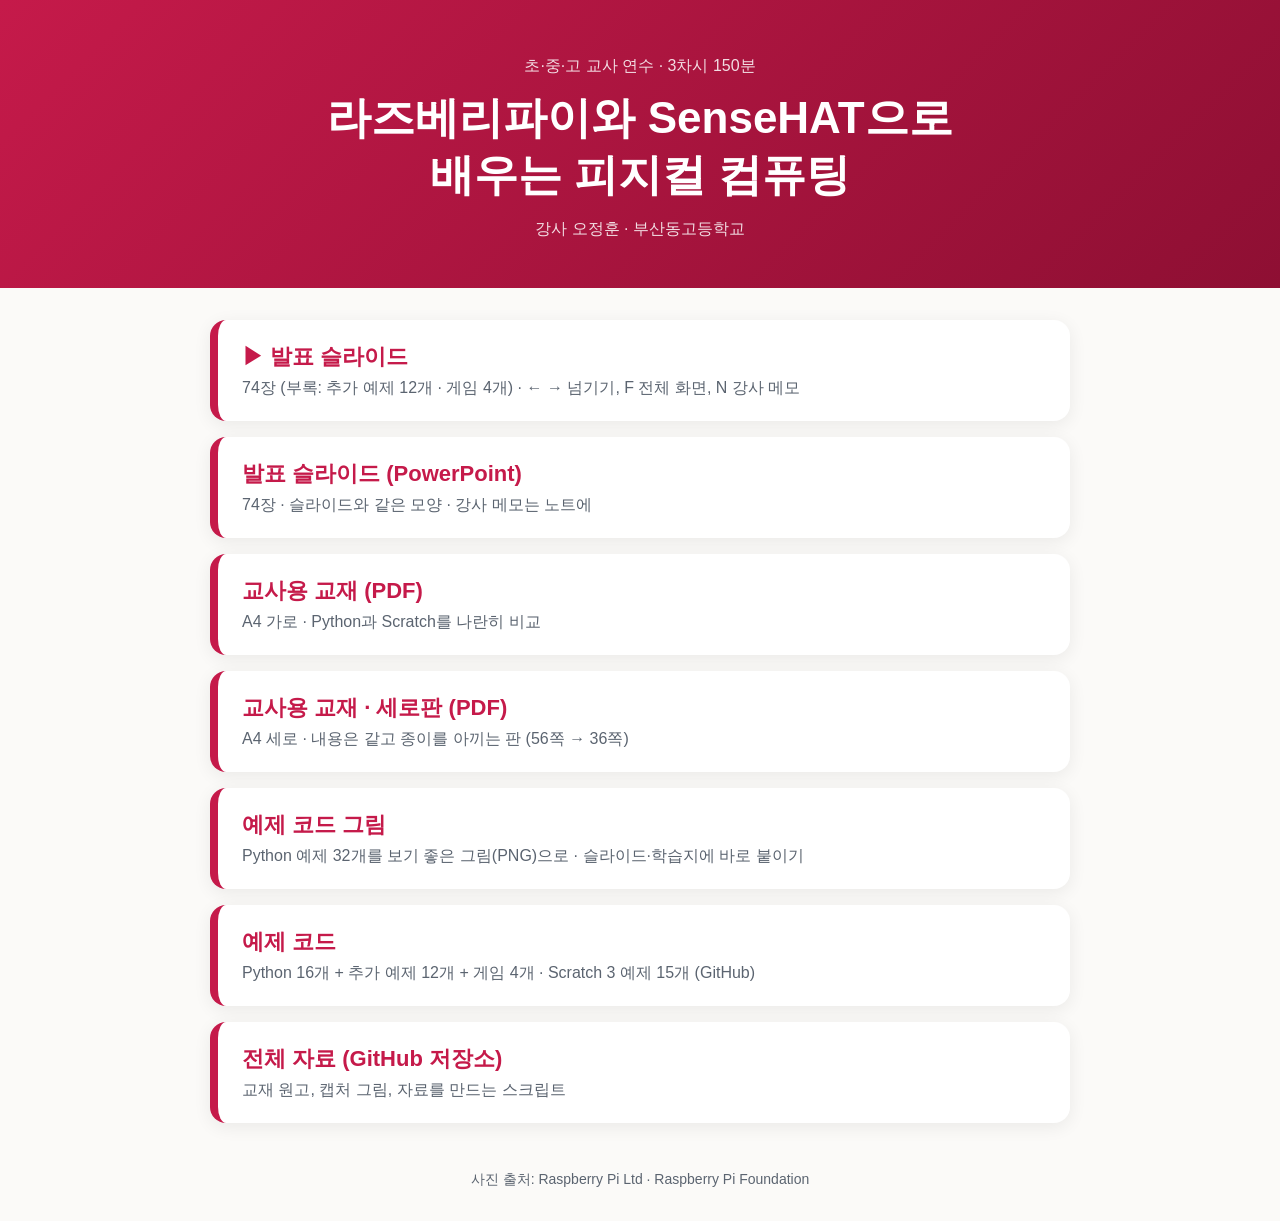
<file: index.html>
<!doctype html>
<html lang="ko">
<head>
<meta charset="utf-8">
<meta name="viewport" content="width=device-width, initial-scale=1">
<title>라즈베리파이와 SenseHAT으로 배우는 피지컬 컴퓨팅</title>
<style>
  body { margin: 0; font-family: 'NanumSquare', 'NanumGothic', 'Malgun Gothic', 'Apple SD Gothic Neo', sans-serif; background: #fbfaf8; color: #1f2328; }
  header { background: linear-gradient(135deg, #c51a4a, #8e0f33); color: #fff; padding: 56px 24px 48px; text-align: center; }
  header p { margin: 0; opacity: .85; }
  h1 { margin: 12px 0 16px; font-size: clamp(28px, 5vw, 44px); line-height: 1.3; }
  main { max-width: 860px; margin: 0 auto; padding: 32px 16px 48px; display: grid; gap: 16px; }
  a.card { display: block; background: #fff; border-radius: 16px; padding: 22px 24px; text-decoration: none; color: inherit;
    box-shadow: 0 4px 18px rgba(0,0,0,.07); border-left: 8px solid #c51a4a; }
  a.card:hover { box-shadow: 0 6px 24px rgba(0,0,0,.14); }
  a.card b { font-size: 22px; color: #c51a4a; }
  a.card span { display: block; margin-top: 6px; color: #5b6470; }
  footer { text-align: center; color: #5b6470; font-size: 14px; padding-bottom: 32px; }
</style>
</head>
<body>
<header>
  <p>초·중·고 교사 연수 · 3차시 150분</p>
  <h1>라즈베리파이와 SenseHAT으로<br>배우는 피지컬 컴퓨팅</h1>
  <p>강사 오정훈 · 부산동고등학교</p>
</header>
<main>
  <a class="card" href="slides/"><b>▶ 발표 슬라이드</b><span>74장 (부록: 추가 예제 12개 · 게임 4개) · ← → 넘기기, F 전체 화면, N 강사 메모</span></a>
  <a class="card" href="slides/발표슬라이드.pptx" download><b>발표 슬라이드 (PowerPoint)</b><span>74장 · 슬라이드와 같은 모양 · 강사 메모는 노트에</span></a>
  <a class="card" href="pdf/연수교재.pdf"><b>교사용 교재 (PDF)</b><span>A4 가로 · Python과 Scratch를 나란히 비교</span></a>
  <a class="card" href="pdf/연수교재_세로.pdf"><b>교사용 교재 · 세로판 (PDF)</b><span>A4 세로 · 내용은 같고 종이를 아끼는 판 (56쪽 → 36쪽)</span></a>
  <a class="card" href="code/carbon/"><b>예제 코드 그림</b><span>Python 예제 32개를 보기 좋은 그림(PNG)으로 · 슬라이드·학습지에 바로 붙이기</span></a>
  <a class="card" href="https://github.com/hermits-diner/sensehat-workshop/tree/main/code"><b>예제 코드</b><span>Python 16개 + 추가 예제 12개 + 게임 4개 · Scratch 3 예제 15개 (GitHub)</span></a>
  <a class="card" href="https://github.com/hermits-diner/sensehat-workshop"><b>전체 자료 (GitHub 저장소)</b><span>교재 원고, 캡처 그림, 자료를 만드는 스크립트</span></a>
</main>
<footer>사진 출처: Raspberry Pi Ltd · Raspberry Pi Foundation</footer>
</body>
</html>
</file>
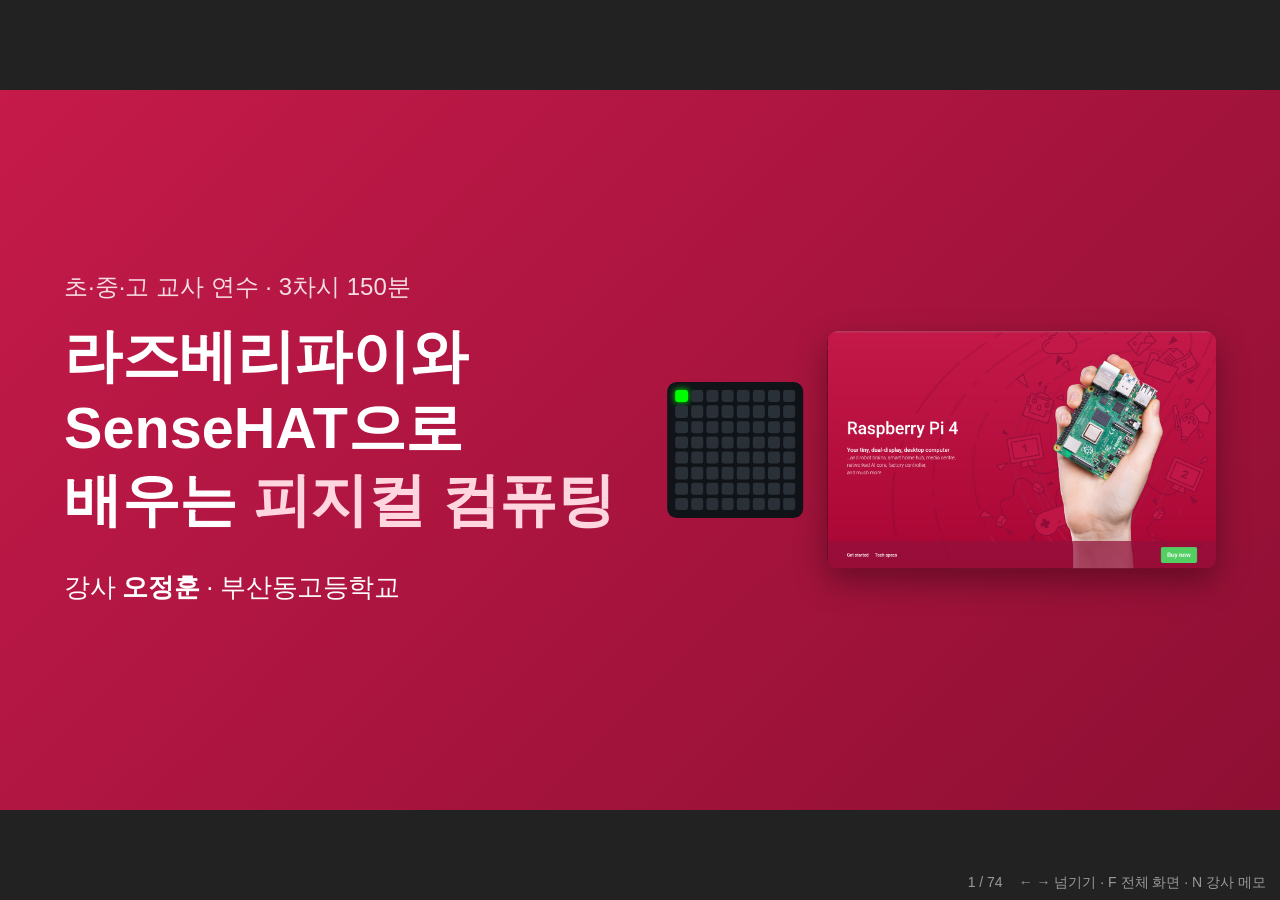
<file: slides/index.html>
<!doctype html>
<html lang="ko"><head><meta charset="utf-8"><meta name="viewport" content="width=device-width, initial-scale=1">
<title>라즈베리파이와 SenseHAT으로 배우는 피지컬 컴퓨팅</title>
<style>/* 슬라이드: 1600×900 무대를 화면 크기에 맞춰 확대·축소 */
:root { --red: #c51a4a; --green: #6cc04a; --ink: #1f2328; --muted: #5b6470; --bg: #fbfaf8; }
* { box-sizing: border-box; }
html, body { margin: 0; height: 100%; background: #222; overflow: hidden;
  font-family: 'NanumSquare', 'NanumGothic', 'Malgun Gothic', 'Apple SD Gothic Neo', sans-serif; color: var(--ink); }
#stage { position: absolute; left: 50%; top: 50%; width: 1600px; height: 900px; transform-origin: 0 0; }
.slide { position: absolute; inset: 0; background: var(--bg); display: none; flex-direction: column; padding: 0 70px 40px; }
.slide.active { display: flex; }
.slide header { height: 118px; display: flex; align-items: center; border-bottom: 5px solid var(--red); margin-bottom: 30px; }
.slide header h2 { margin: 0; font-size: 52px; font-weight: 800; letter-spacing: -1px; }
.slide header::before { content: ""; width: 22px; height: 22px; border-radius: 50%; background: var(--red); margin-right: 20px; flex: none; }
.body { flex: 1; display: flex; flex-direction: column; justify-content: center; gap: 22px; min-height: 0; font-size: 30px; line-height: 1.45; }
.center { text-align: center; }
.big { font-size: 36px; margin: 0; }
.big small { font-size: 26px; color: var(--muted); }
b { color: var(--red); }
code { font-family: 'NanumGothicCoding', 'D2Coding', Consolas, monospace; background: #eef0f3; padding: 0 8px; border-radius: 6px; font-size: .92em; }
ul { margin: 0; padding-left: 1.1em; }
li { margin: 10px 0; }
li::marker { color: var(--red); }
.note { margin: 0; font-size: 27px; color: #444; background: #fff6df; border-left: 8px solid #f0ad00; padding: 12px 20px; border-radius: 8px; }
.note.warn { background: #fdecef; border-color: var(--red); }
.src { font-size: 22px; color: var(--muted); }

/* 레이아웃 */
.two { display: grid; grid-template-columns: 1fr 1fr; gap: 50px; align-items: center; min-height: 0; }
.two.wide-left { grid-template-columns: 1.4fr 1fr; }
.cards3 { display: grid; grid-template-columns: repeat(3, 1fr); gap: 36px; }
.card { background: #fff; border-radius: 22px; padding: 26px; box-shadow: 0 6px 24px rgba(0,0,0,.08); text-align: center; display: flex; flex-direction: column; align-items: center; gap: 12px; }
.card h3 { margin: 0; font-size: 36px; }
.card p { margin: 0; font-size: 26px; color: var(--muted); }
.card .num { background: var(--red); color: #fff; border-radius: 999px; padding: 4px 22px; font-size: 24px; font-weight: bold; }
.card figure img { max-height: 190px; }
.gallery3 { display: grid; grid-template-columns: repeat(3, 1fr); gap: 26px; }

/* 그림 */
figure { margin: 0; display: flex; flex-direction: column; align-items: center; min-height: 0; }
figure img { max-width: 100%; max-height: 560px; border-radius: 12px; box-shadow: 0 6px 22px rgba(0,0,0,.15); background: #fff; }
.gallery3 figure img { max-height: 470px; }
figcaption { font-size: 22px; color: var(--muted); margin-top: 10px; text-align: center; }
.diagram { width: 100%; height: auto; font-family: inherit; }

/* 표 */
table { border-collapse: collapse; font-size: 28px; }
th, td { padding: 10px 18px; border-bottom: 2px solid #e4e1dc; text-align: left; }
th { color: var(--muted); font-weight: bold; white-space: nowrap; }
tr.hl td, tr.hl th { background: #fdecef; }
.settings { margin-top: 18px; }
.summary { margin: 0 auto; font-size: 32px; }
.summary th { color: #fff; background: var(--red); }

/* 흐름 화살표 */
.flow { display: flex; align-items: stretch; margin-top: 18px; }
.flow span { background: #fff; border: 3px solid var(--red); color: var(--red); font-weight: bold; padding: 8px 12px; font-size: 23px; white-space: nowrap; text-align: center; border-radius: 10px; }
.flow span + span { margin-left: 28px; position: relative; }
.flow span + span::before { content: "→"; position: absolute; left: -24px; top: 50%; transform: translateY(-50%); color: var(--muted); }
.flow span small { font-size: 18px; font-weight: normal; }
.flow.small span { font-size: 24px; }

/* 코드 */
pre.code { margin: 0; background: #1e2430; color: #e8eaed; padding: 22px 26px; border-radius: 14px; font-size: 28px; line-height: 1.5;
  font-family: 'DejaVu Sans Mono', Consolas, 'NanumGothicCoding', monospace; white-space: pre; overflow: hidden; }
pre.code code { background: none; padding: 0; font-size: inherit; color: inherit; font-family: inherit; }
pre.term { background: #000; color: #9ef09e; }
.center-code { align-self: center; }
.k { color: #ff9ac1; font-weight: bold; } .s { color: #ffd479; } .n { color: #9fd3ff; } .f { color: #8ef0c0; } .c { color: #8b949e; }

/* Python · Scratch · LED 비교 */
.cmp { display: grid; grid-template-columns: 1.35fr 1fr .6fr; gap: 26px; align-items: start; min-height: 0; }
.cmp .col { min-width: 0; }
.cmp .tag { font-size: 22px; font-weight: bold; letter-spacing: 1px; margin-bottom: 10px; }
.cmp .py .tag { color: #306998; } .cmp .sc .tag { color: #cc7a00; } .cmp .out .tag { color: #2e7d32; }
.cmp pre.code { font-size: 25px; padding: 18px 20px; }
.sbwrap { background: #fff; border: 2px solid #eee4cf; border-radius: 14px; padding: 14px; max-height: 470px; overflow: hidden; }
pre.blocks { margin: 0; white-space: pre; font-size: 20px; }
.nosb { color: var(--muted); font-size: 26px; text-align: center; padding: 40px 0; }
.concept { font-size: 32px; } .concept span { background: var(--green); color: #fff; font-weight: bold; padding: 4px 16px; border-radius: 8px; margin-right: 10px; font-size: 26px; }
.try { margin: 0; font-size: 28px; color: #444; }

/* LED */
.ledrow { display: flex; align-items: center; gap: 10px; flex-wrap: wrap; justify-content: center; }
.ledrow .arrow { color: var(--muted); font-size: 30px; }
.ledbox { display: flex; flex-direction: column; align-items: center; gap: 6px; }
.ledbox span { font-size: 20px; color: var(--muted); }
.led { display: grid; grid-template-columns: repeat(8, 1fr); gap: 4px; width: 190px; padding: 10px; background: #101418; border-radius: 12px; }
.led i { aspect-ratio: 1; border-radius: 3px; background: var(--c); box-shadow: 0 0 8px var(--c); }
.led i.off { background: #2a3038; box-shadow: none; }
.cmp .ledrow { flex-direction: column; }
.cmp .ledrow .arrow { transform: rotate(90deg); }
.cmp .led { width: 150px; }
.card .led { width: 170px; }

/* 좌표 */
.coord { display: grid; grid-template-columns: 60px 1fr; grid-template-rows: 40px 1fr; font-size: 26px; }
.coord .xlab { grid-column: 2; font-family: 'NanumGothicCoding', monospace; color: var(--muted); letter-spacing: 12px; padding-left: 14px; }
.coord .ylab { grid-row: 2; color: var(--muted); }
.cgrid { display: grid; grid-template-columns: repeat(8, 58px); gap: 6px; background: #101418; padding: 14px; border-radius: 14px; width: max-content; }
.cgrid i { width: 58px; height: 58px; border-radius: 6px; background: #2a3038; color: #fff; font-style: normal; font-size: 18px; display: flex; align-items: center; justify-content: center; }
.cgrid i.g { background: #38d34a; box-shadow: 0 0 14px #38d34a; } .cgrid i.r { background: #ff3b3b; box-shadow: 0 0 14px #ff3b3b; }
.rainbow-wrap .led { width: 330px; margin: 0 auto; }

/* QR */
.qrs { display: flex; gap: 60px; justify-content: center; }
.qr { display: flex; flex-direction: column; align-items: center; gap: 14px; }
.qrcode { background: #fff; padding: 14px; border-radius: 12px; box-shadow: 0 4px 16px rgba(0,0,0,.1); }
.qrlabel { text-align: center; font-size: 26px; } .qrlabel small { color: var(--muted); font-size: 21px; }
.url { font-size: 48px; margin: 0; font-weight: 800; }

/* 표지 · 구분 */
.cover-slide, .div-slide { padding: 0; }
.cover { flex: 1; display: grid; grid-template-columns: 1.1fr 1fr; align-items: center; background: linear-gradient(135deg, #c51a4a, #8e0f33); color: #fff; padding: 0 80px; }
.cover h1 { font-size: 72px; line-height: 1.25; margin: 20px 0 40px; font-weight: 800; }
.cover h1 em { font-style: normal; color: #ffd6e0; }
.cover .kicker { font-size: 30px; opacity: .85; margin: 0; }
.cover .who { font-size: 32px; } .cover .who b { color: #fff; }
.cover-art { display: flex; align-items: center; gap: 30px; }
.cover-art .led { width: 170px; }
.cover-art figure img { max-height: 520px; box-shadow: 0 16px 40px rgba(0,0,0,.35); }
.slide.cover-slide .body, .slide.div-slide .body { padding: 0; font-size: inherit; }
.divider { flex: 1; display: flex; flex-direction: column; justify-content: center; padding: 0 120px; background: var(--red); color: #fff; }
.divider p { font-size: 40px; margin: 0; opacity: .85; }
.divider h1 { font-size: 84px; margin: 10px 0 0; line-height: 1.2; }
.who { font-size: 28px; }

/* 강사 메모 · 하단 막대 */
.notes { display: none; position: absolute; left: 70px; right: 70px; bottom: 16px; background: #fff8e6; border: 2px solid #f0ad00; padding: 10px 18px; border-radius: 10px; font-size: 22px; }
body.show-notes .notes { display: block; }
.errors pre.code { font-size: 21px; text-align: left; align-self: stretch; }
#bar { position: fixed; right: 14px; bottom: 8px; color: #999; font-size: 14px; font-family: sans-serif; display: flex; gap: 16px; }
body:fullscreen #bar .keys { display: none; }
@media print { #bar { display: none; } }

/* 부록: 추가 예제 */
.minis { display: grid; grid-template-columns: repeat(6, 1fr); gap: 18px; }
.mini { background: #fff; border-radius: 16px; padding: 12px 8px; box-shadow: 0 4px 16px rgba(0,0,0,.07); display: flex; flex-direction: column; align-items: center; gap: 8px; }
.mini .num { background: var(--red); color: #fff; border-radius: 999px; padding: 2px 14px; font-size: 20px; font-weight: bold; }
.mini h4 { margin: 0; font-size: 21px; text-align: center; line-height: 1.3; }
.mini .ledrow { flex-wrap: nowrap; gap: 4px; }
.mini .ledrow .arrow { font-size: 16px; }
.mini .led { width: 86px; padding: 5px; gap: 2px; border-radius: 8px; }
.mini .led i { box-shadow: none; }
.cmp.only-py { grid-template-columns: 1.7fr .6fr; }
.cmp.only-py pre.code { max-height: 610px; }
.cmp .tag small { font-weight: normal; color: var(--muted); letter-spacing: 0; }
</style>
<script src="lib/scratchblocks.min.js"></script><script src="lib/qrcode.min.js"></script>
</head><body>
<div id="stage"><section class="slide cover-slide" data-n="1"><div class="body">
<div class="cover">
  <div class="cover-text">
    <p class="kicker">초·중·고 교사 연수 · 3차시 150분</p>
    <h1>라즈베리파이와 SenseHAT으로<br>배우는 <em>피지컬 컴퓨팅</em></h1>
    <p class="who">강사 <b>오정훈</b> · 부산동고등학교</p>
  </div>
  <div class="cover-art"><div class="ledrow"><div class="ledbox"><div class="led"><i style="--c:rgb(0,252,0)"></i><i style="--c:rgb(0,0,0)" class=off></i><i style="--c:rgb(0,0,0)" class=off></i><i style="--c:rgb(0,0,0)" class=off></i><i style="--c:rgb(0,0,0)" class=off></i><i style="--c:rgb(0,0,0)" class=off></i><i style="--c:rgb(0,0,0)" class=off></i><i style="--c:rgb(0,0,0)" class=off></i><i style="--c:rgb(0,0,0)" class=off></i><i style="--c:rgb(0,0,0)" class=off></i><i style="--c:rgb(0,0,0)" class=off></i><i style="--c:rgb(0,0,0)" class=off></i><i style="--c:rgb(0,0,0)" class=off></i><i style="--c:rgb(0,0,0)" class=off></i><i style="--c:rgb(0,0,0)" class=off></i><i style="--c:rgb(0,0,0)" class=off></i><i style="--c:rgb(0,0,0)" class=off></i><i style="--c:rgb(0,0,0)" class=off></i><i style="--c:rgb(0,0,0)" class=off></i><i style="--c:rgb(0,0,0)" class=off></i><i style="--c:rgb(0,0,0)" class=off></i><i style="--c:rgb(0,0,0)" class=off></i><i style="--c:rgb(0,0,0)" class=off></i><i style="--c:rgb(0,0,0)" class=off></i><i style="--c:rgb(0,0,0)" class=off></i><i style="--c:rgb(0,0,0)" class=off></i><i style="--c:rgb(0,0,0)" class=off></i><i style="--c:rgb(0,0,0)" class=off></i><i style="--c:rgb(0,0,0)" class=off></i><i style="--c:rgb(0,0,0)" class=off></i><i style="--c:rgb(0,0,0)" class=off></i><i style="--c:rgb(0,0,0)" class=off></i><i style="--c:rgb(0,0,0)" class=off></i><i style="--c:rgb(0,0,0)" class=off></i><i style="--c:rgb(0,0,0)" class=off></i><i style="--c:rgb(0,0,0)" class=off></i><i style="--c:rgb(0,0,0)" class=off></i><i style="--c:rgb(0,0,0)" class=off></i><i style="--c:rgb(0,0,0)" class=off></i><i style="--c:rgb(0,0,0)" class=off></i><i style="--c:rgb(0,0,0)" class=off></i><i style="--c:rgb(0,0,0)" class=off></i><i style="--c:rgb(0,0,0)" class=off></i><i style="--c:rgb(0,0,0)" class=off></i><i style="--c:rgb(0,0,0)" class=off></i><i style="--c:rgb(0,0,0)" class=off></i><i style="--c:rgb(0,0,0)" class=off></i><i style="--c:rgb(0,0,0)" class=off></i><i style="--c:rgb(0,0,0)" class=off></i><i style="--c:rgb(0,0,0)" class=off></i><i style="--c:rgb(0,0,0)" class=off></i><i style="--c:rgb(0,0,0)" class=off></i><i style="--c:rgb(0,0,0)" class=off></i><i style="--c:rgb(0,0,0)" class=off></i><i style="--c:rgb(0,0,0)" class=off></i><i style="--c:rgb(0,0,0)" class=off></i><i style="--c:rgb(0,0,0)" class=off></i><i style="--c:rgb(0,0,0)" class=off></i><i style="--c:rgb(0,0,0)" class=off></i><i style="--c:rgb(0,0,0)" class=off></i><i style="--c:rgb(0,0,0)" class=off></i><i style="--c:rgb(0,0,0)" class=off></i><i style="--c:rgb(0,0,0)" class=off></i><i style="--c:rgb(0,0,0)" class=off></i></div></div></div><figure class="cover-img"><img src="images/web_pi4_product.png" alt=""></figure></div>
</div></div></section><section class="slide " data-n="2"><header><h2>오늘의 여정</h2></header><div class="body">
<div class="cards3">
  <div class="card"><div class="num">1차시</div><h3>시작하기</h3><figure class=""><img src="images/imager_01_device.png" alt=""></figure><p>OS 설치 · 한글 설정 · 첫 코드</p></div>
  <div class="card"><div class="num">2차시</div><h3>파이썬 기초 12단계</h3><div class="ledrow"><div class="ledbox"><div class="led"><i style="--c:rgb(248,0,0)"></i><i style="--c:rgb(248,0,0)"></i><i style="--c:rgb(248,0,0)"></i><i style="--c:rgb(248,0,0)"></i><i style="--c:rgb(248,0,0)"></i><i style="--c:rgb(248,0,0)"></i><i style="--c:rgb(248,0,0)"></i><i style="--c:rgb(248,0,0)"></i><i style="--c:rgb(0,0,0)" class=off></i><i style="--c:rgb(0,0,0)" class=off></i><i style="--c:rgb(0,0,0)" class=off></i><i style="--c:rgb(0,0,0)" class=off></i><i style="--c:rgb(0,0,0)" class=off></i><i style="--c:rgb(0,0,0)" class=off></i><i style="--c:rgb(0,0,0)" class=off></i><i style="--c:rgb(0,0,0)" class=off></i><i style="--c:rgb(0,0,0)" class=off></i><i style="--c:rgb(0,0,0)" class=off></i><i style="--c:rgb(0,0,0)" class=off></i><i style="--c:rgb(0,0,0)" class=off></i><i style="--c:rgb(0,0,0)" class=off></i><i style="--c:rgb(0,0,0)" class=off></i><i style="--c:rgb(0,0,0)" class=off></i><i style="--c:rgb(0,0,0)" class=off></i><i style="--c:rgb(0,0,0)" class=off></i><i style="--c:rgb(0,0,0)" class=off></i><i style="--c:rgb(0,0,0)" class=off></i><i style="--c:rgb(0,0,0)" class=off></i><i style="--c:rgb(0,0,0)" class=off></i><i style="--c:rgb(0,0,0)" class=off></i><i style="--c:rgb(0,0,0)" class=off></i><i style="--c:rgb(0,0,0)" class=off></i><i style="--c:rgb(0,0,0)" class=off></i><i style="--c:rgb(0,0,0)" class=off></i><i style="--c:rgb(0,0,0)" class=off></i><i style="--c:rgb(0,0,0)" class=off></i><i style="--c:rgb(0,0,0)" class=off></i><i style="--c:rgb(0,0,0)" class=off></i><i style="--c:rgb(0,0,0)" class=off></i><i style="--c:rgb(0,0,0)" class=off></i><i style="--c:rgb(0,0,0)" class=off></i><i style="--c:rgb(0,0,0)" class=off></i><i style="--c:rgb(0,0,0)" class=off></i><i style="--c:rgb(0,0,0)" class=off></i><i style="--c:rgb(0,0,0)" class=off></i><i style="--c:rgb(0,0,0)" class=off></i><i style="--c:rgb(0,0,0)" class=off></i><i style="--c:rgb(0,0,0)" class=off></i><i style="--c:rgb(0,0,0)" class=off></i><i style="--c:rgb(0,0,0)" class=off></i><i style="--c:rgb(0,0,0)" class=off></i><i style="--c:rgb(0,0,0)" class=off></i><i style="--c:rgb(0,0,0)" class=off></i><i style="--c:rgb(0,0,0)" class=off></i><i style="--c:rgb(0,0,0)" class=off></i><i style="--c:rgb(0,0,0)" class=off></i><i style="--c:rgb(0,0,0)" class=off></i><i style="--c:rgb(0,0,0)" class=off></i><i style="--c:rgb(0,0,0)" class=off></i><i style="--c:rgb(0,0,0)" class=off></i><i style="--c:rgb(0,0,0)" class=off></i><i style="--c:rgb(0,0,0)" class=off></i><i style="--c:rgb(0,0,0)" class=off></i><i style="--c:rgb(0,0,0)" class=off></i></div></div></div><p>한 단계 = 새 개념 1개</p></div>
  <div class="card"><div class="num">3차시</div><h3>미니 프로젝트</h3><div class="ledrow"><div class="ledbox"><div class="led"><i style="--c:rgb(0,0,0)" class=off></i><i style="--c:rgb(0,0,0)" class=off></i><i style="--c:rgb(0,0,0)" class=off></i><i style="--c:rgb(0,0,0)" class=off></i><i style="--c:rgb(0,0,0)" class=off></i><i style="--c:rgb(0,0,0)" class=off></i><i style="--c:rgb(0,0,0)" class=off></i><i style="--c:rgb(0,0,0)" class=off></i><i style="--c:rgb(0,0,0)" class=off></i><i style="--c:rgb(0,0,0)" class=off></i><i style="--c:rgb(0,0,0)" class=off></i><i style="--c:rgb(0,0,0)" class=off></i><i style="--c:rgb(248,252,248)"></i><i style="--c:rgb(0,0,0)" class=off></i><i style="--c:rgb(0,0,0)" class=off></i><i style="--c:rgb(0,0,0)" class=off></i><i style="--c:rgb(0,0,0)" class=off></i><i style="--c:rgb(0,0,0)" class=off></i><i style="--c:rgb(0,0,0)" class=off></i><i style="--c:rgb(248,252,248)"></i><i style="--c:rgb(248,252,248)"></i><i style="--c:rgb(0,0,0)" class=off></i><i style="--c:rgb(0,0,0)" class=off></i><i style="--c:rgb(0,0,0)" class=off></i><i style="--c:rgb(0,0,0)" class=off></i><i style="--c:rgb(0,0,0)" class=off></i><i style="--c:rgb(248,252,248)"></i><i style="--c:rgb(0,0,0)" class=off></i><i style="--c:rgb(248,252,248)"></i><i style="--c:rgb(0,0,0)" class=off></i><i style="--c:rgb(0,0,0)" class=off></i><i style="--c:rgb(0,0,0)" class=off></i><i style="--c:rgb(0,0,0)" class=off></i><i style="--c:rgb(248,252,248)"></i><i style="--c:rgb(0,0,0)" class=off></i><i style="--c:rgb(0,0,0)" class=off></i><i style="--c:rgb(248,252,248)"></i><i style="--c:rgb(0,0,0)" class=off></i><i style="--c:rgb(0,0,0)" class=off></i><i style="--c:rgb(0,0,0)" class=off></i><i style="--c:rgb(0,0,0)" class=off></i><i style="--c:rgb(248,252,248)"></i><i style="--c:rgb(248,252,248)"></i><i style="--c:rgb(248,252,248)"></i><i style="--c:rgb(248,252,248)"></i><i style="--c:rgb(248,252,248)"></i><i style="--c:rgb(0,0,0)" class=off></i><i style="--c:rgb(0,0,0)" class=off></i><i style="--c:rgb(0,0,0)" class=off></i><i style="--c:rgb(0,0,0)" class=off></i><i style="--c:rgb(0,0,0)" class=off></i><i style="--c:rgb(0,0,0)" class=off></i><i style="--c:rgb(248,252,248)"></i><i style="--c:rgb(0,0,0)" class=off></i><i style="--c:rgb(0,0,0)" class=off></i><i style="--c:rgb(0,0,0)" class=off></i><i style="--c:rgb(0,0,0)" class=off></i><i style="--c:rgb(0,0,0)" class=off></i><i style="--c:rgb(0,0,0)" class=off></i><i style="--c:rgb(0,0,0)" class=off></i><i style="--c:rgb(248,252,248)"></i><i style="--c:rgb(0,0,0)" class=off></i><i style="--c:rgb(0,0,0)" class=off></i><i style="--c:rgb(0,0,0)" class=off></i></div></div></div><p>기울기 · 컬러 · 주사위 + 수업 적용</p></div>
</div>
<p class="big center">코드를 몰라도 괜찮습니다. <b>한 번에 한 가지씩!</b></p></div><aside class="notes">강사: 오늘은 코드를 거의 몰라도 괜찮습니다. 한 번에 한 가지씩만 배웁니다.</aside></section><section class="slide " data-n="3"><header><h2>지금 바로! SD카드 굽기 시작</h2></header><div class="body">
<div class="two">
  <div>
    <p class="big">설치할 OS: <b>Raspberry Pi OS Full (64-bit)</b><br><small>Scratch 3 · Thonny · SenseHAT 라이브러리 포함</small></p>
    <div class="flow"><span>장치</span><span>운영 체제</span><span>저장소</span><span>사용자 지정</span><span>기록</span></div>
    <table class="settings">
      <tr><th>호스트 이름</th><td><code>raspberrypi</code> (그대로)</td></tr>
      <tr><th>지역화</th><td>수도 도시 <b>Seoul</b> → 시간대·키보드 자동</td></tr>
      <tr><th>사용자</th><td><code>pi</code> / <code>11111111</code></td></tr>
      <tr><th>Wi‑Fi</th><td><code>SWAI_5G</code> / <code>swai2024</code></td></tr>
    </table>
  </div>
  <div><figure class=""><img src="images/imager_01_device.png" alt="Raspberry Pi Imager 2.0"><figcaption>Raspberry Pi Imager 2.0</figcaption></figure></div>
</div></div><aside class="notes">강사: 굽는 데 10분 넘게 걸리니, 시작 버튼만 누르고 앞을 봐 주세요. 이미지 파일은 USB 메모리로 나눠 드립니다.</aside></section><section class="slide " data-n="4"><header><h2>Imager 따라 하기 ① 장치 · 운영 체제</h2></header><div class="body">
<div class="gallery3">
  <figure class=""><img src="images/imager_01_device.png" alt="① Raspberry Pi 4"><figcaption>① Raspberry Pi 4</figcaption></figure>
  <figure class=""><img src="images/imager_02_os_list.png" alt="② Raspberry Pi OS (other)"><figcaption>② Raspberry Pi OS (other)</figcaption></figure>
  <figure class=""><img src="images/imager_03_os_full.png" alt="③ Full (64-bit)"><figcaption>③ Full (64-bit)</figcaption></figure>
</div>
<p class="note">USB로 받은 파일을 쓸 때는 목록 맨 아래 <b>사용자 정의 이미지 사용</b></p></div></section><section class="slide " data-n="5"><header><h2>Imager 따라 하기 ② 저장소 · 이름 · 지역</h2></header><div class="body">
<div class="gallery3">
  <figure class=""><img src="images/imager_04_storage.png" alt="④ 내 SD카드"><figcaption>④ 내 SD카드</figcaption></figure>
  <figure class=""><img src="images/imager_05_hostname.png" alt="⑤ raspberrypi"><figcaption>⑤ raspberrypi</figcaption></figure>
  <figure class=""><img src="images/imager_06_locale.png" alt="⑥ 수도 도시 Seoul"><figcaption>⑥ 수도 도시 Seoul</figcaption></figure>
</div>
<p class="note warn">⚠ 저장소는 반드시 <b>SD카드</b>! 다른 USB 저장장치를 고르면 지워집니다.</p></div></section><section class="slide " data-n="6"><header><h2>Imager 따라 하기 ③ 사용자 · Wi‑Fi</h2></header><div class="body">
<div class="gallery3">
  <figure class=""><img src="images/imager_07_user.png" alt="⑦ pi / 11111111"><figcaption>⑦ pi / 11111111</figcaption></figure>
  <figure class=""><img src="images/imager_08_wifi.png" alt="⑧ SWAI_5G / swai2024"><figcaption>⑧ SWAI_5G / swai2024</figcaption></figure>
  <figure class=""><img src="images/imager_09_ssh.png" alt="⑨ SSH는 켜지 않음"><figcaption>⑨ SSH는 켜지 않음</figcaption></figure>
</div>
<p class="note">Wi‑Fi 칸에 지금 연결된 이름이 미리 채워져 있으면 지우고 <code>SWAI_5G</code> 입력</p></div></section><section class="slide " data-n="7"><header><h2>Imager 따라 하기 ④ 기록</h2></header><div class="body">
<div class="two">
  <div><figure class=""><img src="images/imager_10_connect.png" alt="⑩ 라즈베리 파이 커넥트: 켜지 않음"><figcaption>⑩ 라즈베리 파이 커넥트: 켜지 않음</figcaption></figure></div>
  <div><figure class=""><img src="images/imager_11_write.png" alt="⑪ 요약 확인 → 기록"><figcaption>⑪ 요약 확인 → 기록</figcaption></figure></div>
</div>
<p class="note warn">⚠ 기록하면 SD카드의 내용이 <b>모두 지워집니다</b></p></div></section><section class="slide " data-n="8"><header><h2>참고 영상 · OS 설치 (Imager 2.0)</h2></header><div class="body">
<div class="qrs">
  <div class="qr"><div class="qrcode" data-url="https://www.youtube.com/watch?v=RV0saVGXQ5k"></div><div class="qrlabel">How to Install Raspberry Pi OS<br>Using Imager 2.0<br><small>Gadgets Pod · 2025.11</small></div></div>
  <div class="qr"><div class="qrcode" data-url="https://www.youtube.com/watch?v=MepM1juFYzA"></div><div class="qrlabel">Raspberry Pi Imager 2.0:<br>Set Up in Minutes<br><small>Gary Explains · 2025.11</small></div></div>
</div>
<p class="note">Imager는 2025년 10월 2.0으로 크게 바뀌었습니다. 예전(1.x) 영상은 화면이 다릅니다.</p></div></section><section class="slide " data-n="9"><header><h2>피지컬 컴퓨팅이란?</h2></header><div class="body">
<svg class="diagram" viewBox="0 0 1400 330">
  <defs><marker id="ar" markerWidth="10" markerHeight="10" refX="8" refY="5" orient="auto"><path d="M0,0 L10,5 L0,10 z" fill="#c51a4a"/></marker></defs>
  <g font-size="34" text-anchor="middle">
    <rect x="20" y="60" width="360" height="200" rx="24" fill="#e8f4ff" stroke="#306998" stroke-width="4"/>
    <text x="200" y="135" font-weight="bold" fill="#306998">입력</text><text x="200" y="190">센서 · 버튼</text><text x="200" y="235" font-size="26" fill="#555">온도 · 기울기 · 조이스틱</text>
    <rect x="520" y="60" width="360" height="200" rx="24" fill="#fdecef" stroke="#c51a4a" stroke-width="4"/>
    <text x="700" y="135" font-weight="bold" fill="#c51a4a">처리</text><text x="700" y="190">라즈베리파이</text><text x="700" y="235" font-size="26" fill="#555">우리가 짠 프로그램</text>
    <rect x="1020" y="60" width="360" height="200" rx="24" fill="#eefbe8" stroke="#3c8d1f" stroke-width="4"/>
    <text x="1200" y="135" font-weight="bold" fill="#3c8d1f">출력</text><text x="1200" y="190">LED · 화면 · 소리</text><text x="1200" y="235" font-size="26" fill="#555">8×8 컬러 LED</text>
  </g>
  <path d="M390 160 H505" stroke="#c51a4a" stroke-width="8" marker-end="url(#ar)"/>
  <path d="M890 160 H1005" stroke="#c51a4a" stroke-width="8" marker-end="url(#ar)"/>
</svg>
<p class="big center">컴퓨터가 <b>세상을 느끼고</b> <b>반응</b>하는 것 → 생활 속 예: 자동문 · 스마트 가로등 · 체온계</p></div></section><section class="slide " data-n="10"><header><h2>공식 홈페이지</h2></header><div class="body">
<div class="two">
  <div>
    <p class="url">raspberrypi<b>.com</b></p><p>라즈베리파이 회사<br>제품 · OS 다운로드 · 설명서</p>
    <p class="url">raspberrypi<b>.org</b></p><p>라즈베리파이 재단<br><b>무료</b> 수업 자료 · 교사 연수 · 코드 클럽</p>
  </div>
  <div><figure class=""><img src="images/web_raspberrypi_com.png" alt="출처: raspberrypi.com"><figcaption>출처: raspberrypi.com</figcaption></figure></div>
</div></div></section><section class="slide " data-n="11"><header><h2>영국 교실의 컴퓨팅 수업</h2></header><div class="body">
<div class="two">
  <div><figure class=""><img src="images/web_rpf_teach_hero.png" alt="출처: raspberrypi.org/teach"><figcaption>출처: raspberrypi.org/teach</figcaption></figure></div>
  <div><figure class=""><img src="images/web_rpf_teach_classroom.png" alt="출처: raspberrypi.org/teach"><figcaption>출처: raspberrypi.org/teach</figcaption></figure></div>
</div>
<p class="big center">영국은 초등학생부터 컴퓨팅을 배우고, 재단은 수업 자료와 교사 연수를 <b>무료</b>로 제공합니다</p></div></section><section class="slide " data-n="12"><header><h2>라즈베리파이의 역사</h2></header><div class="body">
<svg class="diagram" viewBox="0 0 1420 330"><line x1="40" y1="150" x2="1380" y2="150" stroke="#bbb" stroke-width="8"/><g transform="translate(90,0)"><circle cy="150" r="16" fill="#6cc04a"/><text y="225" text-anchor="middle" font-size="34" font-weight="bold">2009</text><text y="265" text-anchor="middle" font-size="26">재단 설립</text><text y="300" text-anchor="middle" font-size="22" fill="#666">영국 케임브리지</text></g><g transform="translate(295,0)"><circle cy="150" r="16" fill="#6cc04a"/><text y="95" text-anchor="middle" font-size="34" font-weight="bold">2012</text><text y="55" text-anchor="middle" font-size="26">Pi 1</text><text y="20" text-anchor="middle" font-size="22" fill="#666">35달러</text></g><g transform="translate(500,0)"><circle cy="150" r="16" fill="#6cc04a"/><text y="225" text-anchor="middle" font-size="34" font-weight="bold">2015</text><text y="265" text-anchor="middle" font-size="26">Pi Zero · Astro Pi</text><text y="300" text-anchor="middle" font-size="22" fill="#666">우주정거장에!</text></g><g transform="translate(705,0)"><circle cy="150" r="16" fill="#6cc04a"/><text y="95" text-anchor="middle" font-size="34" font-weight="bold">2016</text><text y="55" text-anchor="middle" font-size="26">Pi 3</text><text y="20" text-anchor="middle" font-size="22" fill="#666">Wi‑Fi 내장</text></g><g transform="translate(910,0)"><circle cy="150" r="24" fill="#c51a4a"/><text y="225" text-anchor="middle" font-size="34" font-weight="bold">2019</text><text y="265" text-anchor="middle" font-size="26">Pi 4</text><text y="300" text-anchor="middle" font-size="22" fill="#666">오늘 쓰는 보드</text></g><g transform="translate(1115,0)"><circle cy="150" r="16" fill="#6cc04a"/><text y="95" text-anchor="middle" font-size="34" font-weight="bold">2021</text><text y="55" text-anchor="middle" font-size="26">Pico</text><text y="20" text-anchor="middle" font-size="22" fill="#666">마이크로컨트롤러</text></g><g transform="translate(1320,0)"><circle cy="150" r="16" fill="#6cc04a"/><text y="225" text-anchor="middle" font-size="34" font-weight="bold">2023</text><text y="265" text-anchor="middle" font-size="26">Pi 5</text><text y="300" text-anchor="middle" font-size="22" fill="#666">최신</text></g></svg>
<p class="big center">"학생들이 <b>싸고 쉽게</b> 프로그래밍을 배울 컴퓨터" → 전 세계 <b>수천만 대</b></p></div><aside class="notes">강사: 2009년 케임브리지 대학의 에벤 업튼 등이 재단을 세웠습니다. 2015년에는 SenseHAT을 단 Astro Pi가 우주정거장에 갔습니다.</aside></section><section class="slide " data-n="13"><header><h2>Raspberry Pi 4B 제원</h2></header><div class="body">
<div class="two">
  <div><figure class=""><img src="images/web_pi4_product.png" alt="출처: raspberrypi.com"><figcaption>출처: raspberrypi.com</figcaption></figure></div>
  <div><table class="spec">
    <tr><th>CPU</th><td>4코어 ARM Cortex‑A72 · 1.8GHz</td></tr>
    <tr><th>메모리</th><td><b>8GB</b></td></tr>
    <tr><th>무선</th><td>Wi‑Fi 2.4/5GHz · 블루투스 5.0</td></tr>
    <tr><th>USB</th><td>USB 3.0 ×2 · USB 2.0 ×2</td></tr>
    <tr><th>화면</th><td>HDMI ×2 (4K)</td></tr>
    <tr><th>저장</th><td>microSD 카드</td></tr>
    <tr><th>전원</th><td>USB‑C 5V 3A</td></tr>
    <tr class="hl"><th>GPIO</th><td><b>40핀</b> → SenseHAT을 꽂는 곳</td></tr>
  </table></div>
</div></div></section><section class="slide " data-n="14"><header><h2>가격: 35달러 컴퓨터가 비싸진 이유</h2></header><div class="body">
<div class="two wide-left">
  <svg class="diagram" viewBox="0 0 1260 440"><line x1="80" y1="360" x2="1240" y2="360" stroke="#999" stroke-width="3"/><g transform="translate(140,0)"><rect x="0" y="293.5" width="120" height="66.5" fill="#9bb7d4"/><text x="60" y="283.5" text-anchor="middle" font-size="30">$35</text><rect x="140" y="293.5" width="120" height="66.5" fill="#c51a4a"/><text x="200" y="283.5" text-anchor="middle" font-size="30" font-weight="bold">$35</text><text x="130" y="405" text-anchor="middle" font-size="32" font-weight="bold">1GB</text></g><g transform="translate(540,0)"><rect x="0" y="255.5" width="120" height="104.5" fill="#9bb7d4"/><text x="60" y="245.5" text-anchor="middle" font-size="30">$55</text><rect x="140" y="170.0" width="120" height="190.0" fill="#c51a4a"/><text x="200" y="160.0" text-anchor="middle" font-size="30" font-weight="bold">$100</text><text x="130" y="405" text-anchor="middle" font-size="32" font-weight="bold">4GB</text></g><g transform="translate(940,0)"><rect x="0" y="217.5" width="120" height="142.5" fill="#9bb7d4"/><text x="60" y="207.5" text-anchor="middle" font-size="30">$75</text><rect x="140" y="46.5" width="120" height="313.5" fill="#c51a4a"/><text x="200" y="36.5" text-anchor="middle" font-size="30" font-weight="bold">$165</text><text x="130" y="405" text-anchor="middle" font-size="32" font-weight="bold">8GB</text></g>
    <rect x="880" y="10" width="28" height="28" fill="#9bb7d4"/><text x="918" y="34" font-size="26">출시 가격</text>
    <rect x="880" y="50" width="28" height="28" fill="#c51a4a"/><text x="918" y="74" font-size="26">2026년 4월 이후</text></svg>
  <div><ul><li><b>AI 데이터센터</b>가 고성능 메모리를 대량으로 씀</li><li>메모리 공장이 그쪽 생산으로 몰림</li><li>LPDDR4 메모리 값 1년 새 <b>약 7배</b></li><li>메모리가 큰 모델일수록 많이 오름</li></ul>
  <p class="src">라즈베리파이 공식 발표 (2025.12 · 2026.2 · 2026.4)</p></div>
</div></div><aside class="notes">강사: AI 발전이 교실 컴퓨터 값에도 영향을 줍니다. 학생들과 반도체 수요와 공급 이야기를 나눠 보세요.</aside></section><section class="slide " data-n="15"><header><h2>소개 영상</h2></header><div class="body">
<div class="qrs">
  <div class="qr"><div class="qrcode" data-url="https://www.youtube.com/watch?v=uXUjwk2-qx4"></div><div class="qrlabel">What is a Raspberry Pi?<br><small>공식 채널 · 영어</small></div></div>
  <div class="qr"><div class="qrcode" data-url="https://www.youtube.com/watch?v=5Oz78pxED80"></div><div class="qrlabel">What is a Raspberry Pi 4<br><small>공식 채널 · 영어</small></div></div>
  <div class="qr"><div class="qrcode" data-url="https://www.youtube.com/watch?v=rFtrC11zcsc"></div><div class="qrlabel">라즈베리 파이 소개 및 설치 방법<br><small>다두이노 · 한국어</small></div></div>
</div></div><aside class="notes">강사: 시간이 되면 2~3분 정도 보여 줍니다.</aside></section><section class="slide " data-n="16"><header><h2>Argon One V2 케이스</h2></header><div class="body">
<div class="two">
  <svg class="diagram" viewBox="0 0 700 460">
    <rect x="60" y="80" width="580" height="300" rx="30" fill="#d9dde2" stroke="#8a929b" stroke-width="5"/>
    <rect x="150" y="120" width="400" height="90" rx="12" fill="#3a3f45"/><text x="350" y="175" text-anchor="middle" font-size="28" fill="#fff">자석 덮개 → GPIO 40핀</text>
    <text x="350" y="275" text-anchor="middle" font-size="30" fill="#333">알루미늄 케이스 + 냉각 팬</text>
    <rect x="60" y="380" width="580" height="46" fill="#8a929b"/><text x="350" y="413" text-anchor="middle" font-size="26" fill="#fff">뒤쪽: 모든 단자 (전원 · HDMI ×2 · USB · LAN)</text>
    <circle cx="610" cy="355" r="14" fill="#c51a4a"/><text x="560" y="345" text-anchor="end" font-size="24">전원 버튼</text>
  </svg>
  <div><ul><li>단자가 <b>뒤쪽</b>으로 모여 있음</li><li>HDMI는 <b>일반 크기</b> (micro‑HDMI 케이블 필요 없음)</li><li>위쪽 <b>자석 덮개</b>를 열고 SenseHAT 장착</li><li>전원 버튼: 짧게 = 켜기, 길게 = 끄기</li><li>SenseHAT이 <b>거꾸로</b> 꽂힘 → 코드에서 화면 180° 회전</li></ul></div>
</div></div></section><section class="slide " data-n="17"><header><h2>SenseHAT 한눈에 보기</h2></header><div class="body">
<div class="two">
  <div><figure class=""><img src="images/web_sensehat_product.png" alt="출처: raspberrypi.com"><figcaption>출처: raspberrypi.com</figcaption></figure></div>
  <div><table class="spec">
    <tr><th>8×8 RGB LED</th><td>64개 점으로 글자·그림</td></tr>
    <tr><th>조이스틱</th><td>상하좌우 + 누르기</td></tr>
    <tr><th>온도·습도</th><td>℃, %</td></tr>
    <tr><th>기압</th><td>hPa</td></tr>
    <tr><th>움직임</th><td>기울기 · 흔들림 · 방향</td></tr>
    <tr class="hl"><th>컬러 (V2)</th><td>물체의 색</td></tr>
  </table></div>
</div></div><aside class="notes">강사: 원래 우주정거장에 간 보드입니다(Astro Pi).</aside></section><section class="slide " data-n="18"><header><h2>LED 좌표</h2></header><div class="body">
<div class="two">
  <div class="coord"><div class="xlab">x →&nbsp;&nbsp;0 1 2 3 4 5 6 7</div><div class="ylab">y ↓</div><div class="cgrid"><i class="g">0,0</i><i class=""></i><i class=""></i><i class=""></i><i class=""></i><i class=""></i><i class=""></i><i class=""></i><i class=""></i><i class=""></i><i class=""></i><i class=""></i><i class=""></i><i class=""></i><i class=""></i><i class=""></i><i class=""></i><i class=""></i><i class=""></i><i class=""></i><i class=""></i><i class=""></i><i class=""></i><i class=""></i><i class=""></i><i class=""></i><i class=""></i><i class=""></i><i class=""></i><i class=""></i><i class=""></i><i class=""></i><i class=""></i><i class=""></i><i class=""></i><i class=""></i><i class=""></i><i class=""></i><i class=""></i><i class=""></i><i class=""></i><i class=""></i><i class=""></i><i class=""></i><i class=""></i><i class=""></i><i class=""></i><i class=""></i><i class=""></i><i class=""></i><i class=""></i><i class=""></i><i class=""></i><i class=""></i><i class=""></i><i class=""></i><i class=""></i><i class=""></i><i class=""></i><i class=""></i><i class=""></i><i class=""></i><i class=""></i><i class="r">7,7</i></div></div>
  <div><ul><li>왼쪽 위가 <b>(0, 0)</b></li><li>오른쪽 아래가 <b>(7, 7)</b></li><li>x는 오른쪽으로, y는 <b>아래로</b> 커짐</li><li><code>set_pixel(x, y, 색)</code>으로 점 하나 켜기</li></ul></div>
</div></div></section><section class="slide " data-n="19"><header><h2>첫 부팅</h2></header><div class="body">
<div class="two">
  <div class="rainbow-wrap"><div class="led rainbow"></div><p class="center">부팅할 때 잠깐 켜지는 <b>무지개</b></p></div>
  <div><ul><li>SD카드 꽂고 전원 연결</li><li>SenseHAT에 <b>무지개 LED</b> → 정상</li><li>바탕화면이 나오면 <b>Wi‑Fi</b> 확인</li><li>무지개가 안 켜지면 전원을 끄고 핀 확인</li></ul></div>
</div></div></section><section class="slide " data-n="20"><header><h2>한글 설정 ① 글꼴과 입력기 설치</h2></header><div class="body">
<div class="two">
  <div><pre class="code term"><code>sudo apt update
sudo apt install -y fonts-nanum fcitx5-hangul</code></pre>
  <ul><li>비밀번호 <code>11111111</code> (화면에 안 보이는 게 정상)</li><li>틀리면 “다시 시도하십시오” → 다시 입력</li></ul></div>
  <div><figure class=""><img src="images/terminal_install.png" alt="터미널 화면"><figcaption>터미널 화면</figcaption></figure></div>
</div></div></section><section class="slide " data-n="21"><header><h2>한글 설정 ② 화면 언어를 한국어로</h2></header><div class="body">
<div class="two">
  <div><figure class=""><img src="images/locale_01_localisation.png" alt="Preferences → Control Centre → Localisation"><figcaption>Preferences → Control Centre → Localisation</figcaption></figure></div>
  <div><figure class=""><img src="images/locale_02_set_locale.png" alt="Set Locale: ko (Korean) · KR · UTF-8"><figcaption>Set Locale: ko (Korean) · KR · UTF-8</figcaption></figure></div>
</div>
<pre class="code term center-code"><code>sudo reboot</code></pre>
<p class="note">Imager의 Seoul 설정은 시간대·키보드만 바꿉니다. 화면 언어는 여기서!</p></div></section><section class="slide " data-n="22"><header><h2>한글 설정 ③ 입력기에 한글 추가</h2></header><div class="body">
<div class="two">
  <div><ul><li>키보드 아이콘 <b>오른쪽 클릭</b> → 설정</li><li><b>입력기 검색</b>에 <code>한글</code> → 선택</li><li>가운데 <b>◀</b> 로 추가 → <b>적용</b></li><li><b>한/영 키</b>로 전환 확인</li></ul></div>
  <div><figure class=""><img src="images/fcitx5_config.png" alt="Fcitx 구성: 현재 입력기에 한글"><figcaption>Fcitx 구성: 현재 입력기에 한글</figcaption></figure></div>
</div></div></section><section class="slide " data-n="23"><header><h2>첫 코드 — Hello!</h2></header><div class="body"><div class="cmp">
  <div class="col py"><div class="tag">Python</div><pre class="code"><code>from sense_hat import SenseHat
sense = SenseHat()
sense.set_rotation(180)
sense.clear()
sense.show_message(&quot;Hello&quot;)</code></pre></div>
  <div class="col sc"><div class="tag">Scratch</div><div class="sbwrap"><pre class="blocks">when green flag clicked
set rotation to (180 v) degrees :: extension
clear display :: extension
display text [Hello] :: extension</pre></div></div>
  <div class="col out"><div class="tag">LED 결과</div><div class="ledrow"><div class="ledbox"><div class="led"><i style="--c:rgb(0,0,0)" class=off></i><i style="--c:rgb(0,0,0)" class=off></i><i style="--c:rgb(0,0,0)" class=off></i><i style="--c:rgb(0,0,0)" class=off></i><i style="--c:rgb(0,0,0)" class=off></i><i style="--c:rgb(0,0,0)" class=off></i><i style="--c:rgb(0,0,0)" class=off></i><i style="--c:rgb(0,0,0)" class=off></i><i style="--c:rgb(0,0,0)" class=off></i><i style="--c:rgb(248,252,248)"></i><i style="--c:rgb(0,0,0)" class=off></i><i style="--c:rgb(0,0,0)" class=off></i><i style="--c:rgb(0,0,0)" class=off></i><i style="--c:rgb(248,252,248)"></i><i style="--c:rgb(0,0,0)" class=off></i><i style="--c:rgb(0,0,0)" class=off></i><i style="--c:rgb(0,0,0)" class=off></i><i style="--c:rgb(248,252,248)"></i><i style="--c:rgb(0,0,0)" class=off></i><i style="--c:rgb(0,0,0)" class=off></i><i style="--c:rgb(0,0,0)" class=off></i><i style="--c:rgb(248,252,248)"></i><i style="--c:rgb(0,0,0)" class=off></i><i style="--c:rgb(0,0,0)" class=off></i><i style="--c:rgb(0,0,0)" class=off></i><i style="--c:rgb(248,252,248)"></i><i style="--c:rgb(0,0,0)" class=off></i><i style="--c:rgb(0,0,0)" class=off></i><i style="--c:rgb(0,0,0)" class=off></i><i style="--c:rgb(248,252,248)"></i><i style="--c:rgb(0,0,0)" class=off></i><i style="--c:rgb(0,0,0)" class=off></i><i style="--c:rgb(0,0,0)" class=off></i><i style="--c:rgb(248,252,248)"></i><i style="--c:rgb(248,252,248)"></i><i style="--c:rgb(248,252,248)"></i><i style="--c:rgb(248,252,248)"></i><i style="--c:rgb(248,252,248)"></i><i style="--c:rgb(0,0,0)" class=off></i><i style="--c:rgb(0,0,0)" class=off></i><i style="--c:rgb(0,0,0)" class=off></i><i style="--c:rgb(248,252,248)"></i><i style="--c:rgb(0,0,0)" class=off></i><i style="--c:rgb(0,0,0)" class=off></i><i style="--c:rgb(0,0,0)" class=off></i><i style="--c:rgb(248,252,248)"></i><i style="--c:rgb(0,0,0)" class=off></i><i style="--c:rgb(0,0,0)" class=off></i><i style="--c:rgb(0,0,0)" class=off></i><i style="--c:rgb(248,252,248)"></i><i style="--c:rgb(0,0,0)" class=off></i><i style="--c:rgb(0,0,0)" class=off></i><i style="--c:rgb(0,0,0)" class=off></i><i style="--c:rgb(248,252,248)"></i><i style="--c:rgb(0,0,0)" class=off></i><i style="--c:rgb(0,0,0)" class=off></i><i style="--c:rgb(0,0,0)" class=off></i><i style="--c:rgb(248,252,248)"></i><i style="--c:rgb(0,0,0)" class=off></i><i style="--c:rgb(0,0,0)" class=off></i><i style="--c:rgb(0,0,0)" class=off></i><i style="--c:rgb(248,252,248)"></i><i style="--c:rgb(0,0,0)" class=off></i><i style="--c:rgb(0,0,0)" class=off></i></div></div></div></div>
</div><p class="note warn">⚠ LED에는 <b>영문·숫자</b>만 나옵니다. 한글은 깨져요.</p></div><aside class="notes">강사: 메뉴 → 프로그래밍 → Thonny, Scratch는 확장 기능에서 Raspberry Pi Sense HAT 추가</aside></section><section class="slide div-slide" data-n="24"><div class="body"><div class="divider"><p>2차시</p><h1>SenseHAT으로 배우는<br>파이썬 기초 12단계</h1></div></div></section><section class="slide " data-n="25"><header><h2>규칙과 첫 네 줄</h2></header><div class="body">
<div class="two">
  <div><p class="big">한 단계 = <b>새 개념 1개</b></p><div class="flow small"><span>입력</span><span>▶ 실행</span><span>바꿔 보기</span></div>
  <pre class="code"><code>from sense_hat import SenseHat
sense = SenseHat()
sense.set_rotation(180)
sense.clear()</code></pre><p class="note">이 네 줄은 <b>모든 코드의 맨 위</b>에 (이후 슬라이드에서는 생략)</p></div>
  <div><div class="sbwrap"><pre class="blocks">when green flag clicked
set rotation to (180 v) degrees :: extension
clear display :: extension</pre></div><p class="note">Scratch도 초록 깃발 아래에 항상 먼저</p></div>
</div></div><aside class="notes">강사: set_rotation(180)은 Argon 케이스에서 SenseHAT이 거꾸로 꽂히기 때문입니다.</aside></section><section class="slide " data-n="26"><header><h2>s01 · 글자 흘리기 — 명령</h2></header><div class="body"><div class="cmp">
  <div class="col py"><div class="tag">Python</div><pre class="code"><code>sense.show_message(&quot;Hi&quot;)</code></pre></div>
  <div class="col sc"><div class="tag">Scratch</div><div class="sbwrap"><pre class="blocks">when green flag clicked
display text [Hi] :: extension</pre></div></div>
  <div class="col out"><div class="tag">LED 결과</div><div class="ledrow"><div class="ledbox"><div class="led"><i style="--c:rgb(0,0,0)" class=off></i><i style="--c:rgb(0,0,0)" class=off></i><i style="--c:rgb(0,0,0)" class=off></i><i style="--c:rgb(0,0,0)" class=off></i><i style="--c:rgb(0,0,0)" class=off></i><i style="--c:rgb(0,0,0)" class=off></i><i style="--c:rgb(0,0,0)" class=off></i><i style="--c:rgb(0,0,0)" class=off></i><i style="--c:rgb(0,0,0)" class=off></i><i style="--c:rgb(248,252,248)"></i><i style="--c:rgb(0,0,0)" class=off></i><i style="--c:rgb(0,0,0)" class=off></i><i style="--c:rgb(0,0,0)" class=off></i><i style="--c:rgb(248,252,248)"></i><i style="--c:rgb(0,0,0)" class=off></i><i style="--c:rgb(0,0,0)" class=off></i><i style="--c:rgb(0,0,0)" class=off></i><i style="--c:rgb(248,252,248)"></i><i style="--c:rgb(0,0,0)" class=off></i><i style="--c:rgb(0,0,0)" class=off></i><i style="--c:rgb(0,0,0)" class=off></i><i style="--c:rgb(248,252,248)"></i><i style="--c:rgb(0,0,0)" class=off></i><i style="--c:rgb(0,0,0)" class=off></i><i style="--c:rgb(0,0,0)" class=off></i><i style="--c:rgb(248,252,248)"></i><i style="--c:rgb(0,0,0)" class=off></i><i style="--c:rgb(0,0,0)" class=off></i><i style="--c:rgb(0,0,0)" class=off></i><i style="--c:rgb(248,252,248)"></i><i style="--c:rgb(0,0,0)" class=off></i><i style="--c:rgb(0,0,0)" class=off></i><i style="--c:rgb(0,0,0)" class=off></i><i style="--c:rgb(248,252,248)"></i><i style="--c:rgb(248,252,248)"></i><i style="--c:rgb(248,252,248)"></i><i style="--c:rgb(248,252,248)"></i><i style="--c:rgb(248,252,248)"></i><i style="--c:rgb(0,0,0)" class=off></i><i style="--c:rgb(0,0,0)" class=off></i><i style="--c:rgb(0,0,0)" class=off></i><i style="--c:rgb(248,252,248)"></i><i style="--c:rgb(0,0,0)" class=off></i><i style="--c:rgb(0,0,0)" class=off></i><i style="--c:rgb(0,0,0)" class=off></i><i style="--c:rgb(248,252,248)"></i><i style="--c:rgb(0,0,0)" class=off></i><i style="--c:rgb(0,0,0)" class=off></i><i style="--c:rgb(0,0,0)" class=off></i><i style="--c:rgb(248,252,248)"></i><i style="--c:rgb(0,0,0)" class=off></i><i style="--c:rgb(0,0,0)" class=off></i><i style="--c:rgb(0,0,0)" class=off></i><i style="--c:rgb(248,252,248)"></i><i style="--c:rgb(0,0,0)" class=off></i><i style="--c:rgb(0,0,0)" class=off></i><i style="--c:rgb(0,0,0)" class=off></i><i style="--c:rgb(248,252,248)"></i><i style="--c:rgb(0,0,0)" class=off></i><i style="--c:rgb(0,0,0)" class=off></i><i style="--c:rgb(0,0,0)" class=off></i><i style="--c:rgb(248,252,248)"></i><i style="--c:rgb(0,0,0)" class=off></i><i style="--c:rgb(0,0,0)" class=off></i></div></div></div></div>
</div><div class="concept"><span>새 개념</span> 명령은 <code>sense.명령(...)</code></div><p class="try">▶ 바꿔 보기: <code>&quot;Hi&quot;</code> 대신 내 이름(영문)</p></div></section><section class="slide " data-n="27"><header><h2>s02 · 변수 — 이름표 붙인 상자</h2></header><div class="body"><div class="cmp">
  <div class="col py"><div class="tag">Python</div><pre class="code"><code>name = &quot;Kim&quot;
sense.show_message(name)</code></pre></div>
  <div class="col sc"><div class="tag">Scratch</div><div class="sbwrap"><pre class="blocks">when green flag clicked
set [name v] to [Kim]
display text (name) :: extension</pre></div></div>
  <div class="col out"><div class="tag">LED 결과</div><div class="ledrow"><div class="ledbox"><div class="led"><i style="--c:rgb(0,0,0)" class=off></i><i style="--c:rgb(0,0,0)" class=off></i><i style="--c:rgb(0,0,0)" class=off></i><i style="--c:rgb(0,0,0)" class=off></i><i style="--c:rgb(0,0,0)" class=off></i><i style="--c:rgb(0,0,0)" class=off></i><i style="--c:rgb(0,0,0)" class=off></i><i style="--c:rgb(0,0,0)" class=off></i><i style="--c:rgb(0,0,0)" class=off></i><i style="--c:rgb(248,252,248)"></i><i style="--c:rgb(0,0,0)" class=off></i><i style="--c:rgb(0,0,0)" class=off></i><i style="--c:rgb(0,0,0)" class=off></i><i style="--c:rgb(248,252,248)"></i><i style="--c:rgb(0,0,0)" class=off></i><i style="--c:rgb(0,0,0)" class=off></i><i style="--c:rgb(0,0,0)" class=off></i><i style="--c:rgb(248,252,248)"></i><i style="--c:rgb(0,0,0)" class=off></i><i style="--c:rgb(0,0,0)" class=off></i><i style="--c:rgb(248,252,248)"></i><i style="--c:rgb(0,0,0)" class=off></i><i style="--c:rgb(0,0,0)" class=off></i><i style="--c:rgb(0,0,0)" class=off></i><i style="--c:rgb(0,0,0)" class=off></i><i style="--c:rgb(248,252,248)"></i><i style="--c:rgb(0,0,0)" class=off></i><i style="--c:rgb(248,252,248)"></i><i style="--c:rgb(0,0,0)" class=off></i><i style="--c:rgb(0,0,0)" class=off></i><i style="--c:rgb(0,0,0)" class=off></i><i style="--c:rgb(0,0,0)" class=off></i><i style="--c:rgb(0,0,0)" class=off></i><i style="--c:rgb(248,252,248)"></i><i style="--c:rgb(248,252,248)"></i><i style="--c:rgb(0,0,0)" class=off></i><i style="--c:rgb(0,0,0)" class=off></i><i style="--c:rgb(0,0,0)" class=off></i><i style="--c:rgb(0,0,0)" class=off></i><i style="--c:rgb(0,0,0)" class=off></i><i style="--c:rgb(0,0,0)" class=off></i><i style="--c:rgb(248,252,248)"></i><i style="--c:rgb(0,0,0)" class=off></i><i style="--c:rgb(248,252,248)"></i><i style="--c:rgb(0,0,0)" class=off></i><i style="--c:rgb(0,0,0)" class=off></i><i style="--c:rgb(0,0,0)" class=off></i><i style="--c:rgb(0,0,0)" class=off></i><i style="--c:rgb(0,0,0)" class=off></i><i style="--c:rgb(248,252,248)"></i><i style="--c:rgb(0,0,0)" class=off></i><i style="--c:rgb(0,0,0)" class=off></i><i style="--c:rgb(248,252,248)"></i><i style="--c:rgb(0,0,0)" class=off></i><i style="--c:rgb(0,0,0)" class=off></i><i style="--c:rgb(0,0,0)" class=off></i><i style="--c:rgb(0,0,0)" class=off></i><i style="--c:rgb(248,252,248)"></i><i style="--c:rgb(0,0,0)" class=off></i><i style="--c:rgb(0,0,0)" class=off></i><i style="--c:rgb(0,0,0)" class=off></i><i style="--c:rgb(248,252,248)"></i><i style="--c:rgb(0,0,0)" class=off></i><i style="--c:rgb(0,0,0)" class=off></i></div></div></div></div>
</div><div class="concept"><span>새 개념</span> 변수 = 이름표 붙인 상자</div><p class="try">▶ 바꿔 보기: <code>name</code>에 다른 이름 넣기</p></div></section><section class="slide " data-n="28"><header><h2>s03 · 색 — 빨강·초록·파랑 섞기</h2></header><div class="body"><div class="cmp">
  <div class="col py"><div class="tag">Python</div><pre class="code"><code>sense.show_message(&quot;Hi&quot;, text_colour=(255, 0, 0))</code></pre></div>
  <div class="col sc"><div class="tag">Scratch</div><div class="sbwrap"><pre class="blocks">when green flag clicked
set colour to [#ff0000] :: extension
display text [Hi] :: extension</pre></div></div>
  <div class="col out"><div class="tag">LED 결과</div><div class="ledrow"><div class="ledbox"><div class="led"><i style="--c:rgb(0,0,0)" class=off></i><i style="--c:rgb(0,0,0)" class=off></i><i style="--c:rgb(0,0,0)" class=off></i><i style="--c:rgb(0,0,0)" class=off></i><i style="--c:rgb(0,0,0)" class=off></i><i style="--c:rgb(0,0,0)" class=off></i><i style="--c:rgb(0,0,0)" class=off></i><i style="--c:rgb(0,0,0)" class=off></i><i style="--c:rgb(0,0,0)" class=off></i><i style="--c:rgb(248,0,0)"></i><i style="--c:rgb(0,0,0)" class=off></i><i style="--c:rgb(0,0,0)" class=off></i><i style="--c:rgb(0,0,0)" class=off></i><i style="--c:rgb(248,0,0)"></i><i style="--c:rgb(0,0,0)" class=off></i><i style="--c:rgb(0,0,0)" class=off></i><i style="--c:rgb(0,0,0)" class=off></i><i style="--c:rgb(248,0,0)"></i><i style="--c:rgb(0,0,0)" class=off></i><i style="--c:rgb(0,0,0)" class=off></i><i style="--c:rgb(0,0,0)" class=off></i><i style="--c:rgb(248,0,0)"></i><i style="--c:rgb(0,0,0)" class=off></i><i style="--c:rgb(0,0,0)" class=off></i><i style="--c:rgb(0,0,0)" class=off></i><i style="--c:rgb(248,0,0)"></i><i style="--c:rgb(0,0,0)" class=off></i><i style="--c:rgb(0,0,0)" class=off></i><i style="--c:rgb(0,0,0)" class=off></i><i style="--c:rgb(248,0,0)"></i><i style="--c:rgb(0,0,0)" class=off></i><i style="--c:rgb(0,0,0)" class=off></i><i style="--c:rgb(0,0,0)" class=off></i><i style="--c:rgb(248,0,0)"></i><i style="--c:rgb(248,0,0)"></i><i style="--c:rgb(248,0,0)"></i><i style="--c:rgb(248,0,0)"></i><i style="--c:rgb(248,0,0)"></i><i style="--c:rgb(0,0,0)" class=off></i><i style="--c:rgb(0,0,0)" class=off></i><i style="--c:rgb(0,0,0)" class=off></i><i style="--c:rgb(248,0,0)"></i><i style="--c:rgb(0,0,0)" class=off></i><i style="--c:rgb(0,0,0)" class=off></i><i style="--c:rgb(0,0,0)" class=off></i><i style="--c:rgb(248,0,0)"></i><i style="--c:rgb(0,0,0)" class=off></i><i style="--c:rgb(0,0,0)" class=off></i><i style="--c:rgb(0,0,0)" class=off></i><i style="--c:rgb(248,0,0)"></i><i style="--c:rgb(0,0,0)" class=off></i><i style="--c:rgb(0,0,0)" class=off></i><i style="--c:rgb(0,0,0)" class=off></i><i style="--c:rgb(248,0,0)"></i><i style="--c:rgb(0,0,0)" class=off></i><i style="--c:rgb(0,0,0)" class=off></i><i style="--c:rgb(0,0,0)" class=off></i><i style="--c:rgb(248,0,0)"></i><i style="--c:rgb(0,0,0)" class=off></i><i style="--c:rgb(0,0,0)" class=off></i><i style="--c:rgb(0,0,0)" class=off></i><i style="--c:rgb(248,0,0)"></i><i style="--c:rgb(0,0,0)" class=off></i><i style="--c:rgb(0,0,0)" class=off></i></div></div></div></div>
</div><div class="concept"><span>새 개념</span> (빨강, 초록, 파랑) 0~255</div><p class="try">▶ 바꿔 보기: 보라색 만들기</p></div></section><section class="slide " data-n="29"><header><h2>s04 · 좌표 — 점 하나 켜기</h2></header><div class="body"><div class="cmp">
  <div class="col py"><div class="tag">Python</div><pre class="code"><code>sense.set_pixel(0, 0, (0, 255, 0))</code></pre></div>
  <div class="col sc"><div class="tag">Scratch</div><div class="sbwrap"><pre class="blocks">when green flag clicked
set pixel x (0 v) y (0 v) to [#00ff00] :: extension</pre></div></div>
  <div class="col out"><div class="tag">LED 결과</div><div class="ledrow"><div class="ledbox"><div class="led"><i style="--c:rgb(0,252,0)"></i><i style="--c:rgb(0,0,0)" class=off></i><i style="--c:rgb(0,0,0)" class=off></i><i style="--c:rgb(0,0,0)" class=off></i><i style="--c:rgb(0,0,0)" class=off></i><i style="--c:rgb(0,0,0)" class=off></i><i style="--c:rgb(0,0,0)" class=off></i><i style="--c:rgb(0,0,0)" class=off></i><i style="--c:rgb(0,0,0)" class=off></i><i style="--c:rgb(0,0,0)" class=off></i><i style="--c:rgb(0,0,0)" class=off></i><i style="--c:rgb(0,0,0)" class=off></i><i style="--c:rgb(0,0,0)" class=off></i><i style="--c:rgb(0,0,0)" class=off></i><i style="--c:rgb(0,0,0)" class=off></i><i style="--c:rgb(0,0,0)" class=off></i><i style="--c:rgb(0,0,0)" class=off></i><i style="--c:rgb(0,0,0)" class=off></i><i style="--c:rgb(0,0,0)" class=off></i><i style="--c:rgb(0,0,0)" class=off></i><i style="--c:rgb(0,0,0)" class=off></i><i style="--c:rgb(0,0,0)" class=off></i><i style="--c:rgb(0,0,0)" class=off></i><i style="--c:rgb(0,0,0)" class=off></i><i style="--c:rgb(0,0,0)" class=off></i><i style="--c:rgb(0,0,0)" class=off></i><i style="--c:rgb(0,0,0)" class=off></i><i style="--c:rgb(0,0,0)" class=off></i><i style="--c:rgb(0,0,0)" class=off></i><i style="--c:rgb(0,0,0)" class=off></i><i style="--c:rgb(0,0,0)" class=off></i><i style="--c:rgb(0,0,0)" class=off></i><i style="--c:rgb(0,0,0)" class=off></i><i style="--c:rgb(0,0,0)" class=off></i><i style="--c:rgb(0,0,0)" class=off></i><i style="--c:rgb(0,0,0)" class=off></i><i style="--c:rgb(0,0,0)" class=off></i><i style="--c:rgb(0,0,0)" class=off></i><i style="--c:rgb(0,0,0)" class=off></i><i style="--c:rgb(0,0,0)" class=off></i><i style="--c:rgb(0,0,0)" class=off></i><i style="--c:rgb(0,0,0)" class=off></i><i style="--c:rgb(0,0,0)" class=off></i><i style="--c:rgb(0,0,0)" class=off></i><i style="--c:rgb(0,0,0)" class=off></i><i style="--c:rgb(0,0,0)" class=off></i><i style="--c:rgb(0,0,0)" class=off></i><i style="--c:rgb(0,0,0)" class=off></i><i style="--c:rgb(0,0,0)" class=off></i><i style="--c:rgb(0,0,0)" class=off></i><i style="--c:rgb(0,0,0)" class=off></i><i style="--c:rgb(0,0,0)" class=off></i><i style="--c:rgb(0,0,0)" class=off></i><i style="--c:rgb(0,0,0)" class=off></i><i style="--c:rgb(0,0,0)" class=off></i><i style="--c:rgb(0,0,0)" class=off></i><i style="--c:rgb(0,0,0)" class=off></i><i style="--c:rgb(0,0,0)" class=off></i><i style="--c:rgb(0,0,0)" class=off></i><i style="--c:rgb(0,0,0)" class=off></i><i style="--c:rgb(0,0,0)" class=off></i><i style="--c:rgb(0,0,0)" class=off></i><i style="--c:rgb(0,0,0)" class=off></i><i style="--c:rgb(0,0,0)" class=off></i></div></div></div></div>
</div><div class="concept"><span>새 개념</span> <code>set_pixel(x, y, 색)</code></div><p class="try">▶ 바꿔 보기: 네 모서리에 점 찍기</p></div></section><section class="slide " data-n="30"><header><h2>s05 · 순서와 기다리기</h2></header><div class="body"><div class="cmp">
  <div class="col py"><div class="tag">Python</div><pre class="code"><code>from time import sleep
sense.show_letter(&quot;A&quot;)
sleep(1)
sense.show_letter(&quot;B&quot;)
sleep(1)
sense.clear()</code></pre></div>
  <div class="col sc"><div class="tag">Scratch</div><div class="sbwrap"><pre class="blocks">when green flag clicked
display character [A] :: extension
wait (1) seconds
display character [B] :: extension
wait (1) seconds
clear display :: extension</pre></div></div>
  <div class="col out"><div class="tag">LED 결과</div><div class="ledrow"><div class="ledbox"><div class="led"><i style="--c:rgb(0,0,0)" class=off></i><i style="--c:rgb(0,0,0)" class=off></i><i style="--c:rgb(0,0,0)" class=off></i><i style="--c:rgb(0,0,0)" class=off></i><i style="--c:rgb(0,0,0)" class=off></i><i style="--c:rgb(0,0,0)" class=off></i><i style="--c:rgb(0,0,0)" class=off></i><i style="--c:rgb(0,0,0)" class=off></i><i style="--c:rgb(0,0,0)" class=off></i><i style="--c:rgb(0,0,0)" class=off></i><i style="--c:rgb(248,252,248)"></i><i style="--c:rgb(248,252,248)"></i><i style="--c:rgb(248,252,248)"></i><i style="--c:rgb(0,0,0)" class=off></i><i style="--c:rgb(0,0,0)" class=off></i><i style="--c:rgb(0,0,0)" class=off></i><i style="--c:rgb(0,0,0)" class=off></i><i style="--c:rgb(248,252,248)"></i><i style="--c:rgb(0,0,0)" class=off></i><i style="--c:rgb(0,0,0)" class=off></i><i style="--c:rgb(0,0,0)" class=off></i><i style="--c:rgb(248,252,248)"></i><i style="--c:rgb(0,0,0)" class=off></i><i style="--c:rgb(0,0,0)" class=off></i><i style="--c:rgb(0,0,0)" class=off></i><i style="--c:rgb(248,252,248)"></i><i style="--c:rgb(0,0,0)" class=off></i><i style="--c:rgb(0,0,0)" class=off></i><i style="--c:rgb(0,0,0)" class=off></i><i style="--c:rgb(248,252,248)"></i><i style="--c:rgb(0,0,0)" class=off></i><i style="--c:rgb(0,0,0)" class=off></i><i style="--c:rgb(0,0,0)" class=off></i><i style="--c:rgb(248,252,248)"></i><i style="--c:rgb(248,252,248)"></i><i style="--c:rgb(248,252,248)"></i><i style="--c:rgb(248,252,248)"></i><i style="--c:rgb(248,252,248)"></i><i style="--c:rgb(0,0,0)" class=off></i><i style="--c:rgb(0,0,0)" class=off></i><i style="--c:rgb(0,0,0)" class=off></i><i style="--c:rgb(248,252,248)"></i><i style="--c:rgb(0,0,0)" class=off></i><i style="--c:rgb(0,0,0)" class=off></i><i style="--c:rgb(0,0,0)" class=off></i><i style="--c:rgb(248,252,248)"></i><i style="--c:rgb(0,0,0)" class=off></i><i style="--c:rgb(0,0,0)" class=off></i><i style="--c:rgb(0,0,0)" class=off></i><i style="--c:rgb(248,252,248)"></i><i style="--c:rgb(0,0,0)" class=off></i><i style="--c:rgb(0,0,0)" class=off></i><i style="--c:rgb(0,0,0)" class=off></i><i style="--c:rgb(248,252,248)"></i><i style="--c:rgb(0,0,0)" class=off></i><i style="--c:rgb(0,0,0)" class=off></i><i style="--c:rgb(0,0,0)" class=off></i><i style="--c:rgb(248,252,248)"></i><i style="--c:rgb(0,0,0)" class=off></i><i style="--c:rgb(0,0,0)" class=off></i><i style="--c:rgb(0,0,0)" class=off></i><i style="--c:rgb(248,252,248)"></i><i style="--c:rgb(0,0,0)" class=off></i><i style="--c:rgb(0,0,0)" class=off></i></div><span>1초</span></div><b class="arrow">→</b><div class="ledbox"><div class="led"><i style="--c:rgb(0,0,0)" class=off></i><i style="--c:rgb(0,0,0)" class=off></i><i style="--c:rgb(0,0,0)" class=off></i><i style="--c:rgb(0,0,0)" class=off></i><i style="--c:rgb(0,0,0)" class=off></i><i style="--c:rgb(0,0,0)" class=off></i><i style="--c:rgb(0,0,0)" class=off></i><i style="--c:rgb(0,0,0)" class=off></i><i style="--c:rgb(0,0,0)" class=off></i><i style="--c:rgb(248,252,248)"></i><i style="--c:rgb(248,252,248)"></i><i style="--c:rgb(248,252,248)"></i><i style="--c:rgb(248,252,248)"></i><i style="--c:rgb(0,0,0)" class=off></i><i style="--c:rgb(0,0,0)" class=off></i><i style="--c:rgb(0,0,0)" class=off></i><i style="--c:rgb(0,0,0)" class=off></i><i style="--c:rgb(248,252,248)"></i><i style="--c:rgb(0,0,0)" class=off></i><i style="--c:rgb(0,0,0)" class=off></i><i style="--c:rgb(0,0,0)" class=off></i><i style="--c:rgb(248,252,248)"></i><i style="--c:rgb(0,0,0)" class=off></i><i style="--c:rgb(0,0,0)" class=off></i><i style="--c:rgb(0,0,0)" class=off></i><i style="--c:rgb(248,252,248)"></i><i style="--c:rgb(0,0,0)" class=off></i><i style="--c:rgb(0,0,0)" class=off></i><i style="--c:rgb(0,0,0)" class=off></i><i style="--c:rgb(248,252,248)"></i><i style="--c:rgb(0,0,0)" class=off></i><i style="--c:rgb(0,0,0)" class=off></i><i style="--c:rgb(0,0,0)" class=off></i><i style="--c:rgb(248,252,248)"></i><i style="--c:rgb(248,252,248)"></i><i style="--c:rgb(248,252,248)"></i><i style="--c:rgb(248,252,248)"></i><i style="--c:rgb(0,0,0)" class=off></i><i style="--c:rgb(0,0,0)" class=off></i><i style="--c:rgb(0,0,0)" class=off></i><i style="--c:rgb(0,0,0)" class=off></i><i style="--c:rgb(248,252,248)"></i><i style="--c:rgb(0,0,0)" class=off></i><i style="--c:rgb(0,0,0)" class=off></i><i style="--c:rgb(0,0,0)" class=off></i><i style="--c:rgb(248,252,248)"></i><i style="--c:rgb(0,0,0)" class=off></i><i style="--c:rgb(0,0,0)" class=off></i><i style="--c:rgb(0,0,0)" class=off></i><i style="--c:rgb(248,252,248)"></i><i style="--c:rgb(0,0,0)" class=off></i><i style="--c:rgb(0,0,0)" class=off></i><i style="--c:rgb(0,0,0)" class=off></i><i style="--c:rgb(248,252,248)"></i><i style="--c:rgb(0,0,0)" class=off></i><i style="--c:rgb(0,0,0)" class=off></i><i style="--c:rgb(0,0,0)" class=off></i><i style="--c:rgb(248,252,248)"></i><i style="--c:rgb(248,252,248)"></i><i style="--c:rgb(248,252,248)"></i><i style="--c:rgb(248,252,248)"></i><i style="--c:rgb(0,0,0)" class=off></i><i style="--c:rgb(0,0,0)" class=off></i><i style="--c:rgb(0,0,0)" class=off></i></div><span>1초 뒤</span></div></div></div>
</div><div class="concept"><span>새 개념</span> 위에서 아래로 한 줄씩, <code>sleep</code>은 기다리기</div><p class="try">▶ 바꿔 보기: 3, 2, 1 카운트다운</p></div></section><section class="slide " data-n="31"><header><h2>s06 · 반복(for) — 같은 일을 여러 번</h2></header><div class="body"><div class="cmp">
  <div class="col py"><div class="tag">Python</div><pre class="code"><code>from time import sleep
for x in range(8):
    sense.set_pixel(x, 0, (255, 0, 0))
    sleep(0.2)</code></pre></div>
  <div class="col sc"><div class="tag">Scratch</div><div class="sbwrap"><pre class="blocks">when green flag clicked
set [x v] to [0]
repeat (8)
  set pixel x (x) y (0 v) to [#ff0000] :: extension
  wait (0.2) seconds
  change [x v] by (1)
end</pre></div></div>
  <div class="col out"><div class="tag">LED 결과</div><div class="ledrow"><div class="ledbox"><div class="led"><i style="--c:rgb(248,0,0)"></i><i style="--c:rgb(248,0,0)"></i><i style="--c:rgb(248,0,0)"></i><i style="--c:rgb(248,0,0)"></i><i style="--c:rgb(248,0,0)"></i><i style="--c:rgb(248,0,0)"></i><i style="--c:rgb(248,0,0)"></i><i style="--c:rgb(248,0,0)"></i><i style="--c:rgb(0,0,0)" class=off></i><i style="--c:rgb(0,0,0)" class=off></i><i style="--c:rgb(0,0,0)" class=off></i><i style="--c:rgb(0,0,0)" class=off></i><i style="--c:rgb(0,0,0)" class=off></i><i style="--c:rgb(0,0,0)" class=off></i><i style="--c:rgb(0,0,0)" class=off></i><i style="--c:rgb(0,0,0)" class=off></i><i style="--c:rgb(0,0,0)" class=off></i><i style="--c:rgb(0,0,0)" class=off></i><i style="--c:rgb(0,0,0)" class=off></i><i style="--c:rgb(0,0,0)" class=off></i><i style="--c:rgb(0,0,0)" class=off></i><i style="--c:rgb(0,0,0)" class=off></i><i style="--c:rgb(0,0,0)" class=off></i><i style="--c:rgb(0,0,0)" class=off></i><i style="--c:rgb(0,0,0)" class=off></i><i style="--c:rgb(0,0,0)" class=off></i><i style="--c:rgb(0,0,0)" class=off></i><i style="--c:rgb(0,0,0)" class=off></i><i style="--c:rgb(0,0,0)" class=off></i><i style="--c:rgb(0,0,0)" class=off></i><i style="--c:rgb(0,0,0)" class=off></i><i style="--c:rgb(0,0,0)" class=off></i><i style="--c:rgb(0,0,0)" class=off></i><i style="--c:rgb(0,0,0)" class=off></i><i style="--c:rgb(0,0,0)" class=off></i><i style="--c:rgb(0,0,0)" class=off></i><i style="--c:rgb(0,0,0)" class=off></i><i style="--c:rgb(0,0,0)" class=off></i><i style="--c:rgb(0,0,0)" class=off></i><i style="--c:rgb(0,0,0)" class=off></i><i style="--c:rgb(0,0,0)" class=off></i><i style="--c:rgb(0,0,0)" class=off></i><i style="--c:rgb(0,0,0)" class=off></i><i style="--c:rgb(0,0,0)" class=off></i><i style="--c:rgb(0,0,0)" class=off></i><i style="--c:rgb(0,0,0)" class=off></i><i style="--c:rgb(0,0,0)" class=off></i><i style="--c:rgb(0,0,0)" class=off></i><i style="--c:rgb(0,0,0)" class=off></i><i style="--c:rgb(0,0,0)" class=off></i><i style="--c:rgb(0,0,0)" class=off></i><i style="--c:rgb(0,0,0)" class=off></i><i style="--c:rgb(0,0,0)" class=off></i><i style="--c:rgb(0,0,0)" class=off></i><i style="--c:rgb(0,0,0)" class=off></i><i style="--c:rgb(0,0,0)" class=off></i><i style="--c:rgb(0,0,0)" class=off></i><i style="--c:rgb(0,0,0)" class=off></i><i style="--c:rgb(0,0,0)" class=off></i><i style="--c:rgb(0,0,0)" class=off></i><i style="--c:rgb(0,0,0)" class=off></i><i style="--c:rgb(0,0,0)" class=off></i><i style="--c:rgb(0,0,0)" class=off></i><i style="--c:rgb(0,0,0)" class=off></i></div></div></div></div>
</div><div class="concept"><span>새 개념</span> 들여쓰기 4칸 = 반복할 부분</div><p class="try">▶ 바꿔 보기: 맨 아래 줄(<code>y = 7</code>)을 켜기</p></div></section><section class="slide " data-n="32"><header><h2>s07 · 리스트 — 여러 개를 한 줄로</h2></header><div class="body"><div class="cmp">
  <div class="col py"><div class="tag">Python</div><pre class="code"><code>from time import sleep
colors = [(255, 0, 0), (255, 255, 0), (0, 255, 0)]
for c in colors:
    sense.clear(c)
    sleep(1)</code></pre></div>
  <div class="col sc"><div class="tag">Scratch</div><div class="sbwrap"><pre class="blocks">when green flag clicked
delete all of [colors v]
add [#ff0000] to [colors v]
add [#ffff00] to [colors v]
add [#00ff00] to [colors v]
set [i v] to [1]
repeat (length of [colors v])
  set background to (item (i) of [colors v]) :: extension
  wait (1) seconds
  change [i v] by (1)
end</pre></div></div>
  <div class="col out"><div class="tag">LED 결과</div><div class="ledrow"><div class="ledbox"><div class="led"><i style="--c:rgb(248,0,0)"></i><i style="--c:rgb(248,0,0)"></i><i style="--c:rgb(248,0,0)"></i><i style="--c:rgb(248,0,0)"></i><i style="--c:rgb(248,0,0)"></i><i style="--c:rgb(248,0,0)"></i><i style="--c:rgb(248,0,0)"></i><i style="--c:rgb(248,0,0)"></i><i style="--c:rgb(248,0,0)"></i><i style="--c:rgb(248,0,0)"></i><i style="--c:rgb(248,0,0)"></i><i style="--c:rgb(248,0,0)"></i><i style="--c:rgb(248,0,0)"></i><i style="--c:rgb(248,0,0)"></i><i style="--c:rgb(248,0,0)"></i><i style="--c:rgb(248,0,0)"></i><i style="--c:rgb(248,0,0)"></i><i style="--c:rgb(248,0,0)"></i><i style="--c:rgb(248,0,0)"></i><i style="--c:rgb(248,0,0)"></i><i style="--c:rgb(248,0,0)"></i><i style="--c:rgb(248,0,0)"></i><i style="--c:rgb(248,0,0)"></i><i style="--c:rgb(248,0,0)"></i><i style="--c:rgb(248,0,0)"></i><i style="--c:rgb(248,0,0)"></i><i style="--c:rgb(248,0,0)"></i><i style="--c:rgb(248,0,0)"></i><i style="--c:rgb(248,0,0)"></i><i style="--c:rgb(248,0,0)"></i><i style="--c:rgb(248,0,0)"></i><i style="--c:rgb(248,0,0)"></i><i style="--c:rgb(248,0,0)"></i><i style="--c:rgb(248,0,0)"></i><i style="--c:rgb(248,0,0)"></i><i style="--c:rgb(248,0,0)"></i><i style="--c:rgb(248,0,0)"></i><i style="--c:rgb(248,0,0)"></i><i style="--c:rgb(248,0,0)"></i><i style="--c:rgb(248,0,0)"></i><i style="--c:rgb(248,0,0)"></i><i style="--c:rgb(248,0,0)"></i><i style="--c:rgb(248,0,0)"></i><i style="--c:rgb(248,0,0)"></i><i style="--c:rgb(248,0,0)"></i><i style="--c:rgb(248,0,0)"></i><i style="--c:rgb(248,0,0)"></i><i style="--c:rgb(248,0,0)"></i><i style="--c:rgb(248,0,0)"></i><i style="--c:rgb(248,0,0)"></i><i style="--c:rgb(248,0,0)"></i><i style="--c:rgb(248,0,0)"></i><i style="--c:rgb(248,0,0)"></i><i style="--c:rgb(248,0,0)"></i><i style="--c:rgb(248,0,0)"></i><i style="--c:rgb(248,0,0)"></i><i style="--c:rgb(248,0,0)"></i><i style="--c:rgb(248,0,0)"></i><i style="--c:rgb(248,0,0)"></i><i style="--c:rgb(248,0,0)"></i><i style="--c:rgb(248,0,0)"></i><i style="--c:rgb(248,0,0)"></i><i style="--c:rgb(248,0,0)"></i><i style="--c:rgb(248,0,0)"></i></div><span>1초</span></div><b class="arrow">→</b><div class="ledbox"><div class="led"><i style="--c:rgb(248,252,0)"></i><i style="--c:rgb(248,252,0)"></i><i style="--c:rgb(248,252,0)"></i><i style="--c:rgb(248,252,0)"></i><i style="--c:rgb(248,252,0)"></i><i style="--c:rgb(248,252,0)"></i><i style="--c:rgb(248,252,0)"></i><i style="--c:rgb(248,252,0)"></i><i style="--c:rgb(248,252,0)"></i><i style="--c:rgb(248,252,0)"></i><i style="--c:rgb(248,252,0)"></i><i style="--c:rgb(248,252,0)"></i><i style="--c:rgb(248,252,0)"></i><i style="--c:rgb(248,252,0)"></i><i style="--c:rgb(248,252,0)"></i><i style="--c:rgb(248,252,0)"></i><i style="--c:rgb(248,252,0)"></i><i style="--c:rgb(248,252,0)"></i><i style="--c:rgb(248,252,0)"></i><i style="--c:rgb(248,252,0)"></i><i style="--c:rgb(248,252,0)"></i><i style="--c:rgb(248,252,0)"></i><i style="--c:rgb(248,252,0)"></i><i style="--c:rgb(248,252,0)"></i><i style="--c:rgb(248,252,0)"></i><i style="--c:rgb(248,252,0)"></i><i style="--c:rgb(248,252,0)"></i><i style="--c:rgb(248,252,0)"></i><i style="--c:rgb(248,252,0)"></i><i style="--c:rgb(248,252,0)"></i><i style="--c:rgb(248,252,0)"></i><i style="--c:rgb(248,252,0)"></i><i style="--c:rgb(248,252,0)"></i><i style="--c:rgb(248,252,0)"></i><i style="--c:rgb(248,252,0)"></i><i style="--c:rgb(248,252,0)"></i><i style="--c:rgb(248,252,0)"></i><i style="--c:rgb(248,252,0)"></i><i style="--c:rgb(248,252,0)"></i><i style="--c:rgb(248,252,0)"></i><i style="--c:rgb(248,252,0)"></i><i style="--c:rgb(248,252,0)"></i><i style="--c:rgb(248,252,0)"></i><i style="--c:rgb(248,252,0)"></i><i style="--c:rgb(248,252,0)"></i><i style="--c:rgb(248,252,0)"></i><i style="--c:rgb(248,252,0)"></i><i style="--c:rgb(248,252,0)"></i><i style="--c:rgb(248,252,0)"></i><i style="--c:rgb(248,252,0)"></i><i style="--c:rgb(248,252,0)"></i><i style="--c:rgb(248,252,0)"></i><i style="--c:rgb(248,252,0)"></i><i style="--c:rgb(248,252,0)"></i><i style="--c:rgb(248,252,0)"></i><i style="--c:rgb(248,252,0)"></i><i style="--c:rgb(248,252,0)"></i><i style="--c:rgb(248,252,0)"></i><i style="--c:rgb(248,252,0)"></i><i style="--c:rgb(248,252,0)"></i><i style="--c:rgb(248,252,0)"></i><i style="--c:rgb(248,252,0)"></i><i style="--c:rgb(248,252,0)"></i><i style="--c:rgb(248,252,0)"></i></div><span></span></div><b class="arrow">→</b><div class="ledbox"><div class="led"><i style="--c:rgb(0,252,0)"></i><i style="--c:rgb(0,252,0)"></i><i style="--c:rgb(0,252,0)"></i><i style="--c:rgb(0,252,0)"></i><i style="--c:rgb(0,252,0)"></i><i style="--c:rgb(0,252,0)"></i><i style="--c:rgb(0,252,0)"></i><i style="--c:rgb(0,252,0)"></i><i style="--c:rgb(0,252,0)"></i><i style="--c:rgb(0,252,0)"></i><i style="--c:rgb(0,252,0)"></i><i style="--c:rgb(0,252,0)"></i><i style="--c:rgb(0,252,0)"></i><i style="--c:rgb(0,252,0)"></i><i style="--c:rgb(0,252,0)"></i><i style="--c:rgb(0,252,0)"></i><i style="--c:rgb(0,252,0)"></i><i style="--c:rgb(0,252,0)"></i><i style="--c:rgb(0,252,0)"></i><i style="--c:rgb(0,252,0)"></i><i style="--c:rgb(0,252,0)"></i><i style="--c:rgb(0,252,0)"></i><i style="--c:rgb(0,252,0)"></i><i style="--c:rgb(0,252,0)"></i><i style="--c:rgb(0,252,0)"></i><i style="--c:rgb(0,252,0)"></i><i style="--c:rgb(0,252,0)"></i><i style="--c:rgb(0,252,0)"></i><i style="--c:rgb(0,252,0)"></i><i style="--c:rgb(0,252,0)"></i><i style="--c:rgb(0,252,0)"></i><i style="--c:rgb(0,252,0)"></i><i style="--c:rgb(0,252,0)"></i><i style="--c:rgb(0,252,0)"></i><i style="--c:rgb(0,252,0)"></i><i style="--c:rgb(0,252,0)"></i><i style="--c:rgb(0,252,0)"></i><i style="--c:rgb(0,252,0)"></i><i style="--c:rgb(0,252,0)"></i><i style="--c:rgb(0,252,0)"></i><i style="--c:rgb(0,252,0)"></i><i style="--c:rgb(0,252,0)"></i><i style="--c:rgb(0,252,0)"></i><i style="--c:rgb(0,252,0)"></i><i style="--c:rgb(0,252,0)"></i><i style="--c:rgb(0,252,0)"></i><i style="--c:rgb(0,252,0)"></i><i style="--c:rgb(0,252,0)"></i><i style="--c:rgb(0,252,0)"></i><i style="--c:rgb(0,252,0)"></i><i style="--c:rgb(0,252,0)"></i><i style="--c:rgb(0,252,0)"></i><i style="--c:rgb(0,252,0)"></i><i style="--c:rgb(0,252,0)"></i><i style="--c:rgb(0,252,0)"></i><i style="--c:rgb(0,252,0)"></i><i style="--c:rgb(0,252,0)"></i><i style="--c:rgb(0,252,0)"></i><i style="--c:rgb(0,252,0)"></i><i style="--c:rgb(0,252,0)"></i><i style="--c:rgb(0,252,0)"></i><i style="--c:rgb(0,252,0)"></i><i style="--c:rgb(0,252,0)"></i><i style="--c:rgb(0,252,0)"></i></div><span></span></div></div></div>
</div><div class="concept"><span>새 개념</span> <code>[ ]</code>에 여러 개를 순서대로</div><p class="try">▶ 바꿔 보기: 리스트에 파란색 추가</p></div></section><section class="slide " data-n="33"><header><h2>s08 · 센서 읽기 — 온도</h2></header><div class="body"><div class="cmp">
  <div class="col py"><div class="tag">Python</div><pre class="code"><code>t = sense.get_temperature()
sense.show_message(str(round(t)))</code></pre></div>
  <div class="col sc"><div class="tag">Scratch</div><div class="sbwrap"><pre class="blocks">when green flag clicked
display text (round (temperature :: extension)) :: extension</pre></div></div>
  <div class="col out"><div class="tag">LED 결과</div><div class="ledrow"><div class="ledbox"><div class="led"><i style="--c:rgb(0,0,0)" class=off></i><i style="--c:rgb(0,0,0)" class=off></i><i style="--c:rgb(0,0,0)" class=off></i><i style="--c:rgb(0,0,0)" class=off></i><i style="--c:rgb(0,0,0)" class=off></i><i style="--c:rgb(0,0,0)" class=off></i><i style="--c:rgb(0,0,0)" class=off></i><i style="--c:rgb(0,0,0)" class=off></i><i style="--c:rgb(0,0,0)" class=off></i><i style="--c:rgb(0,0,0)" class=off></i><i style="--c:rgb(248,252,248)"></i><i style="--c:rgb(248,252,248)"></i><i style="--c:rgb(248,252,248)"></i><i style="--c:rgb(0,0,0)" class=off></i><i style="--c:rgb(0,0,0)" class=off></i><i style="--c:rgb(0,0,0)" class=off></i><i style="--c:rgb(0,0,0)" class=off></i><i style="--c:rgb(248,252,248)"></i><i style="--c:rgb(0,0,0)" class=off></i><i style="--c:rgb(0,0,0)" class=off></i><i style="--c:rgb(0,0,0)" class=off></i><i style="--c:rgb(248,252,248)"></i><i style="--c:rgb(0,0,0)" class=off></i><i style="--c:rgb(0,0,0)" class=off></i><i style="--c:rgb(0,0,0)" class=off></i><i style="--c:rgb(0,0,0)" class=off></i><i style="--c:rgb(0,0,0)" class=off></i><i style="--c:rgb(0,0,0)" class=off></i><i style="--c:rgb(0,0,0)" class=off></i><i style="--c:rgb(248,252,248)"></i><i style="--c:rgb(0,0,0)" class=off></i><i style="--c:rgb(0,0,0)" class=off></i><i style="--c:rgb(0,0,0)" class=off></i><i style="--c:rgb(0,0,0)" class=off></i><i style="--c:rgb(0,0,0)" class=off></i><i style="--c:rgb(0,0,0)" class=off></i><i style="--c:rgb(248,252,248)"></i><i style="--c:rgb(0,0,0)" class=off></i><i style="--c:rgb(0,0,0)" class=off></i><i style="--c:rgb(0,0,0)" class=off></i><i style="--c:rgb(0,0,0)" class=off></i><i style="--c:rgb(0,0,0)" class=off></i><i style="--c:rgb(0,0,0)" class=off></i><i style="--c:rgb(248,252,248)"></i><i style="--c:rgb(0,0,0)" class=off></i><i style="--c:rgb(0,0,0)" class=off></i><i style="--c:rgb(0,0,0)" class=off></i><i style="--c:rgb(0,0,0)" class=off></i><i style="--c:rgb(0,0,0)" class=off></i><i style="--c:rgb(0,0,0)" class=off></i><i style="--c:rgb(248,252,248)"></i><i style="--c:rgb(0,0,0)" class=off></i><i style="--c:rgb(0,0,0)" class=off></i><i style="--c:rgb(0,0,0)" class=off></i><i style="--c:rgb(0,0,0)" class=off></i><i style="--c:rgb(0,0,0)" class=off></i><i style="--c:rgb(0,0,0)" class=off></i><i style="--c:rgb(248,252,248)"></i><i style="--c:rgb(248,252,248)"></i><i style="--c:rgb(248,252,248)"></i><i style="--c:rgb(248,252,248)"></i><i style="--c:rgb(248,252,248)"></i><i style="--c:rgb(0,0,0)" class=off></i><i style="--c:rgb(0,0,0)" class=off></i></div><span>예: 28℃</span></div><b class="arrow">→</b><div class="ledbox"><div class="led"><i style="--c:rgb(0,0,0)" class=off></i><i style="--c:rgb(0,0,0)" class=off></i><i style="--c:rgb(0,0,0)" class=off></i><i style="--c:rgb(0,0,0)" class=off></i><i style="--c:rgb(0,0,0)" class=off></i><i style="--c:rgb(0,0,0)" class=off></i><i style="--c:rgb(0,0,0)" class=off></i><i style="--c:rgb(0,0,0)" class=off></i><i style="--c:rgb(0,0,0)" class=off></i><i style="--c:rgb(0,0,0)" class=off></i><i style="--c:rgb(248,252,248)"></i><i style="--c:rgb(248,252,248)"></i><i style="--c:rgb(248,252,248)"></i><i style="--c:rgb(0,0,0)" class=off></i><i style="--c:rgb(0,0,0)" class=off></i><i style="--c:rgb(0,0,0)" class=off></i><i style="--c:rgb(0,0,0)" class=off></i><i style="--c:rgb(248,252,248)"></i><i style="--c:rgb(0,0,0)" class=off></i><i style="--c:rgb(0,0,0)" class=off></i><i style="--c:rgb(0,0,0)" class=off></i><i style="--c:rgb(248,252,248)"></i><i style="--c:rgb(0,0,0)" class=off></i><i style="--c:rgb(0,0,0)" class=off></i><i style="--c:rgb(0,0,0)" class=off></i><i style="--c:rgb(248,252,248)"></i><i style="--c:rgb(0,0,0)" class=off></i><i style="--c:rgb(0,0,0)" class=off></i><i style="--c:rgb(0,0,0)" class=off></i><i style="--c:rgb(248,252,248)"></i><i style="--c:rgb(0,0,0)" class=off></i><i style="--c:rgb(0,0,0)" class=off></i><i style="--c:rgb(0,0,0)" class=off></i><i style="--c:rgb(0,0,0)" class=off></i><i style="--c:rgb(248,252,248)"></i><i style="--c:rgb(248,252,248)"></i><i style="--c:rgb(248,252,248)"></i><i style="--c:rgb(0,0,0)" class=off></i><i style="--c:rgb(0,0,0)" class=off></i><i style="--c:rgb(0,0,0)" class=off></i><i style="--c:rgb(0,0,0)" class=off></i><i style="--c:rgb(248,252,248)"></i><i style="--c:rgb(0,0,0)" class=off></i><i style="--c:rgb(0,0,0)" class=off></i><i style="--c:rgb(0,0,0)" class=off></i><i style="--c:rgb(248,252,248)"></i><i style="--c:rgb(0,0,0)" class=off></i><i style="--c:rgb(0,0,0)" class=off></i><i style="--c:rgb(0,0,0)" class=off></i><i style="--c:rgb(248,252,248)"></i><i style="--c:rgb(0,0,0)" class=off></i><i style="--c:rgb(0,0,0)" class=off></i><i style="--c:rgb(0,0,0)" class=off></i><i style="--c:rgb(248,252,248)"></i><i style="--c:rgb(0,0,0)" class=off></i><i style="--c:rgb(0,0,0)" class=off></i><i style="--c:rgb(0,0,0)" class=off></i><i style="--c:rgb(0,0,0)" class=off></i><i style="--c:rgb(248,252,248)"></i><i style="--c:rgb(248,252,248)"></i><i style="--c:rgb(248,252,248)"></i><i style="--c:rgb(0,0,0)" class=off></i><i style="--c:rgb(0,0,0)" class=off></i><i style="--c:rgb(0,0,0)" class=off></i></div><span></span></div></div></div>
</div><div class="concept"><span>새 개념</span> <code>round</code> 반올림, <code>str</code> 글자로</div><p class="try">▶ 바꿔 보기: <code>get_humidity()</code>로 습도 표시</p></div></section><section class="slide " data-n="34"><header><h2>s09 · 조건(if) — 만약 ~라면</h2></header><div class="body"><div class="cmp">
  <div class="col py"><div class="tag">Python</div><pre class="code"><code>t = sense.get_temperature()
if t &gt; 30:
    sense.clear(255, 0, 0)
else:
    sense.clear(0, 0, 255)</code></pre></div>
  <div class="col sc"><div class="tag">Scratch</div><div class="sbwrap"><pre class="blocks">when green flag clicked
if &lt;(temperature :: extension) &gt; (30)&gt; then
  set background to [#ff0000] :: extension
else
  set background to [#0000ff] :: extension
end</pre></div></div>
  <div class="col out"><div class="tag">LED 결과</div><div class="ledrow"><div class="ledbox"><div class="led"><i style="--c:rgb(248,0,0)"></i><i style="--c:rgb(248,0,0)"></i><i style="--c:rgb(248,0,0)"></i><i style="--c:rgb(248,0,0)"></i><i style="--c:rgb(248,0,0)"></i><i style="--c:rgb(248,0,0)"></i><i style="--c:rgb(248,0,0)"></i><i style="--c:rgb(248,0,0)"></i><i style="--c:rgb(248,0,0)"></i><i style="--c:rgb(248,0,0)"></i><i style="--c:rgb(248,0,0)"></i><i style="--c:rgb(248,0,0)"></i><i style="--c:rgb(248,0,0)"></i><i style="--c:rgb(248,0,0)"></i><i style="--c:rgb(248,0,0)"></i><i style="--c:rgb(248,0,0)"></i><i style="--c:rgb(248,0,0)"></i><i style="--c:rgb(248,0,0)"></i><i style="--c:rgb(248,0,0)"></i><i style="--c:rgb(248,0,0)"></i><i style="--c:rgb(248,0,0)"></i><i style="--c:rgb(248,0,0)"></i><i style="--c:rgb(248,0,0)"></i><i style="--c:rgb(248,0,0)"></i><i style="--c:rgb(248,0,0)"></i><i style="--c:rgb(248,0,0)"></i><i style="--c:rgb(248,0,0)"></i><i style="--c:rgb(248,0,0)"></i><i style="--c:rgb(248,0,0)"></i><i style="--c:rgb(248,0,0)"></i><i style="--c:rgb(248,0,0)"></i><i style="--c:rgb(248,0,0)"></i><i style="--c:rgb(248,0,0)"></i><i style="--c:rgb(248,0,0)"></i><i style="--c:rgb(248,0,0)"></i><i style="--c:rgb(248,0,0)"></i><i style="--c:rgb(248,0,0)"></i><i style="--c:rgb(248,0,0)"></i><i style="--c:rgb(248,0,0)"></i><i style="--c:rgb(248,0,0)"></i><i style="--c:rgb(248,0,0)"></i><i style="--c:rgb(248,0,0)"></i><i style="--c:rgb(248,0,0)"></i><i style="--c:rgb(248,0,0)"></i><i style="--c:rgb(248,0,0)"></i><i style="--c:rgb(248,0,0)"></i><i style="--c:rgb(248,0,0)"></i><i style="--c:rgb(248,0,0)"></i><i style="--c:rgb(248,0,0)"></i><i style="--c:rgb(248,0,0)"></i><i style="--c:rgb(248,0,0)"></i><i style="--c:rgb(248,0,0)"></i><i style="--c:rgb(248,0,0)"></i><i style="--c:rgb(248,0,0)"></i><i style="--c:rgb(248,0,0)"></i><i style="--c:rgb(248,0,0)"></i><i style="--c:rgb(248,0,0)"></i><i style="--c:rgb(248,0,0)"></i><i style="--c:rgb(248,0,0)"></i><i style="--c:rgb(248,0,0)"></i><i style="--c:rgb(248,0,0)"></i><i style="--c:rgb(248,0,0)"></i><i style="--c:rgb(248,0,0)"></i><i style="--c:rgb(248,0,0)"></i></div><span>30℃ 넘으면</span></div><b class="arrow">→</b><div class="ledbox"><div class="led"><i style="--c:rgb(0,0,248)"></i><i style="--c:rgb(0,0,248)"></i><i style="--c:rgb(0,0,248)"></i><i style="--c:rgb(0,0,248)"></i><i style="--c:rgb(0,0,248)"></i><i style="--c:rgb(0,0,248)"></i><i style="--c:rgb(0,0,248)"></i><i style="--c:rgb(0,0,248)"></i><i style="--c:rgb(0,0,248)"></i><i style="--c:rgb(0,0,248)"></i><i style="--c:rgb(0,0,248)"></i><i style="--c:rgb(0,0,248)"></i><i style="--c:rgb(0,0,248)"></i><i style="--c:rgb(0,0,248)"></i><i style="--c:rgb(0,0,248)"></i><i style="--c:rgb(0,0,248)"></i><i style="--c:rgb(0,0,248)"></i><i style="--c:rgb(0,0,248)"></i><i style="--c:rgb(0,0,248)"></i><i style="--c:rgb(0,0,248)"></i><i style="--c:rgb(0,0,248)"></i><i style="--c:rgb(0,0,248)"></i><i style="--c:rgb(0,0,248)"></i><i style="--c:rgb(0,0,248)"></i><i style="--c:rgb(0,0,248)"></i><i style="--c:rgb(0,0,248)"></i><i style="--c:rgb(0,0,248)"></i><i style="--c:rgb(0,0,248)"></i><i style="--c:rgb(0,0,248)"></i><i style="--c:rgb(0,0,248)"></i><i style="--c:rgb(0,0,248)"></i><i style="--c:rgb(0,0,248)"></i><i style="--c:rgb(0,0,248)"></i><i style="--c:rgb(0,0,248)"></i><i style="--c:rgb(0,0,248)"></i><i style="--c:rgb(0,0,248)"></i><i style="--c:rgb(0,0,248)"></i><i style="--c:rgb(0,0,248)"></i><i style="--c:rgb(0,0,248)"></i><i style="--c:rgb(0,0,248)"></i><i style="--c:rgb(0,0,248)"></i><i style="--c:rgb(0,0,248)"></i><i style="--c:rgb(0,0,248)"></i><i style="--c:rgb(0,0,248)"></i><i style="--c:rgb(0,0,248)"></i><i style="--c:rgb(0,0,248)"></i><i style="--c:rgb(0,0,248)"></i><i style="--c:rgb(0,0,248)"></i><i style="--c:rgb(0,0,248)"></i><i style="--c:rgb(0,0,248)"></i><i style="--c:rgb(0,0,248)"></i><i style="--c:rgb(0,0,248)"></i><i style="--c:rgb(0,0,248)"></i><i style="--c:rgb(0,0,248)"></i><i style="--c:rgb(0,0,248)"></i><i style="--c:rgb(0,0,248)"></i><i style="--c:rgb(0,0,248)"></i><i style="--c:rgb(0,0,248)"></i><i style="--c:rgb(0,0,248)"></i><i style="--c:rgb(0,0,248)"></i><i style="--c:rgb(0,0,248)"></i><i style="--c:rgb(0,0,248)"></i><i style="--c:rgb(0,0,248)"></i><i style="--c:rgb(0,0,248)"></i></div><span>아니면</span></div></div></div>
</div><div class="concept"><span>새 개념</span> <code>:</code>과 들여쓰기</div><p class="try">▶ 바꿔 보기: 손으로 센서를 감싸서 색이 바뀌는 기준을 찾아보기</p></div></section><section class="slide " data-n="35"><header><h2>s10 · 무한 반복(while) — 계속 재기</h2></header><div class="body"><div class="cmp">
  <div class="col py"><div class="tag">Python</div><pre class="code"><code>from time import sleep
while True:
    t = sense.get_temperature()
    sense.show_message(str(round(t)))
    sleep(1)</code></pre></div>
  <div class="col sc"><div class="tag">Scratch</div><div class="sbwrap"><pre class="blocks">when green flag clicked
forever
  display text (round (temperature :: extension)) :: extension
  wait (1) seconds
end</pre></div></div>
  <div class="col out"><div class="tag">LED 결과</div><div class="ledrow"><div class="ledbox"><div class="led"><i style="--c:rgb(0,0,0)" class=off></i><i style="--c:rgb(0,0,0)" class=off></i><i style="--c:rgb(0,0,0)" class=off></i><i style="--c:rgb(0,0,0)" class=off></i><i style="--c:rgb(0,0,0)" class=off></i><i style="--c:rgb(0,0,0)" class=off></i><i style="--c:rgb(0,0,0)" class=off></i><i style="--c:rgb(0,0,0)" class=off></i><i style="--c:rgb(0,0,0)" class=off></i><i style="--c:rgb(0,0,0)" class=off></i><i style="--c:rgb(248,252,248)"></i><i style="--c:rgb(248,252,248)"></i><i style="--c:rgb(248,252,248)"></i><i style="--c:rgb(0,0,0)" class=off></i><i style="--c:rgb(0,0,0)" class=off></i><i style="--c:rgb(0,0,0)" class=off></i><i style="--c:rgb(0,0,0)" class=off></i><i style="--c:rgb(248,252,248)"></i><i style="--c:rgb(0,0,0)" class=off></i><i style="--c:rgb(0,0,0)" class=off></i><i style="--c:rgb(0,0,0)" class=off></i><i style="--c:rgb(248,252,248)"></i><i style="--c:rgb(0,0,0)" class=off></i><i style="--c:rgb(0,0,0)" class=off></i><i style="--c:rgb(0,0,0)" class=off></i><i style="--c:rgb(0,0,0)" class=off></i><i style="--c:rgb(0,0,0)" class=off></i><i style="--c:rgb(0,0,0)" class=off></i><i style="--c:rgb(0,0,0)" class=off></i><i style="--c:rgb(248,252,248)"></i><i style="--c:rgb(0,0,0)" class=off></i><i style="--c:rgb(0,0,0)" class=off></i><i style="--c:rgb(0,0,0)" class=off></i><i style="--c:rgb(0,0,0)" class=off></i><i style="--c:rgb(0,0,0)" class=off></i><i style="--c:rgb(0,0,0)" class=off></i><i style="--c:rgb(248,252,248)"></i><i style="--c:rgb(0,0,0)" class=off></i><i style="--c:rgb(0,0,0)" class=off></i><i style="--c:rgb(0,0,0)" class=off></i><i style="--c:rgb(0,0,0)" class=off></i><i style="--c:rgb(0,0,0)" class=off></i><i style="--c:rgb(0,0,0)" class=off></i><i style="--c:rgb(248,252,248)"></i><i style="--c:rgb(0,0,0)" class=off></i><i style="--c:rgb(0,0,0)" class=off></i><i style="--c:rgb(0,0,0)" class=off></i><i style="--c:rgb(0,0,0)" class=off></i><i style="--c:rgb(0,0,0)" class=off></i><i style="--c:rgb(0,0,0)" class=off></i><i style="--c:rgb(248,252,248)"></i><i style="--c:rgb(0,0,0)" class=off></i><i style="--c:rgb(0,0,0)" class=off></i><i style="--c:rgb(0,0,0)" class=off></i><i style="--c:rgb(0,0,0)" class=off></i><i style="--c:rgb(0,0,0)" class=off></i><i style="--c:rgb(0,0,0)" class=off></i><i style="--c:rgb(248,252,248)"></i><i style="--c:rgb(248,252,248)"></i><i style="--c:rgb(248,252,248)"></i><i style="--c:rgb(248,252,248)"></i><i style="--c:rgb(248,252,248)"></i><i style="--c:rgb(0,0,0)" class=off></i><i style="--c:rgb(0,0,0)" class=off></i></div><span>1초마다</span></div><b class="arrow">→</b><div class="ledbox"><div class="led"><i style="--c:rgb(0,0,0)" class=off></i><i style="--c:rgb(0,0,0)" class=off></i><i style="--c:rgb(0,0,0)" class=off></i><i style="--c:rgb(0,0,0)" class=off></i><i style="--c:rgb(0,0,0)" class=off></i><i style="--c:rgb(0,0,0)" class=off></i><i style="--c:rgb(0,0,0)" class=off></i><i style="--c:rgb(0,0,0)" class=off></i><i style="--c:rgb(0,0,0)" class=off></i><i style="--c:rgb(0,0,0)" class=off></i><i style="--c:rgb(248,252,248)"></i><i style="--c:rgb(248,252,248)"></i><i style="--c:rgb(248,252,248)"></i><i style="--c:rgb(0,0,0)" class=off></i><i style="--c:rgb(0,0,0)" class=off></i><i style="--c:rgb(0,0,0)" class=off></i><i style="--c:rgb(0,0,0)" class=off></i><i style="--c:rgb(248,252,248)"></i><i style="--c:rgb(0,0,0)" class=off></i><i style="--c:rgb(0,0,0)" class=off></i><i style="--c:rgb(0,0,0)" class=off></i><i style="--c:rgb(248,252,248)"></i><i style="--c:rgb(0,0,0)" class=off></i><i style="--c:rgb(0,0,0)" class=off></i><i style="--c:rgb(0,0,0)" class=off></i><i style="--c:rgb(248,252,248)"></i><i style="--c:rgb(0,0,0)" class=off></i><i style="--c:rgb(0,0,0)" class=off></i><i style="--c:rgb(0,0,0)" class=off></i><i style="--c:rgb(248,252,248)"></i><i style="--c:rgb(0,0,0)" class=off></i><i style="--c:rgb(0,0,0)" class=off></i><i style="--c:rgb(0,0,0)" class=off></i><i style="--c:rgb(0,0,0)" class=off></i><i style="--c:rgb(248,252,248)"></i><i style="--c:rgb(248,252,248)"></i><i style="--c:rgb(248,252,248)"></i><i style="--c:rgb(0,0,0)" class=off></i><i style="--c:rgb(0,0,0)" class=off></i><i style="--c:rgb(0,0,0)" class=off></i><i style="--c:rgb(0,0,0)" class=off></i><i style="--c:rgb(248,252,248)"></i><i style="--c:rgb(0,0,0)" class=off></i><i style="--c:rgb(0,0,0)" class=off></i><i style="--c:rgb(0,0,0)" class=off></i><i style="--c:rgb(248,252,248)"></i><i style="--c:rgb(0,0,0)" class=off></i><i style="--c:rgb(0,0,0)" class=off></i><i style="--c:rgb(0,0,0)" class=off></i><i style="--c:rgb(248,252,248)"></i><i style="--c:rgb(0,0,0)" class=off></i><i style="--c:rgb(0,0,0)" class=off></i><i style="--c:rgb(0,0,0)" class=off></i><i style="--c:rgb(248,252,248)"></i><i style="--c:rgb(0,0,0)" class=off></i><i style="--c:rgb(0,0,0)" class=off></i><i style="--c:rgb(0,0,0)" class=off></i><i style="--c:rgb(0,0,0)" class=off></i><i style="--c:rgb(248,252,248)"></i><i style="--c:rgb(248,252,248)"></i><i style="--c:rgb(248,252,248)"></i><i style="--c:rgb(0,0,0)" class=off></i><i style="--c:rgb(0,0,0)" class=off></i><i style="--c:rgb(0,0,0)" class=off></i></div><span>계속</span></div></div></div>
</div><div class="concept"><span>새 개념</span> 멈출 때는 Thonny의 Stop ■</div><p class="try">▶ 바꿔 보기: s09의 <code>if</code>를 넣어 온도에 따라 글자색 바꾸기</p></div></section><section class="slide " data-n="36"><header><h2>s11 · 조이스틱 — 누르면 반응</h2></header><div class="body"><div class="cmp">
  <div class="col py"><div class="tag">Python</div><pre class="code"><code>while True:
    e = sense.stick.wait_for_event()
    if e.action == &quot;pressed&quot;:
        sense.show_message(e.direction)</code></pre></div>
  <div class="col sc"><div class="tag">Scratch</div><div class="sbwrap"><pre class="blocks">when joystick pushed [up v] :: extension hat
display text [up] :: extension

when joystick pushed [down v] :: extension hat
display text [down] :: extension</pre></div></div>
  <div class="col out"><div class="tag">LED 결과</div><div class="ledrow"><div class="ledbox"><div class="led"><i style="--c:rgb(0,0,0)" class=off></i><i style="--c:rgb(0,0,0)" class=off></i><i style="--c:rgb(0,0,0)" class=off></i><i style="--c:rgb(0,0,0)" class=off></i><i style="--c:rgb(0,0,0)" class=off></i><i style="--c:rgb(0,0,0)" class=off></i><i style="--c:rgb(0,0,0)" class=off></i><i style="--c:rgb(0,0,0)" class=off></i><i style="--c:rgb(0,0,0)" class=off></i><i style="--c:rgb(0,0,0)" class=off></i><i style="--c:rgb(0,0,0)" class=off></i><i style="--c:rgb(0,0,0)" class=off></i><i style="--c:rgb(0,0,0)" class=off></i><i style="--c:rgb(0,0,0)" class=off></i><i style="--c:rgb(0,0,0)" class=off></i><i style="--c:rgb(0,0,0)" class=off></i><i style="--c:rgb(0,0,0)" class=off></i><i style="--c:rgb(0,0,0)" class=off></i><i style="--c:rgb(0,0,0)" class=off></i><i style="--c:rgb(0,0,0)" class=off></i><i style="--c:rgb(0,0,0)" class=off></i><i style="--c:rgb(0,0,0)" class=off></i><i style="--c:rgb(0,0,0)" class=off></i><i style="--c:rgb(0,0,0)" class=off></i><i style="--c:rgb(0,0,0)" class=off></i><i style="--c:rgb(248,252,248)"></i><i style="--c:rgb(0,0,0)" class=off></i><i style="--c:rgb(0,0,0)" class=off></i><i style="--c:rgb(0,0,0)" class=off></i><i style="--c:rgb(248,252,248)"></i><i style="--c:rgb(0,0,0)" class=off></i><i style="--c:rgb(0,0,0)" class=off></i><i style="--c:rgb(0,0,0)" class=off></i><i style="--c:rgb(248,252,248)"></i><i style="--c:rgb(0,0,0)" class=off></i><i style="--c:rgb(0,0,0)" class=off></i><i style="--c:rgb(0,0,0)" class=off></i><i style="--c:rgb(248,252,248)"></i><i style="--c:rgb(0,0,0)" class=off></i><i style="--c:rgb(0,0,0)" class=off></i><i style="--c:rgb(0,0,0)" class=off></i><i style="--c:rgb(248,252,248)"></i><i style="--c:rgb(0,0,0)" class=off></i><i style="--c:rgb(0,0,0)" class=off></i><i style="--c:rgb(0,0,0)" class=off></i><i style="--c:rgb(248,252,248)"></i><i style="--c:rgb(0,0,0)" class=off></i><i style="--c:rgb(0,0,0)" class=off></i><i style="--c:rgb(0,0,0)" class=off></i><i style="--c:rgb(248,252,248)"></i><i style="--c:rgb(0,0,0)" class=off></i><i style="--c:rgb(0,0,0)" class=off></i><i style="--c:rgb(248,252,248)"></i><i style="--c:rgb(248,252,248)"></i><i style="--c:rgb(0,0,0)" class=off></i><i style="--c:rgb(0,0,0)" class=off></i><i style="--c:rgb(0,0,0)" class=off></i><i style="--c:rgb(0,0,0)" class=off></i><i style="--c:rgb(248,252,248)"></i><i style="--c:rgb(248,252,248)"></i><i style="--c:rgb(0,0,0)" class=off></i><i style="--c:rgb(248,252,248)"></i><i style="--c:rgb(0,0,0)" class=off></i><i style="--c:rgb(0,0,0)" class=off></i></div><span>up 누르면</span></div><b class="arrow">→</b><div class="ledbox"><div class="led"><i style="--c:rgb(0,0,0)" class=off></i><i style="--c:rgb(0,0,0)" class=off></i><i style="--c:rgb(0,0,0)" class=off></i><i style="--c:rgb(0,0,0)" class=off></i><i style="--c:rgb(0,0,0)" class=off></i><i style="--c:rgb(0,0,0)" class=off></i><i style="--c:rgb(0,0,0)" class=off></i><i style="--c:rgb(0,0,0)" class=off></i><i style="--c:rgb(0,0,0)" class=off></i><i style="--c:rgb(0,0,0)" class=off></i><i style="--c:rgb(0,0,0)" class=off></i><i style="--c:rgb(0,0,0)" class=off></i><i style="--c:rgb(0,0,0)" class=off></i><i style="--c:rgb(0,0,0)" class=off></i><i style="--c:rgb(0,0,0)" class=off></i><i style="--c:rgb(0,0,0)" class=off></i><i style="--c:rgb(0,0,0)" class=off></i><i style="--c:rgb(0,0,0)" class=off></i><i style="--c:rgb(0,0,0)" class=off></i><i style="--c:rgb(0,0,0)" class=off></i><i style="--c:rgb(0,0,0)" class=off></i><i style="--c:rgb(0,0,0)" class=off></i><i style="--c:rgb(0,0,0)" class=off></i><i style="--c:rgb(0,0,0)" class=off></i><i style="--c:rgb(0,0,0)" class=off></i><i style="--c:rgb(248,252,248)"></i><i style="--c:rgb(248,252,248)"></i><i style="--c:rgb(248,252,248)"></i><i style="--c:rgb(248,252,248)"></i><i style="--c:rgb(0,0,0)" class=off></i><i style="--c:rgb(0,0,0)" class=off></i><i style="--c:rgb(0,0,0)" class=off></i><i style="--c:rgb(0,0,0)" class=off></i><i style="--c:rgb(248,252,248)"></i><i style="--c:rgb(0,0,0)" class=off></i><i style="--c:rgb(0,0,0)" class=off></i><i style="--c:rgb(0,0,0)" class=off></i><i style="--c:rgb(248,252,248)"></i><i style="--c:rgb(0,0,0)" class=off></i><i style="--c:rgb(0,0,0)" class=off></i><i style="--c:rgb(0,0,0)" class=off></i><i style="--c:rgb(248,252,248)"></i><i style="--c:rgb(248,252,248)"></i><i style="--c:rgb(248,252,248)"></i><i style="--c:rgb(248,252,248)"></i><i style="--c:rgb(0,0,0)" class=off></i><i style="--c:rgb(0,0,0)" class=off></i><i style="--c:rgb(0,0,0)" class=off></i><i style="--c:rgb(0,0,0)" class=off></i><i style="--c:rgb(248,252,248)"></i><i style="--c:rgb(0,0,0)" class=off></i><i style="--c:rgb(0,0,0)" class=off></i><i style="--c:rgb(0,0,0)" class=off></i><i style="--c:rgb(0,0,0)" class=off></i><i style="--c:rgb(0,0,0)" class=off></i><i style="--c:rgb(0,0,0)" class=off></i><i style="--c:rgb(0,0,0)" class=off></i><i style="--c:rgb(248,252,248)"></i><i style="--c:rgb(0,0,0)" class=off></i><i style="--c:rgb(0,0,0)" class=off></i><i style="--c:rgb(0,0,0)" class=off></i><i style="--c:rgb(0,0,0)" class=off></i><i style="--c:rgb(0,0,0)" class=off></i><i style="--c:rgb(0,0,0)" class=off></i></div><span></span></div></div></div>
</div><div class="concept"><span>새 개념</span> <code>==</code>는 “같은가?”</div><p class="try">▶ 바꿔 보기: 방향 대신 <code>show_letter(&quot;U&quot;)</code> 같은 글자 한 개</p><p class="note warn">⚠ 위로 밀었는데 <code>down</code>이 나오나요? SenseHAT이 <b>거꾸로 꽂혀</b> 있어서 조이스틱 방향이 반대로 읽힙니다.</p></div></section><section class="slide " data-n="37"><header><h2>s12 · 함수 만들기(def) — 나만의 명령</h2></header><div class="body"><div class="cmp">
  <div class="col py"><div class="tag">Python</div><pre class="code"><code>from time import sleep
def flash(color):
    sense.clear(color)
    sleep(0.5)
    sense.clear()

flash((255, 0, 0))
flash((0, 0, 255))</code></pre></div>
  <div class="col sc"><div class="tag">Scratch</div><div class="sbwrap"><pre class="blocks">define flash (color)
set background to (color) :: extension
wait (0.5) seconds
set background to [#000000] :: extension

when green flag clicked
flash [#ff0000] :: custom
flash [#0000ff] :: custom</pre></div></div>
  <div class="col out"><div class="tag">LED 결과</div><div class="ledrow"><div class="ledbox"><div class="led"><i style="--c:rgb(248,0,0)"></i><i style="--c:rgb(248,0,0)"></i><i style="--c:rgb(248,0,0)"></i><i style="--c:rgb(248,0,0)"></i><i style="--c:rgb(248,0,0)"></i><i style="--c:rgb(248,0,0)"></i><i style="--c:rgb(248,0,0)"></i><i style="--c:rgb(248,0,0)"></i><i style="--c:rgb(248,0,0)"></i><i style="--c:rgb(248,0,0)"></i><i style="--c:rgb(248,0,0)"></i><i style="--c:rgb(248,0,0)"></i><i style="--c:rgb(248,0,0)"></i><i style="--c:rgb(248,0,0)"></i><i style="--c:rgb(248,0,0)"></i><i style="--c:rgb(248,0,0)"></i><i style="--c:rgb(248,0,0)"></i><i style="--c:rgb(248,0,0)"></i><i style="--c:rgb(248,0,0)"></i><i style="--c:rgb(248,0,0)"></i><i style="--c:rgb(248,0,0)"></i><i style="--c:rgb(248,0,0)"></i><i style="--c:rgb(248,0,0)"></i><i style="--c:rgb(248,0,0)"></i><i style="--c:rgb(248,0,0)"></i><i style="--c:rgb(248,0,0)"></i><i style="--c:rgb(248,0,0)"></i><i style="--c:rgb(248,0,0)"></i><i style="--c:rgb(248,0,0)"></i><i style="--c:rgb(248,0,0)"></i><i style="--c:rgb(248,0,0)"></i><i style="--c:rgb(248,0,0)"></i><i style="--c:rgb(248,0,0)"></i><i style="--c:rgb(248,0,0)"></i><i style="--c:rgb(248,0,0)"></i><i style="--c:rgb(248,0,0)"></i><i style="--c:rgb(248,0,0)"></i><i style="--c:rgb(248,0,0)"></i><i style="--c:rgb(248,0,0)"></i><i style="--c:rgb(248,0,0)"></i><i style="--c:rgb(248,0,0)"></i><i style="--c:rgb(248,0,0)"></i><i style="--c:rgb(248,0,0)"></i><i style="--c:rgb(248,0,0)"></i><i style="--c:rgb(248,0,0)"></i><i style="--c:rgb(248,0,0)"></i><i style="--c:rgb(248,0,0)"></i><i style="--c:rgb(248,0,0)"></i><i style="--c:rgb(248,0,0)"></i><i style="--c:rgb(248,0,0)"></i><i style="--c:rgb(248,0,0)"></i><i style="--c:rgb(248,0,0)"></i><i style="--c:rgb(248,0,0)"></i><i style="--c:rgb(248,0,0)"></i><i style="--c:rgb(248,0,0)"></i><i style="--c:rgb(248,0,0)"></i><i style="--c:rgb(248,0,0)"></i><i style="--c:rgb(248,0,0)"></i><i style="--c:rgb(248,0,0)"></i><i style="--c:rgb(248,0,0)"></i><i style="--c:rgb(248,0,0)"></i><i style="--c:rgb(248,0,0)"></i><i style="--c:rgb(248,0,0)"></i><i style="--c:rgb(248,0,0)"></i></div><span>flash(빨강)</span></div><b class="arrow">→</b><div class="ledbox"><div class="led"><i style="--c:rgb(0,0,248)"></i><i style="--c:rgb(0,0,248)"></i><i style="--c:rgb(0,0,248)"></i><i style="--c:rgb(0,0,248)"></i><i style="--c:rgb(0,0,248)"></i><i style="--c:rgb(0,0,248)"></i><i style="--c:rgb(0,0,248)"></i><i style="--c:rgb(0,0,248)"></i><i style="--c:rgb(0,0,248)"></i><i style="--c:rgb(0,0,248)"></i><i style="--c:rgb(0,0,248)"></i><i style="--c:rgb(0,0,248)"></i><i style="--c:rgb(0,0,248)"></i><i style="--c:rgb(0,0,248)"></i><i style="--c:rgb(0,0,248)"></i><i style="--c:rgb(0,0,248)"></i><i style="--c:rgb(0,0,248)"></i><i style="--c:rgb(0,0,248)"></i><i style="--c:rgb(0,0,248)"></i><i style="--c:rgb(0,0,248)"></i><i style="--c:rgb(0,0,248)"></i><i style="--c:rgb(0,0,248)"></i><i style="--c:rgb(0,0,248)"></i><i style="--c:rgb(0,0,248)"></i><i style="--c:rgb(0,0,248)"></i><i style="--c:rgb(0,0,248)"></i><i style="--c:rgb(0,0,248)"></i><i style="--c:rgb(0,0,248)"></i><i style="--c:rgb(0,0,248)"></i><i style="--c:rgb(0,0,248)"></i><i style="--c:rgb(0,0,248)"></i><i style="--c:rgb(0,0,248)"></i><i style="--c:rgb(0,0,248)"></i><i style="--c:rgb(0,0,248)"></i><i style="--c:rgb(0,0,248)"></i><i style="--c:rgb(0,0,248)"></i><i style="--c:rgb(0,0,248)"></i><i style="--c:rgb(0,0,248)"></i><i style="--c:rgb(0,0,248)"></i><i style="--c:rgb(0,0,248)"></i><i style="--c:rgb(0,0,248)"></i><i style="--c:rgb(0,0,248)"></i><i style="--c:rgb(0,0,248)"></i><i style="--c:rgb(0,0,248)"></i><i style="--c:rgb(0,0,248)"></i><i style="--c:rgb(0,0,248)"></i><i style="--c:rgb(0,0,248)"></i><i style="--c:rgb(0,0,248)"></i><i style="--c:rgb(0,0,248)"></i><i style="--c:rgb(0,0,248)"></i><i style="--c:rgb(0,0,248)"></i><i style="--c:rgb(0,0,248)"></i><i style="--c:rgb(0,0,248)"></i><i style="--c:rgb(0,0,248)"></i><i style="--c:rgb(0,0,248)"></i><i style="--c:rgb(0,0,248)"></i><i style="--c:rgb(0,0,248)"></i><i style="--c:rgb(0,0,248)"></i><i style="--c:rgb(0,0,248)"></i><i style="--c:rgb(0,0,248)"></i><i style="--c:rgb(0,0,248)"></i><i style="--c:rgb(0,0,248)"></i><i style="--c:rgb(0,0,248)"></i><i style="--c:rgb(0,0,248)"></i></div><span>flash(파랑)</span></div></div></div>
</div><div class="concept"><span>새 개념</span> <code>def</code>로 나만의 명령</div><p class="try">▶ 바꿔 보기: 경찰차처럼 빨강·파랑 번갈아 5번 (<code>for</code> 사용)</p></div></section><section class="slide " data-n="38"><header><h2>정리: 오늘 배운 문법</h2></header><div class="body">
<table class="summary">
<tr><th>문법</th><th>뜻</th><th>단계</th></tr>
<tr><td><code>명령(...)</code></td><td>일 시키기</td><td>s01</td></tr>
<tr><td><code>이름 = 값</code></td><td>변수에 담기</td><td>s02</td></tr>
<tr><td><code>(R, G, B)</code></td><td>색</td><td>s03</td></tr>
<tr><td><code>for ... in range()</code></td><td>정해진 횟수 반복</td><td>s06</td></tr>
<tr><td><code>[a, b, c]</code></td><td>리스트</td><td>s07</td></tr>
<tr><td><code>str()</code> · <code>round()</code></td><td>글자로 · 반올림</td><td>s08</td></tr>
<tr><td><code>if / else</code></td><td>조건</td><td>s09</td></tr>
<tr><td><code>while True</code></td><td>무한 반복</td><td>s10</td></tr>
<tr><td><code>def</code></td><td>함수 만들기</td><td>s12</td></tr>
</table></div></section><section class="slide " data-n="39"><header><h2>자주 나는 오류 3가지</h2></header><div class="body">
<div class="cards3 errors">
  <div class="card"><h3>IndentationError</h3><p>들여쓰기가 맞지 않음</p><pre class="code"><code>for x in range(8):
sense.set_pixel(x, 0, (255, 0, 0))</code></pre><p>→ 스페이스 4칸</p></div>
  <div class="card"><h3>SyntaxError</h3><p><code>:</code> 또는 따옴표가 빠짐</p><pre class="code"><code>if t > 30
    sense.clear(255, 0, 0)</code></pre><p>→ 줄 끝에 <code>:</code></p></div>
  <div class="card"><h3>NameError</h3><p>철자·대소문자가 다름</p><pre class="code"><code>sense = sensehat()</code></pre><p>→ <code>SenseHat</code></p></div>
</div>
<p class="big center">빨간 오류 메시지의 <b>마지막 줄</b>부터 읽어 보세요</p></div></section><section class="slide div-slide" data-n="40"><div class="body"><div class="divider"><p>3차시</p><h1>미니 프로젝트와<br>수업 적용</h1></div></div></section><section class="slide " data-n="41"><header><h2>프로젝트 고르기</h2></header><div class="body">
<div class="cards3">
  <div class="card"><div class="num">p01</div><h3>기울이면 화살표</h3><div class="ledrow"><div class="ledbox"><div class="led"><i style="--c:rgb(0,0,0)" class=off></i><i style="--c:rgb(0,0,0)" class=off></i><i style="--c:rgb(0,0,0)" class=off></i><i style="--c:rgb(0,0,0)" class=off></i><i style="--c:rgb(0,0,0)" class=off></i><i style="--c:rgb(0,0,0)" class=off></i><i style="--c:rgb(0,0,0)" class=off></i><i style="--c:rgb(0,0,0)" class=off></i><i style="--c:rgb(0,0,0)" class=off></i><i style="--c:rgb(248,252,248)"></i><i style="--c:rgb(0,0,0)" class=off></i><i style="--c:rgb(0,0,0)" class=off></i><i style="--c:rgb(0,0,0)" class=off></i><i style="--c:rgb(0,0,0)" class=off></i><i style="--c:rgb(0,0,0)" class=off></i><i style="--c:rgb(0,0,0)" class=off></i><i style="--c:rgb(0,0,0)" class=off></i><i style="--c:rgb(248,252,248)"></i><i style="--c:rgb(0,0,0)" class=off></i><i style="--c:rgb(0,0,0)" class=off></i><i style="--c:rgb(0,0,0)" class=off></i><i style="--c:rgb(0,0,0)" class=off></i><i style="--c:rgb(0,0,0)" class=off></i><i style="--c:rgb(0,0,0)" class=off></i><i style="--c:rgb(0,0,0)" class=off></i><i style="--c:rgb(248,252,248)"></i><i style="--c:rgb(0,0,0)" class=off></i><i style="--c:rgb(0,0,0)" class=off></i><i style="--c:rgb(0,0,0)" class=off></i><i style="--c:rgb(0,0,0)" class=off></i><i style="--c:rgb(0,0,0)" class=off></i><i style="--c:rgb(0,0,0)" class=off></i><i style="--c:rgb(0,0,0)" class=off></i><i style="--c:rgb(248,252,248)"></i><i style="--c:rgb(0,0,0)" class=off></i><i style="--c:rgb(0,0,0)" class=off></i><i style="--c:rgb(0,0,0)" class=off></i><i style="--c:rgb(0,0,0)" class=off></i><i style="--c:rgb(0,0,0)" class=off></i><i style="--c:rgb(0,0,0)" class=off></i><i style="--c:rgb(0,0,0)" class=off></i><i style="--c:rgb(248,252,248)"></i><i style="--c:rgb(0,0,0)" class=off></i><i style="--c:rgb(0,0,0)" class=off></i><i style="--c:rgb(0,0,0)" class=off></i><i style="--c:rgb(0,0,0)" class=off></i><i style="--c:rgb(0,0,0)" class=off></i><i style="--c:rgb(0,0,0)" class=off></i><i style="--c:rgb(0,0,0)" class=off></i><i style="--c:rgb(248,252,248)"></i><i style="--c:rgb(0,0,0)" class=off></i><i style="--c:rgb(0,0,0)" class=off></i><i style="--c:rgb(0,0,0)" class=off></i><i style="--c:rgb(0,0,0)" class=off></i><i style="--c:rgb(0,0,0)" class=off></i><i style="--c:rgb(0,0,0)" class=off></i><i style="--c:rgb(0,0,0)" class=off></i><i style="--c:rgb(248,252,248)"></i><i style="--c:rgb(248,252,248)"></i><i style="--c:rgb(248,252,248)"></i><i style="--c:rgb(248,252,248)"></i><i style="--c:rgb(248,252,248)"></i><i style="--c:rgb(0,0,0)" class=off></i><i style="--c:rgb(0,0,0)" class=off></i></div></div><b class="arrow">→</b><div class="ledbox"><div class="led"><i style="--c:rgb(0,0,0)" class=off></i><i style="--c:rgb(0,0,0)" class=off></i><i style="--c:rgb(0,0,0)" class=off></i><i style="--c:rgb(0,0,0)" class=off></i><i style="--c:rgb(0,0,0)" class=off></i><i style="--c:rgb(0,0,0)" class=off></i><i style="--c:rgb(0,0,0)" class=off></i><i style="--c:rgb(0,0,0)" class=off></i><i style="--c:rgb(0,0,0)" class=off></i><i style="--c:rgb(248,252,248)"></i><i style="--c:rgb(248,252,248)"></i><i style="--c:rgb(248,252,248)"></i><i style="--c:rgb(248,252,248)"></i><i style="--c:rgb(0,0,0)" class=off></i><i style="--c:rgb(0,0,0)" class=off></i><i style="--c:rgb(0,0,0)" class=off></i><i style="--c:rgb(0,0,0)" class=off></i><i style="--c:rgb(248,252,248)"></i><i style="--c:rgb(0,0,0)" class=off></i><i style="--c:rgb(0,0,0)" class=off></i><i style="--c:rgb(0,0,0)" class=off></i><i style="--c:rgb(248,252,248)"></i><i style="--c:rgb(0,0,0)" class=off></i><i style="--c:rgb(0,0,0)" class=off></i><i style="--c:rgb(0,0,0)" class=off></i><i style="--c:rgb(248,252,248)"></i><i style="--c:rgb(0,0,0)" class=off></i><i style="--c:rgb(0,0,0)" class=off></i><i style="--c:rgb(0,0,0)" class=off></i><i style="--c:rgb(248,252,248)"></i><i style="--c:rgb(0,0,0)" class=off></i><i style="--c:rgb(0,0,0)" class=off></i><i style="--c:rgb(0,0,0)" class=off></i><i style="--c:rgb(248,252,248)"></i><i style="--c:rgb(248,252,248)"></i><i style="--c:rgb(248,252,248)"></i><i style="--c:rgb(248,252,248)"></i><i style="--c:rgb(0,0,0)" class=off></i><i style="--c:rgb(0,0,0)" class=off></i><i style="--c:rgb(0,0,0)" class=off></i><i style="--c:rgb(0,0,0)" class=off></i><i style="--c:rgb(248,252,248)"></i><i style="--c:rgb(0,0,0)" class=off></i><i style="--c:rgb(248,252,248)"></i><i style="--c:rgb(0,0,0)" class=off></i><i style="--c:rgb(0,0,0)" class=off></i><i style="--c:rgb(0,0,0)" class=off></i><i style="--c:rgb(0,0,0)" class=off></i><i style="--c:rgb(0,0,0)" class=off></i><i style="--c:rgb(248,252,248)"></i><i style="--c:rgb(0,0,0)" class=off></i><i style="--c:rgb(0,0,0)" class=off></i><i style="--c:rgb(248,252,248)"></i><i style="--c:rgb(0,0,0)" class=off></i><i style="--c:rgb(0,0,0)" class=off></i><i style="--c:rgb(0,0,0)" class=off></i><i style="--c:rgb(0,0,0)" class=off></i><i style="--c:rgb(248,252,248)"></i><i style="--c:rgb(0,0,0)" class=off></i><i style="--c:rgb(0,0,0)" class=off></i><i style="--c:rgb(0,0,0)" class=off></i><i style="--c:rgb(248,252,248)"></i><i style="--c:rgb(0,0,0)" class=off></i><i style="--c:rgb(0,0,0)" class=off></i></div></div></div><p>움직임 센서 · <code>elif</code></p></div>
  <div class="card"><div class="num">p02</div><h3>카멜레온</h3><div class="ledrow"><div class="ledbox"><div class="led"><i style="--c:rgb(240,140,24)"></i><i style="--c:rgb(240,140,24)"></i><i style="--c:rgb(240,140,24)"></i><i style="--c:rgb(240,140,24)"></i><i style="--c:rgb(240,140,24)"></i><i style="--c:rgb(240,140,24)"></i><i style="--c:rgb(240,140,24)"></i><i style="--c:rgb(240,140,24)"></i><i style="--c:rgb(240,140,24)"></i><i style="--c:rgb(240,140,24)"></i><i style="--c:rgb(240,140,24)"></i><i style="--c:rgb(240,140,24)"></i><i style="--c:rgb(240,140,24)"></i><i style="--c:rgb(240,140,24)"></i><i style="--c:rgb(240,140,24)"></i><i style="--c:rgb(240,140,24)"></i><i style="--c:rgb(240,140,24)"></i><i style="--c:rgb(240,140,24)"></i><i style="--c:rgb(240,140,24)"></i><i style="--c:rgb(240,140,24)"></i><i style="--c:rgb(240,140,24)"></i><i style="--c:rgb(240,140,24)"></i><i style="--c:rgb(240,140,24)"></i><i style="--c:rgb(240,140,24)"></i><i style="--c:rgb(240,140,24)"></i><i style="--c:rgb(240,140,24)"></i><i style="--c:rgb(240,140,24)"></i><i style="--c:rgb(240,140,24)"></i><i style="--c:rgb(240,140,24)"></i><i style="--c:rgb(240,140,24)"></i><i style="--c:rgb(240,140,24)"></i><i style="--c:rgb(240,140,24)"></i><i style="--c:rgb(240,140,24)"></i><i style="--c:rgb(240,140,24)"></i><i style="--c:rgb(240,140,24)"></i><i style="--c:rgb(240,140,24)"></i><i style="--c:rgb(240,140,24)"></i><i style="--c:rgb(240,140,24)"></i><i style="--c:rgb(240,140,24)"></i><i style="--c:rgb(240,140,24)"></i><i style="--c:rgb(240,140,24)"></i><i style="--c:rgb(240,140,24)"></i><i style="--c:rgb(240,140,24)"></i><i style="--c:rgb(240,140,24)"></i><i style="--c:rgb(240,140,24)"></i><i style="--c:rgb(240,140,24)"></i><i style="--c:rgb(240,140,24)"></i><i style="--c:rgb(240,140,24)"></i><i style="--c:rgb(240,140,24)"></i><i style="--c:rgb(240,140,24)"></i><i style="--c:rgb(240,140,24)"></i><i style="--c:rgb(240,140,24)"></i><i style="--c:rgb(240,140,24)"></i><i style="--c:rgb(240,140,24)"></i><i style="--c:rgb(240,140,24)"></i><i style="--c:rgb(240,140,24)"></i><i style="--c:rgb(240,140,24)"></i><i style="--c:rgb(240,140,24)"></i><i style="--c:rgb(240,140,24)"></i><i style="--c:rgb(240,140,24)"></i><i style="--c:rgb(240,140,24)"></i><i style="--c:rgb(240,140,24)"></i><i style="--c:rgb(240,140,24)"></i><i style="--c:rgb(240,140,24)"></i></div></div></div><p>컬러 센서 (V2) · Python만</p></div>
  <div class="card"><div class="num">p03</div><h3>전자 주사위</h3><div class="ledrow"><div class="ledbox"><div class="led"><i style="--c:rgb(0,0,0)" class=off></i><i style="--c:rgb(0,0,0)" class=off></i><i style="--c:rgb(0,0,0)" class=off></i><i style="--c:rgb(0,0,0)" class=off></i><i style="--c:rgb(0,0,0)" class=off></i><i style="--c:rgb(0,0,0)" class=off></i><i style="--c:rgb(0,0,0)" class=off></i><i style="--c:rgb(0,0,0)" class=off></i><i style="--c:rgb(0,0,0)" class=off></i><i style="--c:rgb(0,0,0)" class=off></i><i style="--c:rgb(0,0,0)" class=off></i><i style="--c:rgb(0,0,0)" class=off></i><i style="--c:rgb(248,252,248)"></i><i style="--c:rgb(0,0,0)" class=off></i><i style="--c:rgb(0,0,0)" class=off></i><i style="--c:rgb(0,0,0)" class=off></i><i style="--c:rgb(0,0,0)" class=off></i><i style="--c:rgb(0,0,0)" class=off></i><i style="--c:rgb(0,0,0)" class=off></i><i style="--c:rgb(248,252,248)"></i><i style="--c:rgb(248,252,248)"></i><i style="--c:rgb(0,0,0)" class=off></i><i style="--c:rgb(0,0,0)" class=off></i><i style="--c:rgb(0,0,0)" class=off></i><i style="--c:rgb(0,0,0)" class=off></i><i style="--c:rgb(0,0,0)" class=off></i><i style="--c:rgb(248,252,248)"></i><i style="--c:rgb(0,0,0)" class=off></i><i style="--c:rgb(248,252,248)"></i><i style="--c:rgb(0,0,0)" class=off></i><i style="--c:rgb(0,0,0)" class=off></i><i style="--c:rgb(0,0,0)" class=off></i><i style="--c:rgb(0,0,0)" class=off></i><i style="--c:rgb(248,252,248)"></i><i style="--c:rgb(0,0,0)" class=off></i><i style="--c:rgb(0,0,0)" class=off></i><i style="--c:rgb(248,252,248)"></i><i style="--c:rgb(0,0,0)" class=off></i><i style="--c:rgb(0,0,0)" class=off></i><i style="--c:rgb(0,0,0)" class=off></i><i style="--c:rgb(0,0,0)" class=off></i><i style="--c:rgb(248,252,248)"></i><i style="--c:rgb(248,252,248)"></i><i style="--c:rgb(248,252,248)"></i><i style="--c:rgb(248,252,248)"></i><i style="--c:rgb(248,252,248)"></i><i style="--c:rgb(0,0,0)" class=off></i><i style="--c:rgb(0,0,0)" class=off></i><i style="--c:rgb(0,0,0)" class=off></i><i style="--c:rgb(0,0,0)" class=off></i><i style="--c:rgb(0,0,0)" class=off></i><i style="--c:rgb(0,0,0)" class=off></i><i style="--c:rgb(248,252,248)"></i><i style="--c:rgb(0,0,0)" class=off></i><i style="--c:rgb(0,0,0)" class=off></i><i style="--c:rgb(0,0,0)" class=off></i><i style="--c:rgb(0,0,0)" class=off></i><i style="--c:rgb(0,0,0)" class=off></i><i style="--c:rgb(0,0,0)" class=off></i><i style="--c:rgb(0,0,0)" class=off></i><i style="--c:rgb(248,252,248)"></i><i style="--c:rgb(0,0,0)" class=off></i><i style="--c:rgb(0,0,0)" class=off></i><i style="--c:rgb(0,0,0)" class=off></i></div></div></div><p>조이스틱 · 무작위</p></div>
</div>
<p class="big center">2차시에서 배운 것만 조합합니다. 끝나면 다른 것도!</p></div></section><section class="slide " data-n="42"><header><h2>p01 · 기울이면 화살표 (움직임 센서)</h2></header><div class="body"><div class="cmp">
  <div class="col py"><div class="tag">Python</div><pre class="code"><code>from sense_hat import SenseHat
sense = SenseHat()
sense.set_rotation(180)
sense.clear()

while True:
    x = sense.get_accelerometer_raw()[&quot;x&quot;]
    if x &lt; -0.3:
        sense.show_letter(&quot;R&quot;)
    elif x &gt; 0.3:
        sense.show_letter(&quot;L&quot;)
    else:
        sense.clear()</code></pre></div>
  <div class="col sc"><div class="tag">Scratch</div><div class="sbwrap"><pre class="blocks">when tilted [right v] :: extension hat
display character [L] :: extension

when tilted [left v] :: extension hat
display character [R] :: extension</pre></div></div>
  <div class="col out"><div class="tag">LED 결과</div><div class="ledrow"><div class="ledbox"><div class="led"><i style="--c:rgb(0,0,0)" class=off></i><i style="--c:rgb(0,0,0)" class=off></i><i style="--c:rgb(0,0,0)" class=off></i><i style="--c:rgb(0,0,0)" class=off></i><i style="--c:rgb(0,0,0)" class=off></i><i style="--c:rgb(0,0,0)" class=off></i><i style="--c:rgb(0,0,0)" class=off></i><i style="--c:rgb(0,0,0)" class=off></i><i style="--c:rgb(0,0,0)" class=off></i><i style="--c:rgb(248,252,248)"></i><i style="--c:rgb(0,0,0)" class=off></i><i style="--c:rgb(0,0,0)" class=off></i><i style="--c:rgb(0,0,0)" class=off></i><i style="--c:rgb(0,0,0)" class=off></i><i style="--c:rgb(0,0,0)" class=off></i><i style="--c:rgb(0,0,0)" class=off></i><i style="--c:rgb(0,0,0)" class=off></i><i style="--c:rgb(248,252,248)"></i><i style="--c:rgb(0,0,0)" class=off></i><i style="--c:rgb(0,0,0)" class=off></i><i style="--c:rgb(0,0,0)" class=off></i><i style="--c:rgb(0,0,0)" class=off></i><i style="--c:rgb(0,0,0)" class=off></i><i style="--c:rgb(0,0,0)" class=off></i><i style="--c:rgb(0,0,0)" class=off></i><i style="--c:rgb(248,252,248)"></i><i style="--c:rgb(0,0,0)" class=off></i><i style="--c:rgb(0,0,0)" class=off></i><i style="--c:rgb(0,0,0)" class=off></i><i style="--c:rgb(0,0,0)" class=off></i><i style="--c:rgb(0,0,0)" class=off></i><i style="--c:rgb(0,0,0)" class=off></i><i style="--c:rgb(0,0,0)" class=off></i><i style="--c:rgb(248,252,248)"></i><i style="--c:rgb(0,0,0)" class=off></i><i style="--c:rgb(0,0,0)" class=off></i><i style="--c:rgb(0,0,0)" class=off></i><i style="--c:rgb(0,0,0)" class=off></i><i style="--c:rgb(0,0,0)" class=off></i><i style="--c:rgb(0,0,0)" class=off></i><i style="--c:rgb(0,0,0)" class=off></i><i style="--c:rgb(248,252,248)"></i><i style="--c:rgb(0,0,0)" class=off></i><i style="--c:rgb(0,0,0)" class=off></i><i style="--c:rgb(0,0,0)" class=off></i><i style="--c:rgb(0,0,0)" class=off></i><i style="--c:rgb(0,0,0)" class=off></i><i style="--c:rgb(0,0,0)" class=off></i><i style="--c:rgb(0,0,0)" class=off></i><i style="--c:rgb(248,252,248)"></i><i style="--c:rgb(0,0,0)" class=off></i><i style="--c:rgb(0,0,0)" class=off></i><i style="--c:rgb(0,0,0)" class=off></i><i style="--c:rgb(0,0,0)" class=off></i><i style="--c:rgb(0,0,0)" class=off></i><i style="--c:rgb(0,0,0)" class=off></i><i style="--c:rgb(0,0,0)" class=off></i><i style="--c:rgb(248,252,248)"></i><i style="--c:rgb(248,252,248)"></i><i style="--c:rgb(248,252,248)"></i><i style="--c:rgb(248,252,248)"></i><i style="--c:rgb(248,252,248)"></i><i style="--c:rgb(0,0,0)" class=off></i><i style="--c:rgb(0,0,0)" class=off></i></div><span>왼쪽</span></div><b class="arrow">→</b><div class="ledbox"><div class="led"><i style="--c:rgb(0,0,0)" class=off></i><i style="--c:rgb(0,0,0)" class=off></i><i style="--c:rgb(0,0,0)" class=off></i><i style="--c:rgb(0,0,0)" class=off></i><i style="--c:rgb(0,0,0)" class=off></i><i style="--c:rgb(0,0,0)" class=off></i><i style="--c:rgb(0,0,0)" class=off></i><i style="--c:rgb(0,0,0)" class=off></i><i style="--c:rgb(0,0,0)" class=off></i><i style="--c:rgb(248,252,248)"></i><i style="--c:rgb(248,252,248)"></i><i style="--c:rgb(248,252,248)"></i><i style="--c:rgb(248,252,248)"></i><i style="--c:rgb(0,0,0)" class=off></i><i style="--c:rgb(0,0,0)" class=off></i><i style="--c:rgb(0,0,0)" class=off></i><i style="--c:rgb(0,0,0)" class=off></i><i style="--c:rgb(248,252,248)"></i><i style="--c:rgb(0,0,0)" class=off></i><i style="--c:rgb(0,0,0)" class=off></i><i style="--c:rgb(0,0,0)" class=off></i><i style="--c:rgb(248,252,248)"></i><i style="--c:rgb(0,0,0)" class=off></i><i style="--c:rgb(0,0,0)" class=off></i><i style="--c:rgb(0,0,0)" class=off></i><i style="--c:rgb(248,252,248)"></i><i style="--c:rgb(0,0,0)" class=off></i><i style="--c:rgb(0,0,0)" class=off></i><i style="--c:rgb(0,0,0)" class=off></i><i style="--c:rgb(248,252,248)"></i><i style="--c:rgb(0,0,0)" class=off></i><i style="--c:rgb(0,0,0)" class=off></i><i style="--c:rgb(0,0,0)" class=off></i><i style="--c:rgb(248,252,248)"></i><i style="--c:rgb(248,252,248)"></i><i style="--c:rgb(248,252,248)"></i><i style="--c:rgb(248,252,248)"></i><i style="--c:rgb(0,0,0)" class=off></i><i style="--c:rgb(0,0,0)" class=off></i><i style="--c:rgb(0,0,0)" class=off></i><i style="--c:rgb(0,0,0)" class=off></i><i style="--c:rgb(248,252,248)"></i><i style="--c:rgb(0,0,0)" class=off></i><i style="--c:rgb(248,252,248)"></i><i style="--c:rgb(0,0,0)" class=off></i><i style="--c:rgb(0,0,0)" class=off></i><i style="--c:rgb(0,0,0)" class=off></i><i style="--c:rgb(0,0,0)" class=off></i><i style="--c:rgb(0,0,0)" class=off></i><i style="--c:rgb(248,252,248)"></i><i style="--c:rgb(0,0,0)" class=off></i><i style="--c:rgb(0,0,0)" class=off></i><i style="--c:rgb(248,252,248)"></i><i style="--c:rgb(0,0,0)" class=off></i><i style="--c:rgb(0,0,0)" class=off></i><i style="--c:rgb(0,0,0)" class=off></i><i style="--c:rgb(0,0,0)" class=off></i><i style="--c:rgb(248,252,248)"></i><i style="--c:rgb(0,0,0)" class=off></i><i style="--c:rgb(0,0,0)" class=off></i><i style="--c:rgb(0,0,0)" class=off></i><i style="--c:rgb(248,252,248)"></i><i style="--c:rgb(0,0,0)" class=off></i><i style="--c:rgb(0,0,0)" class=off></i></div><span>오른쪽</span></div></div></div>
</div><p class="note warn">⚠ SenseHAT이 거꾸로라 센서의 왼쪽·오른쪽도 반대 → Scratch는 <code>right</code>에 L</p></div></section><section class="slide " data-n="43"><header><h2>p02 · 카멜레온 (컬러 센서, SenseHAT V2 전용)</h2></header><div class="body"><div class="cmp">
  <div class="col py"><div class="tag">Python</div><pre class="code"><code>from sense_hat import SenseHat
sense = SenseHat()
sense.set_rotation(180)
sense.clear()
sense.colour.gain = 64

while True:
    r, g, b, c = sense.colour.colour
    sense.clear(r, g, b)</code></pre></div>
  <div class="col sc"><div class="tag">Scratch</div><p class="nosb">Scratch 블록 없음<br>(Python만)</p></div>
  <div class="col out"><div class="tag">LED 결과</div><div class="ledrow"><div class="ledbox"><div class="led"><i style="--c:rgb(240,140,24)"></i><i style="--c:rgb(240,140,24)"></i><i style="--c:rgb(240,140,24)"></i><i style="--c:rgb(240,140,24)"></i><i style="--c:rgb(240,140,24)"></i><i style="--c:rgb(240,140,24)"></i><i style="--c:rgb(240,140,24)"></i><i style="--c:rgb(240,140,24)"></i><i style="--c:rgb(240,140,24)"></i><i style="--c:rgb(240,140,24)"></i><i style="--c:rgb(240,140,24)"></i><i style="--c:rgb(240,140,24)"></i><i style="--c:rgb(240,140,24)"></i><i style="--c:rgb(240,140,24)"></i><i style="--c:rgb(240,140,24)"></i><i style="--c:rgb(240,140,24)"></i><i style="--c:rgb(240,140,24)"></i><i style="--c:rgb(240,140,24)"></i><i style="--c:rgb(240,140,24)"></i><i style="--c:rgb(240,140,24)"></i><i style="--c:rgb(240,140,24)"></i><i style="--c:rgb(240,140,24)"></i><i style="--c:rgb(240,140,24)"></i><i style="--c:rgb(240,140,24)"></i><i style="--c:rgb(240,140,24)"></i><i style="--c:rgb(240,140,24)"></i><i style="--c:rgb(240,140,24)"></i><i style="--c:rgb(240,140,24)"></i><i style="--c:rgb(240,140,24)"></i><i style="--c:rgb(240,140,24)"></i><i style="--c:rgb(240,140,24)"></i><i style="--c:rgb(240,140,24)"></i><i style="--c:rgb(240,140,24)"></i><i style="--c:rgb(240,140,24)"></i><i style="--c:rgb(240,140,24)"></i><i style="--c:rgb(240,140,24)"></i><i style="--c:rgb(240,140,24)"></i><i style="--c:rgb(240,140,24)"></i><i style="--c:rgb(240,140,24)"></i><i style="--c:rgb(240,140,24)"></i><i style="--c:rgb(240,140,24)"></i><i style="--c:rgb(240,140,24)"></i><i style="--c:rgb(240,140,24)"></i><i style="--c:rgb(240,140,24)"></i><i style="--c:rgb(240,140,24)"></i><i style="--c:rgb(240,140,24)"></i><i style="--c:rgb(240,140,24)"></i><i style="--c:rgb(240,140,24)"></i><i style="--c:rgb(240,140,24)"></i><i style="--c:rgb(240,140,24)"></i><i style="--c:rgb(240,140,24)"></i><i style="--c:rgb(240,140,24)"></i><i style="--c:rgb(240,140,24)"></i><i style="--c:rgb(240,140,24)"></i><i style="--c:rgb(240,140,24)"></i><i style="--c:rgb(240,140,24)"></i><i style="--c:rgb(240,140,24)"></i><i style="--c:rgb(240,140,24)"></i><i style="--c:rgb(240,140,24)"></i><i style="--c:rgb(240,140,24)"></i><i style="--c:rgb(240,140,24)"></i><i style="--c:rgb(240,140,24)"></i><i style="--c:rgb(240,140,24)"></i><i style="--c:rgb(240,140,24)"></i></div></div></div></div>
</div><p class="note">어두우면 색이 잘 안 나옵니다 → <b>휴대폰 손전등</b>으로 비추기</p></div></section><section class="slide " data-n="44"><header><h2>p03 · 전자 주사위 (조이스틱 + 무작위)</h2></header><div class="body"><div class="cmp">
  <div class="col py"><div class="tag">Python</div><pre class="code"><code>from sense_hat import SenseHat
from random import randint
sense = SenseHat()
sense.set_rotation(180)
sense.clear()

while True:
    e = sense.stick.wait_for_event()
    if e.action == &quot;pressed&quot;:
        sense.show_letter(str(randint(1, 6)))</code></pre></div>
  <div class="col sc"><div class="tag">Scratch</div><div class="sbwrap"><pre class="blocks">when shaken :: extension hat
display character (pick random (1) to (6)) :: extension</pre></div></div>
  <div class="col out"><div class="tag">LED 결과</div><div class="ledrow"><div class="ledbox"><div class="led"><i style="--c:rgb(0,0,0)" class=off></i><i style="--c:rgb(0,0,0)" class=off></i><i style="--c:rgb(0,0,0)" class=off></i><i style="--c:rgb(0,0,0)" class=off></i><i style="--c:rgb(0,0,0)" class=off></i><i style="--c:rgb(0,0,0)" class=off></i><i style="--c:rgb(0,0,0)" class=off></i><i style="--c:rgb(0,0,0)" class=off></i><i style="--c:rgb(0,0,0)" class=off></i><i style="--c:rgb(0,0,0)" class=off></i><i style="--c:rgb(0,0,0)" class=off></i><i style="--c:rgb(0,0,0)" class=off></i><i style="--c:rgb(248,252,248)"></i><i style="--c:rgb(0,0,0)" class=off></i><i style="--c:rgb(0,0,0)" class=off></i><i style="--c:rgb(0,0,0)" class=off></i><i style="--c:rgb(0,0,0)" class=off></i><i style="--c:rgb(0,0,0)" class=off></i><i style="--c:rgb(0,0,0)" class=off></i><i style="--c:rgb(248,252,248)"></i><i style="--c:rgb(248,252,248)"></i><i style="--c:rgb(0,0,0)" class=off></i><i style="--c:rgb(0,0,0)" class=off></i><i style="--c:rgb(0,0,0)" class=off></i><i style="--c:rgb(0,0,0)" class=off></i><i style="--c:rgb(0,0,0)" class=off></i><i style="--c:rgb(248,252,248)"></i><i style="--c:rgb(0,0,0)" class=off></i><i style="--c:rgb(248,252,248)"></i><i style="--c:rgb(0,0,0)" class=off></i><i style="--c:rgb(0,0,0)" class=off></i><i style="--c:rgb(0,0,0)" class=off></i><i style="--c:rgb(0,0,0)" class=off></i><i style="--c:rgb(248,252,248)"></i><i style="--c:rgb(0,0,0)" class=off></i><i style="--c:rgb(0,0,0)" class=off></i><i style="--c:rgb(248,252,248)"></i><i style="--c:rgb(0,0,0)" class=off></i><i style="--c:rgb(0,0,0)" class=off></i><i style="--c:rgb(0,0,0)" class=off></i><i style="--c:rgb(0,0,0)" class=off></i><i style="--c:rgb(248,252,248)"></i><i style="--c:rgb(248,252,248)"></i><i style="--c:rgb(248,252,248)"></i><i style="--c:rgb(248,252,248)"></i><i style="--c:rgb(248,252,248)"></i><i style="--c:rgb(0,0,0)" class=off></i><i style="--c:rgb(0,0,0)" class=off></i><i style="--c:rgb(0,0,0)" class=off></i><i style="--c:rgb(0,0,0)" class=off></i><i style="--c:rgb(0,0,0)" class=off></i><i style="--c:rgb(0,0,0)" class=off></i><i style="--c:rgb(248,252,248)"></i><i style="--c:rgb(0,0,0)" class=off></i><i style="--c:rgb(0,0,0)" class=off></i><i style="--c:rgb(0,0,0)" class=off></i><i style="--c:rgb(0,0,0)" class=off></i><i style="--c:rgb(0,0,0)" class=off></i><i style="--c:rgb(0,0,0)" class=off></i><i style="--c:rgb(0,0,0)" class=off></i><i style="--c:rgb(248,252,248)"></i><i style="--c:rgb(0,0,0)" class=off></i><i style="--c:rgb(0,0,0)" class=off></i><i style="--c:rgb(0,0,0)" class=off></i></div></div></div></div>
</div><p class="note">Python은 조이스틱, Scratch는 <b>흔들면</b> 주사위</p></div></section><section class="slide " data-n="45"><header><h2>센서 이야기: 온도는 왜 높을까?</h2></header><div class="body">
<div class="two">
  <svg class="diagram" viewBox="0 0 640 420">
    <rect x="60" y="260" width="520" height="70" rx="10" fill="#2f7d32"/><text x="320" y="305" text-anchor="middle" font-size="28" fill="#fff">라즈베리파이 (CPU ~50℃)</text>
    <rect x="60" y="120" width="520" height="70" rx="10" fill="#1b5e20"/><text x="320" y="165" text-anchor="middle" font-size="28" fill="#fff">SenseHAT 온도 센서</text>
    <g stroke="#e53935" stroke-width="7" fill="none" stroke-linecap="round">
      <path d="M180 250 q -18 -15 0 -30 q 18 -15 0 -30"/><path d="M320 250 q -18 -15 0 -30 q 18 -15 0 -30"/><path d="M460 250 q -18 -15 0 -30 q 18 -15 0 -30"/></g>
    <text x="320" y="80" text-anchor="middle" font-size="34" font-weight="bold" fill="#e53935">열이 위로!</text>
  </svg>
  <div><ul><li>방 온도계와 비교 → SenseHAT이 <b>5~15℃ 높음</b></li><li>CPU 열이 바로 위의 센서로 올라감</li><li>해결: 떨어뜨리기 또는 <b>차이만큼 빼기</b></li><li><code>t = sense.get_temperature() - 10</code></li></ul></div>
</div></div><aside class="notes">강사: 센서 값도 확인하고 보정해야 한다는 것 자체가 좋은 과학 수업 소재입니다.</aside></section><section class="slide " data-n="46"><header><h2>학교급별 적용</h2></header><div class="body">
<div class="cards3">
  <div class="card"><div class="num">초등</div><h3>Scratch</h3><div class="ledrow"><div class="ledbox"><div class="led"><i style="--c:rgb(0,252,0)"></i><i style="--c:rgb(0,0,0)" class=off></i><i style="--c:rgb(0,0,0)" class=off></i><i style="--c:rgb(0,0,0)" class=off></i><i style="--c:rgb(0,0,0)" class=off></i><i style="--c:rgb(0,0,0)" class=off></i><i style="--c:rgb(0,0,0)" class=off></i><i style="--c:rgb(0,0,0)" class=off></i><i style="--c:rgb(0,0,0)" class=off></i><i style="--c:rgb(0,0,0)" class=off></i><i style="--c:rgb(0,0,0)" class=off></i><i style="--c:rgb(0,0,0)" class=off></i><i style="--c:rgb(0,0,0)" class=off></i><i style="--c:rgb(0,0,0)" class=off></i><i style="--c:rgb(0,0,0)" class=off></i><i style="--c:rgb(0,0,0)" class=off></i><i style="--c:rgb(0,0,0)" class=off></i><i style="--c:rgb(0,0,0)" class=off></i><i style="--c:rgb(0,0,0)" class=off></i><i style="--c:rgb(0,0,0)" class=off></i><i style="--c:rgb(0,0,0)" class=off></i><i style="--c:rgb(0,0,0)" class=off></i><i style="--c:rgb(0,0,0)" class=off></i><i style="--c:rgb(0,0,0)" class=off></i><i style="--c:rgb(0,0,0)" class=off></i><i style="--c:rgb(0,0,0)" class=off></i><i style="--c:rgb(0,0,0)" class=off></i><i style="--c:rgb(0,0,0)" class=off></i><i style="--c:rgb(0,0,0)" class=off></i><i style="--c:rgb(0,0,0)" class=off></i><i style="--c:rgb(0,0,0)" class=off></i><i style="--c:rgb(0,0,0)" class=off></i><i style="--c:rgb(0,0,0)" class=off></i><i style="--c:rgb(0,0,0)" class=off></i><i style="--c:rgb(0,0,0)" class=off></i><i style="--c:rgb(0,0,0)" class=off></i><i style="--c:rgb(0,0,0)" class=off></i><i style="--c:rgb(0,0,0)" class=off></i><i style="--c:rgb(0,0,0)" class=off></i><i style="--c:rgb(0,0,0)" class=off></i><i style="--c:rgb(0,0,0)" class=off></i><i style="--c:rgb(0,0,0)" class=off></i><i style="--c:rgb(0,0,0)" class=off></i><i style="--c:rgb(0,0,0)" class=off></i><i style="--c:rgb(0,0,0)" class=off></i><i style="--c:rgb(0,0,0)" class=off></i><i style="--c:rgb(0,0,0)" class=off></i><i style="--c:rgb(0,0,0)" class=off></i><i style="--c:rgb(0,0,0)" class=off></i><i style="--c:rgb(0,0,0)" class=off></i><i style="--c:rgb(0,0,0)" class=off></i><i style="--c:rgb(0,0,0)" class=off></i><i style="--c:rgb(0,0,0)" class=off></i><i style="--c:rgb(0,0,0)" class=off></i><i style="--c:rgb(0,0,0)" class=off></i><i style="--c:rgb(0,0,0)" class=off></i><i style="--c:rgb(0,0,0)" class=off></i><i style="--c:rgb(0,0,0)" class=off></i><i style="--c:rgb(0,0,0)" class=off></i><i style="--c:rgb(0,0,0)" class=off></i><i style="--c:rgb(0,0,0)" class=off></i><i style="--c:rgb(0,0,0)" class=off></i><i style="--c:rgb(0,0,0)" class=off></i><i style="--c:rgb(0,0,0)" class=off></i></div></div></div><p>LED 픽셀아트 이름표<br>흔들면 주사위 · 신호등</p></div>
  <div class="card"><div class="num">중학교</div><h3>Scratch → Python</h3><div class="ledrow"><div class="ledbox"><div class="led"><i style="--c:rgb(248,0,0)"></i><i style="--c:rgb(248,0,0)"></i><i style="--c:rgb(248,0,0)"></i><i style="--c:rgb(248,0,0)"></i><i style="--c:rgb(248,0,0)"></i><i style="--c:rgb(248,0,0)"></i><i style="--c:rgb(248,0,0)"></i><i style="--c:rgb(248,0,0)"></i><i style="--c:rgb(248,0,0)"></i><i style="--c:rgb(248,0,0)"></i><i style="--c:rgb(248,0,0)"></i><i style="--c:rgb(248,0,0)"></i><i style="--c:rgb(248,0,0)"></i><i style="--c:rgb(248,0,0)"></i><i style="--c:rgb(248,0,0)"></i><i style="--c:rgb(248,0,0)"></i><i style="--c:rgb(248,0,0)"></i><i style="--c:rgb(248,0,0)"></i><i style="--c:rgb(248,0,0)"></i><i style="--c:rgb(248,0,0)"></i><i style="--c:rgb(248,0,0)"></i><i style="--c:rgb(248,0,0)"></i><i style="--c:rgb(248,0,0)"></i><i style="--c:rgb(248,0,0)"></i><i style="--c:rgb(248,0,0)"></i><i style="--c:rgb(248,0,0)"></i><i style="--c:rgb(248,0,0)"></i><i style="--c:rgb(248,0,0)"></i><i style="--c:rgb(248,0,0)"></i><i style="--c:rgb(248,0,0)"></i><i style="--c:rgb(248,0,0)"></i><i style="--c:rgb(248,0,0)"></i><i style="--c:rgb(248,0,0)"></i><i style="--c:rgb(248,0,0)"></i><i style="--c:rgb(248,0,0)"></i><i style="--c:rgb(248,0,0)"></i><i style="--c:rgb(248,0,0)"></i><i style="--c:rgb(248,0,0)"></i><i style="--c:rgb(248,0,0)"></i><i style="--c:rgb(248,0,0)"></i><i style="--c:rgb(248,0,0)"></i><i style="--c:rgb(248,0,0)"></i><i style="--c:rgb(248,0,0)"></i><i style="--c:rgb(248,0,0)"></i><i style="--c:rgb(248,0,0)"></i><i style="--c:rgb(248,0,0)"></i><i style="--c:rgb(248,0,0)"></i><i style="--c:rgb(248,0,0)"></i><i style="--c:rgb(248,0,0)"></i><i style="--c:rgb(248,0,0)"></i><i style="--c:rgb(248,0,0)"></i><i style="--c:rgb(248,0,0)"></i><i style="--c:rgb(248,0,0)"></i><i style="--c:rgb(248,0,0)"></i><i style="--c:rgb(248,0,0)"></i><i style="--c:rgb(248,0,0)"></i><i style="--c:rgb(248,0,0)"></i><i style="--c:rgb(248,0,0)"></i><i style="--c:rgb(248,0,0)"></i><i style="--c:rgb(248,0,0)"></i><i style="--c:rgb(248,0,0)"></i><i style="--c:rgb(248,0,0)"></i><i style="--c:rgb(248,0,0)"></i><i style="--c:rgb(248,0,0)"></i></div></div><b class="arrow">→</b><div class="ledbox"><div class="led"><i style="--c:rgb(0,0,248)"></i><i style="--c:rgb(0,0,248)"></i><i style="--c:rgb(0,0,248)"></i><i style="--c:rgb(0,0,248)"></i><i style="--c:rgb(0,0,248)"></i><i style="--c:rgb(0,0,248)"></i><i style="--c:rgb(0,0,248)"></i><i style="--c:rgb(0,0,248)"></i><i style="--c:rgb(0,0,248)"></i><i style="--c:rgb(0,0,248)"></i><i style="--c:rgb(0,0,248)"></i><i style="--c:rgb(0,0,248)"></i><i style="--c:rgb(0,0,248)"></i><i style="--c:rgb(0,0,248)"></i><i style="--c:rgb(0,0,248)"></i><i style="--c:rgb(0,0,248)"></i><i style="--c:rgb(0,0,248)"></i><i style="--c:rgb(0,0,248)"></i><i style="--c:rgb(0,0,248)"></i><i style="--c:rgb(0,0,248)"></i><i style="--c:rgb(0,0,248)"></i><i style="--c:rgb(0,0,248)"></i><i style="--c:rgb(0,0,248)"></i><i style="--c:rgb(0,0,248)"></i><i style="--c:rgb(0,0,248)"></i><i style="--c:rgb(0,0,248)"></i><i style="--c:rgb(0,0,248)"></i><i style="--c:rgb(0,0,248)"></i><i style="--c:rgb(0,0,248)"></i><i style="--c:rgb(0,0,248)"></i><i style="--c:rgb(0,0,248)"></i><i style="--c:rgb(0,0,248)"></i><i style="--c:rgb(0,0,248)"></i><i style="--c:rgb(0,0,248)"></i><i style="--c:rgb(0,0,248)"></i><i style="--c:rgb(0,0,248)"></i><i style="--c:rgb(0,0,248)"></i><i style="--c:rgb(0,0,248)"></i><i style="--c:rgb(0,0,248)"></i><i style="--c:rgb(0,0,248)"></i><i style="--c:rgb(0,0,248)"></i><i style="--c:rgb(0,0,248)"></i><i style="--c:rgb(0,0,248)"></i><i style="--c:rgb(0,0,248)"></i><i style="--c:rgb(0,0,248)"></i><i style="--c:rgb(0,0,248)"></i><i style="--c:rgb(0,0,248)"></i><i style="--c:rgb(0,0,248)"></i><i style="--c:rgb(0,0,248)"></i><i style="--c:rgb(0,0,248)"></i><i style="--c:rgb(0,0,248)"></i><i style="--c:rgb(0,0,248)"></i><i style="--c:rgb(0,0,248)"></i><i style="--c:rgb(0,0,248)"></i><i style="--c:rgb(0,0,248)"></i><i style="--c:rgb(0,0,248)"></i><i style="--c:rgb(0,0,248)"></i><i style="--c:rgb(0,0,248)"></i><i style="--c:rgb(0,0,248)"></i><i style="--c:rgb(0,0,248)"></i><i style="--c:rgb(0,0,248)"></i><i style="--c:rgb(0,0,248)"></i><i style="--c:rgb(0,0,248)"></i><i style="--c:rgb(0,0,248)"></i></div></div></div><p>순차 · 반복 · 조건<br>온도 알리미</p></div>
  <div class="card"><div class="num">고등학교</div><h3>Python</h3><div class="ledrow"><div class="ledbox"><div class="led"><i style="--c:rgb(0,0,0)" class=off></i><i style="--c:rgb(0,0,0)" class=off></i><i style="--c:rgb(0,0,0)" class=off></i><i style="--c:rgb(0,0,0)" class=off></i><i style="--c:rgb(0,0,0)" class=off></i><i style="--c:rgb(0,0,0)" class=off></i><i style="--c:rgb(0,0,0)" class=off></i><i style="--c:rgb(0,0,0)" class=off></i><i style="--c:rgb(0,0,0)" class=off></i><i style="--c:rgb(0,0,0)" class=off></i><i style="--c:rgb(248,252,248)"></i><i style="--c:rgb(248,252,248)"></i><i style="--c:rgb(248,252,248)"></i><i style="--c:rgb(0,0,0)" class=off></i><i style="--c:rgb(0,0,0)" class=off></i><i style="--c:rgb(0,0,0)" class=off></i><i style="--c:rgb(0,0,0)" class=off></i><i style="--c:rgb(248,252,248)"></i><i style="--c:rgb(0,0,0)" class=off></i><i style="--c:rgb(0,0,0)" class=off></i><i style="--c:rgb(0,0,0)" class=off></i><i style="--c:rgb(248,252,248)"></i><i style="--c:rgb(0,0,0)" class=off></i><i style="--c:rgb(0,0,0)" class=off></i><i style="--c:rgb(0,0,0)" class=off></i><i style="--c:rgb(0,0,0)" class=off></i><i style="--c:rgb(0,0,0)" class=off></i><i style="--c:rgb(0,0,0)" class=off></i><i style="--c:rgb(0,0,0)" class=off></i><i style="--c:rgb(248,252,248)"></i><i style="--c:rgb(0,0,0)" class=off></i><i style="--c:rgb(0,0,0)" class=off></i><i style="--c:rgb(0,0,0)" class=off></i><i style="--c:rgb(0,0,0)" class=off></i><i style="--c:rgb(0,0,0)" class=off></i><i style="--c:rgb(0,0,0)" class=off></i><i style="--c:rgb(248,252,248)"></i><i style="--c:rgb(0,0,0)" class=off></i><i style="--c:rgb(0,0,0)" class=off></i><i style="--c:rgb(0,0,0)" class=off></i><i style="--c:rgb(0,0,0)" class=off></i><i style="--c:rgb(0,0,0)" class=off></i><i style="--c:rgb(0,0,0)" class=off></i><i style="--c:rgb(248,252,248)"></i><i style="--c:rgb(0,0,0)" class=off></i><i style="--c:rgb(0,0,0)" class=off></i><i style="--c:rgb(0,0,0)" class=off></i><i style="--c:rgb(0,0,0)" class=off></i><i style="--c:rgb(0,0,0)" class=off></i><i style="--c:rgb(0,0,0)" class=off></i><i style="--c:rgb(248,252,248)"></i><i style="--c:rgb(0,0,0)" class=off></i><i style="--c:rgb(0,0,0)" class=off></i><i style="--c:rgb(0,0,0)" class=off></i><i style="--c:rgb(0,0,0)" class=off></i><i style="--c:rgb(0,0,0)" class=off></i><i style="--c:rgb(0,0,0)" class=off></i><i style="--c:rgb(248,252,248)"></i><i style="--c:rgb(248,252,248)"></i><i style="--c:rgb(248,252,248)"></i><i style="--c:rgb(248,252,248)"></i><i style="--c:rgb(248,252,248)"></i><i style="--c:rgb(0,0,0)" class=off></i><i style="--c:rgb(0,0,0)" class=off></i></div></div><b class="arrow">→</b><div class="ledbox"><div class="led"><i style="--c:rgb(0,0,0)" class=off></i><i style="--c:rgb(0,0,0)" class=off></i><i style="--c:rgb(0,0,0)" class=off></i><i style="--c:rgb(0,0,0)" class=off></i><i style="--c:rgb(0,0,0)" class=off></i><i style="--c:rgb(0,0,0)" class=off></i><i style="--c:rgb(0,0,0)" class=off></i><i style="--c:rgb(0,0,0)" class=off></i><i style="--c:rgb(0,0,0)" class=off></i><i style="--c:rgb(0,0,0)" class=off></i><i style="--c:rgb(248,252,248)"></i><i style="--c:rgb(248,252,248)"></i><i style="--c:rgb(248,252,248)"></i><i style="--c:rgb(0,0,0)" class=off></i><i style="--c:rgb(0,0,0)" class=off></i><i style="--c:rgb(0,0,0)" class=off></i><i style="--c:rgb(0,0,0)" class=off></i><i style="--c:rgb(248,252,248)"></i><i style="--c:rgb(0,0,0)" class=off></i><i style="--c:rgb(0,0,0)" class=off></i><i style="--c:rgb(0,0,0)" class=off></i><i style="--c:rgb(248,252,248)"></i><i style="--c:rgb(0,0,0)" class=off></i><i style="--c:rgb(0,0,0)" class=off></i><i style="--c:rgb(0,0,0)" class=off></i><i style="--c:rgb(248,252,248)"></i><i style="--c:rgb(0,0,0)" class=off></i><i style="--c:rgb(0,0,0)" class=off></i><i style="--c:rgb(0,0,0)" class=off></i><i style="--c:rgb(248,252,248)"></i><i style="--c:rgb(0,0,0)" class=off></i><i style="--c:rgb(0,0,0)" class=off></i><i style="--c:rgb(0,0,0)" class=off></i><i style="--c:rgb(0,0,0)" class=off></i><i style="--c:rgb(248,252,248)"></i><i style="--c:rgb(248,252,248)"></i><i style="--c:rgb(248,252,248)"></i><i style="--c:rgb(0,0,0)" class=off></i><i style="--c:rgb(0,0,0)" class=off></i><i style="--c:rgb(0,0,0)" class=off></i><i style="--c:rgb(0,0,0)" class=off></i><i style="--c:rgb(248,252,248)"></i><i style="--c:rgb(0,0,0)" class=off></i><i style="--c:rgb(0,0,0)" class=off></i><i style="--c:rgb(0,0,0)" class=off></i><i style="--c:rgb(248,252,248)"></i><i style="--c:rgb(0,0,0)" class=off></i><i style="--c:rgb(0,0,0)" class=off></i><i style="--c:rgb(0,0,0)" class=off></i><i style="--c:rgb(248,252,248)"></i><i style="--c:rgb(0,0,0)" class=off></i><i style="--c:rgb(0,0,0)" class=off></i><i style="--c:rgb(0,0,0)" class=off></i><i style="--c:rgb(248,252,248)"></i><i style="--c:rgb(0,0,0)" class=off></i><i style="--c:rgb(0,0,0)" class=off></i><i style="--c:rgb(0,0,0)" class=off></i><i style="--c:rgb(0,0,0)" class=off></i><i style="--c:rgb(248,252,248)"></i><i style="--c:rgb(248,252,248)"></i><i style="--c:rgb(248,252,248)"></i><i style="--c:rgb(0,0,0)" class=off></i><i style="--c:rgb(0,0,0)" class=off></i><i style="--c:rgb(0,0,0)" class=off></i></div></div></div><p>온습도 측정·기록<br>센서 보정 실험 · 함수</p></div>
</div></div></section><section class="slide " data-n="47"><header><h2>수업 팁</h2></header><div class="body">
<div class="two">
  <div><ul><li><b>짝 코딩</b>: 한 명은 입력, 한 명은 읽어 주기 → 5분마다 교대</li><li>처음에는 <b>완성 코드 → 바꿔 보기</b>부터</li><li>오류 메시지 <b>마지막 줄</b>을 같이 읽기</li><li>끝나면 <code>sense.clear()</code>로 LED 끄기</li></ul></div>
  <div><figure class=""><img src="images/web_rpf_teach_classroom.png" alt="출처: raspberrypi.org/teach"><figcaption>출처: raspberrypi.org/teach</figcaption></figure></div>
</div></div></section><section class="slide " data-n="48"><header><h2>마무리</h2></header><div class="body">
<div class="two">
  <div><ul><li>자료 폴더 <code>sensehat-workshop/</code></li><li>교재 PDF · Python 16개 · Scratch 15개</li><li>라즈베리파이 재단 무료 수업 자료</li></ul>
  <p class="big">질문 있으신가요?</p><p class="who">오정훈 · 부산동고등학교</p></div>
  <div class="qrs"><div class="qr"><div class="qrcode" data-url="https://www.raspberrypi.org/teach/"></div><div class="qrlabel">재단 교사용 자료<br><small>raspberrypi.org/teach</small></div></div>
  <div class="qr"><div class="qrcode" data-url="https://www.raspberrypi.com/documentation/accessories/sense-hat.html"></div><div class="qrlabel">SenseHAT 공식 문서<br><small>raspberrypi.com</small></div></div></div>
</div></div></section><section class="slide div-slide" data-n="49"><div class="body"><div class="divider"><p>부록</p><h1>더 해 보기<br>추가 Python 예제 12개</h1></div></div></section><section class="slide " data-n="50"><header><h2>추가 예제 한눈에 보기</h2></header><div class="body"><div class="minis"><div class="mini"><div class="num">e01</div><div class="ledrow"><div class="ledbox"><div class="led"><i style="--c:rgb(248,0,0)"></i><i style="--c:rgb(248,0,0)"></i><i style="--c:rgb(248,0,0)"></i><i style="--c:rgb(248,0,0)"></i><i style="--c:rgb(248,0,0)"></i><i style="--c:rgb(248,0,0)"></i><i style="--c:rgb(248,0,0)"></i><i style="--c:rgb(248,0,0)"></i><i style="--c:rgb(248,124,0)"></i><i style="--c:rgb(248,124,0)"></i><i style="--c:rgb(248,124,0)"></i><i style="--c:rgb(248,124,0)"></i><i style="--c:rgb(248,124,0)"></i><i style="--c:rgb(248,124,0)"></i><i style="--c:rgb(248,124,0)"></i><i style="--c:rgb(248,124,0)"></i><i style="--c:rgb(248,252,0)"></i><i style="--c:rgb(248,252,0)"></i><i style="--c:rgb(248,252,0)"></i><i style="--c:rgb(248,252,0)"></i><i style="--c:rgb(248,252,0)"></i><i style="--c:rgb(248,252,0)"></i><i style="--c:rgb(248,252,0)"></i><i style="--c:rgb(248,252,0)"></i><i style="--c:rgb(0,252,0)"></i><i style="--c:rgb(0,252,0)"></i><i style="--c:rgb(0,252,0)"></i><i style="--c:rgb(0,252,0)"></i><i style="--c:rgb(0,252,0)"></i><i style="--c:rgb(0,252,0)"></i><i style="--c:rgb(0,252,0)"></i><i style="--c:rgb(0,252,0)"></i><i style="--c:rgb(0,0,248)"></i><i style="--c:rgb(0,0,248)"></i><i style="--c:rgb(0,0,248)"></i><i style="--c:rgb(0,0,248)"></i><i style="--c:rgb(0,0,248)"></i><i style="--c:rgb(0,0,248)"></i><i style="--c:rgb(0,0,248)"></i><i style="--c:rgb(0,0,248)"></i><i style="--c:rgb(72,0,128)"></i><i style="--c:rgb(72,0,128)"></i><i style="--c:rgb(72,0,128)"></i><i style="--c:rgb(72,0,128)"></i><i style="--c:rgb(72,0,128)"></i><i style="--c:rgb(72,0,128)"></i><i style="--c:rgb(72,0,128)"></i><i style="--c:rgb(72,0,128)"></i><i style="--c:rgb(144,0,208)"></i><i style="--c:rgb(144,0,208)"></i><i style="--c:rgb(144,0,208)"></i><i style="--c:rgb(144,0,208)"></i><i style="--c:rgb(144,0,208)"></i><i style="--c:rgb(144,0,208)"></i><i style="--c:rgb(144,0,208)"></i><i style="--c:rgb(144,0,208)"></i><i style="--c:rgb(248,252,248)"></i><i style="--c:rgb(248,252,248)"></i><i style="--c:rgb(248,252,248)"></i><i style="--c:rgb(248,252,248)"></i><i style="--c:rgb(248,252,248)"></i><i style="--c:rgb(248,252,248)"></i><i style="--c:rgb(248,252,248)"></i><i style="--c:rgb(248,252,248)"></i></div></div></div><h4>무지개 채우기</h4></div><div class="mini"><div class="num">e02</div><div class="ledrow"><div class="ledbox"><div class="led"><i style="--c:rgb(0,0,0)" class=off></i><i style="--c:rgb(0,0,0)" class=off></i><i style="--c:rgb(248,200,0)"></i><i style="--c:rgb(248,200,0)"></i><i style="--c:rgb(248,200,0)"></i><i style="--c:rgb(248,200,0)"></i><i style="--c:rgb(0,0,0)" class=off></i><i style="--c:rgb(0,0,0)" class=off></i><i style="--c:rgb(0,0,0)" class=off></i><i style="--c:rgb(248,200,0)"></i><i style="--c:rgb(248,200,0)"></i><i style="--c:rgb(248,200,0)"></i><i style="--c:rgb(248,200,0)"></i><i style="--c:rgb(248,200,0)"></i><i style="--c:rgb(248,200,0)"></i><i style="--c:rgb(0,0,0)" class=off></i><i style="--c:rgb(248,200,0)"></i><i style="--c:rgb(248,200,0)"></i><i style="--c:rgb(0,0,0)" class=off></i><i style="--c:rgb(248,200,0)"></i><i style="--c:rgb(248,200,0)"></i><i style="--c:rgb(0,0,0)" class=off></i><i style="--c:rgb(248,200,0)"></i><i style="--c:rgb(248,200,0)"></i><i style="--c:rgb(248,200,0)"></i><i style="--c:rgb(248,200,0)"></i><i style="--c:rgb(248,200,0)"></i><i style="--c:rgb(248,200,0)"></i><i style="--c:rgb(248,200,0)"></i><i style="--c:rgb(248,200,0)"></i><i style="--c:rgb(248,200,0)"></i><i style="--c:rgb(248,200,0)"></i><i style="--c:rgb(248,200,0)"></i><i style="--c:rgb(0,0,0)" class=off></i><i style="--c:rgb(248,200,0)"></i><i style="--c:rgb(248,200,0)"></i><i style="--c:rgb(248,200,0)"></i><i style="--c:rgb(248,200,0)"></i><i style="--c:rgb(0,0,0)" class=off></i><i style="--c:rgb(248,200,0)"></i><i style="--c:rgb(248,200,0)"></i><i style="--c:rgb(248,200,0)"></i><i style="--c:rgb(0,0,0)" class=off></i><i style="--c:rgb(0,0,0)" class=off></i><i style="--c:rgb(0,0,0)" class=off></i><i style="--c:rgb(0,0,0)" class=off></i><i style="--c:rgb(248,200,0)"></i><i style="--c:rgb(248,200,0)"></i><i style="--c:rgb(0,0,0)" class=off></i><i style="--c:rgb(248,200,0)"></i><i style="--c:rgb(248,200,0)"></i><i style="--c:rgb(248,200,0)"></i><i style="--c:rgb(248,200,0)"></i><i style="--c:rgb(248,200,0)"></i><i style="--c:rgb(248,200,0)"></i><i style="--c:rgb(0,0,0)" class=off></i><i style="--c:rgb(0,0,0)" class=off></i><i style="--c:rgb(0,0,0)" class=off></i><i style="--c:rgb(248,200,0)"></i><i style="--c:rgb(248,200,0)"></i><i style="--c:rgb(248,200,0)"></i><i style="--c:rgb(248,200,0)"></i><i style="--c:rgb(0,0,0)" class=off></i><i style="--c:rgb(0,0,0)" class=off></i></div></div></div><h4>웃는 얼굴</h4></div><div class="mini"><div class="num">e03</div><div class="ledrow"><div class="ledbox"><div class="led"><i style="--c:rgb(0,0,0)" class=off></i><i style="--c:rgb(248,0,56)"></i><i style="--c:rgb(248,0,56)"></i><i style="--c:rgb(0,0,0)" class=off></i><i style="--c:rgb(0,0,0)" class=off></i><i style="--c:rgb(248,0,56)"></i><i style="--c:rgb(248,0,56)"></i><i style="--c:rgb(0,0,0)" class=off></i><i style="--c:rgb(248,0,56)"></i><i style="--c:rgb(248,0,56)"></i><i style="--c:rgb(248,0,56)"></i><i style="--c:rgb(248,0,56)"></i><i style="--c:rgb(248,0,56)"></i><i style="--c:rgb(248,0,56)"></i><i style="--c:rgb(248,0,56)"></i><i style="--c:rgb(248,0,56)"></i><i style="--c:rgb(248,0,56)"></i><i style="--c:rgb(248,0,56)"></i><i style="--c:rgb(248,0,56)"></i><i style="--c:rgb(248,0,56)"></i><i style="--c:rgb(248,0,56)"></i><i style="--c:rgb(248,0,56)"></i><i style="--c:rgb(248,0,56)"></i><i style="--c:rgb(248,0,56)"></i><i style="--c:rgb(248,0,56)"></i><i style="--c:rgb(248,0,56)"></i><i style="--c:rgb(248,0,56)"></i><i style="--c:rgb(248,0,56)"></i><i style="--c:rgb(248,0,56)"></i><i style="--c:rgb(248,0,56)"></i><i style="--c:rgb(248,0,56)"></i><i style="--c:rgb(248,0,56)"></i><i style="--c:rgb(0,0,0)" class=off></i><i style="--c:rgb(248,0,56)"></i><i style="--c:rgb(248,0,56)"></i><i style="--c:rgb(248,0,56)"></i><i style="--c:rgb(248,0,56)"></i><i style="--c:rgb(248,0,56)"></i><i style="--c:rgb(248,0,56)"></i><i style="--c:rgb(0,0,0)" class=off></i><i style="--c:rgb(0,0,0)" class=off></i><i style="--c:rgb(0,0,0)" class=off></i><i style="--c:rgb(248,0,56)"></i><i style="--c:rgb(248,0,56)"></i><i style="--c:rgb(248,0,56)"></i><i style="--c:rgb(248,0,56)"></i><i style="--c:rgb(0,0,0)" class=off></i><i style="--c:rgb(0,0,0)" class=off></i><i style="--c:rgb(0,0,0)" class=off></i><i style="--c:rgb(0,0,0)" class=off></i><i style="--c:rgb(0,0,0)" class=off></i><i style="--c:rgb(248,0,56)"></i><i style="--c:rgb(248,0,56)"></i><i style="--c:rgb(0,0,0)" class=off></i><i style="--c:rgb(0,0,0)" class=off></i><i style="--c:rgb(0,0,0)" class=off></i><i style="--c:rgb(0,0,0)" class=off></i><i style="--c:rgb(0,0,0)" class=off></i><i style="--c:rgb(0,0,0)" class=off></i><i style="--c:rgb(0,0,0)" class=off></i><i style="--c:rgb(0,0,0)" class=off></i><i style="--c:rgb(0,0,0)" class=off></i><i style="--c:rgb(0,0,0)" class=off></i><i style="--c:rgb(0,0,0)" class=off></i></div></div><b class="arrow">→</b><div class="ledbox"><div class="led"><i style="--c:rgb(0,0,0)" class=off></i><i style="--c:rgb(0,0,0)" class=off></i><i style="--c:rgb(0,0,0)" class=off></i><i style="--c:rgb(0,0,0)" class=off></i><i style="--c:rgb(0,0,0)" class=off></i><i style="--c:rgb(0,0,0)" class=off></i><i style="--c:rgb(0,0,0)" class=off></i><i style="--c:rgb(0,0,0)" class=off></i><i style="--c:rgb(0,0,0)" class=off></i><i style="--c:rgb(0,0,0)" class=off></i><i style="--c:rgb(248,0,56)"></i><i style="--c:rgb(0,0,0)" class=off></i><i style="--c:rgb(0,0,0)" class=off></i><i style="--c:rgb(248,0,56)"></i><i style="--c:rgb(0,0,0)" class=off></i><i style="--c:rgb(0,0,0)" class=off></i><i style="--c:rgb(0,0,0)" class=off></i><i style="--c:rgb(248,0,56)"></i><i style="--c:rgb(248,0,56)"></i><i style="--c:rgb(248,0,56)"></i><i style="--c:rgb(248,0,56)"></i><i style="--c:rgb(248,0,56)"></i><i style="--c:rgb(248,0,56)"></i><i style="--c:rgb(0,0,0)" class=off></i><i style="--c:rgb(0,0,0)" class=off></i><i style="--c:rgb(248,0,56)"></i><i style="--c:rgb(248,0,56)"></i><i style="--c:rgb(248,0,56)"></i><i style="--c:rgb(248,0,56)"></i><i style="--c:rgb(248,0,56)"></i><i style="--c:rgb(248,0,56)"></i><i style="--c:rgb(0,0,0)" class=off></i><i style="--c:rgb(0,0,0)" class=off></i><i style="--c:rgb(0,0,0)" class=off></i><i style="--c:rgb(248,0,56)"></i><i style="--c:rgb(248,0,56)"></i><i style="--c:rgb(248,0,56)"></i><i style="--c:rgb(248,0,56)"></i><i style="--c:rgb(0,0,0)" class=off></i><i style="--c:rgb(0,0,0)" class=off></i><i style="--c:rgb(0,0,0)" class=off></i><i style="--c:rgb(0,0,0)" class=off></i><i style="--c:rgb(0,0,0)" class=off></i><i style="--c:rgb(248,0,56)"></i><i style="--c:rgb(248,0,56)"></i><i style="--c:rgb(0,0,0)" class=off></i><i style="--c:rgb(0,0,0)" class=off></i><i style="--c:rgb(0,0,0)" class=off></i><i style="--c:rgb(0,0,0)" class=off></i><i style="--c:rgb(0,0,0)" class=off></i><i style="--c:rgb(0,0,0)" class=off></i><i style="--c:rgb(0,0,0)" class=off></i><i style="--c:rgb(0,0,0)" class=off></i><i style="--c:rgb(0,0,0)" class=off></i><i style="--c:rgb(0,0,0)" class=off></i><i style="--c:rgb(0,0,0)" class=off></i><i style="--c:rgb(0,0,0)" class=off></i><i style="--c:rgb(0,0,0)" class=off></i><i style="--c:rgb(0,0,0)" class=off></i><i style="--c:rgb(0,0,0)" class=off></i><i style="--c:rgb(0,0,0)" class=off></i><i style="--c:rgb(0,0,0)" class=off></i><i style="--c:rgb(0,0,0)" class=off></i><i style="--c:rgb(0,0,0)" class=off></i></div></div></div><h4>두근두근 하트</h4></div><div class="mini"><div class="num">e04</div><div class="ledrow"><div class="ledbox"><div class="led"><i style="--c:rgb(0,0,0)" class=off></i><i style="--c:rgb(0,0,0)" class=off></i><i style="--c:rgb(0,0,0)" class=off></i><i style="--c:rgb(0,0,0)" class=off></i><i style="--c:rgb(0,0,0)" class=off></i><i style="--c:rgb(0,0,0)" class=off></i><i style="--c:rgb(0,0,0)" class=off></i><i style="--c:rgb(0,0,0)" class=off></i><i style="--c:rgb(0,0,0)" class=off></i><i style="--c:rgb(248,252,0)"></i><i style="--c:rgb(248,252,0)"></i><i style="--c:rgb(248,252,0)"></i><i style="--c:rgb(248,252,0)"></i><i style="--c:rgb(248,252,0)"></i><i style="--c:rgb(0,0,0)" class=off></i><i style="--c:rgb(0,0,0)" class=off></i><i style="--c:rgb(0,0,0)" class=off></i><i style="--c:rgb(0,0,0)" class=off></i><i style="--c:rgb(0,0,0)" class=off></i><i style="--c:rgb(0,0,0)" class=off></i><i style="--c:rgb(248,252,0)"></i><i style="--c:rgb(0,0,0)" class=off></i><i style="--c:rgb(0,0,0)" class=off></i><i style="--c:rgb(0,0,0)" class=off></i><i style="--c:rgb(0,0,0)" class=off></i><i style="--c:rgb(0,0,0)" class=off></i><i style="--c:rgb(0,0,0)" class=off></i><i style="--c:rgb(248,252,0)"></i><i style="--c:rgb(0,0,0)" class=off></i><i style="--c:rgb(0,0,0)" class=off></i><i style="--c:rgb(0,0,0)" class=off></i><i style="--c:rgb(0,0,0)" class=off></i><i style="--c:rgb(0,0,0)" class=off></i><i style="--c:rgb(0,0,0)" class=off></i><i style="--c:rgb(0,0,0)" class=off></i><i style="--c:rgb(0,0,0)" class=off></i><i style="--c:rgb(248,252,0)"></i><i style="--c:rgb(0,0,0)" class=off></i><i style="--c:rgb(0,0,0)" class=off></i><i style="--c:rgb(0,0,0)" class=off></i><i style="--c:rgb(0,0,0)" class=off></i><i style="--c:rgb(0,0,0)" class=off></i><i style="--c:rgb(0,0,0)" class=off></i><i style="--c:rgb(0,0,0)" class=off></i><i style="--c:rgb(0,0,0)" class=off></i><i style="--c:rgb(248,252,0)"></i><i style="--c:rgb(0,0,0)" class=off></i><i style="--c:rgb(0,0,0)" class=off></i><i style="--c:rgb(0,0,0)" class=off></i><i style="--c:rgb(248,252,0)"></i><i style="--c:rgb(0,0,0)" class=off></i><i style="--c:rgb(0,0,0)" class=off></i><i style="--c:rgb(0,0,0)" class=off></i><i style="--c:rgb(248,252,0)"></i><i style="--c:rgb(0,0,0)" class=off></i><i style="--c:rgb(0,0,0)" class=off></i><i style="--c:rgb(0,0,0)" class=off></i><i style="--c:rgb(0,0,0)" class=off></i><i style="--c:rgb(248,252,0)"></i><i style="--c:rgb(248,252,0)"></i><i style="--c:rgb(248,252,0)"></i><i style="--c:rgb(0,0,0)" class=off></i><i style="--c:rgb(0,0,0)" class=off></i><i style="--c:rgb(0,0,0)" class=off></i></div></div><b class="arrow">→</b><div class="ledbox"><div class="led"><i style="--c:rgb(0,0,0)" class=off></i><i style="--c:rgb(0,0,0)" class=off></i><i style="--c:rgb(0,0,0)" class=off></i><i style="--c:rgb(0,0,0)" class=off></i><i style="--c:rgb(0,0,0)" class=off></i><i style="--c:rgb(0,0,0)" class=off></i><i style="--c:rgb(0,0,0)" class=off></i><i style="--c:rgb(0,0,0)" class=off></i><i style="--c:rgb(0,0,0)" class=off></i><i style="--c:rgb(0,0,0)" class=off></i><i style="--c:rgb(0,252,0)"></i><i style="--c:rgb(0,252,0)"></i><i style="--c:rgb(0,252,0)"></i><i style="--c:rgb(0,0,0)" class=off></i><i style="--c:rgb(0,0,0)" class=off></i><i style="--c:rgb(0,0,0)" class=off></i><i style="--c:rgb(0,0,0)" class=off></i><i style="--c:rgb(0,252,0)"></i><i style="--c:rgb(0,0,0)" class=off></i><i style="--c:rgb(0,0,0)" class=off></i><i style="--c:rgb(0,0,0)" class=off></i><i style="--c:rgb(0,252,0)"></i><i style="--c:rgb(0,0,0)" class=off></i><i style="--c:rgb(0,0,0)" class=off></i><i style="--c:rgb(0,0,0)" class=off></i><i style="--c:rgb(0,252,0)"></i><i style="--c:rgb(0,0,0)" class=off></i><i style="--c:rgb(0,0,0)" class=off></i><i style="--c:rgb(0,0,0)" class=off></i><i style="--c:rgb(0,0,0)" class=off></i><i style="--c:rgb(0,0,0)" class=off></i><i style="--c:rgb(0,0,0)" class=off></i><i style="--c:rgb(0,0,0)" class=off></i><i style="--c:rgb(0,252,0)"></i><i style="--c:rgb(0,0,0)" class=off></i><i style="--c:rgb(0,252,0)"></i><i style="--c:rgb(0,252,0)"></i><i style="--c:rgb(0,252,0)"></i><i style="--c:rgb(0,0,0)" class=off></i><i style="--c:rgb(0,0,0)" class=off></i><i style="--c:rgb(0,0,0)" class=off></i><i style="--c:rgb(0,252,0)"></i><i style="--c:rgb(0,0,0)" class=off></i><i style="--c:rgb(0,0,0)" class=off></i><i style="--c:rgb(0,0,0)" class=off></i><i style="--c:rgb(0,252,0)"></i><i style="--c:rgb(0,0,0)" class=off></i><i style="--c:rgb(0,0,0)" class=off></i><i style="--c:rgb(0,0,0)" class=off></i><i style="--c:rgb(0,252,0)"></i><i style="--c:rgb(0,0,0)" class=off></i><i style="--c:rgb(0,0,0)" class=off></i><i style="--c:rgb(0,0,0)" class=off></i><i style="--c:rgb(0,252,0)"></i><i style="--c:rgb(0,0,0)" class=off></i><i style="--c:rgb(0,0,0)" class=off></i><i style="--c:rgb(0,0,0)" class=off></i><i style="--c:rgb(0,0,0)" class=off></i><i style="--c:rgb(0,252,0)"></i><i style="--c:rgb(0,252,0)"></i><i style="--c:rgb(0,252,0)"></i><i style="--c:rgb(0,252,0)"></i><i style="--c:rgb(0,0,0)" class=off></i><i style="--c:rgb(0,0,0)" class=off></i></div></div></div><h4>카운트다운</h4></div><div class="mini"><div class="num">e05</div><div class="ledrow"><div class="ledbox"><div class="led"><i style="--c:rgb(0,0,0)" class=off></i><i style="--c:rgb(0,0,0)" class=off></i><i style="--c:rgb(0,0,0)" class=off></i><i style="--c:rgb(0,0,0)" class=off></i><i style="--c:rgb(0,0,0)" class=off></i><i style="--c:rgb(0,0,0)" class=off></i><i style="--c:rgb(0,0,0)" class=off></i><i style="--c:rgb(0,0,0)" class=off></i><i style="--c:rgb(0,0,0)" class=off></i><i style="--c:rgb(0,0,0)" class=off></i><i style="--c:rgb(0,0,0)" class=off></i><i style="--c:rgb(0,0,0)" class=off></i><i style="--c:rgb(0,252,0)"></i><i style="--c:rgb(0,0,0)" class=off></i><i style="--c:rgb(0,0,0)" class=off></i><i style="--c:rgb(0,0,0)" class=off></i><i style="--c:rgb(0,0,0)" class=off></i><i style="--c:rgb(0,0,0)" class=off></i><i style="--c:rgb(0,0,0)" class=off></i><i style="--c:rgb(0,252,0)"></i><i style="--c:rgb(0,252,0)"></i><i style="--c:rgb(0,0,0)" class=off></i><i style="--c:rgb(0,0,0)" class=off></i><i style="--c:rgb(0,0,0)" class=off></i><i style="--c:rgb(0,0,0)" class=off></i><i style="--c:rgb(0,0,0)" class=off></i><i style="--c:rgb(0,252,0)"></i><i style="--c:rgb(0,0,0)" class=off></i><i style="--c:rgb(0,252,0)"></i><i style="--c:rgb(0,0,0)" class=off></i><i style="--c:rgb(0,0,0)" class=off></i><i style="--c:rgb(0,0,0)" class=off></i><i style="--c:rgb(0,0,0)" class=off></i><i style="--c:rgb(0,252,0)"></i><i style="--c:rgb(0,0,0)" class=off></i><i style="--c:rgb(0,0,0)" class=off></i><i style="--c:rgb(0,252,0)"></i><i style="--c:rgb(0,0,0)" class=off></i><i style="--c:rgb(0,0,0)" class=off></i><i style="--c:rgb(0,0,0)" class=off></i><i style="--c:rgb(0,0,0)" class=off></i><i style="--c:rgb(0,252,0)"></i><i style="--c:rgb(0,252,0)"></i><i style="--c:rgb(0,252,0)"></i><i style="--c:rgb(0,252,0)"></i><i style="--c:rgb(0,252,0)"></i><i style="--c:rgb(0,0,0)" class=off></i><i style="--c:rgb(0,0,0)" class=off></i><i style="--c:rgb(0,0,0)" class=off></i><i style="--c:rgb(0,0,0)" class=off></i><i style="--c:rgb(0,0,0)" class=off></i><i style="--c:rgb(0,0,0)" class=off></i><i style="--c:rgb(0,252,0)"></i><i style="--c:rgb(0,0,0)" class=off></i><i style="--c:rgb(0,0,0)" class=off></i><i style="--c:rgb(0,0,0)" class=off></i><i style="--c:rgb(0,0,0)" class=off></i><i style="--c:rgb(0,0,0)" class=off></i><i style="--c:rgb(0,0,0)" class=off></i><i style="--c:rgb(0,0,0)" class=off></i><i style="--c:rgb(0,252,0)"></i><i style="--c:rgb(0,0,0)" class=off></i><i style="--c:rgb(0,0,0)" class=off></i><i style="--c:rgb(0,0,0)" class=off></i></div></div><b class="arrow">→</b><div class="ledbox"><div class="led"><i style="--c:rgb(0,0,0)" class=off></i><i style="--c:rgb(0,0,0)" class=off></i><i style="--c:rgb(0,0,0)" class=off></i><i style="--c:rgb(0,0,0)" class=off></i><i style="--c:rgb(0,0,0)" class=off></i><i style="--c:rgb(0,0,0)" class=off></i><i style="--c:rgb(0,0,0)" class=off></i><i style="--c:rgb(0,0,0)" class=off></i><i style="--c:rgb(0,0,0)" class=off></i><i style="--c:rgb(0,252,0)"></i><i style="--c:rgb(0,252,0)"></i><i style="--c:rgb(0,0,0)" class=off></i><i style="--c:rgb(0,0,0)" class=off></i><i style="--c:rgb(0,0,0)" class=off></i><i style="--c:rgb(0,0,0)" class=off></i><i style="--c:rgb(0,0,0)" class=off></i><i style="--c:rgb(0,0,0)" class=off></i><i style="--c:rgb(0,252,0)"></i><i style="--c:rgb(0,252,0)"></i><i style="--c:rgb(0,0,0)" class=off></i><i style="--c:rgb(0,0,0)" class=off></i><i style="--c:rgb(0,252,0)"></i><i style="--c:rgb(0,0,0)" class=off></i><i style="--c:rgb(0,0,0)" class=off></i><i style="--c:rgb(0,0,0)" class=off></i><i style="--c:rgb(0,0,0)" class=off></i><i style="--c:rgb(0,0,0)" class=off></i><i style="--c:rgb(0,0,0)" class=off></i><i style="--c:rgb(0,252,0)"></i><i style="--c:rgb(0,0,0)" class=off></i><i style="--c:rgb(0,0,0)" class=off></i><i style="--c:rgb(0,0,0)" class=off></i><i style="--c:rgb(0,0,0)" class=off></i><i style="--c:rgb(0,0,0)" class=off></i><i style="--c:rgb(0,0,0)" class=off></i><i style="--c:rgb(0,252,0)"></i><i style="--c:rgb(0,0,0)" class=off></i><i style="--c:rgb(0,0,0)" class=off></i><i style="--c:rgb(0,0,0)" class=off></i><i style="--c:rgb(0,0,0)" class=off></i><i style="--c:rgb(0,0,0)" class=off></i><i style="--c:rgb(0,0,0)" class=off></i><i style="--c:rgb(0,252,0)"></i><i style="--c:rgb(0,0,0)" class=off></i><i style="--c:rgb(0,0,0)" class=off></i><i style="--c:rgb(0,0,0)" class=off></i><i style="--c:rgb(0,0,0)" class=off></i><i style="--c:rgb(0,0,0)" class=off></i><i style="--c:rgb(0,0,0)" class=off></i><i style="--c:rgb(0,252,0)"></i><i style="--c:rgb(0,0,0)" class=off></i><i style="--c:rgb(0,0,0)" class=off></i><i style="--c:rgb(0,252,0)"></i><i style="--c:rgb(0,252,0)"></i><i style="--c:rgb(0,0,0)" class=off></i><i style="--c:rgb(0,0,0)" class=off></i><i style="--c:rgb(0,0,0)" class=off></i><i style="--c:rgb(0,0,0)" class=off></i><i style="--c:rgb(0,0,0)" class=off></i><i style="--c:rgb(0,0,0)" class=off></i><i style="--c:rgb(0,252,0)"></i><i style="--c:rgb(0,252,0)"></i><i style="--c:rgb(0,0,0)" class=off></i><i style="--c:rgb(0,0,0)" class=off></i></div></div></div><h4>습도 알리미</h4></div><div class="mini"><div class="num">e06</div><div class="ledrow"><div class="ledbox"><div class="led"><i style="--c:rgb(0,0,0)" class=off></i><i style="--c:rgb(0,0,0)" class=off></i><i style="--c:rgb(0,0,0)" class=off></i><i style="--c:rgb(0,0,0)" class=off></i><i style="--c:rgb(0,0,0)" class=off></i><i style="--c:rgb(0,0,0)" class=off></i><i style="--c:rgb(0,0,0)" class=off></i><i style="--c:rgb(0,0,0)" class=off></i><i style="--c:rgb(0,0,0)" class=off></i><i style="--c:rgb(0,0,0)" class=off></i><i style="--c:rgb(0,0,0)" class=off></i><i style="--c:rgb(0,0,0)" class=off></i><i style="--c:rgb(0,0,0)" class=off></i><i style="--c:rgb(0,0,0)" class=off></i><i style="--c:rgb(0,0,0)" class=off></i><i style="--c:rgb(0,0,0)" class=off></i><i style="--c:rgb(0,0,0)" class=off></i><i style="--c:rgb(0,0,0)" class=off></i><i style="--c:rgb(0,0,0)" class=off></i><i style="--c:rgb(0,0,0)" class=off></i><i style="--c:rgb(0,0,0)" class=off></i><i style="--c:rgb(0,0,0)" class=off></i><i style="--c:rgb(0,0,0)" class=off></i><i style="--c:rgb(0,0,0)" class=off></i><i style="--c:rgb(0,0,0)" class=off></i><i style="--c:rgb(0,0,0)" class=off></i><i style="--c:rgb(0,0,0)" class=off></i><i style="--c:rgb(0,0,0)" class=off></i><i style="--c:rgb(0,0,0)" class=off></i><i style="--c:rgb(0,0,0)" class=off></i><i style="--c:rgb(0,0,0)" class=off></i><i style="--c:rgb(0,0,0)" class=off></i><i style="--c:rgb(0,0,0)" class=off></i><i style="--c:rgb(0,0,0)" class=off></i><i style="--c:rgb(0,0,0)" class=off></i><i style="--c:rgb(0,0,0)" class=off></i><i style="--c:rgb(0,0,0)" class=off></i><i style="--c:rgb(0,0,0)" class=off></i><i style="--c:rgb(0,0,0)" class=off></i><i style="--c:rgb(0,0,0)" class=off></i><i style="--c:rgb(0,0,0)" class=off></i><i style="--c:rgb(0,0,0)" class=off></i><i style="--c:rgb(0,0,0)" class=off></i><i style="--c:rgb(248,60,0)"></i><i style="--c:rgb(248,60,0)"></i><i style="--c:rgb(0,0,0)" class=off></i><i style="--c:rgb(0,0,0)" class=off></i><i style="--c:rgb(0,0,0)" class=off></i><i style="--c:rgb(0,0,0)" class=off></i><i style="--c:rgb(0,0,0)" class=off></i><i style="--c:rgb(0,0,0)" class=off></i><i style="--c:rgb(248,60,0)"></i><i style="--c:rgb(248,60,0)"></i><i style="--c:rgb(0,0,0)" class=off></i><i style="--c:rgb(0,0,0)" class=off></i><i style="--c:rgb(0,0,0)" class=off></i><i style="--c:rgb(0,0,0)" class=off></i><i style="--c:rgb(0,0,0)" class=off></i><i style="--c:rgb(0,0,0)" class=off></i><i style="--c:rgb(248,60,0)"></i><i style="--c:rgb(248,60,0)"></i><i style="--c:rgb(0,0,0)" class=off></i><i style="--c:rgb(0,0,0)" class=off></i><i style="--c:rgb(0,0,0)" class=off></i></div></div><b class="arrow">→</b><div class="ledbox"><div class="led"><i style="--c:rgb(0,0,0)" class=off></i><i style="--c:rgb(0,0,0)" class=off></i><i style="--c:rgb(0,0,0)" class=off></i><i style="--c:rgb(0,0,0)" class=off></i><i style="--c:rgb(0,0,0)" class=off></i><i style="--c:rgb(0,0,0)" class=off></i><i style="--c:rgb(0,0,0)" class=off></i><i style="--c:rgb(0,0,0)" class=off></i><i style="--c:rgb(0,0,0)" class=off></i><i style="--c:rgb(0,0,0)" class=off></i><i style="--c:rgb(0,0,0)" class=off></i><i style="--c:rgb(0,0,0)" class=off></i><i style="--c:rgb(0,0,0)" class=off></i><i style="--c:rgb(0,0,0)" class=off></i><i style="--c:rgb(0,0,0)" class=off></i><i style="--c:rgb(0,0,0)" class=off></i><i style="--c:rgb(0,0,0)" class=off></i><i style="--c:rgb(0,0,0)" class=off></i><i style="--c:rgb(0,0,0)" class=off></i><i style="--c:rgb(248,60,0)"></i><i style="--c:rgb(248,60,0)"></i><i style="--c:rgb(0,0,0)" class=off></i><i style="--c:rgb(0,0,0)" class=off></i><i style="--c:rgb(0,0,0)" class=off></i><i style="--c:rgb(0,0,0)" class=off></i><i style="--c:rgb(0,0,0)" class=off></i><i style="--c:rgb(0,0,0)" class=off></i><i style="--c:rgb(248,60,0)"></i><i style="--c:rgb(248,60,0)"></i><i style="--c:rgb(0,0,0)" class=off></i><i style="--c:rgb(0,0,0)" class=off></i><i style="--c:rgb(0,0,0)" class=off></i><i style="--c:rgb(0,0,0)" class=off></i><i style="--c:rgb(0,0,0)" class=off></i><i style="--c:rgb(0,0,0)" class=off></i><i style="--c:rgb(248,60,0)"></i><i style="--c:rgb(248,60,0)"></i><i style="--c:rgb(0,0,0)" class=off></i><i style="--c:rgb(0,0,0)" class=off></i><i style="--c:rgb(0,0,0)" class=off></i><i style="--c:rgb(0,0,0)" class=off></i><i style="--c:rgb(0,0,0)" class=off></i><i style="--c:rgb(0,0,0)" class=off></i><i style="--c:rgb(248,60,0)"></i><i style="--c:rgb(248,60,0)"></i><i style="--c:rgb(0,0,0)" class=off></i><i style="--c:rgb(0,0,0)" class=off></i><i style="--c:rgb(0,0,0)" class=off></i><i style="--c:rgb(0,0,0)" class=off></i><i style="--c:rgb(0,0,0)" class=off></i><i style="--c:rgb(0,0,0)" class=off></i><i style="--c:rgb(248,60,0)"></i><i style="--c:rgb(248,60,0)"></i><i style="--c:rgb(0,0,0)" class=off></i><i style="--c:rgb(0,0,0)" class=off></i><i style="--c:rgb(0,0,0)" class=off></i><i style="--c:rgb(0,0,0)" class=off></i><i style="--c:rgb(0,0,0)" class=off></i><i style="--c:rgb(0,0,0)" class=off></i><i style="--c:rgb(248,60,0)"></i><i style="--c:rgb(248,60,0)"></i><i style="--c:rgb(0,0,0)" class=off></i><i style="--c:rgb(0,0,0)" class=off></i><i style="--c:rgb(0,0,0)" class=off></i></div></div></div><h4>막대 온도계</h4></div><div class="mini"><div class="num">e07</div><div class="ledrow"><div class="ledbox"><div class="led"><i style="--c:rgb(0,0,0)" class=off></i><i style="--c:rgb(0,0,0)" class=off></i><i style="--c:rgb(0,0,0)" class=off></i><i style="--c:rgb(0,0,0)" class=off></i><i style="--c:rgb(0,0,0)" class=off></i><i style="--c:rgb(0,0,0)" class=off></i><i style="--c:rgb(0,0,0)" class=off></i><i style="--c:rgb(0,0,0)" class=off></i><i style="--c:rgb(0,0,0)" class=off></i><i style="--c:rgb(0,0,0)" class=off></i><i style="--c:rgb(0,0,0)" class=off></i><i style="--c:rgb(0,0,0)" class=off></i><i style="--c:rgb(0,0,0)" class=off></i><i style="--c:rgb(0,0,0)" class=off></i><i style="--c:rgb(0,0,0)" class=off></i><i style="--c:rgb(0,0,0)" class=off></i><i style="--c:rgb(0,0,0)" class=off></i><i style="--c:rgb(0,0,0)" class=off></i><i style="--c:rgb(0,0,0)" class=off></i><i style="--c:rgb(0,0,0)" class=off></i><i style="--c:rgb(0,0,0)" class=off></i><i style="--c:rgb(0,0,0)" class=off></i><i style="--c:rgb(0,0,0)" class=off></i><i style="--c:rgb(0,0,0)" class=off></i><i style="--c:rgb(0,0,0)" class=off></i><i style="--c:rgb(0,0,0)" class=off></i><i style="--c:rgb(0,0,0)" class=off></i><i style="--c:rgb(0,252,0)"></i><i style="--c:rgb(0,0,0)" class=off></i><i style="--c:rgb(0,0,0)" class=off></i><i style="--c:rgb(0,0,0)" class=off></i><i style="--c:rgb(0,0,0)" class=off></i><i style="--c:rgb(0,0,0)" class=off></i><i style="--c:rgb(0,0,0)" class=off></i><i style="--c:rgb(0,0,0)" class=off></i><i style="--c:rgb(0,0,0)" class=off></i><i style="--c:rgb(0,0,0)" class=off></i><i style="--c:rgb(0,0,0)" class=off></i><i style="--c:rgb(0,0,0)" class=off></i><i style="--c:rgb(0,0,0)" class=off></i><i style="--c:rgb(0,0,0)" class=off></i><i style="--c:rgb(0,0,0)" class=off></i><i style="--c:rgb(0,0,0)" class=off></i><i style="--c:rgb(0,0,0)" class=off></i><i style="--c:rgb(0,0,0)" class=off></i><i style="--c:rgb(0,0,0)" class=off></i><i style="--c:rgb(0,0,0)" class=off></i><i style="--c:rgb(0,0,0)" class=off></i><i style="--c:rgb(0,0,0)" class=off></i><i style="--c:rgb(0,0,0)" class=off></i><i style="--c:rgb(0,0,0)" class=off></i><i style="--c:rgb(0,0,0)" class=off></i><i style="--c:rgb(0,0,0)" class=off></i><i style="--c:rgb(0,0,0)" class=off></i><i style="--c:rgb(0,0,0)" class=off></i><i style="--c:rgb(0,0,0)" class=off></i><i style="--c:rgb(0,0,0)" class=off></i><i style="--c:rgb(0,0,0)" class=off></i><i style="--c:rgb(0,0,0)" class=off></i><i style="--c:rgb(0,0,0)" class=off></i><i style="--c:rgb(0,0,0)" class=off></i><i style="--c:rgb(0,0,0)" class=off></i><i style="--c:rgb(0,0,0)" class=off></i><i style="--c:rgb(0,0,0)" class=off></i></div></div><b class="arrow">→</b><div class="ledbox"><div class="led"><i style="--c:rgb(0,0,0)" class=off></i><i style="--c:rgb(0,0,0)" class=off></i><i style="--c:rgb(0,0,0)" class=off></i><i style="--c:rgb(0,0,0)" class=off></i><i style="--c:rgb(0,0,0)" class=off></i><i style="--c:rgb(0,0,0)" class=off></i><i style="--c:rgb(0,0,0)" class=off></i><i style="--c:rgb(0,0,0)" class=off></i><i style="--c:rgb(0,0,0)" class=off></i><i style="--c:rgb(0,0,0)" class=off></i><i style="--c:rgb(0,0,0)" class=off></i><i style="--c:rgb(0,0,0)" class=off></i><i style="--c:rgb(0,0,0)" class=off></i><i style="--c:rgb(0,0,0)" class=off></i><i style="--c:rgb(0,0,0)" class=off></i><i style="--c:rgb(0,0,0)" class=off></i><i style="--c:rgb(0,0,0)" class=off></i><i style="--c:rgb(0,0,0)" class=off></i><i style="--c:rgb(0,0,0)" class=off></i><i style="--c:rgb(0,252,0)"></i><i style="--c:rgb(0,0,0)" class=off></i><i style="--c:rgb(0,0,0)" class=off></i><i style="--c:rgb(0,0,0)" class=off></i><i style="--c:rgb(0,0,0)" class=off></i><i style="--c:rgb(0,0,0)" class=off></i><i style="--c:rgb(0,0,0)" class=off></i><i style="--c:rgb(0,0,0)" class=off></i><i style="--c:rgb(0,0,0)" class=off></i><i style="--c:rgb(0,0,0)" class=off></i><i style="--c:rgb(0,0,0)" class=off></i><i style="--c:rgb(0,0,0)" class=off></i><i style="--c:rgb(0,0,0)" class=off></i><i style="--c:rgb(0,0,0)" class=off></i><i style="--c:rgb(0,0,0)" class=off></i><i style="--c:rgb(0,0,0)" class=off></i><i style="--c:rgb(0,0,0)" class=off></i><i style="--c:rgb(0,0,0)" class=off></i><i style="--c:rgb(0,0,0)" class=off></i><i style="--c:rgb(0,0,0)" class=off></i><i style="--c:rgb(0,0,0)" class=off></i><i style="--c:rgb(0,0,0)" class=off></i><i style="--c:rgb(0,0,0)" class=off></i><i style="--c:rgb(0,0,0)" class=off></i><i style="--c:rgb(0,0,0)" class=off></i><i style="--c:rgb(0,0,0)" class=off></i><i style="--c:rgb(0,0,0)" class=off></i><i style="--c:rgb(0,0,0)" class=off></i><i style="--c:rgb(0,0,0)" class=off></i><i style="--c:rgb(0,0,0)" class=off></i><i style="--c:rgb(0,0,0)" class=off></i><i style="--c:rgb(0,0,0)" class=off></i><i style="--c:rgb(0,0,0)" class=off></i><i style="--c:rgb(0,0,0)" class=off></i><i style="--c:rgb(0,0,0)" class=off></i><i style="--c:rgb(0,0,0)" class=off></i><i style="--c:rgb(0,0,0)" class=off></i><i style="--c:rgb(0,0,0)" class=off></i><i style="--c:rgb(0,0,0)" class=off></i><i style="--c:rgb(0,0,0)" class=off></i><i style="--c:rgb(0,0,0)" class=off></i><i style="--c:rgb(0,0,0)" class=off></i><i style="--c:rgb(0,0,0)" class=off></i><i style="--c:rgb(0,0,0)" class=off></i><i style="--c:rgb(0,0,0)" class=off></i></div></div></div><h4>조이스틱으로 점 옮기기</h4></div><div class="mini"><div class="num">e08</div><div class="ledrow"><div class="ledbox"><div class="led"><i style="--c:rgb(0,0,0)" class=off></i><i style="--c:rgb(0,0,0)" class=off></i><i style="--c:rgb(0,0,0)" class=off></i><i style="--c:rgb(0,0,0)" class=off></i><i style="--c:rgb(0,0,0)" class=off></i><i style="--c:rgb(0,0,0)" class=off></i><i style="--c:rgb(0,0,0)" class=off></i><i style="--c:rgb(0,0,0)" class=off></i><i style="--c:rgb(0,0,0)" class=off></i><i style="--c:rgb(0,0,0)" class=off></i><i style="--c:rgb(0,0,0)" class=off></i><i style="--c:rgb(0,0,0)" class=off></i><i style="--c:rgb(0,0,0)" class=off></i><i style="--c:rgb(0,0,0)" class=off></i><i style="--c:rgb(0,0,0)" class=off></i><i style="--c:rgb(0,0,0)" class=off></i><i style="--c:rgb(0,0,0)" class=off></i><i style="--c:rgb(0,0,0)" class=off></i><i style="--c:rgb(0,0,0)" class=off></i><i style="--c:rgb(0,0,0)" class=off></i><i style="--c:rgb(0,0,0)" class=off></i><i style="--c:rgb(0,0,0)" class=off></i><i style="--c:rgb(0,0,0)" class=off></i><i style="--c:rgb(0,0,0)" class=off></i><i style="--c:rgb(0,0,0)" class=off></i><i style="--c:rgb(0,0,0)" class=off></i><i style="--c:rgb(0,0,0)" class=off></i><i style="--c:rgb(0,0,0)" class=off></i><i style="--c:rgb(0,0,0)" class=off></i><i style="--c:rgb(0,0,0)" class=off></i><i style="--c:rgb(0,0,0)" class=off></i><i style="--c:rgb(0,0,0)" class=off></i><i style="--c:rgb(0,0,0)" class=off></i><i style="--c:rgb(0,0,0)" class=off></i><i style="--c:rgb(0,0,0)" class=off></i><i style="--c:rgb(0,0,0)" class=off></i><i style="--c:rgb(0,0,0)" class=off></i><i style="--c:rgb(0,0,0)" class=off></i><i style="--c:rgb(0,0,0)" class=off></i><i style="--c:rgb(0,0,0)" class=off></i><i style="--c:rgb(0,0,0)" class=off></i><i style="--c:rgb(0,0,0)" class=off></i><i style="--c:rgb(0,0,0)" class=off></i><i style="--c:rgb(0,0,0)" class=off></i><i style="--c:rgb(0,0,0)" class=off></i><i style="--c:rgb(0,0,0)" class=off></i><i style="--c:rgb(0,0,0)" class=off></i><i style="--c:rgb(0,0,0)" class=off></i><i style="--c:rgb(0,0,0)" class=off></i><i style="--c:rgb(0,0,0)" class=off></i><i style="--c:rgb(0,0,0)" class=off></i><i style="--c:rgb(0,0,0)" class=off></i><i style="--c:rgb(0,0,0)" class=off></i><i style="--c:rgb(0,0,0)" class=off></i><i style="--c:rgb(0,0,0)" class=off></i><i style="--c:rgb(0,0,0)" class=off></i><i style="--c:rgb(0,0,0)" class=off></i><i style="--c:rgb(0,0,0)" class=off></i><i style="--c:rgb(0,0,0)" class=off></i><i style="--c:rgb(0,200,248)"></i><i style="--c:rgb(0,0,0)" class=off></i><i style="--c:rgb(0,0,0)" class=off></i><i style="--c:rgb(0,0,0)" class=off></i><i style="--c:rgb(0,0,0)" class=off></i></div></div><b class="arrow">→</b><div class="ledbox"><div class="led"><i style="--c:rgb(0,0,0)" class=off></i><i style="--c:rgb(0,0,0)" class=off></i><i style="--c:rgb(0,0,0)" class=off></i><i style="--c:rgb(0,0,0)" class=off></i><i style="--c:rgb(0,0,0)" class=off></i><i style="--c:rgb(0,0,0)" class=off></i><i style="--c:rgb(0,0,0)" class=off></i><i style="--c:rgb(0,0,0)" class=off></i><i style="--c:rgb(0,0,0)" class=off></i><i style="--c:rgb(0,0,0)" class=off></i><i style="--c:rgb(0,0,0)" class=off></i><i style="--c:rgb(0,0,0)" class=off></i><i style="--c:rgb(0,0,0)" class=off></i><i style="--c:rgb(0,0,0)" class=off></i><i style="--c:rgb(0,0,0)" class=off></i><i style="--c:rgb(0,0,0)" class=off></i><i style="--c:rgb(0,0,0)" class=off></i><i style="--c:rgb(0,0,0)" class=off></i><i style="--c:rgb(0,0,0)" class=off></i><i style="--c:rgb(0,0,0)" class=off></i><i style="--c:rgb(0,0,0)" class=off></i><i style="--c:rgb(0,0,0)" class=off></i><i style="--c:rgb(0,0,0)" class=off></i><i style="--c:rgb(0,0,0)" class=off></i><i style="--c:rgb(0,0,0)" class=off></i><i style="--c:rgb(0,0,0)" class=off></i><i style="--c:rgb(0,0,0)" class=off></i><i style="--c:rgb(0,0,0)" class=off></i><i style="--c:rgb(0,0,0)" class=off></i><i style="--c:rgb(0,0,0)" class=off></i><i style="--c:rgb(0,0,0)" class=off></i><i style="--c:rgb(0,0,0)" class=off></i><i style="--c:rgb(0,0,0)" class=off></i><i style="--c:rgb(0,0,0)" class=off></i><i style="--c:rgb(0,0,0)" class=off></i><i style="--c:rgb(0,0,0)" class=off></i><i style="--c:rgb(0,0,0)" class=off></i><i style="--c:rgb(0,0,0)" class=off></i><i style="--c:rgb(0,0,0)" class=off></i><i style="--c:rgb(0,0,0)" class=off></i><i style="--c:rgb(0,0,0)" class=off></i><i style="--c:rgb(0,0,0)" class=off></i><i style="--c:rgb(0,0,0)" class=off></i><i style="--c:rgb(0,0,0)" class=off></i><i style="--c:rgb(0,0,0)" class=off></i><i style="--c:rgb(0,0,0)" class=off></i><i style="--c:rgb(0,0,0)" class=off></i><i style="--c:rgb(0,0,0)" class=off></i><i style="--c:rgb(0,0,0)" class=off></i><i style="--c:rgb(0,0,0)" class=off></i><i style="--c:rgb(0,0,0)" class=off></i><i style="--c:rgb(0,0,0)" class=off></i><i style="--c:rgb(0,0,0)" class=off></i><i style="--c:rgb(0,0,0)" class=off></i><i style="--c:rgb(0,0,0)" class=off></i><i style="--c:rgb(0,0,0)" class=off></i><i style="--c:rgb(0,0,0)" class=off></i><i style="--c:rgb(0,0,0)" class=off></i><i style="--c:rgb(0,0,0)" class=off></i><i style="--c:rgb(0,0,0)" class=off></i><i style="--c:rgb(0,0,0)" class=off></i><i style="--c:rgb(0,0,0)" class=off></i><i style="--c:rgb(0,200,248)"></i><i style="--c:rgb(0,0,0)" class=off></i></div></div></div><h4>구슬 굴리기</h4></div><div class="mini"><div class="num">e09</div><div class="ledrow"><div class="ledbox"><div class="led"><i style="--c:rgb(0,0,0)" class=off></i><i style="--c:rgb(0,0,0)" class=off></i><i style="--c:rgb(0,0,0)" class=off></i><i style="--c:rgb(0,0,0)" class=off></i><i style="--c:rgb(0,0,0)" class=off></i><i style="--c:rgb(0,0,0)" class=off></i><i style="--c:rgb(0,0,0)" class=off></i><i style="--c:rgb(0,0,0)" class=off></i><i style="--c:rgb(0,0,0)" class=off></i><i style="--c:rgb(0,0,0)" class=off></i><i style="--c:rgb(248,252,248)"></i><i style="--c:rgb(248,252,248)"></i><i style="--c:rgb(248,252,248)"></i><i style="--c:rgb(0,0,0)" class=off></i><i style="--c:rgb(0,0,0)" class=off></i><i style="--c:rgb(0,0,0)" class=off></i><i style="--c:rgb(0,0,0)" class=off></i><i style="--c:rgb(248,252,248)"></i><i style="--c:rgb(0,0,0)" class=off></i><i style="--c:rgb(0,0,0)" class=off></i><i style="--c:rgb(0,0,0)" class=off></i><i style="--c:rgb(248,252,248)"></i><i style="--c:rgb(0,0,0)" class=off></i><i style="--c:rgb(0,0,0)" class=off></i><i style="--c:rgb(0,0,0)" class=off></i><i style="--c:rgb(0,0,0)" class=off></i><i style="--c:rgb(0,0,0)" class=off></i><i style="--c:rgb(0,0,0)" class=off></i><i style="--c:rgb(0,0,0)" class=off></i><i style="--c:rgb(248,252,248)"></i><i style="--c:rgb(0,0,0)" class=off></i><i style="--c:rgb(0,0,0)" class=off></i><i style="--c:rgb(0,0,0)" class=off></i><i style="--c:rgb(0,0,0)" class=off></i><i style="--c:rgb(0,0,0)" class=off></i><i style="--c:rgb(0,0,0)" class=off></i><i style="--c:rgb(248,252,248)"></i><i style="--c:rgb(0,0,0)" class=off></i><i style="--c:rgb(0,0,0)" class=off></i><i style="--c:rgb(0,0,0)" class=off></i><i style="--c:rgb(0,0,0)" class=off></i><i style="--c:rgb(0,0,0)" class=off></i><i style="--c:rgb(0,0,0)" class=off></i><i style="--c:rgb(248,252,248)"></i><i style="--c:rgb(0,0,0)" class=off></i><i style="--c:rgb(0,0,0)" class=off></i><i style="--c:rgb(0,0,0)" class=off></i><i style="--c:rgb(0,0,0)" class=off></i><i style="--c:rgb(0,0,0)" class=off></i><i style="--c:rgb(0,0,0)" class=off></i><i style="--c:rgb(0,0,0)" class=off></i><i style="--c:rgb(0,0,0)" class=off></i><i style="--c:rgb(0,0,0)" class=off></i><i style="--c:rgb(0,0,0)" class=off></i><i style="--c:rgb(0,0,0)" class=off></i><i style="--c:rgb(0,0,0)" class=off></i><i style="--c:rgb(0,0,0)" class=off></i><i style="--c:rgb(0,0,0)" class=off></i><i style="--c:rgb(0,0,0)" class=off></i><i style="--c:rgb(248,252,248)"></i><i style="--c:rgb(0,0,0)" class=off></i><i style="--c:rgb(0,0,0)" class=off></i><i style="--c:rgb(0,0,0)" class=off></i><i style="--c:rgb(0,0,0)" class=off></i></div></div><b class="arrow">→</b><div class="ledbox"><div class="led"><i style="--c:rgb(0,0,0)" class=off></i><i style="--c:rgb(0,0,0)" class=off></i><i style="--c:rgb(0,0,0)" class=off></i><i style="--c:rgb(0,0,0)" class=off></i><i style="--c:rgb(0,0,0)" class=off></i><i style="--c:rgb(0,0,0)" class=off></i><i style="--c:rgb(0,0,0)" class=off></i><i style="--c:rgb(0,0,0)" class=off></i><i style="--c:rgb(0,0,0)" class=off></i><i style="--c:rgb(248,252,0)"></i><i style="--c:rgb(248,252,0)"></i><i style="--c:rgb(248,252,0)"></i><i style="--c:rgb(248,252,0)"></i><i style="--c:rgb(248,252,0)"></i><i style="--c:rgb(0,0,0)" class=off></i><i style="--c:rgb(0,0,0)" class=off></i><i style="--c:rgb(0,0,0)" class=off></i><i style="--c:rgb(248,252,0)"></i><i style="--c:rgb(0,0,0)" class=off></i><i style="--c:rgb(0,0,0)" class=off></i><i style="--c:rgb(0,0,0)" class=off></i><i style="--c:rgb(0,0,0)" class=off></i><i style="--c:rgb(0,0,0)" class=off></i><i style="--c:rgb(0,0,0)" class=off></i><i style="--c:rgb(0,0,0)" class=off></i><i style="--c:rgb(248,252,0)"></i><i style="--c:rgb(248,252,0)"></i><i style="--c:rgb(248,252,0)"></i><i style="--c:rgb(248,252,0)"></i><i style="--c:rgb(0,0,0)" class=off></i><i style="--c:rgb(0,0,0)" class=off></i><i style="--c:rgb(0,0,0)" class=off></i><i style="--c:rgb(0,0,0)" class=off></i><i style="--c:rgb(0,0,0)" class=off></i><i style="--c:rgb(0,0,0)" class=off></i><i style="--c:rgb(0,0,0)" class=off></i><i style="--c:rgb(0,0,0)" class=off></i><i style="--c:rgb(248,252,0)"></i><i style="--c:rgb(0,0,0)" class=off></i><i style="--c:rgb(0,0,0)" class=off></i><i style="--c:rgb(0,0,0)" class=off></i><i style="--c:rgb(0,0,0)" class=off></i><i style="--c:rgb(0,0,0)" class=off></i><i style="--c:rgb(0,0,0)" class=off></i><i style="--c:rgb(0,0,0)" class=off></i><i style="--c:rgb(248,252,0)"></i><i style="--c:rgb(0,0,0)" class=off></i><i style="--c:rgb(0,0,0)" class=off></i><i style="--c:rgb(0,0,0)" class=off></i><i style="--c:rgb(248,252,0)"></i><i style="--c:rgb(0,0,0)" class=off></i><i style="--c:rgb(0,0,0)" class=off></i><i style="--c:rgb(0,0,0)" class=off></i><i style="--c:rgb(248,252,0)"></i><i style="--c:rgb(0,0,0)" class=off></i><i style="--c:rgb(0,0,0)" class=off></i><i style="--c:rgb(0,0,0)" class=off></i><i style="--c:rgb(0,0,0)" class=off></i><i style="--c:rgb(248,252,0)"></i><i style="--c:rgb(248,252,0)"></i><i style="--c:rgb(248,252,0)"></i><i style="--c:rgb(0,0,0)" class=off></i><i style="--c:rgb(0,0,0)" class=off></i><i style="--c:rgb(0,0,0)" class=off></i></div></div></div><h4>흔들면 주사위</h4></div><div class="mini"><div class="num">e10</div><div class="ledrow"><div class="ledbox"><div class="led"><i style="--c:rgb(0,252,0)"></i><i style="--c:rgb(0,252,0)"></i><i style="--c:rgb(0,252,0)"></i><i style="--c:rgb(0,252,0)"></i><i style="--c:rgb(0,252,0)"></i><i style="--c:rgb(0,252,0)"></i><i style="--c:rgb(0,252,0)"></i><i style="--c:rgb(0,252,0)"></i><i style="--c:rgb(0,252,0)"></i><i style="--c:rgb(0,252,0)"></i><i style="--c:rgb(0,252,0)"></i><i style="--c:rgb(0,252,0)"></i><i style="--c:rgb(0,252,0)"></i><i style="--c:rgb(0,252,0)"></i><i style="--c:rgb(0,252,0)"></i><i style="--c:rgb(0,252,0)"></i><i style="--c:rgb(0,252,0)"></i><i style="--c:rgb(0,252,0)"></i><i style="--c:rgb(0,252,0)"></i><i style="--c:rgb(0,252,0)"></i><i style="--c:rgb(0,252,0)"></i><i style="--c:rgb(0,252,0)"></i><i style="--c:rgb(0,252,0)"></i><i style="--c:rgb(0,252,0)"></i><i style="--c:rgb(0,252,0)"></i><i style="--c:rgb(0,252,0)"></i><i style="--c:rgb(0,252,0)"></i><i style="--c:rgb(0,252,0)"></i><i style="--c:rgb(0,252,0)"></i><i style="--c:rgb(0,252,0)"></i><i style="--c:rgb(0,252,0)"></i><i style="--c:rgb(0,252,0)"></i><i style="--c:rgb(0,252,0)"></i><i style="--c:rgb(0,252,0)"></i><i style="--c:rgb(0,252,0)"></i><i style="--c:rgb(0,252,0)"></i><i style="--c:rgb(0,252,0)"></i><i style="--c:rgb(0,252,0)"></i><i style="--c:rgb(0,252,0)"></i><i style="--c:rgb(0,252,0)"></i><i style="--c:rgb(0,252,0)"></i><i style="--c:rgb(0,252,0)"></i><i style="--c:rgb(0,252,0)"></i><i style="--c:rgb(0,252,0)"></i><i style="--c:rgb(0,252,0)"></i><i style="--c:rgb(0,252,0)"></i><i style="--c:rgb(0,252,0)"></i><i style="--c:rgb(0,252,0)"></i><i style="--c:rgb(0,252,0)"></i><i style="--c:rgb(0,252,0)"></i><i style="--c:rgb(0,252,0)"></i><i style="--c:rgb(0,252,0)"></i><i style="--c:rgb(0,252,0)"></i><i style="--c:rgb(0,252,0)"></i><i style="--c:rgb(0,252,0)"></i><i style="--c:rgb(0,252,0)"></i><i style="--c:rgb(0,252,0)"></i><i style="--c:rgb(0,252,0)"></i><i style="--c:rgb(0,252,0)"></i><i style="--c:rgb(0,252,0)"></i><i style="--c:rgb(0,252,0)"></i><i style="--c:rgb(0,252,0)"></i><i style="--c:rgb(0,252,0)"></i><i style="--c:rgb(0,252,0)"></i></div></div><b class="arrow">→</b><div class="ledbox"><div class="led"><i style="--c:rgb(0,0,0)" class=off></i><i style="--c:rgb(0,0,0)" class=off></i><i style="--c:rgb(0,0,0)" class=off></i><i style="--c:rgb(0,0,0)" class=off></i><i style="--c:rgb(0,0,0)" class=off></i><i style="--c:rgb(0,0,0)" class=off></i><i style="--c:rgb(0,0,0)" class=off></i><i style="--c:rgb(0,0,0)" class=off></i><i style="--c:rgb(0,0,0)" class=off></i><i style="--c:rgb(248,252,248)"></i><i style="--c:rgb(248,252,248)"></i><i style="--c:rgb(248,252,248)"></i><i style="--c:rgb(248,252,248)"></i><i style="--c:rgb(248,252,248)"></i><i style="--c:rgb(0,0,0)" class=off></i><i style="--c:rgb(0,0,0)" class=off></i><i style="--c:rgb(0,0,0)" class=off></i><i style="--c:rgb(0,0,0)" class=off></i><i style="--c:rgb(0,0,0)" class=off></i><i style="--c:rgb(0,0,0)" class=off></i><i style="--c:rgb(248,252,248)"></i><i style="--c:rgb(0,0,0)" class=off></i><i style="--c:rgb(0,0,0)" class=off></i><i style="--c:rgb(0,0,0)" class=off></i><i style="--c:rgb(0,0,0)" class=off></i><i style="--c:rgb(0,0,0)" class=off></i><i style="--c:rgb(0,0,0)" class=off></i><i style="--c:rgb(248,252,248)"></i><i style="--c:rgb(0,0,0)" class=off></i><i style="--c:rgb(0,0,0)" class=off></i><i style="--c:rgb(0,0,0)" class=off></i><i style="--c:rgb(0,0,0)" class=off></i><i style="--c:rgb(0,0,0)" class=off></i><i style="--c:rgb(0,0,0)" class=off></i><i style="--c:rgb(0,0,0)" class=off></i><i style="--c:rgb(0,0,0)" class=off></i><i style="--c:rgb(248,252,248)"></i><i style="--c:rgb(0,0,0)" class=off></i><i style="--c:rgb(0,0,0)" class=off></i><i style="--c:rgb(0,0,0)" class=off></i><i style="--c:rgb(0,0,0)" class=off></i><i style="--c:rgb(0,0,0)" class=off></i><i style="--c:rgb(0,0,0)" class=off></i><i style="--c:rgb(0,0,0)" class=off></i><i style="--c:rgb(0,0,0)" class=off></i><i style="--c:rgb(248,252,248)"></i><i style="--c:rgb(0,0,0)" class=off></i><i style="--c:rgb(0,0,0)" class=off></i><i style="--c:rgb(0,0,0)" class=off></i><i style="--c:rgb(248,252,248)"></i><i style="--c:rgb(0,0,0)" class=off></i><i style="--c:rgb(0,0,0)" class=off></i><i style="--c:rgb(0,0,0)" class=off></i><i style="--c:rgb(248,252,248)"></i><i style="--c:rgb(0,0,0)" class=off></i><i style="--c:rgb(0,0,0)" class=off></i><i style="--c:rgb(0,0,0)" class=off></i><i style="--c:rgb(0,0,0)" class=off></i><i style="--c:rgb(248,252,248)"></i><i style="--c:rgb(248,252,248)"></i><i style="--c:rgb(248,252,248)"></i><i style="--c:rgb(0,0,0)" class=off></i><i style="--c:rgb(0,0,0)" class=off></i><i style="--c:rgb(0,0,0)" class=off></i></div></div></div><h4>반응 속도 게임</h4></div><div class="mini"><div class="num">e11</div><div class="ledrow"><div class="ledbox"><div class="led"><i style="--c:rgb(0,252,0)"></i><i style="--c:rgb(0,252,0)"></i><i style="--c:rgb(0,252,0)"></i><i style="--c:rgb(0,252,0)"></i><i style="--c:rgb(0,0,0)" class=off></i><i style="--c:rgb(0,0,0)" class=off></i><i style="--c:rgb(0,0,0)" class=off></i><i style="--c:rgb(0,0,0)" class=off></i><i style="--c:rgb(0,0,0)" class=off></i><i style="--c:rgb(0,0,0)" class=off></i><i style="--c:rgb(0,0,0)" class=off></i><i style="--c:rgb(0,0,0)" class=off></i><i style="--c:rgb(0,0,0)" class=off></i><i style="--c:rgb(0,0,0)" class=off></i><i style="--c:rgb(0,0,0)" class=off></i><i style="--c:rgb(0,0,0)" class=off></i><i style="--c:rgb(0,0,0)" class=off></i><i style="--c:rgb(0,0,0)" class=off></i><i style="--c:rgb(0,0,0)" class=off></i><i style="--c:rgb(0,0,0)" class=off></i><i style="--c:rgb(0,0,0)" class=off></i><i style="--c:rgb(0,0,0)" class=off></i><i style="--c:rgb(0,0,0)" class=off></i><i style="--c:rgb(0,0,0)" class=off></i><i style="--c:rgb(0,0,0)" class=off></i><i style="--c:rgb(0,0,0)" class=off></i><i style="--c:rgb(0,0,0)" class=off></i><i style="--c:rgb(0,0,0)" class=off></i><i style="--c:rgb(0,0,0)" class=off></i><i style="--c:rgb(0,0,0)" class=off></i><i style="--c:rgb(0,0,0)" class=off></i><i style="--c:rgb(0,0,0)" class=off></i><i style="--c:rgb(0,0,0)" class=off></i><i style="--c:rgb(0,0,0)" class=off></i><i style="--c:rgb(0,0,0)" class=off></i><i style="--c:rgb(0,0,0)" class=off></i><i style="--c:rgb(0,0,0)" class=off></i><i style="--c:rgb(0,0,0)" class=off></i><i style="--c:rgb(0,0,0)" class=off></i><i style="--c:rgb(0,0,0)" class=off></i><i style="--c:rgb(0,0,0)" class=off></i><i style="--c:rgb(0,0,0)" class=off></i><i style="--c:rgb(0,0,0)" class=off></i><i style="--c:rgb(0,0,0)" class=off></i><i style="--c:rgb(0,0,0)" class=off></i><i style="--c:rgb(0,0,0)" class=off></i><i style="--c:rgb(0,0,0)" class=off></i><i style="--c:rgb(0,0,0)" class=off></i><i style="--c:rgb(0,0,0)" class=off></i><i style="--c:rgb(0,0,0)" class=off></i><i style="--c:rgb(0,0,0)" class=off></i><i style="--c:rgb(0,0,0)" class=off></i><i style="--c:rgb(0,0,0)" class=off></i><i style="--c:rgb(0,0,0)" class=off></i><i style="--c:rgb(0,0,0)" class=off></i><i style="--c:rgb(0,0,0)" class=off></i><i style="--c:rgb(0,0,0)" class=off></i><i style="--c:rgb(0,0,0)" class=off></i><i style="--c:rgb(0,0,0)" class=off></i><i style="--c:rgb(0,0,0)" class=off></i><i style="--c:rgb(0,0,0)" class=off></i><i style="--c:rgb(0,0,0)" class=off></i><i style="--c:rgb(0,0,0)" class=off></i><i style="--c:rgb(0,0,0)" class=off></i></div></div><b class="arrow">→</b><div class="ledbox"><div class="led"><i style="--c:rgb(0,0,0)" class=off></i><i style="--c:rgb(0,0,0)" class=off></i><i style="--c:rgb(0,0,0)" class=off></i><i style="--c:rgb(0,0,0)" class=off></i><i style="--c:rgb(0,0,0)" class=off></i><i style="--c:rgb(0,0,0)" class=off></i><i style="--c:rgb(0,0,0)" class=off></i><i style="--c:rgb(0,0,0)" class=off></i><i style="--c:rgb(0,0,0)" class=off></i><i style="--c:rgb(0,0,0)" class=off></i><i style="--c:rgb(248,252,248)"></i><i style="--c:rgb(248,252,248)"></i><i style="--c:rgb(248,252,248)"></i><i style="--c:rgb(248,252,248)"></i><i style="--c:rgb(0,0,0)" class=off></i><i style="--c:rgb(0,0,0)" class=off></i><i style="--c:rgb(0,0,0)" class=off></i><i style="--c:rgb(248,252,248)"></i><i style="--c:rgb(0,0,0)" class=off></i><i style="--c:rgb(0,0,0)" class=off></i><i style="--c:rgb(0,0,0)" class=off></i><i style="--c:rgb(0,0,0)" class=off></i><i style="--c:rgb(0,0,0)" class=off></i><i style="--c:rgb(0,0,0)" class=off></i><i style="--c:rgb(0,0,0)" class=off></i><i style="--c:rgb(248,252,248)"></i><i style="--c:rgb(0,0,0)" class=off></i><i style="--c:rgb(0,0,0)" class=off></i><i style="--c:rgb(0,0,0)" class=off></i><i style="--c:rgb(0,0,0)" class=off></i><i style="--c:rgb(0,0,0)" class=off></i><i style="--c:rgb(0,0,0)" class=off></i><i style="--c:rgb(0,0,0)" class=off></i><i style="--c:rgb(0,0,0)" class=off></i><i style="--c:rgb(248,252,248)"></i><i style="--c:rgb(248,252,248)"></i><i style="--c:rgb(248,252,248)"></i><i style="--c:rgb(0,0,0)" class=off></i><i style="--c:rgb(0,0,0)" class=off></i><i style="--c:rgb(0,0,0)" class=off></i><i style="--c:rgb(0,0,0)" class=off></i><i style="--c:rgb(0,0,0)" class=off></i><i style="--c:rgb(0,0,0)" class=off></i><i style="--c:rgb(0,0,0)" class=off></i><i style="--c:rgb(0,0,0)" class=off></i><i style="--c:rgb(248,252,248)"></i><i style="--c:rgb(0,0,0)" class=off></i><i style="--c:rgb(0,0,0)" class=off></i><i style="--c:rgb(0,0,0)" class=off></i><i style="--c:rgb(0,0,0)" class=off></i><i style="--c:rgb(0,0,0)" class=off></i><i style="--c:rgb(0,0,0)" class=off></i><i style="--c:rgb(0,0,0)" class=off></i><i style="--c:rgb(248,252,248)"></i><i style="--c:rgb(0,0,0)" class=off></i><i style="--c:rgb(0,0,0)" class=off></i><i style="--c:rgb(0,0,0)" class=off></i><i style="--c:rgb(248,252,248)"></i><i style="--c:rgb(248,252,248)"></i><i style="--c:rgb(248,252,248)"></i><i style="--c:rgb(248,252,248)"></i><i style="--c:rgb(0,0,0)" class=off></i><i style="--c:rgb(0,0,0)" class=off></i><i style="--c:rgb(0,0,0)" class=off></i></div></div></div><h4>환경 기록기</h4></div><div class="mini"><div class="num">e12</div><div class="ledrow"><div class="ledbox"><div class="led"><i style="--c:rgb(0,0,0)" class=off></i><i style="--c:rgb(0,0,0)" class=off></i><i style="--c:rgb(0,0,0)" class=off></i><i style="--c:rgb(0,0,0)" class=off></i><i style="--c:rgb(0,0,0)" class=off></i><i style="--c:rgb(0,0,0)" class=off></i><i style="--c:rgb(0,0,0)" class=off></i><i style="--c:rgb(0,0,0)" class=off></i><i style="--c:rgb(0,0,0)" class=off></i><i style="--c:rgb(248,0,0)"></i><i style="--c:rgb(248,0,0)"></i><i style="--c:rgb(248,0,0)"></i><i style="--c:rgb(248,0,0)"></i><i style="--c:rgb(0,0,0)" class=off></i><i style="--c:rgb(0,0,0)" class=off></i><i style="--c:rgb(0,0,0)" class=off></i><i style="--c:rgb(0,0,0)" class=off></i><i style="--c:rgb(248,0,0)"></i><i style="--c:rgb(0,0,0)" class=off></i><i style="--c:rgb(0,0,0)" class=off></i><i style="--c:rgb(0,0,0)" class=off></i><i style="--c:rgb(248,0,0)"></i><i style="--c:rgb(0,0,0)" class=off></i><i style="--c:rgb(0,0,0)" class=off></i><i style="--c:rgb(0,0,0)" class=off></i><i style="--c:rgb(248,0,0)"></i><i style="--c:rgb(0,0,0)" class=off></i><i style="--c:rgb(0,0,0)" class=off></i><i style="--c:rgb(0,0,0)" class=off></i><i style="--c:rgb(248,0,0)"></i><i style="--c:rgb(0,0,0)" class=off></i><i style="--c:rgb(0,0,0)" class=off></i><i style="--c:rgb(0,0,0)" class=off></i><i style="--c:rgb(248,0,0)"></i><i style="--c:rgb(248,0,0)"></i><i style="--c:rgb(248,0,0)"></i><i style="--c:rgb(248,0,0)"></i><i style="--c:rgb(0,0,0)" class=off></i><i style="--c:rgb(0,0,0)" class=off></i><i style="--c:rgb(0,0,0)" class=off></i><i style="--c:rgb(0,0,0)" class=off></i><i style="--c:rgb(248,0,0)"></i><i style="--c:rgb(0,0,0)" class=off></i><i style="--c:rgb(248,0,0)"></i><i style="--c:rgb(0,0,0)" class=off></i><i style="--c:rgb(0,0,0)" class=off></i><i style="--c:rgb(0,0,0)" class=off></i><i style="--c:rgb(0,0,0)" class=off></i><i style="--c:rgb(0,0,0)" class=off></i><i style="--c:rgb(248,0,0)"></i><i style="--c:rgb(0,0,0)" class=off></i><i style="--c:rgb(0,0,0)" class=off></i><i style="--c:rgb(248,0,0)"></i><i style="--c:rgb(0,0,0)" class=off></i><i style="--c:rgb(0,0,0)" class=off></i><i style="--c:rgb(0,0,0)" class=off></i><i style="--c:rgb(0,0,0)" class=off></i><i style="--c:rgb(248,0,0)"></i><i style="--c:rgb(0,0,0)" class=off></i><i style="--c:rgb(0,0,0)" class=off></i><i style="--c:rgb(0,0,0)" class=off></i><i style="--c:rgb(248,0,0)"></i><i style="--c:rgb(0,0,0)" class=off></i><i style="--c:rgb(0,0,0)" class=off></i></div></div><b class="arrow">→</b><div class="ledbox"><div class="led"><i style="--c:rgb(0,0,0)" class=off></i><i style="--c:rgb(0,0,0)" class=off></i><i style="--c:rgb(0,0,0)" class=off></i><i style="--c:rgb(0,0,0)" class=off></i><i style="--c:rgb(0,0,0)" class=off></i><i style="--c:rgb(0,0,0)" class=off></i><i style="--c:rgb(0,0,0)" class=off></i><i style="--c:rgb(0,0,0)" class=off></i><i style="--c:rgb(0,0,0)" class=off></i><i style="--c:rgb(0,0,248)"></i><i style="--c:rgb(0,0,248)"></i><i style="--c:rgb(0,0,248)"></i><i style="--c:rgb(0,0,248)"></i><i style="--c:rgb(0,0,0)" class=off></i><i style="--c:rgb(0,0,0)" class=off></i><i style="--c:rgb(0,0,0)" class=off></i><i style="--c:rgb(0,0,0)" class=off></i><i style="--c:rgb(0,0,248)"></i><i style="--c:rgb(0,0,0)" class=off></i><i style="--c:rgb(0,0,0)" class=off></i><i style="--c:rgb(0,0,0)" class=off></i><i style="--c:rgb(0,0,248)"></i><i style="--c:rgb(0,0,0)" class=off></i><i style="--c:rgb(0,0,0)" class=off></i><i style="--c:rgb(0,0,0)" class=off></i><i style="--c:rgb(0,0,248)"></i><i style="--c:rgb(0,0,0)" class=off></i><i style="--c:rgb(0,0,0)" class=off></i><i style="--c:rgb(0,0,0)" class=off></i><i style="--c:rgb(0,0,248)"></i><i style="--c:rgb(0,0,0)" class=off></i><i style="--c:rgb(0,0,0)" class=off></i><i style="--c:rgb(0,0,0)" class=off></i><i style="--c:rgb(0,0,248)"></i><i style="--c:rgb(0,0,248)"></i><i style="--c:rgb(0,0,248)"></i><i style="--c:rgb(0,0,248)"></i><i style="--c:rgb(0,0,0)" class=off></i><i style="--c:rgb(0,0,0)" class=off></i><i style="--c:rgb(0,0,0)" class=off></i><i style="--c:rgb(0,0,0)" class=off></i><i style="--c:rgb(0,0,248)"></i><i style="--c:rgb(0,0,0)" class=off></i><i style="--c:rgb(0,0,0)" class=off></i><i style="--c:rgb(0,0,0)" class=off></i><i style="--c:rgb(0,0,248)"></i><i style="--c:rgb(0,0,0)" class=off></i><i style="--c:rgb(0,0,0)" class=off></i><i style="--c:rgb(0,0,0)" class=off></i><i style="--c:rgb(0,0,248)"></i><i style="--c:rgb(0,0,0)" class=off></i><i style="--c:rgb(0,0,0)" class=off></i><i style="--c:rgb(0,0,0)" class=off></i><i style="--c:rgb(0,0,248)"></i><i style="--c:rgb(0,0,0)" class=off></i><i style="--c:rgb(0,0,0)" class=off></i><i style="--c:rgb(0,0,0)" class=off></i><i style="--c:rgb(0,0,248)"></i><i style="--c:rgb(0,0,248)"></i><i style="--c:rgb(0,0,248)"></i><i style="--c:rgb(0,0,248)"></i><i style="--c:rgb(0,0,0)" class=off></i><i style="--c:rgb(0,0,0)" class=off></i><i style="--c:rgb(0,0,0)" class=off></i></div></div></div><h4>색 이름 맞히기</h4></div></div><p class="note">파일 위치: <code>code/python/extra/</code> · 모두 첫 네 줄(회전·지우기)로 시작</p></div></section><section class="slide " data-n="51"><header><h2>e01 · 무지개 채우기</h2></header><div class="body"><div class="cmp only-py">
  <div class="col py"><div class="tag">Python <small>(첫 네 줄 생략)</small></div><pre class="code"><code>from time import sleep           # 기다리기(sleep) 도구 가져오기

# 줄마다 쓸 색 8개: 빨·주·노·초·파·남·보·흰
colors = [(255, 0, 0), (255, 127, 0), (255, 255, 0), (0, 255, 0),
          (0, 0, 255), (75, 0, 130), (148, 0, 211), (255, 255, 255)]

for y in range(8):                         # 세로 줄 0~7 (바깥 반복)
    for x in range(8):                     # 가로 칸 0~7 (안쪽 반복)
        sense.set_pixel(x, y, colors[y])   # 줄마다 다른 색
        sleep(0.03)</code></pre></div>
  <div class="col out"><div class="tag">LED 결과</div><div class="ledrow"><div class="ledbox"><div class="led"><i style="--c:rgb(248,0,0)"></i><i style="--c:rgb(248,0,0)"></i><i style="--c:rgb(248,0,0)"></i><i style="--c:rgb(248,0,0)"></i><i style="--c:rgb(248,0,0)"></i><i style="--c:rgb(248,0,0)"></i><i style="--c:rgb(248,0,0)"></i><i style="--c:rgb(248,0,0)"></i><i style="--c:rgb(248,124,0)"></i><i style="--c:rgb(248,124,0)"></i><i style="--c:rgb(248,124,0)"></i><i style="--c:rgb(248,124,0)"></i><i style="--c:rgb(248,124,0)"></i><i style="--c:rgb(248,124,0)"></i><i style="--c:rgb(248,124,0)"></i><i style="--c:rgb(248,124,0)"></i><i style="--c:rgb(248,252,0)"></i><i style="--c:rgb(248,252,0)"></i><i style="--c:rgb(248,252,0)"></i><i style="--c:rgb(248,252,0)"></i><i style="--c:rgb(248,252,0)"></i><i style="--c:rgb(248,252,0)"></i><i style="--c:rgb(248,252,0)"></i><i style="--c:rgb(248,252,0)"></i><i style="--c:rgb(0,252,0)"></i><i style="--c:rgb(0,252,0)"></i><i style="--c:rgb(0,252,0)"></i><i style="--c:rgb(0,252,0)"></i><i style="--c:rgb(0,252,0)"></i><i style="--c:rgb(0,252,0)"></i><i style="--c:rgb(0,252,0)"></i><i style="--c:rgb(0,252,0)"></i><i style="--c:rgb(0,0,248)"></i><i style="--c:rgb(0,0,248)"></i><i style="--c:rgb(0,0,248)"></i><i style="--c:rgb(0,0,248)"></i><i style="--c:rgb(0,0,248)"></i><i style="--c:rgb(0,0,248)"></i><i style="--c:rgb(0,0,248)"></i><i style="--c:rgb(0,0,248)"></i><i style="--c:rgb(72,0,128)"></i><i style="--c:rgb(72,0,128)"></i><i style="--c:rgb(72,0,128)"></i><i style="--c:rgb(72,0,128)"></i><i style="--c:rgb(72,0,128)"></i><i style="--c:rgb(72,0,128)"></i><i style="--c:rgb(72,0,128)"></i><i style="--c:rgb(72,0,128)"></i><i style="--c:rgb(144,0,208)"></i><i style="--c:rgb(144,0,208)"></i><i style="--c:rgb(144,0,208)"></i><i style="--c:rgb(144,0,208)"></i><i style="--c:rgb(144,0,208)"></i><i style="--c:rgb(144,0,208)"></i><i style="--c:rgb(144,0,208)"></i><i style="--c:rgb(144,0,208)"></i><i style="--c:rgb(248,252,248)"></i><i style="--c:rgb(248,252,248)"></i><i style="--c:rgb(248,252,248)"></i><i style="--c:rgb(248,252,248)"></i><i style="--c:rgb(248,252,248)"></i><i style="--c:rgb(248,252,248)"></i><i style="--c:rgb(248,252,248)"></i><i style="--c:rgb(248,252,248)"></i></div></div></div></div>
</div><div class="concept"><span>새로 나오는 것</span> 이중 for와 리스트</div></div></section><section class="slide " data-n="52"><header><h2>e02 · 웃는 얼굴</h2></header><div class="body"><div class="cmp only-py">
  <div class="col py"><div class="tag">Python <small>(첫 네 줄 생략)</small></div><pre class="code"><code>Y = (255, 200, 0)   # 노랑
O = (0, 0, 0)       # 꺼짐

# 64칸 목록: 한 줄에 8칸씩, 위에서 아래로 8줄 (모양이 그대로 보임)
face = [
    O, O, Y, Y, Y, Y, O, O,
    O, Y, Y, Y, Y, Y, Y, O,
    Y, Y, O, Y, Y, O, Y, Y,
    Y, Y, Y, Y, Y, Y, Y, Y,
    Y, O, Y, Y, Y, Y, O, Y,
    Y, Y, O, O, O, O, Y, Y,
    O, Y, Y, Y, Y, Y, Y, O,
    O, O, Y, Y, Y, Y, O, O,
]
sense.set_pixels(face)   # 64칸을 한 번에 그리기</code></pre></div>
  <div class="col out"><div class="tag">LED 결과</div><div class="ledrow"><div class="ledbox"><div class="led"><i style="--c:rgb(0,0,0)" class=off></i><i style="--c:rgb(0,0,0)" class=off></i><i style="--c:rgb(248,200,0)"></i><i style="--c:rgb(248,200,0)"></i><i style="--c:rgb(248,200,0)"></i><i style="--c:rgb(248,200,0)"></i><i style="--c:rgb(0,0,0)" class=off></i><i style="--c:rgb(0,0,0)" class=off></i><i style="--c:rgb(0,0,0)" class=off></i><i style="--c:rgb(248,200,0)"></i><i style="--c:rgb(248,200,0)"></i><i style="--c:rgb(248,200,0)"></i><i style="--c:rgb(248,200,0)"></i><i style="--c:rgb(248,200,0)"></i><i style="--c:rgb(248,200,0)"></i><i style="--c:rgb(0,0,0)" class=off></i><i style="--c:rgb(248,200,0)"></i><i style="--c:rgb(248,200,0)"></i><i style="--c:rgb(0,0,0)" class=off></i><i style="--c:rgb(248,200,0)"></i><i style="--c:rgb(248,200,0)"></i><i style="--c:rgb(0,0,0)" class=off></i><i style="--c:rgb(248,200,0)"></i><i style="--c:rgb(248,200,0)"></i><i style="--c:rgb(248,200,0)"></i><i style="--c:rgb(248,200,0)"></i><i style="--c:rgb(248,200,0)"></i><i style="--c:rgb(248,200,0)"></i><i style="--c:rgb(248,200,0)"></i><i style="--c:rgb(248,200,0)"></i><i style="--c:rgb(248,200,0)"></i><i style="--c:rgb(248,200,0)"></i><i style="--c:rgb(248,200,0)"></i><i style="--c:rgb(0,0,0)" class=off></i><i style="--c:rgb(248,200,0)"></i><i style="--c:rgb(248,200,0)"></i><i style="--c:rgb(248,200,0)"></i><i style="--c:rgb(248,200,0)"></i><i style="--c:rgb(0,0,0)" class=off></i><i style="--c:rgb(248,200,0)"></i><i style="--c:rgb(248,200,0)"></i><i style="--c:rgb(248,200,0)"></i><i style="--c:rgb(0,0,0)" class=off></i><i style="--c:rgb(0,0,0)" class=off></i><i style="--c:rgb(0,0,0)" class=off></i><i style="--c:rgb(0,0,0)" class=off></i><i style="--c:rgb(248,200,0)"></i><i style="--c:rgb(248,200,0)"></i><i style="--c:rgb(0,0,0)" class=off></i><i style="--c:rgb(248,200,0)"></i><i style="--c:rgb(248,200,0)"></i><i style="--c:rgb(248,200,0)"></i><i style="--c:rgb(248,200,0)"></i><i style="--c:rgb(248,200,0)"></i><i style="--c:rgb(248,200,0)"></i><i style="--c:rgb(0,0,0)" class=off></i><i style="--c:rgb(0,0,0)" class=off></i><i style="--c:rgb(0,0,0)" class=off></i><i style="--c:rgb(248,200,0)"></i><i style="--c:rgb(248,200,0)"></i><i style="--c:rgb(248,200,0)"></i><i style="--c:rgb(248,200,0)"></i><i style="--c:rgb(0,0,0)" class=off></i><i style="--c:rgb(0,0,0)" class=off></i></div></div></div></div>
</div><div class="concept"><span>새로 나오는 것</span> set_pixels로 64칸을 한 번에 그리기</div></div></section><section class="slide " data-n="53"><header><h2>e03 · 두근두근 하트</h2></header><div class="body"><div class="cmp only-py">
  <div class="col py"><div class="tag">Python <small>(첫 네 줄 생략)</small></div><pre class="code"><code>from time import sleep           # 기다리기(sleep) 도구 가져오기

R = (255, 0, 60)    # 빨강
O = (0, 0, 0)       # 꺼짐

big = [ … 8줄 × 8칸 그림 (전체는 파일에) … ]
small = [ … 8줄 × 8칸 그림 (전체는 파일에) … ]

for i in range(5):           # 5번 두근두근
    sense.set_pixels(big)    # 크게
    sleep(0.4)
    sense.set_pixels(small)  # 작게
    sleep(0.4)
sense.clear()</code></pre></div>
  <div class="col out"><div class="tag">LED 결과</div><div class="ledrow"><div class="ledbox"><div class="led"><i style="--c:rgb(0,0,0)" class=off></i><i style="--c:rgb(248,0,56)"></i><i style="--c:rgb(248,0,56)"></i><i style="--c:rgb(0,0,0)" class=off></i><i style="--c:rgb(0,0,0)" class=off></i><i style="--c:rgb(248,0,56)"></i><i style="--c:rgb(248,0,56)"></i><i style="--c:rgb(0,0,0)" class=off></i><i style="--c:rgb(248,0,56)"></i><i style="--c:rgb(248,0,56)"></i><i style="--c:rgb(248,0,56)"></i><i style="--c:rgb(248,0,56)"></i><i style="--c:rgb(248,0,56)"></i><i style="--c:rgb(248,0,56)"></i><i style="--c:rgb(248,0,56)"></i><i style="--c:rgb(248,0,56)"></i><i style="--c:rgb(248,0,56)"></i><i style="--c:rgb(248,0,56)"></i><i style="--c:rgb(248,0,56)"></i><i style="--c:rgb(248,0,56)"></i><i style="--c:rgb(248,0,56)"></i><i style="--c:rgb(248,0,56)"></i><i style="--c:rgb(248,0,56)"></i><i style="--c:rgb(248,0,56)"></i><i style="--c:rgb(248,0,56)"></i><i style="--c:rgb(248,0,56)"></i><i style="--c:rgb(248,0,56)"></i><i style="--c:rgb(248,0,56)"></i><i style="--c:rgb(248,0,56)"></i><i style="--c:rgb(248,0,56)"></i><i style="--c:rgb(248,0,56)"></i><i style="--c:rgb(248,0,56)"></i><i style="--c:rgb(0,0,0)" class=off></i><i style="--c:rgb(248,0,56)"></i><i style="--c:rgb(248,0,56)"></i><i style="--c:rgb(248,0,56)"></i><i style="--c:rgb(248,0,56)"></i><i style="--c:rgb(248,0,56)"></i><i style="--c:rgb(248,0,56)"></i><i style="--c:rgb(0,0,0)" class=off></i><i style="--c:rgb(0,0,0)" class=off></i><i style="--c:rgb(0,0,0)" class=off></i><i style="--c:rgb(248,0,56)"></i><i style="--c:rgb(248,0,56)"></i><i style="--c:rgb(248,0,56)"></i><i style="--c:rgb(248,0,56)"></i><i style="--c:rgb(0,0,0)" class=off></i><i style="--c:rgb(0,0,0)" class=off></i><i style="--c:rgb(0,0,0)" class=off></i><i style="--c:rgb(0,0,0)" class=off></i><i style="--c:rgb(0,0,0)" class=off></i><i style="--c:rgb(248,0,56)"></i><i style="--c:rgb(248,0,56)"></i><i style="--c:rgb(0,0,0)" class=off></i><i style="--c:rgb(0,0,0)" class=off></i><i style="--c:rgb(0,0,0)" class=off></i><i style="--c:rgb(0,0,0)" class=off></i><i style="--c:rgb(0,0,0)" class=off></i><i style="--c:rgb(0,0,0)" class=off></i><i style="--c:rgb(0,0,0)" class=off></i><i style="--c:rgb(0,0,0)" class=off></i><i style="--c:rgb(0,0,0)" class=off></i><i style="--c:rgb(0,0,0)" class=off></i><i style="--c:rgb(0,0,0)" class=off></i></div><span>크게</span></div><b class="arrow">→</b><div class="ledbox"><div class="led"><i style="--c:rgb(0,0,0)" class=off></i><i style="--c:rgb(0,0,0)" class=off></i><i style="--c:rgb(0,0,0)" class=off></i><i style="--c:rgb(0,0,0)" class=off></i><i style="--c:rgb(0,0,0)" class=off></i><i style="--c:rgb(0,0,0)" class=off></i><i style="--c:rgb(0,0,0)" class=off></i><i style="--c:rgb(0,0,0)" class=off></i><i style="--c:rgb(0,0,0)" class=off></i><i style="--c:rgb(0,0,0)" class=off></i><i style="--c:rgb(248,0,56)"></i><i style="--c:rgb(0,0,0)" class=off></i><i style="--c:rgb(0,0,0)" class=off></i><i style="--c:rgb(248,0,56)"></i><i style="--c:rgb(0,0,0)" class=off></i><i style="--c:rgb(0,0,0)" class=off></i><i style="--c:rgb(0,0,0)" class=off></i><i style="--c:rgb(248,0,56)"></i><i style="--c:rgb(248,0,56)"></i><i style="--c:rgb(248,0,56)"></i><i style="--c:rgb(248,0,56)"></i><i style="--c:rgb(248,0,56)"></i><i style="--c:rgb(248,0,56)"></i><i style="--c:rgb(0,0,0)" class=off></i><i style="--c:rgb(0,0,0)" class=off></i><i style="--c:rgb(248,0,56)"></i><i style="--c:rgb(248,0,56)"></i><i style="--c:rgb(248,0,56)"></i><i style="--c:rgb(248,0,56)"></i><i style="--c:rgb(248,0,56)"></i><i style="--c:rgb(248,0,56)"></i><i style="--c:rgb(0,0,0)" class=off></i><i style="--c:rgb(0,0,0)" class=off></i><i style="--c:rgb(0,0,0)" class=off></i><i style="--c:rgb(248,0,56)"></i><i style="--c:rgb(248,0,56)"></i><i style="--c:rgb(248,0,56)"></i><i style="--c:rgb(248,0,56)"></i><i style="--c:rgb(0,0,0)" class=off></i><i style="--c:rgb(0,0,0)" class=off></i><i style="--c:rgb(0,0,0)" class=off></i><i style="--c:rgb(0,0,0)" class=off></i><i style="--c:rgb(0,0,0)" class=off></i><i style="--c:rgb(248,0,56)"></i><i style="--c:rgb(248,0,56)"></i><i style="--c:rgb(0,0,0)" class=off></i><i style="--c:rgb(0,0,0)" class=off></i><i style="--c:rgb(0,0,0)" class=off></i><i style="--c:rgb(0,0,0)" class=off></i><i style="--c:rgb(0,0,0)" class=off></i><i style="--c:rgb(0,0,0)" class=off></i><i style="--c:rgb(0,0,0)" class=off></i><i style="--c:rgb(0,0,0)" class=off></i><i style="--c:rgb(0,0,0)" class=off></i><i style="--c:rgb(0,0,0)" class=off></i><i style="--c:rgb(0,0,0)" class=off></i><i style="--c:rgb(0,0,0)" class=off></i><i style="--c:rgb(0,0,0)" class=off></i><i style="--c:rgb(0,0,0)" class=off></i><i style="--c:rgb(0,0,0)" class=off></i><i style="--c:rgb(0,0,0)" class=off></i><i style="--c:rgb(0,0,0)" class=off></i><i style="--c:rgb(0,0,0)" class=off></i><i style="--c:rgb(0,0,0)" class=off></i></div><span>작게</span></div></div></div>
</div><div class="concept"><span>새로 나오는 것</span> 그림 두 개를 번갈아 보여 주기</div></div></section><section class="slide " data-n="54"><header><h2>e04 · 카운트다운</h2></header><div class="body"><div class="cmp only-py">
  <div class="col py"><div class="tag">Python <small>(첫 네 줄 생략)</small></div><pre class="code"><code>from time import sleep           # 기다리기(sleep) 도구 가져오기

for n in range(5, 0, -1):      # range(시작, 끝, 간격): 5, 4, 3, 2, 1 (끝 0은 빠짐)
    # 숫자는 str()로 글자로 바꿔야 보여 줄 수 있음
    sense.show_letter(str(n), text_colour=(255, 255, 0))
    sleep(1)
sense.show_message(&quot;GO!&quot;, text_colour=(0, 255, 0))</code></pre></div>
  <div class="col out"><div class="tag">LED 결과</div><div class="ledrow"><div class="ledbox"><div class="led"><i style="--c:rgb(0,0,0)" class=off></i><i style="--c:rgb(0,0,0)" class=off></i><i style="--c:rgb(0,0,0)" class=off></i><i style="--c:rgb(0,0,0)" class=off></i><i style="--c:rgb(0,0,0)" class=off></i><i style="--c:rgb(0,0,0)" class=off></i><i style="--c:rgb(0,0,0)" class=off></i><i style="--c:rgb(0,0,0)" class=off></i><i style="--c:rgb(0,0,0)" class=off></i><i style="--c:rgb(248,252,0)"></i><i style="--c:rgb(248,252,0)"></i><i style="--c:rgb(248,252,0)"></i><i style="--c:rgb(248,252,0)"></i><i style="--c:rgb(248,252,0)"></i><i style="--c:rgb(0,0,0)" class=off></i><i style="--c:rgb(0,0,0)" class=off></i><i style="--c:rgb(0,0,0)" class=off></i><i style="--c:rgb(0,0,0)" class=off></i><i style="--c:rgb(0,0,0)" class=off></i><i style="--c:rgb(0,0,0)" class=off></i><i style="--c:rgb(248,252,0)"></i><i style="--c:rgb(0,0,0)" class=off></i><i style="--c:rgb(0,0,0)" class=off></i><i style="--c:rgb(0,0,0)" class=off></i><i style="--c:rgb(0,0,0)" class=off></i><i style="--c:rgb(0,0,0)" class=off></i><i style="--c:rgb(0,0,0)" class=off></i><i style="--c:rgb(248,252,0)"></i><i style="--c:rgb(0,0,0)" class=off></i><i style="--c:rgb(0,0,0)" class=off></i><i style="--c:rgb(0,0,0)" class=off></i><i style="--c:rgb(0,0,0)" class=off></i><i style="--c:rgb(0,0,0)" class=off></i><i style="--c:rgb(0,0,0)" class=off></i><i style="--c:rgb(0,0,0)" class=off></i><i style="--c:rgb(0,0,0)" class=off></i><i style="--c:rgb(248,252,0)"></i><i style="--c:rgb(0,0,0)" class=off></i><i style="--c:rgb(0,0,0)" class=off></i><i style="--c:rgb(0,0,0)" class=off></i><i style="--c:rgb(0,0,0)" class=off></i><i style="--c:rgb(0,0,0)" class=off></i><i style="--c:rgb(0,0,0)" class=off></i><i style="--c:rgb(0,0,0)" class=off></i><i style="--c:rgb(0,0,0)" class=off></i><i style="--c:rgb(248,252,0)"></i><i style="--c:rgb(0,0,0)" class=off></i><i style="--c:rgb(0,0,0)" class=off></i><i style="--c:rgb(0,0,0)" class=off></i><i style="--c:rgb(248,252,0)"></i><i style="--c:rgb(0,0,0)" class=off></i><i style="--c:rgb(0,0,0)" class=off></i><i style="--c:rgb(0,0,0)" class=off></i><i style="--c:rgb(248,252,0)"></i><i style="--c:rgb(0,0,0)" class=off></i><i style="--c:rgb(0,0,0)" class=off></i><i style="--c:rgb(0,0,0)" class=off></i><i style="--c:rgb(0,0,0)" class=off></i><i style="--c:rgb(248,252,0)"></i><i style="--c:rgb(248,252,0)"></i><i style="--c:rgb(248,252,0)"></i><i style="--c:rgb(0,0,0)" class=off></i><i style="--c:rgb(0,0,0)" class=off></i><i style="--c:rgb(0,0,0)" class=off></i></div><span>5 → 1</span></div><b class="arrow">→</b><div class="ledbox"><div class="led"><i style="--c:rgb(0,0,0)" class=off></i><i style="--c:rgb(0,0,0)" class=off></i><i style="--c:rgb(0,0,0)" class=off></i><i style="--c:rgb(0,0,0)" class=off></i><i style="--c:rgb(0,0,0)" class=off></i><i style="--c:rgb(0,0,0)" class=off></i><i style="--c:rgb(0,0,0)" class=off></i><i style="--c:rgb(0,0,0)" class=off></i><i style="--c:rgb(0,0,0)" class=off></i><i style="--c:rgb(0,0,0)" class=off></i><i style="--c:rgb(0,252,0)"></i><i style="--c:rgb(0,252,0)"></i><i style="--c:rgb(0,252,0)"></i><i style="--c:rgb(0,0,0)" class=off></i><i style="--c:rgb(0,0,0)" class=off></i><i style="--c:rgb(0,0,0)" class=off></i><i style="--c:rgb(0,0,0)" class=off></i><i style="--c:rgb(0,252,0)"></i><i style="--c:rgb(0,0,0)" class=off></i><i style="--c:rgb(0,0,0)" class=off></i><i style="--c:rgb(0,0,0)" class=off></i><i style="--c:rgb(0,252,0)"></i><i style="--c:rgb(0,0,0)" class=off></i><i style="--c:rgb(0,0,0)" class=off></i><i style="--c:rgb(0,0,0)" class=off></i><i style="--c:rgb(0,252,0)"></i><i style="--c:rgb(0,0,0)" class=off></i><i style="--c:rgb(0,0,0)" class=off></i><i style="--c:rgb(0,0,0)" class=off></i><i style="--c:rgb(0,0,0)" class=off></i><i style="--c:rgb(0,0,0)" class=off></i><i style="--c:rgb(0,0,0)" class=off></i><i style="--c:rgb(0,0,0)" class=off></i><i style="--c:rgb(0,252,0)"></i><i style="--c:rgb(0,0,0)" class=off></i><i style="--c:rgb(0,252,0)"></i><i style="--c:rgb(0,252,0)"></i><i style="--c:rgb(0,252,0)"></i><i style="--c:rgb(0,0,0)" class=off></i><i style="--c:rgb(0,0,0)" class=off></i><i style="--c:rgb(0,0,0)" class=off></i><i style="--c:rgb(0,252,0)"></i><i style="--c:rgb(0,0,0)" class=off></i><i style="--c:rgb(0,0,0)" class=off></i><i style="--c:rgb(0,0,0)" class=off></i><i style="--c:rgb(0,252,0)"></i><i style="--c:rgb(0,0,0)" class=off></i><i style="--c:rgb(0,0,0)" class=off></i><i style="--c:rgb(0,0,0)" class=off></i><i style="--c:rgb(0,252,0)"></i><i style="--c:rgb(0,0,0)" class=off></i><i style="--c:rgb(0,0,0)" class=off></i><i style="--c:rgb(0,0,0)" class=off></i><i style="--c:rgb(0,252,0)"></i><i style="--c:rgb(0,0,0)" class=off></i><i style="--c:rgb(0,0,0)" class=off></i><i style="--c:rgb(0,0,0)" class=off></i><i style="--c:rgb(0,0,0)" class=off></i><i style="--c:rgb(0,252,0)"></i><i style="--c:rgb(0,252,0)"></i><i style="--c:rgb(0,252,0)"></i><i style="--c:rgb(0,252,0)"></i><i style="--c:rgb(0,0,0)" class=off></i><i style="--c:rgb(0,0,0)" class=off></i></div><span>GO!</span></div></div></div>
</div><div class="concept"><span>새로 나오는 것</span> range를 거꾸로 세기</div></div></section><section class="slide " data-n="55"><header><h2>e05 · 습도 알리미</h2></header><div class="body"><div class="cmp only-py">
  <div class="col py"><div class="tag">Python <small>(첫 네 줄 생략)</small></div><pre class="code"><code>from time import sleep           # 기다리기(sleep) 도구 가져오기

while True:
    h = sense.get_humidity()     # 습도(%) 읽기
    if h &gt; 60:
        color = (0, 0, 255)      # 습함: 파랑
    elif h &lt; 30:
        color = (255, 128, 0)    # 건조: 주황
    else:
        color = (0, 255, 0)      # 알맞음: 초록
    # 숫자를 글자로 바꾸고 &quot;%&quot;를 + 로 이어 붙이기
    sense.show_message(str(round(h)) + &quot;%&quot;, text_colour=color)
    sleep(1)</code></pre></div>
  <div class="col out"><div class="tag">LED 결과</div><div class="ledrow"><div class="ledbox"><div class="led"><i style="--c:rgb(0,0,0)" class=off></i><i style="--c:rgb(0,0,0)" class=off></i><i style="--c:rgb(0,0,0)" class=off></i><i style="--c:rgb(0,0,0)" class=off></i><i style="--c:rgb(0,0,0)" class=off></i><i style="--c:rgb(0,0,0)" class=off></i><i style="--c:rgb(0,0,0)" class=off></i><i style="--c:rgb(0,0,0)" class=off></i><i style="--c:rgb(0,0,0)" class=off></i><i style="--c:rgb(0,0,0)" class=off></i><i style="--c:rgb(0,0,0)" class=off></i><i style="--c:rgb(0,0,0)" class=off></i><i style="--c:rgb(0,252,0)"></i><i style="--c:rgb(0,0,0)" class=off></i><i style="--c:rgb(0,0,0)" class=off></i><i style="--c:rgb(0,0,0)" class=off></i><i style="--c:rgb(0,0,0)" class=off></i><i style="--c:rgb(0,0,0)" class=off></i><i style="--c:rgb(0,0,0)" class=off></i><i style="--c:rgb(0,252,0)"></i><i style="--c:rgb(0,252,0)"></i><i style="--c:rgb(0,0,0)" class=off></i><i style="--c:rgb(0,0,0)" class=off></i><i style="--c:rgb(0,0,0)" class=off></i><i style="--c:rgb(0,0,0)" class=off></i><i style="--c:rgb(0,0,0)" class=off></i><i style="--c:rgb(0,252,0)"></i><i style="--c:rgb(0,0,0)" class=off></i><i style="--c:rgb(0,252,0)"></i><i style="--c:rgb(0,0,0)" class=off></i><i style="--c:rgb(0,0,0)" class=off></i><i style="--c:rgb(0,0,0)" class=off></i><i style="--c:rgb(0,0,0)" class=off></i><i style="--c:rgb(0,252,0)"></i><i style="--c:rgb(0,0,0)" class=off></i><i style="--c:rgb(0,0,0)" class=off></i><i style="--c:rgb(0,252,0)"></i><i style="--c:rgb(0,0,0)" class=off></i><i style="--c:rgb(0,0,0)" class=off></i><i style="--c:rgb(0,0,0)" class=off></i><i style="--c:rgb(0,0,0)" class=off></i><i style="--c:rgb(0,252,0)"></i><i style="--c:rgb(0,252,0)"></i><i style="--c:rgb(0,252,0)"></i><i style="--c:rgb(0,252,0)"></i><i style="--c:rgb(0,252,0)"></i><i style="--c:rgb(0,0,0)" class=off></i><i style="--c:rgb(0,0,0)" class=off></i><i style="--c:rgb(0,0,0)" class=off></i><i style="--c:rgb(0,0,0)" class=off></i><i style="--c:rgb(0,0,0)" class=off></i><i style="--c:rgb(0,0,0)" class=off></i><i style="--c:rgb(0,252,0)"></i><i style="--c:rgb(0,0,0)" class=off></i><i style="--c:rgb(0,0,0)" class=off></i><i style="--c:rgb(0,0,0)" class=off></i><i style="--c:rgb(0,0,0)" class=off></i><i style="--c:rgb(0,0,0)" class=off></i><i style="--c:rgb(0,0,0)" class=off></i><i style="--c:rgb(0,0,0)" class=off></i><i style="--c:rgb(0,252,0)"></i><i style="--c:rgb(0,0,0)" class=off></i><i style="--c:rgb(0,0,0)" class=off></i><i style="--c:rgb(0,0,0)" class=off></i></div><span>예: 43%</span></div><b class="arrow">→</b><div class="ledbox"><div class="led"><i style="--c:rgb(0,0,0)" class=off></i><i style="--c:rgb(0,0,0)" class=off></i><i style="--c:rgb(0,0,0)" class=off></i><i style="--c:rgb(0,0,0)" class=off></i><i style="--c:rgb(0,0,0)" class=off></i><i style="--c:rgb(0,0,0)" class=off></i><i style="--c:rgb(0,0,0)" class=off></i><i style="--c:rgb(0,0,0)" class=off></i><i style="--c:rgb(0,0,0)" class=off></i><i style="--c:rgb(0,252,0)"></i><i style="--c:rgb(0,252,0)"></i><i style="--c:rgb(0,0,0)" class=off></i><i style="--c:rgb(0,0,0)" class=off></i><i style="--c:rgb(0,0,0)" class=off></i><i style="--c:rgb(0,0,0)" class=off></i><i style="--c:rgb(0,0,0)" class=off></i><i style="--c:rgb(0,0,0)" class=off></i><i style="--c:rgb(0,252,0)"></i><i style="--c:rgb(0,252,0)"></i><i style="--c:rgb(0,0,0)" class=off></i><i style="--c:rgb(0,0,0)" class=off></i><i style="--c:rgb(0,252,0)"></i><i style="--c:rgb(0,0,0)" class=off></i><i style="--c:rgb(0,0,0)" class=off></i><i style="--c:rgb(0,0,0)" class=off></i><i style="--c:rgb(0,0,0)" class=off></i><i style="--c:rgb(0,0,0)" class=off></i><i style="--c:rgb(0,0,0)" class=off></i><i style="--c:rgb(0,252,0)"></i><i style="--c:rgb(0,0,0)" class=off></i><i style="--c:rgb(0,0,0)" class=off></i><i style="--c:rgb(0,0,0)" class=off></i><i style="--c:rgb(0,0,0)" class=off></i><i style="--c:rgb(0,0,0)" class=off></i><i style="--c:rgb(0,0,0)" class=off></i><i style="--c:rgb(0,252,0)"></i><i style="--c:rgb(0,0,0)" class=off></i><i style="--c:rgb(0,0,0)" class=off></i><i style="--c:rgb(0,0,0)" class=off></i><i style="--c:rgb(0,0,0)" class=off></i><i style="--c:rgb(0,0,0)" class=off></i><i style="--c:rgb(0,0,0)" class=off></i><i style="--c:rgb(0,252,0)"></i><i style="--c:rgb(0,0,0)" class=off></i><i style="--c:rgb(0,0,0)" class=off></i><i style="--c:rgb(0,0,0)" class=off></i><i style="--c:rgb(0,0,0)" class=off></i><i style="--c:rgb(0,0,0)" class=off></i><i style="--c:rgb(0,0,0)" class=off></i><i style="--c:rgb(0,252,0)"></i><i style="--c:rgb(0,0,0)" class=off></i><i style="--c:rgb(0,0,0)" class=off></i><i style="--c:rgb(0,252,0)"></i><i style="--c:rgb(0,252,0)"></i><i style="--c:rgb(0,0,0)" class=off></i><i style="--c:rgb(0,0,0)" class=off></i><i style="--c:rgb(0,0,0)" class=off></i><i style="--c:rgb(0,0,0)" class=off></i><i style="--c:rgb(0,0,0)" class=off></i><i style="--c:rgb(0,0,0)" class=off></i><i style="--c:rgb(0,252,0)"></i><i style="--c:rgb(0,252,0)"></i><i style="--c:rgb(0,0,0)" class=off></i><i style="--c:rgb(0,0,0)" class=off></i></div><span></span></div></div></div>
</div><div class="concept"><span>새로 나오는 것</span> 습도에 따라 색 바꾸기</div></div></section><section class="slide " data-n="56"><header><h2>e06 · 막대 온도계</h2></header><div class="body"><div class="cmp only-py">
  <div class="col py"><div class="tag">Python <small>(첫 네 줄 생략)</small></div><pre class="code"><code>from time import sleep           # 기다리기(sleep) 도구 가져오기

while True:
    t = sense.get_temperature()         # 온도 읽기
    height = int((t - 20) / 20 * 8)     # 20℃ → 0칸, 40℃ → 8칸
    height = max(0, min(8, height))     # 0~8 사이로 자르기
    sense.clear()
    for y in range(8 - height, 8):      # 아래부터 채우기
        for x in range(3, 5):           # 가운데 두 칸(x=3, 4) 굵기
            sense.set_pixel(x, y, (255, 60, 0))
    print(round(t, 1), &quot;℃&quot;)            # Thonny 아래 셸 창에도 숫자 출력
    sleep(1)</code></pre></div>
  <div class="col out"><div class="tag">LED 결과</div><div class="ledrow"><div class="ledbox"><div class="led"><i style="--c:rgb(0,0,0)" class=off></i><i style="--c:rgb(0,0,0)" class=off></i><i style="--c:rgb(0,0,0)" class=off></i><i style="--c:rgb(0,0,0)" class=off></i><i style="--c:rgb(0,0,0)" class=off></i><i style="--c:rgb(0,0,0)" class=off></i><i style="--c:rgb(0,0,0)" class=off></i><i style="--c:rgb(0,0,0)" class=off></i><i style="--c:rgb(0,0,0)" class=off></i><i style="--c:rgb(0,0,0)" class=off></i><i style="--c:rgb(0,0,0)" class=off></i><i style="--c:rgb(0,0,0)" class=off></i><i style="--c:rgb(0,0,0)" class=off></i><i style="--c:rgb(0,0,0)" class=off></i><i style="--c:rgb(0,0,0)" class=off></i><i style="--c:rgb(0,0,0)" class=off></i><i style="--c:rgb(0,0,0)" class=off></i><i style="--c:rgb(0,0,0)" class=off></i><i style="--c:rgb(0,0,0)" class=off></i><i style="--c:rgb(0,0,0)" class=off></i><i style="--c:rgb(0,0,0)" class=off></i><i style="--c:rgb(0,0,0)" class=off></i><i style="--c:rgb(0,0,0)" class=off></i><i style="--c:rgb(0,0,0)" class=off></i><i style="--c:rgb(0,0,0)" class=off></i><i style="--c:rgb(0,0,0)" class=off></i><i style="--c:rgb(0,0,0)" class=off></i><i style="--c:rgb(0,0,0)" class=off></i><i style="--c:rgb(0,0,0)" class=off></i><i style="--c:rgb(0,0,0)" class=off></i><i style="--c:rgb(0,0,0)" class=off></i><i style="--c:rgb(0,0,0)" class=off></i><i style="--c:rgb(0,0,0)" class=off></i><i style="--c:rgb(0,0,0)" class=off></i><i style="--c:rgb(0,0,0)" class=off></i><i style="--c:rgb(0,0,0)" class=off></i><i style="--c:rgb(0,0,0)" class=off></i><i style="--c:rgb(0,0,0)" class=off></i><i style="--c:rgb(0,0,0)" class=off></i><i style="--c:rgb(0,0,0)" class=off></i><i style="--c:rgb(0,0,0)" class=off></i><i style="--c:rgb(0,0,0)" class=off></i><i style="--c:rgb(0,0,0)" class=off></i><i style="--c:rgb(248,60,0)"></i><i style="--c:rgb(248,60,0)"></i><i style="--c:rgb(0,0,0)" class=off></i><i style="--c:rgb(0,0,0)" class=off></i><i style="--c:rgb(0,0,0)" class=off></i><i style="--c:rgb(0,0,0)" class=off></i><i style="--c:rgb(0,0,0)" class=off></i><i style="--c:rgb(0,0,0)" class=off></i><i style="--c:rgb(248,60,0)"></i><i style="--c:rgb(248,60,0)"></i><i style="--c:rgb(0,0,0)" class=off></i><i style="--c:rgb(0,0,0)" class=off></i><i style="--c:rgb(0,0,0)" class=off></i><i style="--c:rgb(0,0,0)" class=off></i><i style="--c:rgb(0,0,0)" class=off></i><i style="--c:rgb(0,0,0)" class=off></i><i style="--c:rgb(248,60,0)"></i><i style="--c:rgb(248,60,0)"></i><i style="--c:rgb(0,0,0)" class=off></i><i style="--c:rgb(0,0,0)" class=off></i><i style="--c:rgb(0,0,0)" class=off></i></div><span>25℃쯤</span></div><b class="arrow">→</b><div class="ledbox"><div class="led"><i style="--c:rgb(0,0,0)" class=off></i><i style="--c:rgb(0,0,0)" class=off></i><i style="--c:rgb(0,0,0)" class=off></i><i style="--c:rgb(0,0,0)" class=off></i><i style="--c:rgb(0,0,0)" class=off></i><i style="--c:rgb(0,0,0)" class=off></i><i style="--c:rgb(0,0,0)" class=off></i><i style="--c:rgb(0,0,0)" class=off></i><i style="--c:rgb(0,0,0)" class=off></i><i style="--c:rgb(0,0,0)" class=off></i><i style="--c:rgb(0,0,0)" class=off></i><i style="--c:rgb(0,0,0)" class=off></i><i style="--c:rgb(0,0,0)" class=off></i><i style="--c:rgb(0,0,0)" class=off></i><i style="--c:rgb(0,0,0)" class=off></i><i style="--c:rgb(0,0,0)" class=off></i><i style="--c:rgb(0,0,0)" class=off></i><i style="--c:rgb(0,0,0)" class=off></i><i style="--c:rgb(0,0,0)" class=off></i><i style="--c:rgb(248,60,0)"></i><i style="--c:rgb(248,60,0)"></i><i style="--c:rgb(0,0,0)" class=off></i><i style="--c:rgb(0,0,0)" class=off></i><i style="--c:rgb(0,0,0)" class=off></i><i style="--c:rgb(0,0,0)" class=off></i><i style="--c:rgb(0,0,0)" class=off></i><i style="--c:rgb(0,0,0)" class=off></i><i style="--c:rgb(248,60,0)"></i><i style="--c:rgb(248,60,0)"></i><i style="--c:rgb(0,0,0)" class=off></i><i style="--c:rgb(0,0,0)" class=off></i><i style="--c:rgb(0,0,0)" class=off></i><i style="--c:rgb(0,0,0)" class=off></i><i style="--c:rgb(0,0,0)" class=off></i><i style="--c:rgb(0,0,0)" class=off></i><i style="--c:rgb(248,60,0)"></i><i style="--c:rgb(248,60,0)"></i><i style="--c:rgb(0,0,0)" class=off></i><i style="--c:rgb(0,0,0)" class=off></i><i style="--c:rgb(0,0,0)" class=off></i><i style="--c:rgb(0,0,0)" class=off></i><i style="--c:rgb(0,0,0)" class=off></i><i style="--c:rgb(0,0,0)" class=off></i><i style="--c:rgb(248,60,0)"></i><i style="--c:rgb(248,60,0)"></i><i style="--c:rgb(0,0,0)" class=off></i><i style="--c:rgb(0,0,0)" class=off></i><i style="--c:rgb(0,0,0)" class=off></i><i style="--c:rgb(0,0,0)" class=off></i><i style="--c:rgb(0,0,0)" class=off></i><i style="--c:rgb(0,0,0)" class=off></i><i style="--c:rgb(248,60,0)"></i><i style="--c:rgb(248,60,0)"></i><i style="--c:rgb(0,0,0)" class=off></i><i style="--c:rgb(0,0,0)" class=off></i><i style="--c:rgb(0,0,0)" class=off></i><i style="--c:rgb(0,0,0)" class=off></i><i style="--c:rgb(0,0,0)" class=off></i><i style="--c:rgb(0,0,0)" class=off></i><i style="--c:rgb(248,60,0)"></i><i style="--c:rgb(248,60,0)"></i><i style="--c:rgb(0,0,0)" class=off></i><i style="--c:rgb(0,0,0)" class=off></i><i style="--c:rgb(0,0,0)" class=off></i></div><span>35℃쯤</span></div></div></div>
</div><div class="concept"><span>새로 나오는 것</span> 온도를 막대 높이로 (20℃~40℃)</div></div></section><section class="slide " data-n="57"><header><h2>e07 · 조이스틱으로 점 옮기기</h2></header><div class="body"><div class="cmp only-py">
  <div class="col py"><div class="tag">Python <small>(첫 네 줄 생략)</small></div><pre class="code"><code># Argon 케이스에서는 SenseHAT이 거꾸로 꽂혀 조이스틱 방향이 반대로 읽힙니다.

x, y = 3, 3                          # 점의 처음 위치 (가운데쯤)
sense.set_pixel(x, y, (0, 255, 0))

while True:
    e = sense.stick.wait_for_event()
    if e.action != &quot;pressed&quot;:        # 누른 것이 아니면 (뗌·계속 누름)
        continue                     # 아래는 건너뛰고 다시 기다리기
    if e.direction == &quot;down&quot; and y &gt; 0:      # 위로 밀기 (거꾸로 읽힘)
        y = y - 1
    elif e.direction == &quot;up&quot; and y &lt; 7:      # 아래로 밀기
        y = y + 1
    elif e.direction == &quot;right&quot; and x &gt; 0:   # 왼쪽으로 밀기
        x = x - 1
    elif e.direction == &quot;left&quot; and x &lt; 7:    # 오른쪽으로 밀기
        x = x + 1
    sense.clear()                        # 지우고
    sense.set_pixel(x, y, (0, 255, 0))   # 새 위치에 다시 그리기</code></pre></div>
  <div class="col out"><div class="tag">LED 결과</div><div class="ledrow"><div class="ledbox"><div class="led"><i style="--c:rgb(0,0,0)" class=off></i><i style="--c:rgb(0,0,0)" class=off></i><i style="--c:rgb(0,0,0)" class=off></i><i style="--c:rgb(0,0,0)" class=off></i><i style="--c:rgb(0,0,0)" class=off></i><i style="--c:rgb(0,0,0)" class=off></i><i style="--c:rgb(0,0,0)" class=off></i><i style="--c:rgb(0,0,0)" class=off></i><i style="--c:rgb(0,0,0)" class=off></i><i style="--c:rgb(0,0,0)" class=off></i><i style="--c:rgb(0,0,0)" class=off></i><i style="--c:rgb(0,0,0)" class=off></i><i style="--c:rgb(0,0,0)" class=off></i><i style="--c:rgb(0,0,0)" class=off></i><i style="--c:rgb(0,0,0)" class=off></i><i style="--c:rgb(0,0,0)" class=off></i><i style="--c:rgb(0,0,0)" class=off></i><i style="--c:rgb(0,0,0)" class=off></i><i style="--c:rgb(0,0,0)" class=off></i><i style="--c:rgb(0,0,0)" class=off></i><i style="--c:rgb(0,0,0)" class=off></i><i style="--c:rgb(0,0,0)" class=off></i><i style="--c:rgb(0,0,0)" class=off></i><i style="--c:rgb(0,0,0)" class=off></i><i style="--c:rgb(0,0,0)" class=off></i><i style="--c:rgb(0,0,0)" class=off></i><i style="--c:rgb(0,0,0)" class=off></i><i style="--c:rgb(0,252,0)"></i><i style="--c:rgb(0,0,0)" class=off></i><i style="--c:rgb(0,0,0)" class=off></i><i style="--c:rgb(0,0,0)" class=off></i><i style="--c:rgb(0,0,0)" class=off></i><i style="--c:rgb(0,0,0)" class=off></i><i style="--c:rgb(0,0,0)" class=off></i><i style="--c:rgb(0,0,0)" class=off></i><i style="--c:rgb(0,0,0)" class=off></i><i style="--c:rgb(0,0,0)" class=off></i><i style="--c:rgb(0,0,0)" class=off></i><i style="--c:rgb(0,0,0)" class=off></i><i style="--c:rgb(0,0,0)" class=off></i><i style="--c:rgb(0,0,0)" class=off></i><i style="--c:rgb(0,0,0)" class=off></i><i style="--c:rgb(0,0,0)" class=off></i><i style="--c:rgb(0,0,0)" class=off></i><i style="--c:rgb(0,0,0)" class=off></i><i style="--c:rgb(0,0,0)" class=off></i><i style="--c:rgb(0,0,0)" class=off></i><i style="--c:rgb(0,0,0)" class=off></i><i style="--c:rgb(0,0,0)" class=off></i><i style="--c:rgb(0,0,0)" class=off></i><i style="--c:rgb(0,0,0)" class=off></i><i style="--c:rgb(0,0,0)" class=off></i><i style="--c:rgb(0,0,0)" class=off></i><i style="--c:rgb(0,0,0)" class=off></i><i style="--c:rgb(0,0,0)" class=off></i><i style="--c:rgb(0,0,0)" class=off></i><i style="--c:rgb(0,0,0)" class=off></i><i style="--c:rgb(0,0,0)" class=off></i><i style="--c:rgb(0,0,0)" class=off></i><i style="--c:rgb(0,0,0)" class=off></i><i style="--c:rgb(0,0,0)" class=off></i><i style="--c:rgb(0,0,0)" class=off></i><i style="--c:rgb(0,0,0)" class=off></i><i style="--c:rgb(0,0,0)" class=off></i></div><span>처음</span></div><b class="arrow">→</b><div class="ledbox"><div class="led"><i style="--c:rgb(0,0,0)" class=off></i><i style="--c:rgb(0,0,0)" class=off></i><i style="--c:rgb(0,0,0)" class=off></i><i style="--c:rgb(0,0,0)" class=off></i><i style="--c:rgb(0,0,0)" class=off></i><i style="--c:rgb(0,0,0)" class=off></i><i style="--c:rgb(0,0,0)" class=off></i><i style="--c:rgb(0,0,0)" class=off></i><i style="--c:rgb(0,0,0)" class=off></i><i style="--c:rgb(0,0,0)" class=off></i><i style="--c:rgb(0,0,0)" class=off></i><i style="--c:rgb(0,0,0)" class=off></i><i style="--c:rgb(0,0,0)" class=off></i><i style="--c:rgb(0,0,0)" class=off></i><i style="--c:rgb(0,0,0)" class=off></i><i style="--c:rgb(0,0,0)" class=off></i><i style="--c:rgb(0,0,0)" class=off></i><i style="--c:rgb(0,0,0)" class=off></i><i style="--c:rgb(0,0,0)" class=off></i><i style="--c:rgb(0,252,0)"></i><i style="--c:rgb(0,0,0)" class=off></i><i style="--c:rgb(0,0,0)" class=off></i><i style="--c:rgb(0,0,0)" class=off></i><i style="--c:rgb(0,0,0)" class=off></i><i style="--c:rgb(0,0,0)" class=off></i><i style="--c:rgb(0,0,0)" class=off></i><i style="--c:rgb(0,0,0)" class=off></i><i style="--c:rgb(0,0,0)" class=off></i><i style="--c:rgb(0,0,0)" class=off></i><i style="--c:rgb(0,0,0)" class=off></i><i style="--c:rgb(0,0,0)" class=off></i><i style="--c:rgb(0,0,0)" class=off></i><i style="--c:rgb(0,0,0)" class=off></i><i style="--c:rgb(0,0,0)" class=off></i><i style="--c:rgb(0,0,0)" class=off></i><i style="--c:rgb(0,0,0)" class=off></i><i style="--c:rgb(0,0,0)" class=off></i><i style="--c:rgb(0,0,0)" class=off></i><i style="--c:rgb(0,0,0)" class=off></i><i style="--c:rgb(0,0,0)" class=off></i><i style="--c:rgb(0,0,0)" class=off></i><i style="--c:rgb(0,0,0)" class=off></i><i style="--c:rgb(0,0,0)" class=off></i><i style="--c:rgb(0,0,0)" class=off></i><i style="--c:rgb(0,0,0)" class=off></i><i style="--c:rgb(0,0,0)" class=off></i><i style="--c:rgb(0,0,0)" class=off></i><i style="--c:rgb(0,0,0)" class=off></i><i style="--c:rgb(0,0,0)" class=off></i><i style="--c:rgb(0,0,0)" class=off></i><i style="--c:rgb(0,0,0)" class=off></i><i style="--c:rgb(0,0,0)" class=off></i><i style="--c:rgb(0,0,0)" class=off></i><i style="--c:rgb(0,0,0)" class=off></i><i style="--c:rgb(0,0,0)" class=off></i><i style="--c:rgb(0,0,0)" class=off></i><i style="--c:rgb(0,0,0)" class=off></i><i style="--c:rgb(0,0,0)" class=off></i><i style="--c:rgb(0,0,0)" class=off></i><i style="--c:rgb(0,0,0)" class=off></i><i style="--c:rgb(0,0,0)" class=off></i><i style="--c:rgb(0,0,0)" class=off></i><i style="--c:rgb(0,0,0)" class=off></i><i style="--c:rgb(0,0,0)" class=off></i></div><span>위로 밀면</span></div></div></div>
</div><div class="concept"><span>새로 나오는 것</span> 변수로 위치 기억하기</div></div></section><section class="slide " data-n="58"><header><h2>e08 · 구슬 굴리기</h2></header><div class="body"><div class="cmp only-py">
  <div class="col py"><div class="tag">Python <small>(첫 네 줄 생략)</small></div><pre class="code"><code># Argon 케이스에서는 오른쪽으로 기울이면 x가, 아래로 기울이면 y가 음수(-)입니다.
from time import sleep           # 기다리기(sleep) 도구 가져오기

a = sense.get_accelerometer_raw()   # 시작할 때의 기울기를 재서
x0 = a[&quot;x&quot;]                      # &quot;평평함&quot;의 기준으로 삼기
y0 = a[&quot;y&quot;]                      # (책상이 조금 기울어 있어도 괜찮음)

px = 3                           # 구슬의 가로 위치 (0~7)
py = 3                           # 구슬의 세로 위치 (0~7)
while True:
    a = sense.get_accelerometer_raw()
    x = a[&quot;x&quot;] - x0              # 좌우 기울기
    y = a[&quot;y&quot;] - y0              # 앞뒤 기울기
    if x &lt; -0.2 and px &lt; 7:      # 오른쪽(동)으로 기울였고, 끝이 아니면
        px = px + 1              # 오른쪽으로
    elif x &gt; 0.2 and px &gt; 0:     # 왼쪽(서)으로 기울였고, 끝이 아니면
        px = px - 1              # 왼쪽으로
    if y &lt; -0.2 and py &lt; 7:      # 아래(남)로 기울였고, 끝이 아니면
        py = py + 1              # 아래로
    elif y &gt; 0.2 and py &gt; 0:     # 위(북)로 기울였고, 끝이 아니면
        py = py - 1              # 위로
    sense.clear()
    sense.set_pixel(px, py, (0, 200, 255))   # 구슬 그리기
    sleep(0.1)                   # 숫자를 줄이면 더 빨리 굴러감</code></pre></div>
  <div class="col out"><div class="tag">LED 결과</div><div class="ledrow"><div class="ledbox"><div class="led"><i style="--c:rgb(0,0,0)" class=off></i><i style="--c:rgb(0,0,0)" class=off></i><i style="--c:rgb(0,0,0)" class=off></i><i style="--c:rgb(0,0,0)" class=off></i><i style="--c:rgb(0,0,0)" class=off></i><i style="--c:rgb(0,0,0)" class=off></i><i style="--c:rgb(0,0,0)" class=off></i><i style="--c:rgb(0,0,0)" class=off></i><i style="--c:rgb(0,0,0)" class=off></i><i style="--c:rgb(0,0,0)" class=off></i><i style="--c:rgb(0,0,0)" class=off></i><i style="--c:rgb(0,0,0)" class=off></i><i style="--c:rgb(0,0,0)" class=off></i><i style="--c:rgb(0,0,0)" class=off></i><i style="--c:rgb(0,0,0)" class=off></i><i style="--c:rgb(0,0,0)" class=off></i><i style="--c:rgb(0,0,0)" class=off></i><i style="--c:rgb(0,0,0)" class=off></i><i style="--c:rgb(0,0,0)" class=off></i><i style="--c:rgb(0,0,0)" class=off></i><i style="--c:rgb(0,0,0)" class=off></i><i style="--c:rgb(0,0,0)" class=off></i><i style="--c:rgb(0,0,0)" class=off></i><i style="--c:rgb(0,0,0)" class=off></i><i style="--c:rgb(0,0,0)" class=off></i><i style="--c:rgb(0,0,0)" class=off></i><i style="--c:rgb(0,0,0)" class=off></i><i style="--c:rgb(0,0,0)" class=off></i><i style="--c:rgb(0,0,0)" class=off></i><i style="--c:rgb(0,0,0)" class=off></i><i style="--c:rgb(0,0,0)" class=off></i><i style="--c:rgb(0,0,0)" class=off></i><i style="--c:rgb(0,0,0)" class=off></i><i style="--c:rgb(0,0,0)" class=off></i><i style="--c:rgb(0,0,0)" class=off></i><i style="--c:rgb(0,0,0)" class=off></i><i style="--c:rgb(0,0,0)" class=off></i><i style="--c:rgb(0,0,0)" class=off></i><i style="--c:rgb(0,0,0)" class=off></i><i style="--c:rgb(0,0,0)" class=off></i><i style="--c:rgb(0,0,0)" class=off></i><i style="--c:rgb(0,0,0)" class=off></i><i style="--c:rgb(0,0,0)" class=off></i><i style="--c:rgb(0,0,0)" class=off></i><i style="--c:rgb(0,0,0)" class=off></i><i style="--c:rgb(0,0,0)" class=off></i><i style="--c:rgb(0,0,0)" class=off></i><i style="--c:rgb(0,0,0)" class=off></i><i style="--c:rgb(0,0,0)" class=off></i><i style="--c:rgb(0,0,0)" class=off></i><i style="--c:rgb(0,0,0)" class=off></i><i style="--c:rgb(0,0,0)" class=off></i><i style="--c:rgb(0,0,0)" class=off></i><i style="--c:rgb(0,0,0)" class=off></i><i style="--c:rgb(0,0,0)" class=off></i><i style="--c:rgb(0,0,0)" class=off></i><i style="--c:rgb(0,0,0)" class=off></i><i style="--c:rgb(0,0,0)" class=off></i><i style="--c:rgb(0,0,0)" class=off></i><i style="--c:rgb(0,200,248)"></i><i style="--c:rgb(0,0,0)" class=off></i><i style="--c:rgb(0,0,0)" class=off></i><i style="--c:rgb(0,0,0)" class=off></i><i style="--c:rgb(0,0,0)" class=off></i></div><span>가운데</span></div><b class="arrow">→</b><div class="ledbox"><div class="led"><i style="--c:rgb(0,0,0)" class=off></i><i style="--c:rgb(0,0,0)" class=off></i><i style="--c:rgb(0,0,0)" class=off></i><i style="--c:rgb(0,0,0)" class=off></i><i style="--c:rgb(0,0,0)" class=off></i><i style="--c:rgb(0,0,0)" class=off></i><i style="--c:rgb(0,0,0)" class=off></i><i style="--c:rgb(0,0,0)" class=off></i><i style="--c:rgb(0,0,0)" class=off></i><i style="--c:rgb(0,0,0)" class=off></i><i style="--c:rgb(0,0,0)" class=off></i><i style="--c:rgb(0,0,0)" class=off></i><i style="--c:rgb(0,0,0)" class=off></i><i style="--c:rgb(0,0,0)" class=off></i><i style="--c:rgb(0,0,0)" class=off></i><i style="--c:rgb(0,0,0)" class=off></i><i style="--c:rgb(0,0,0)" class=off></i><i style="--c:rgb(0,0,0)" class=off></i><i style="--c:rgb(0,0,0)" class=off></i><i style="--c:rgb(0,0,0)" class=off></i><i style="--c:rgb(0,0,0)" class=off></i><i style="--c:rgb(0,0,0)" class=off></i><i style="--c:rgb(0,0,0)" class=off></i><i style="--c:rgb(0,0,0)" class=off></i><i style="--c:rgb(0,0,0)" class=off></i><i style="--c:rgb(0,0,0)" class=off></i><i style="--c:rgb(0,0,0)" class=off></i><i style="--c:rgb(0,0,0)" class=off></i><i style="--c:rgb(0,0,0)" class=off></i><i style="--c:rgb(0,0,0)" class=off></i><i style="--c:rgb(0,0,0)" class=off></i><i style="--c:rgb(0,0,0)" class=off></i><i style="--c:rgb(0,0,0)" class=off></i><i style="--c:rgb(0,0,0)" class=off></i><i style="--c:rgb(0,0,0)" class=off></i><i style="--c:rgb(0,0,0)" class=off></i><i style="--c:rgb(0,0,0)" class=off></i><i style="--c:rgb(0,0,0)" class=off></i><i style="--c:rgb(0,0,0)" class=off></i><i style="--c:rgb(0,0,0)" class=off></i><i style="--c:rgb(0,0,0)" class=off></i><i style="--c:rgb(0,0,0)" class=off></i><i style="--c:rgb(0,0,0)" class=off></i><i style="--c:rgb(0,0,0)" class=off></i><i style="--c:rgb(0,0,0)" class=off></i><i style="--c:rgb(0,0,0)" class=off></i><i style="--c:rgb(0,0,0)" class=off></i><i style="--c:rgb(0,0,0)" class=off></i><i style="--c:rgb(0,0,0)" class=off></i><i style="--c:rgb(0,0,0)" class=off></i><i style="--c:rgb(0,0,0)" class=off></i><i style="--c:rgb(0,0,0)" class=off></i><i style="--c:rgb(0,0,0)" class=off></i><i style="--c:rgb(0,0,0)" class=off></i><i style="--c:rgb(0,0,0)" class=off></i><i style="--c:rgb(0,0,0)" class=off></i><i style="--c:rgb(0,0,0)" class=off></i><i style="--c:rgb(0,0,0)" class=off></i><i style="--c:rgb(0,0,0)" class=off></i><i style="--c:rgb(0,0,0)" class=off></i><i style="--c:rgb(0,0,0)" class=off></i><i style="--c:rgb(0,0,0)" class=off></i><i style="--c:rgb(0,200,248)"></i><i style="--c:rgb(0,0,0)" class=off></i></div><span>오른쪽으로 기울이면</span></div></div></div>
</div><div class="concept"><span>새로 나오는 것</span> 기울이는 쪽(동서남북)으로 구슬이 굴러감</div></div></section><section class="slide " data-n="59"><header><h2>e09 · 흔들면 주사위</h2></header><div class="body"><div class="cmp only-py">
  <div class="col py"><div class="tag">Python <small>(첫 네 줄 생략)</small></div><pre class="code"><code>from random import randint       # 무작위 수 도구 가져오기
from time import sleep           # 기다리기(sleep) 도구 가져오기

sense.show_letter(&quot;?&quot;)           # 흔들기를 기다리는 중
while True:
    a = sense.get_accelerometer_raw()   # x·y·z 세 방향의 힘 (가만히 두면 1 이하)
    # abs()는 부호(-)를 없앤 크기. 어느 방향이든 1.5보다 크면 흔든 것
    if abs(a[&quot;x&quot;]) &gt; 1.5 or abs(a[&quot;y&quot;]) &gt; 1.5 or abs(a[&quot;z&quot;]) &gt; 1.5:
        sense.show_letter(str(randint(1, 6)), text_colour=(255, 255, 0))
        sleep(1)                 # 한 번 흔들 때 한 번만</code></pre></div>
  <div class="col out"><div class="tag">LED 결과</div><div class="ledrow"><div class="ledbox"><div class="led"><i style="--c:rgb(0,0,0)" class=off></i><i style="--c:rgb(0,0,0)" class=off></i><i style="--c:rgb(0,0,0)" class=off></i><i style="--c:rgb(0,0,0)" class=off></i><i style="--c:rgb(0,0,0)" class=off></i><i style="--c:rgb(0,0,0)" class=off></i><i style="--c:rgb(0,0,0)" class=off></i><i style="--c:rgb(0,0,0)" class=off></i><i style="--c:rgb(0,0,0)" class=off></i><i style="--c:rgb(0,0,0)" class=off></i><i style="--c:rgb(248,252,248)"></i><i style="--c:rgb(248,252,248)"></i><i style="--c:rgb(248,252,248)"></i><i style="--c:rgb(0,0,0)" class=off></i><i style="--c:rgb(0,0,0)" class=off></i><i style="--c:rgb(0,0,0)" class=off></i><i style="--c:rgb(0,0,0)" class=off></i><i style="--c:rgb(248,252,248)"></i><i style="--c:rgb(0,0,0)" class=off></i><i style="--c:rgb(0,0,0)" class=off></i><i style="--c:rgb(0,0,0)" class=off></i><i style="--c:rgb(248,252,248)"></i><i style="--c:rgb(0,0,0)" class=off></i><i style="--c:rgb(0,0,0)" class=off></i><i style="--c:rgb(0,0,0)" class=off></i><i style="--c:rgb(0,0,0)" class=off></i><i style="--c:rgb(0,0,0)" class=off></i><i style="--c:rgb(0,0,0)" class=off></i><i style="--c:rgb(0,0,0)" class=off></i><i style="--c:rgb(248,252,248)"></i><i style="--c:rgb(0,0,0)" class=off></i><i style="--c:rgb(0,0,0)" class=off></i><i style="--c:rgb(0,0,0)" class=off></i><i style="--c:rgb(0,0,0)" class=off></i><i style="--c:rgb(0,0,0)" class=off></i><i style="--c:rgb(0,0,0)" class=off></i><i style="--c:rgb(248,252,248)"></i><i style="--c:rgb(0,0,0)" class=off></i><i style="--c:rgb(0,0,0)" class=off></i><i style="--c:rgb(0,0,0)" class=off></i><i style="--c:rgb(0,0,0)" class=off></i><i style="--c:rgb(0,0,0)" class=off></i><i style="--c:rgb(0,0,0)" class=off></i><i style="--c:rgb(248,252,248)"></i><i style="--c:rgb(0,0,0)" class=off></i><i style="--c:rgb(0,0,0)" class=off></i><i style="--c:rgb(0,0,0)" class=off></i><i style="--c:rgb(0,0,0)" class=off></i><i style="--c:rgb(0,0,0)" class=off></i><i style="--c:rgb(0,0,0)" class=off></i><i style="--c:rgb(0,0,0)" class=off></i><i style="--c:rgb(0,0,0)" class=off></i><i style="--c:rgb(0,0,0)" class=off></i><i style="--c:rgb(0,0,0)" class=off></i><i style="--c:rgb(0,0,0)" class=off></i><i style="--c:rgb(0,0,0)" class=off></i><i style="--c:rgb(0,0,0)" class=off></i><i style="--c:rgb(0,0,0)" class=off></i><i style="--c:rgb(0,0,0)" class=off></i><i style="--c:rgb(248,252,248)"></i><i style="--c:rgb(0,0,0)" class=off></i><i style="--c:rgb(0,0,0)" class=off></i><i style="--c:rgb(0,0,0)" class=off></i><i style="--c:rgb(0,0,0)" class=off></i></div><span>기다림</span></div><b class="arrow">→</b><div class="ledbox"><div class="led"><i style="--c:rgb(0,0,0)" class=off></i><i style="--c:rgb(0,0,0)" class=off></i><i style="--c:rgb(0,0,0)" class=off></i><i style="--c:rgb(0,0,0)" class=off></i><i style="--c:rgb(0,0,0)" class=off></i><i style="--c:rgb(0,0,0)" class=off></i><i style="--c:rgb(0,0,0)" class=off></i><i style="--c:rgb(0,0,0)" class=off></i><i style="--c:rgb(0,0,0)" class=off></i><i style="--c:rgb(248,252,0)"></i><i style="--c:rgb(248,252,0)"></i><i style="--c:rgb(248,252,0)"></i><i style="--c:rgb(248,252,0)"></i><i style="--c:rgb(248,252,0)"></i><i style="--c:rgb(0,0,0)" class=off></i><i style="--c:rgb(0,0,0)" class=off></i><i style="--c:rgb(0,0,0)" class=off></i><i style="--c:rgb(248,252,0)"></i><i style="--c:rgb(0,0,0)" class=off></i><i style="--c:rgb(0,0,0)" class=off></i><i style="--c:rgb(0,0,0)" class=off></i><i style="--c:rgb(0,0,0)" class=off></i><i style="--c:rgb(0,0,0)" class=off></i><i style="--c:rgb(0,0,0)" class=off></i><i style="--c:rgb(0,0,0)" class=off></i><i style="--c:rgb(248,252,0)"></i><i style="--c:rgb(248,252,0)"></i><i style="--c:rgb(248,252,0)"></i><i style="--c:rgb(248,252,0)"></i><i style="--c:rgb(0,0,0)" class=off></i><i style="--c:rgb(0,0,0)" class=off></i><i style="--c:rgb(0,0,0)" class=off></i><i style="--c:rgb(0,0,0)" class=off></i><i style="--c:rgb(0,0,0)" class=off></i><i style="--c:rgb(0,0,0)" class=off></i><i style="--c:rgb(0,0,0)" class=off></i><i style="--c:rgb(0,0,0)" class=off></i><i style="--c:rgb(248,252,0)"></i><i style="--c:rgb(0,0,0)" class=off></i><i style="--c:rgb(0,0,0)" class=off></i><i style="--c:rgb(0,0,0)" class=off></i><i style="--c:rgb(0,0,0)" class=off></i><i style="--c:rgb(0,0,0)" class=off></i><i style="--c:rgb(0,0,0)" class=off></i><i style="--c:rgb(0,0,0)" class=off></i><i style="--c:rgb(248,252,0)"></i><i style="--c:rgb(0,0,0)" class=off></i><i style="--c:rgb(0,0,0)" class=off></i><i style="--c:rgb(0,0,0)" class=off></i><i style="--c:rgb(248,252,0)"></i><i style="--c:rgb(0,0,0)" class=off></i><i style="--c:rgb(0,0,0)" class=off></i><i style="--c:rgb(0,0,0)" class=off></i><i style="--c:rgb(248,252,0)"></i><i style="--c:rgb(0,0,0)" class=off></i><i style="--c:rgb(0,0,0)" class=off></i><i style="--c:rgb(0,0,0)" class=off></i><i style="--c:rgb(0,0,0)" class=off></i><i style="--c:rgb(248,252,0)"></i><i style="--c:rgb(248,252,0)"></i><i style="--c:rgb(248,252,0)"></i><i style="--c:rgb(0,0,0)" class=off></i><i style="--c:rgb(0,0,0)" class=off></i><i style="--c:rgb(0,0,0)" class=off></i></div><span>흔들면</span></div></div></div>
</div><div class="concept"><span>새로 나오는 것</span> 가속도 크기로 흔들림 알아내기</div></div></section><section class="slide " data-n="60"><header><h2>e10 · 반응 속도 게임</h2></header><div class="body"><div class="cmp only-py">
  <div class="col py"><div class="tag">Python <small>(첫 네 줄 생략)</small></div><pre class="code"><code>from random import uniform       # 무작위 소수 도구 가져오기
from time import sleep, time     # 기다리기, 지금 시각(초) 도구

sense.show_message(&quot;Ready&quot;, text_colour=(255, 255, 0))
sleep(uniform(1, 4))                     # 1~4초 중 아무 때나
sense.clear(0, 255, 0)                   # 초록불!
start = time()                           # 초록불 켜진 시각 기억
sense.stick.get_events()                 # 미리 눌린 기록 지우기
while True:
    e = sense.stick.wait_for_event()
    if e.action == &quot;pressed&quot;:
        break                            # 누르면 반복 빠져나가기
ms = round((time() - start) * 1000)      # 걸린 시간(초) → 밀리초(ms)
sense.clear()
print(ms, &quot;ms&quot;)                          # Thonny 셸 창에도 출력
sense.show_message(str(ms) + &quot;ms&quot;)</code></pre></div>
  <div class="col out"><div class="tag">LED 결과</div><div class="ledrow"><div class="ledbox"><div class="led"><i style="--c:rgb(0,252,0)"></i><i style="--c:rgb(0,252,0)"></i><i style="--c:rgb(0,252,0)"></i><i style="--c:rgb(0,252,0)"></i><i style="--c:rgb(0,252,0)"></i><i style="--c:rgb(0,252,0)"></i><i style="--c:rgb(0,252,0)"></i><i style="--c:rgb(0,252,0)"></i><i style="--c:rgb(0,252,0)"></i><i style="--c:rgb(0,252,0)"></i><i style="--c:rgb(0,252,0)"></i><i style="--c:rgb(0,252,0)"></i><i style="--c:rgb(0,252,0)"></i><i style="--c:rgb(0,252,0)"></i><i style="--c:rgb(0,252,0)"></i><i style="--c:rgb(0,252,0)"></i><i style="--c:rgb(0,252,0)"></i><i style="--c:rgb(0,252,0)"></i><i style="--c:rgb(0,252,0)"></i><i style="--c:rgb(0,252,0)"></i><i style="--c:rgb(0,252,0)"></i><i style="--c:rgb(0,252,0)"></i><i style="--c:rgb(0,252,0)"></i><i style="--c:rgb(0,252,0)"></i><i style="--c:rgb(0,252,0)"></i><i style="--c:rgb(0,252,0)"></i><i style="--c:rgb(0,252,0)"></i><i style="--c:rgb(0,252,0)"></i><i style="--c:rgb(0,252,0)"></i><i style="--c:rgb(0,252,0)"></i><i style="--c:rgb(0,252,0)"></i><i style="--c:rgb(0,252,0)"></i><i style="--c:rgb(0,252,0)"></i><i style="--c:rgb(0,252,0)"></i><i style="--c:rgb(0,252,0)"></i><i style="--c:rgb(0,252,0)"></i><i style="--c:rgb(0,252,0)"></i><i style="--c:rgb(0,252,0)"></i><i style="--c:rgb(0,252,0)"></i><i style="--c:rgb(0,252,0)"></i><i style="--c:rgb(0,252,0)"></i><i style="--c:rgb(0,252,0)"></i><i style="--c:rgb(0,252,0)"></i><i style="--c:rgb(0,252,0)"></i><i style="--c:rgb(0,252,0)"></i><i style="--c:rgb(0,252,0)"></i><i style="--c:rgb(0,252,0)"></i><i style="--c:rgb(0,252,0)"></i><i style="--c:rgb(0,252,0)"></i><i style="--c:rgb(0,252,0)"></i><i style="--c:rgb(0,252,0)"></i><i style="--c:rgb(0,252,0)"></i><i style="--c:rgb(0,252,0)"></i><i style="--c:rgb(0,252,0)"></i><i style="--c:rgb(0,252,0)"></i><i style="--c:rgb(0,252,0)"></i><i style="--c:rgb(0,252,0)"></i><i style="--c:rgb(0,252,0)"></i><i style="--c:rgb(0,252,0)"></i><i style="--c:rgb(0,252,0)"></i><i style="--c:rgb(0,252,0)"></i><i style="--c:rgb(0,252,0)"></i><i style="--c:rgb(0,252,0)"></i><i style="--c:rgb(0,252,0)"></i></div><span>초록불!</span></div><b class="arrow">→</b><div class="ledbox"><div class="led"><i style="--c:rgb(0,0,0)" class=off></i><i style="--c:rgb(0,0,0)" class=off></i><i style="--c:rgb(0,0,0)" class=off></i><i style="--c:rgb(0,0,0)" class=off></i><i style="--c:rgb(0,0,0)" class=off></i><i style="--c:rgb(0,0,0)" class=off></i><i style="--c:rgb(0,0,0)" class=off></i><i style="--c:rgb(0,0,0)" class=off></i><i style="--c:rgb(0,0,0)" class=off></i><i style="--c:rgb(248,252,248)"></i><i style="--c:rgb(248,252,248)"></i><i style="--c:rgb(248,252,248)"></i><i style="--c:rgb(248,252,248)"></i><i style="--c:rgb(248,252,248)"></i><i style="--c:rgb(0,0,0)" class=off></i><i style="--c:rgb(0,0,0)" class=off></i><i style="--c:rgb(0,0,0)" class=off></i><i style="--c:rgb(0,0,0)" class=off></i><i style="--c:rgb(0,0,0)" class=off></i><i style="--c:rgb(0,0,0)" class=off></i><i style="--c:rgb(248,252,248)"></i><i style="--c:rgb(0,0,0)" class=off></i><i style="--c:rgb(0,0,0)" class=off></i><i style="--c:rgb(0,0,0)" class=off></i><i style="--c:rgb(0,0,0)" class=off></i><i style="--c:rgb(0,0,0)" class=off></i><i style="--c:rgb(0,0,0)" class=off></i><i style="--c:rgb(248,252,248)"></i><i style="--c:rgb(0,0,0)" class=off></i><i style="--c:rgb(0,0,0)" class=off></i><i style="--c:rgb(0,0,0)" class=off></i><i style="--c:rgb(0,0,0)" class=off></i><i style="--c:rgb(0,0,0)" class=off></i><i style="--c:rgb(0,0,0)" class=off></i><i style="--c:rgb(0,0,0)" class=off></i><i style="--c:rgb(0,0,0)" class=off></i><i style="--c:rgb(248,252,248)"></i><i style="--c:rgb(0,0,0)" class=off></i><i style="--c:rgb(0,0,0)" class=off></i><i style="--c:rgb(0,0,0)" class=off></i><i style="--c:rgb(0,0,0)" class=off></i><i style="--c:rgb(0,0,0)" class=off></i><i style="--c:rgb(0,0,0)" class=off></i><i style="--c:rgb(0,0,0)" class=off></i><i style="--c:rgb(0,0,0)" class=off></i><i style="--c:rgb(248,252,248)"></i><i style="--c:rgb(0,0,0)" class=off></i><i style="--c:rgb(0,0,0)" class=off></i><i style="--c:rgb(0,0,0)" class=off></i><i style="--c:rgb(248,252,248)"></i><i style="--c:rgb(0,0,0)" class=off></i><i style="--c:rgb(0,0,0)" class=off></i><i style="--c:rgb(0,0,0)" class=off></i><i style="--c:rgb(248,252,248)"></i><i style="--c:rgb(0,0,0)" class=off></i><i style="--c:rgb(0,0,0)" class=off></i><i style="--c:rgb(0,0,0)" class=off></i><i style="--c:rgb(0,0,0)" class=off></i><i style="--c:rgb(248,252,248)"></i><i style="--c:rgb(248,252,248)"></i><i style="--c:rgb(248,252,248)"></i><i style="--c:rgb(0,0,0)" class=off></i><i style="--c:rgb(0,0,0)" class=off></i><i style="--c:rgb(0,0,0)" class=off></i></div><span>반응 시간(ms)</span></div></div></div>
</div><div class="concept"><span>새로 나오는 것</span> 초록불이 켜지면 조이스틱을 빨리 누르기</div></div></section><section class="slide " data-n="61"><header><h2>e11 · 환경 기록기</h2></header><div class="body"><div class="cmp only-py">
  <div class="col py"><div class="tag">Python <small>(첫 네 줄 생략)</small></div><pre class="code"><code>from time import sleep, strftime  # 기다리기, 시각을 글자로 만들기

f = open(&quot;data.csv&quot;, &quot;w&quot;)                # 파일 열기 (&quot;w&quot; = 새로 쓰기, 이 코드와 같은 폴더)
f.write(&quot;time,temp,humidity,pressure\n&quot;) # 첫 줄: 제목 (\n = 줄 바꿈)
for i in range(10):                      # 10번, 2초마다
    t = round(sense.get_temperature(), 1)   # 온도(℃), 소수 첫째 자리까지
    h = round(sense.get_humidity(), 1)      # 습도(%)
    p = round(sense.get_pressure(), 1)      # 기압(hPa)
    # 한 줄 = 시각,온도,습도,기압 (쉼표로 구분 → 엑셀에서 칸이 나뉨)
    f.write(strftime(&quot;%H:%M:%S&quot;) + &quot;,&quot; + str(t) + &quot;,&quot; + str(h) + &quot;,&quot; + str(p) + &quot;\n&quot;)
    print(i + 1, t, h, p)                # 셸 창에서 확인
    sense.set_pixel(i % 8, 0, (0, 255, 0))   # 기록할 때마다 점 하나
    sleep(2)
f.close()                                # 파일 닫기 (꼭 해야 저장이 마무리됨)
sense.show_message(&quot;Saved&quot;)</code></pre></div>
  <div class="col out"><div class="tag">LED 결과</div><div class="ledrow"><div class="ledbox"><div class="led"><i style="--c:rgb(0,252,0)"></i><i style="--c:rgb(0,252,0)"></i><i style="--c:rgb(0,252,0)"></i><i style="--c:rgb(0,252,0)"></i><i style="--c:rgb(0,0,0)" class=off></i><i style="--c:rgb(0,0,0)" class=off></i><i style="--c:rgb(0,0,0)" class=off></i><i style="--c:rgb(0,0,0)" class=off></i><i style="--c:rgb(0,0,0)" class=off></i><i style="--c:rgb(0,0,0)" class=off></i><i style="--c:rgb(0,0,0)" class=off></i><i style="--c:rgb(0,0,0)" class=off></i><i style="--c:rgb(0,0,0)" class=off></i><i style="--c:rgb(0,0,0)" class=off></i><i style="--c:rgb(0,0,0)" class=off></i><i style="--c:rgb(0,0,0)" class=off></i><i style="--c:rgb(0,0,0)" class=off></i><i style="--c:rgb(0,0,0)" class=off></i><i style="--c:rgb(0,0,0)" class=off></i><i style="--c:rgb(0,0,0)" class=off></i><i style="--c:rgb(0,0,0)" class=off></i><i style="--c:rgb(0,0,0)" class=off></i><i style="--c:rgb(0,0,0)" class=off></i><i style="--c:rgb(0,0,0)" class=off></i><i style="--c:rgb(0,0,0)" class=off></i><i style="--c:rgb(0,0,0)" class=off></i><i style="--c:rgb(0,0,0)" class=off></i><i style="--c:rgb(0,0,0)" class=off></i><i style="--c:rgb(0,0,0)" class=off></i><i style="--c:rgb(0,0,0)" class=off></i><i style="--c:rgb(0,0,0)" class=off></i><i style="--c:rgb(0,0,0)" class=off></i><i style="--c:rgb(0,0,0)" class=off></i><i style="--c:rgb(0,0,0)" class=off></i><i style="--c:rgb(0,0,0)" class=off></i><i style="--c:rgb(0,0,0)" class=off></i><i style="--c:rgb(0,0,0)" class=off></i><i style="--c:rgb(0,0,0)" class=off></i><i style="--c:rgb(0,0,0)" class=off></i><i style="--c:rgb(0,0,0)" class=off></i><i style="--c:rgb(0,0,0)" class=off></i><i style="--c:rgb(0,0,0)" class=off></i><i style="--c:rgb(0,0,0)" class=off></i><i style="--c:rgb(0,0,0)" class=off></i><i style="--c:rgb(0,0,0)" class=off></i><i style="--c:rgb(0,0,0)" class=off></i><i style="--c:rgb(0,0,0)" class=off></i><i style="--c:rgb(0,0,0)" class=off></i><i style="--c:rgb(0,0,0)" class=off></i><i style="--c:rgb(0,0,0)" class=off></i><i style="--c:rgb(0,0,0)" class=off></i><i style="--c:rgb(0,0,0)" class=off></i><i style="--c:rgb(0,0,0)" class=off></i><i style="--c:rgb(0,0,0)" class=off></i><i style="--c:rgb(0,0,0)" class=off></i><i style="--c:rgb(0,0,0)" class=off></i><i style="--c:rgb(0,0,0)" class=off></i><i style="--c:rgb(0,0,0)" class=off></i><i style="--c:rgb(0,0,0)" class=off></i><i style="--c:rgb(0,0,0)" class=off></i><i style="--c:rgb(0,0,0)" class=off></i><i style="--c:rgb(0,0,0)" class=off></i><i style="--c:rgb(0,0,0)" class=off></i><i style="--c:rgb(0,0,0)" class=off></i></div><span>기록 중</span></div><b class="arrow">→</b><div class="ledbox"><div class="led"><i style="--c:rgb(0,0,0)" class=off></i><i style="--c:rgb(0,0,0)" class=off></i><i style="--c:rgb(0,0,0)" class=off></i><i style="--c:rgb(0,0,0)" class=off></i><i style="--c:rgb(0,0,0)" class=off></i><i style="--c:rgb(0,0,0)" class=off></i><i style="--c:rgb(0,0,0)" class=off></i><i style="--c:rgb(0,0,0)" class=off></i><i style="--c:rgb(0,0,0)" class=off></i><i style="--c:rgb(0,0,0)" class=off></i><i style="--c:rgb(248,252,248)"></i><i style="--c:rgb(248,252,248)"></i><i style="--c:rgb(248,252,248)"></i><i style="--c:rgb(248,252,248)"></i><i style="--c:rgb(0,0,0)" class=off></i><i style="--c:rgb(0,0,0)" class=off></i><i style="--c:rgb(0,0,0)" class=off></i><i style="--c:rgb(248,252,248)"></i><i style="--c:rgb(0,0,0)" class=off></i><i style="--c:rgb(0,0,0)" class=off></i><i style="--c:rgb(0,0,0)" class=off></i><i style="--c:rgb(0,0,0)" class=off></i><i style="--c:rgb(0,0,0)" class=off></i><i style="--c:rgb(0,0,0)" class=off></i><i style="--c:rgb(0,0,0)" class=off></i><i style="--c:rgb(248,252,248)"></i><i style="--c:rgb(0,0,0)" class=off></i><i style="--c:rgb(0,0,0)" class=off></i><i style="--c:rgb(0,0,0)" class=off></i><i style="--c:rgb(0,0,0)" class=off></i><i style="--c:rgb(0,0,0)" class=off></i><i style="--c:rgb(0,0,0)" class=off></i><i style="--c:rgb(0,0,0)" class=off></i><i style="--c:rgb(0,0,0)" class=off></i><i style="--c:rgb(248,252,248)"></i><i style="--c:rgb(248,252,248)"></i><i style="--c:rgb(248,252,248)"></i><i style="--c:rgb(0,0,0)" class=off></i><i style="--c:rgb(0,0,0)" class=off></i><i style="--c:rgb(0,0,0)" class=off></i><i style="--c:rgb(0,0,0)" class=off></i><i style="--c:rgb(0,0,0)" class=off></i><i style="--c:rgb(0,0,0)" class=off></i><i style="--c:rgb(0,0,0)" class=off></i><i style="--c:rgb(0,0,0)" class=off></i><i style="--c:rgb(248,252,248)"></i><i style="--c:rgb(0,0,0)" class=off></i><i style="--c:rgb(0,0,0)" class=off></i><i style="--c:rgb(0,0,0)" class=off></i><i style="--c:rgb(0,0,0)" class=off></i><i style="--c:rgb(0,0,0)" class=off></i><i style="--c:rgb(0,0,0)" class=off></i><i style="--c:rgb(0,0,0)" class=off></i><i style="--c:rgb(248,252,248)"></i><i style="--c:rgb(0,0,0)" class=off></i><i style="--c:rgb(0,0,0)" class=off></i><i style="--c:rgb(0,0,0)" class=off></i><i style="--c:rgb(248,252,248)"></i><i style="--c:rgb(248,252,248)"></i><i style="--c:rgb(248,252,248)"></i><i style="--c:rgb(248,252,248)"></i><i style="--c:rgb(0,0,0)" class=off></i><i style="--c:rgb(0,0,0)" class=off></i><i style="--c:rgb(0,0,0)" class=off></i></div><span>Saved</span></div></div></div>
</div><div class="concept"><span>새로 나오는 것</span> 온도·습도·기압을 CSV 파일로 저장 (엑셀로 열기)</div></div></section><section class="slide " data-n="62"><header><h2>e12 · 색 이름 맞히기</h2></header><div class="body"><div class="cmp only-py">
  <div class="col py"><div class="tag">Python <small>(첫 네 줄 생략)</small></div><pre class="code"><code>from time import sleep           # 기다리기(sleep) 도구 가져오기

sense.colour.gain = 64                   # 컬러 센서 감도 최대로 (1, 4, 16, 64 중)
while True:
    r, g, b, c = sense.colour.colour     # 센서가 본 빨강·초록·파랑·밝기
    if r &gt; g and r &gt; b:                  # 빨강이 가장 크면
        sense.show_letter(&quot;R&quot;, text_colour=(255, 0, 0))
    elif g &gt; r and g &gt; b:                # 초록이 가장 크면
        sense.show_letter(&quot;G&quot;, text_colour=(0, 255, 0))
    else:                                # 나머지는 파랑으로
        sense.show_letter(&quot;B&quot;, text_colour=(0, 0, 255))
    print(r, g, b)                       # 셸 창에서 실제 값 확인
    sleep(0.5)</code></pre></div>
  <div class="col out"><div class="tag">LED 결과</div><div class="ledrow"><div class="ledbox"><div class="led"><i style="--c:rgb(0,0,0)" class=off></i><i style="--c:rgb(0,0,0)" class=off></i><i style="--c:rgb(0,0,0)" class=off></i><i style="--c:rgb(0,0,0)" class=off></i><i style="--c:rgb(0,0,0)" class=off></i><i style="--c:rgb(0,0,0)" class=off></i><i style="--c:rgb(0,0,0)" class=off></i><i style="--c:rgb(0,0,0)" class=off></i><i style="--c:rgb(0,0,0)" class=off></i><i style="--c:rgb(248,0,0)"></i><i style="--c:rgb(248,0,0)"></i><i style="--c:rgb(248,0,0)"></i><i style="--c:rgb(248,0,0)"></i><i style="--c:rgb(0,0,0)" class=off></i><i style="--c:rgb(0,0,0)" class=off></i><i style="--c:rgb(0,0,0)" class=off></i><i style="--c:rgb(0,0,0)" class=off></i><i style="--c:rgb(248,0,0)"></i><i style="--c:rgb(0,0,0)" class=off></i><i style="--c:rgb(0,0,0)" class=off></i><i style="--c:rgb(0,0,0)" class=off></i><i style="--c:rgb(248,0,0)"></i><i style="--c:rgb(0,0,0)" class=off></i><i style="--c:rgb(0,0,0)" class=off></i><i style="--c:rgb(0,0,0)" class=off></i><i style="--c:rgb(248,0,0)"></i><i style="--c:rgb(0,0,0)" class=off></i><i style="--c:rgb(0,0,0)" class=off></i><i style="--c:rgb(0,0,0)" class=off></i><i style="--c:rgb(248,0,0)"></i><i style="--c:rgb(0,0,0)" class=off></i><i style="--c:rgb(0,0,0)" class=off></i><i style="--c:rgb(0,0,0)" class=off></i><i style="--c:rgb(248,0,0)"></i><i style="--c:rgb(248,0,0)"></i><i style="--c:rgb(248,0,0)"></i><i style="--c:rgb(248,0,0)"></i><i style="--c:rgb(0,0,0)" class=off></i><i style="--c:rgb(0,0,0)" class=off></i><i style="--c:rgb(0,0,0)" class=off></i><i style="--c:rgb(0,0,0)" class=off></i><i style="--c:rgb(248,0,0)"></i><i style="--c:rgb(0,0,0)" class=off></i><i style="--c:rgb(248,0,0)"></i><i style="--c:rgb(0,0,0)" class=off></i><i style="--c:rgb(0,0,0)" class=off></i><i style="--c:rgb(0,0,0)" class=off></i><i style="--c:rgb(0,0,0)" class=off></i><i style="--c:rgb(0,0,0)" class=off></i><i style="--c:rgb(248,0,0)"></i><i style="--c:rgb(0,0,0)" class=off></i><i style="--c:rgb(0,0,0)" class=off></i><i style="--c:rgb(248,0,0)"></i><i style="--c:rgb(0,0,0)" class=off></i><i style="--c:rgb(0,0,0)" class=off></i><i style="--c:rgb(0,0,0)" class=off></i><i style="--c:rgb(0,0,0)" class=off></i><i style="--c:rgb(248,0,0)"></i><i style="--c:rgb(0,0,0)" class=off></i><i style="--c:rgb(0,0,0)" class=off></i><i style="--c:rgb(0,0,0)" class=off></i><i style="--c:rgb(248,0,0)"></i><i style="--c:rgb(0,0,0)" class=off></i><i style="--c:rgb(0,0,0)" class=off></i></div><span>빨간 물체</span></div><b class="arrow">→</b><div class="ledbox"><div class="led"><i style="--c:rgb(0,0,0)" class=off></i><i style="--c:rgb(0,0,0)" class=off></i><i style="--c:rgb(0,0,0)" class=off></i><i style="--c:rgb(0,0,0)" class=off></i><i style="--c:rgb(0,0,0)" class=off></i><i style="--c:rgb(0,0,0)" class=off></i><i style="--c:rgb(0,0,0)" class=off></i><i style="--c:rgb(0,0,0)" class=off></i><i style="--c:rgb(0,0,0)" class=off></i><i style="--c:rgb(0,0,248)"></i><i style="--c:rgb(0,0,248)"></i><i style="--c:rgb(0,0,248)"></i><i style="--c:rgb(0,0,248)"></i><i style="--c:rgb(0,0,0)" class=off></i><i style="--c:rgb(0,0,0)" class=off></i><i style="--c:rgb(0,0,0)" class=off></i><i style="--c:rgb(0,0,0)" class=off></i><i style="--c:rgb(0,0,248)"></i><i style="--c:rgb(0,0,0)" class=off></i><i style="--c:rgb(0,0,0)" class=off></i><i style="--c:rgb(0,0,0)" class=off></i><i style="--c:rgb(0,0,248)"></i><i style="--c:rgb(0,0,0)" class=off></i><i style="--c:rgb(0,0,0)" class=off></i><i style="--c:rgb(0,0,0)" class=off></i><i style="--c:rgb(0,0,248)"></i><i style="--c:rgb(0,0,0)" class=off></i><i style="--c:rgb(0,0,0)" class=off></i><i style="--c:rgb(0,0,0)" class=off></i><i style="--c:rgb(0,0,248)"></i><i style="--c:rgb(0,0,0)" class=off></i><i style="--c:rgb(0,0,0)" class=off></i><i style="--c:rgb(0,0,0)" class=off></i><i style="--c:rgb(0,0,248)"></i><i style="--c:rgb(0,0,248)"></i><i style="--c:rgb(0,0,248)"></i><i style="--c:rgb(0,0,248)"></i><i style="--c:rgb(0,0,0)" class=off></i><i style="--c:rgb(0,0,0)" class=off></i><i style="--c:rgb(0,0,0)" class=off></i><i style="--c:rgb(0,0,0)" class=off></i><i style="--c:rgb(0,0,248)"></i><i style="--c:rgb(0,0,0)" class=off></i><i style="--c:rgb(0,0,0)" class=off></i><i style="--c:rgb(0,0,0)" class=off></i><i style="--c:rgb(0,0,248)"></i><i style="--c:rgb(0,0,0)" class=off></i><i style="--c:rgb(0,0,0)" class=off></i><i style="--c:rgb(0,0,0)" class=off></i><i style="--c:rgb(0,0,248)"></i><i style="--c:rgb(0,0,0)" class=off></i><i style="--c:rgb(0,0,0)" class=off></i><i style="--c:rgb(0,0,0)" class=off></i><i style="--c:rgb(0,0,248)"></i><i style="--c:rgb(0,0,0)" class=off></i><i style="--c:rgb(0,0,0)" class=off></i><i style="--c:rgb(0,0,0)" class=off></i><i style="--c:rgb(0,0,248)"></i><i style="--c:rgb(0,0,248)"></i><i style="--c:rgb(0,0,248)"></i><i style="--c:rgb(0,0,248)"></i><i style="--c:rgb(0,0,0)" class=off></i><i style="--c:rgb(0,0,0)" class=off></i><i style="--c:rgb(0,0,0)" class=off></i></div><span>파란 물체</span></div></div></div>
</div><div class="concept"><span>새로 나오는 것</span> 컬러 센서 (SenseHAT V2 전용)</div></div></section><section class="slide div-slide" data-n="63"><div class="body"><div class="divider"><p>부록</p><h1>더 해 보기<br>게임 4개</h1></div></div></section><section class="slide " data-n="64"><header><h2>게임 한눈에 보기</h2></header><div class="body"><div class="minis"><div class="mini"><div class="num">g01</div><div class="ledrow"><div class="ledbox"><div class="led"><i style="--c:rgb(0,0,0)" class=off></i><i style="--c:rgb(0,0,0)" class=off></i><i style="--c:rgb(0,0,0)" class=off></i><i style="--c:rgb(0,0,0)" class=off></i><i style="--c:rgb(0,0,0)" class=off></i><i style="--c:rgb(0,0,0)" class=off></i><i style="--c:rgb(0,0,0)" class=off></i><i style="--c:rgb(0,0,0)" class=off></i><i style="--c:rgb(0,0,0)" class=off></i><i style="--c:rgb(0,0,0)" class=off></i><i style="--c:rgb(0,0,0)" class=off></i><i style="--c:rgb(0,0,0)" class=off></i><i style="--c:rgb(0,0,0)" class=off></i><i style="--c:rgb(0,0,0)" class=off></i><i style="--c:rgb(0,0,0)" class=off></i><i style="--c:rgb(0,0,0)" class=off></i><i style="--c:rgb(0,0,0)" class=off></i><i style="--c:rgb(0,0,0)" class=off></i><i style="--c:rgb(0,0,0)" class=off></i><i style="--c:rgb(0,0,0)" class=off></i><i style="--c:rgb(0,0,0)" class=off></i><i style="--c:rgb(0,0,0)" class=off></i><i style="--c:rgb(248,0,0)"></i><i style="--c:rgb(0,0,0)" class=off></i><i style="--c:rgb(0,0,0)" class=off></i><i style="--c:rgb(0,0,0)" class=off></i><i style="--c:rgb(0,0,0)" class=off></i><i style="--c:rgb(0,0,0)" class=off></i><i style="--c:rgb(0,0,0)" class=off></i><i style="--c:rgb(0,0,0)" class=off></i><i style="--c:rgb(0,0,0)" class=off></i><i style="--c:rgb(0,0,0)" class=off></i><i style="--c:rgb(0,0,0)" class=off></i><i style="--c:rgb(0,0,0)" class=off></i><i style="--c:rgb(0,252,0)"></i><i style="--c:rgb(0,252,0)"></i><i style="--c:rgb(0,0,0)" class=off></i><i style="--c:rgb(0,0,0)" class=off></i><i style="--c:rgb(0,0,0)" class=off></i><i style="--c:rgb(0,0,0)" class=off></i><i style="--c:rgb(0,0,0)" class=off></i><i style="--c:rgb(0,0,0)" class=off></i><i style="--c:rgb(0,0,0)" class=off></i><i style="--c:rgb(0,0,0)" class=off></i><i style="--c:rgb(0,0,0)" class=off></i><i style="--c:rgb(0,0,0)" class=off></i><i style="--c:rgb(0,0,0)" class=off></i><i style="--c:rgb(0,0,0)" class=off></i><i style="--c:rgb(0,0,0)" class=off></i><i style="--c:rgb(0,0,0)" class=off></i><i style="--c:rgb(0,0,0)" class=off></i><i style="--c:rgb(0,0,0)" class=off></i><i style="--c:rgb(0,0,0)" class=off></i><i style="--c:rgb(0,0,0)" class=off></i><i style="--c:rgb(0,0,0)" class=off></i><i style="--c:rgb(0,0,0)" class=off></i><i style="--c:rgb(0,0,0)" class=off></i><i style="--c:rgb(0,0,0)" class=off></i><i style="--c:rgb(0,0,0)" class=off></i><i style="--c:rgb(0,0,0)" class=off></i><i style="--c:rgb(0,0,0)" class=off></i><i style="--c:rgb(0,0,0)" class=off></i><i style="--c:rgb(0,0,0)" class=off></i><i style="--c:rgb(0,0,0)" class=off></i></div></div><b class="arrow">→</b><div class="ledbox"><div class="led"><i style="--c:rgb(0,0,0)" class=off></i><i style="--c:rgb(0,0,0)" class=off></i><i style="--c:rgb(0,0,0)" class=off></i><i style="--c:rgb(0,0,0)" class=off></i><i style="--c:rgb(0,0,0)" class=off></i><i style="--c:rgb(0,0,0)" class=off></i><i style="--c:rgb(0,0,0)" class=off></i><i style="--c:rgb(0,0,0)" class=off></i><i style="--c:rgb(0,0,0)" class=off></i><i style="--c:rgb(0,0,0)" class=off></i><i style="--c:rgb(0,0,0)" class=off></i><i style="--c:rgb(0,0,0)" class=off></i><i style="--c:rgb(0,0,0)" class=off></i><i style="--c:rgb(0,0,0)" class=off></i><i style="--c:rgb(0,252,0)"></i><i style="--c:rgb(0,0,0)" class=off></i><i style="--c:rgb(0,0,0)" class=off></i><i style="--c:rgb(0,0,0)" class=off></i><i style="--c:rgb(0,0,0)" class=off></i><i style="--c:rgb(0,0,0)" class=off></i><i style="--c:rgb(0,252,0)"></i><i style="--c:rgb(0,252,0)"></i><i style="--c:rgb(0,252,0)"></i><i style="--c:rgb(0,0,0)" class=off></i><i style="--c:rgb(0,0,0)" class=off></i><i style="--c:rgb(0,0,0)" class=off></i><i style="--c:rgb(0,0,0)" class=off></i><i style="--c:rgb(0,0,0)" class=off></i><i style="--c:rgb(0,252,0)"></i><i style="--c:rgb(0,0,0)" class=off></i><i style="--c:rgb(0,0,0)" class=off></i><i style="--c:rgb(0,0,0)" class=off></i><i style="--c:rgb(0,0,0)" class=off></i><i style="--c:rgb(0,0,0)" class=off></i><i style="--c:rgb(0,0,0)" class=off></i><i style="--c:rgb(0,0,0)" class=off></i><i style="--c:rgb(0,0,0)" class=off></i><i style="--c:rgb(0,0,0)" class=off></i><i style="--c:rgb(0,0,0)" class=off></i><i style="--c:rgb(0,0,0)" class=off></i><i style="--c:rgb(0,0,0)" class=off></i><i style="--c:rgb(0,0,0)" class=off></i><i style="--c:rgb(0,0,0)" class=off></i><i style="--c:rgb(0,0,0)" class=off></i><i style="--c:rgb(0,0,0)" class=off></i><i style="--c:rgb(0,0,0)" class=off></i><i style="--c:rgb(0,0,0)" class=off></i><i style="--c:rgb(0,0,0)" class=off></i><i style="--c:rgb(0,0,0)" class=off></i><i style="--c:rgb(248,0,0)"></i><i style="--c:rgb(0,0,0)" class=off></i><i style="--c:rgb(0,0,0)" class=off></i><i style="--c:rgb(0,0,0)" class=off></i><i style="--c:rgb(0,0,0)" class=off></i><i style="--c:rgb(0,0,0)" class=off></i><i style="--c:rgb(0,0,0)" class=off></i><i style="--c:rgb(0,0,0)" class=off></i><i style="--c:rgb(0,0,0)" class=off></i><i style="--c:rgb(0,0,0)" class=off></i><i style="--c:rgb(0,0,0)" class=off></i><i style="--c:rgb(0,0,0)" class=off></i><i style="--c:rgb(0,0,0)" class=off></i><i style="--c:rgb(0,0,0)" class=off></i><i style="--c:rgb(0,0,0)" class=off></i></div></div></div><h4>뱀 게임</h4></div><div class="mini"><div class="num">g02</div><div class="ledrow"><div class="ledbox"><div class="led"><i style="--c:rgb(0,0,0)" class=off></i><i style="--c:rgb(0,0,0)" class=off></i><i style="--c:rgb(0,0,0)" class=off></i><i style="--c:rgb(0,0,0)" class=off></i><i style="--c:rgb(0,0,0)" class=off></i><i style="--c:rgb(0,0,0)" class=off></i><i style="--c:rgb(0,0,0)" class=off></i><i style="--c:rgb(0,0,0)" class=off></i><i style="--c:rgb(0,0,0)" class=off></i><i style="--c:rgb(248,80,0)"></i><i style="--c:rgb(0,0,0)" class=off></i><i style="--c:rgb(0,0,0)" class=off></i><i style="--c:rgb(0,0,0)" class=off></i><i style="--c:rgb(0,0,0)" class=off></i><i style="--c:rgb(0,0,0)" class=off></i><i style="--c:rgb(0,0,0)" class=off></i><i style="--c:rgb(0,0,0)" class=off></i><i style="--c:rgb(0,0,0)" class=off></i><i style="--c:rgb(0,0,0)" class=off></i><i style="--c:rgb(0,0,0)" class=off></i><i style="--c:rgb(0,0,0)" class=off></i><i style="--c:rgb(0,0,0)" class=off></i><i style="--c:rgb(0,0,0)" class=off></i><i style="--c:rgb(0,0,0)" class=off></i><i style="--c:rgb(0,0,0)" class=off></i><i style="--c:rgb(0,0,0)" class=off></i><i style="--c:rgb(0,0,0)" class=off></i><i style="--c:rgb(0,0,0)" class=off></i><i style="--c:rgb(0,0,0)" class=off></i><i style="--c:rgb(248,80,0)"></i><i style="--c:rgb(0,0,0)" class=off></i><i style="--c:rgb(0,0,0)" class=off></i><i style="--c:rgb(0,0,0)" class=off></i><i style="--c:rgb(0,0,0)" class=off></i><i style="--c:rgb(0,0,0)" class=off></i><i style="--c:rgb(0,0,0)" class=off></i><i style="--c:rgb(0,0,0)" class=off></i><i style="--c:rgb(0,0,0)" class=off></i><i style="--c:rgb(0,0,0)" class=off></i><i style="--c:rgb(0,0,0)" class=off></i><i style="--c:rgb(0,0,0)" class=off></i><i style="--c:rgb(0,0,0)" class=off></i><i style="--c:rgb(248,80,0)"></i><i style="--c:rgb(0,0,0)" class=off></i><i style="--c:rgb(0,0,0)" class=off></i><i style="--c:rgb(0,0,0)" class=off></i><i style="--c:rgb(0,0,0)" class=off></i><i style="--c:rgb(0,0,0)" class=off></i><i style="--c:rgb(0,0,0)" class=off></i><i style="--c:rgb(0,0,0)" class=off></i><i style="--c:rgb(0,0,0)" class=off></i><i style="--c:rgb(0,0,0)" class=off></i><i style="--c:rgb(0,0,0)" class=off></i><i style="--c:rgb(0,0,0)" class=off></i><i style="--c:rgb(0,0,0)" class=off></i><i style="--c:rgb(0,0,0)" class=off></i><i style="--c:rgb(0,0,0)" class=off></i><i style="--c:rgb(0,0,0)" class=off></i><i style="--c:rgb(0,0,0)" class=off></i><i style="--c:rgb(0,200,248)"></i><i style="--c:rgb(0,0,0)" class=off></i><i style="--c:rgb(0,0,0)" class=off></i><i style="--c:rgb(0,0,0)" class=off></i><i style="--c:rgb(0,0,0)" class=off></i></div></div><b class="arrow">→</b><div class="ledbox"><div class="led"><i style="--c:rgb(248,0,0)"></i><i style="--c:rgb(248,0,0)"></i><i style="--c:rgb(248,0,0)"></i><i style="--c:rgb(248,0,0)"></i><i style="--c:rgb(248,0,0)"></i><i style="--c:rgb(248,0,0)"></i><i style="--c:rgb(248,0,0)"></i><i style="--c:rgb(248,0,0)"></i><i style="--c:rgb(248,0,0)"></i><i style="--c:rgb(248,0,0)"></i><i style="--c:rgb(248,0,0)"></i><i style="--c:rgb(248,0,0)"></i><i style="--c:rgb(248,0,0)"></i><i style="--c:rgb(248,0,0)"></i><i style="--c:rgb(248,0,0)"></i><i style="--c:rgb(248,0,0)"></i><i style="--c:rgb(248,0,0)"></i><i style="--c:rgb(248,0,0)"></i><i style="--c:rgb(248,0,0)"></i><i style="--c:rgb(248,0,0)"></i><i style="--c:rgb(248,0,0)"></i><i style="--c:rgb(248,0,0)"></i><i style="--c:rgb(248,0,0)"></i><i style="--c:rgb(248,0,0)"></i><i style="--c:rgb(248,0,0)"></i><i style="--c:rgb(248,0,0)"></i><i style="--c:rgb(248,0,0)"></i><i style="--c:rgb(248,0,0)"></i><i style="--c:rgb(248,0,0)"></i><i style="--c:rgb(248,0,0)"></i><i style="--c:rgb(248,0,0)"></i><i style="--c:rgb(248,0,0)"></i><i style="--c:rgb(248,0,0)"></i><i style="--c:rgb(248,0,0)"></i><i style="--c:rgb(248,0,0)"></i><i style="--c:rgb(248,0,0)"></i><i style="--c:rgb(248,0,0)"></i><i style="--c:rgb(248,0,0)"></i><i style="--c:rgb(248,0,0)"></i><i style="--c:rgb(248,0,0)"></i><i style="--c:rgb(248,0,0)"></i><i style="--c:rgb(248,0,0)"></i><i style="--c:rgb(248,0,0)"></i><i style="--c:rgb(248,0,0)"></i><i style="--c:rgb(248,0,0)"></i><i style="--c:rgb(248,0,0)"></i><i style="--c:rgb(248,0,0)"></i><i style="--c:rgb(248,0,0)"></i><i style="--c:rgb(248,0,0)"></i><i style="--c:rgb(248,0,0)"></i><i style="--c:rgb(248,0,0)"></i><i style="--c:rgb(248,0,0)"></i><i style="--c:rgb(248,0,0)"></i><i style="--c:rgb(248,0,0)"></i><i style="--c:rgb(248,0,0)"></i><i style="--c:rgb(248,0,0)"></i><i style="--c:rgb(248,0,0)"></i><i style="--c:rgb(248,0,0)"></i><i style="--c:rgb(248,0,0)"></i><i style="--c:rgb(248,0,0)"></i><i style="--c:rgb(248,0,0)"></i><i style="--c:rgb(248,0,0)"></i><i style="--c:rgb(248,0,0)"></i><i style="--c:rgb(248,0,0)"></i></div></div></div><h4>돌 피하기</h4></div><div class="mini"><div class="num">g03</div><div class="ledrow"><div class="ledbox"><div class="led"><i style="--c:rgb(0,200,248)"></i><i style="--c:rgb(0,0,0)" class=off></i><i style="--c:rgb(0,0,0)" class=off></i><i style="--c:rgb(120,60,0)"></i><i style="--c:rgb(0,0,0)" class=off></i><i style="--c:rgb(0,0,0)" class=off></i><i style="--c:rgb(0,0,0)" class=off></i><i style="--c:rgb(0,0,0)" class=off></i><i style="--c:rgb(120,60,0)"></i><i style="--c:rgb(120,60,0)"></i><i style="--c:rgb(0,0,0)" class=off></i><i style="--c:rgb(120,60,0)"></i><i style="--c:rgb(0,0,0)" class=off></i><i style="--c:rgb(120,60,0)"></i><i style="--c:rgb(120,60,0)"></i><i style="--c:rgb(0,0,0)" class=off></i><i style="--c:rgb(0,0,0)" class=off></i><i style="--c:rgb(0,0,0)" class=off></i><i style="--c:rgb(0,0,0)" class=off></i><i style="--c:rgb(120,60,0)"></i><i style="--c:rgb(0,0,0)" class=off></i><i style="--c:rgb(0,0,0)" class=off></i><i style="--c:rgb(120,60,0)"></i><i style="--c:rgb(0,0,0)" class=off></i><i style="--c:rgb(0,0,0)" class=off></i><i style="--c:rgb(120,60,0)"></i><i style="--c:rgb(120,60,0)"></i><i style="--c:rgb(120,60,0)"></i><i style="--c:rgb(0,0,0)" class=off></i><i style="--c:rgb(120,60,0)"></i><i style="--c:rgb(120,60,0)"></i><i style="--c:rgb(0,0,0)" class=off></i><i style="--c:rgb(0,0,0)" class=off></i><i style="--c:rgb(0,0,0)" class=off></i><i style="--c:rgb(0,0,0)" class=off></i><i style="--c:rgb(0,0,0)" class=off></i><i style="--c:rgb(0,0,0)" class=off></i><i style="--c:rgb(0,0,0)" class=off></i><i style="--c:rgb(120,60,0)"></i><i style="--c:rgb(0,0,0)" class=off></i><i style="--c:rgb(120,60,0)"></i><i style="--c:rgb(120,60,0)"></i><i style="--c:rgb(120,60,0)"></i><i style="--c:rgb(120,60,0)"></i><i style="--c:rgb(0,0,0)" class=off></i><i style="--c:rgb(120,60,0)"></i><i style="--c:rgb(120,60,0)"></i><i style="--c:rgb(0,0,0)" class=off></i><i style="--c:rgb(0,0,0)" class=off></i><i style="--c:rgb(0,0,0)" class=off></i><i style="--c:rgb(0,0,0)" class=off></i><i style="--c:rgb(120,60,0)"></i><i style="--c:rgb(0,0,0)" class=off></i><i style="--c:rgb(0,0,0)" class=off></i><i style="--c:rgb(0,0,0)" class=off></i><i style="--c:rgb(0,0,0)" class=off></i><i style="--c:rgb(0,0,0)" class=off></i><i style="--c:rgb(120,60,0)"></i><i style="--c:rgb(0,0,0)" class=off></i><i style="--c:rgb(0,0,0)" class=off></i><i style="--c:rgb(0,0,0)" class=off></i><i style="--c:rgb(120,60,0)"></i><i style="--c:rgb(120,60,0)"></i><i style="--c:rgb(0,252,0)"></i></div></div><b class="arrow">→</b><div class="ledbox"><div class="led"><i style="--c:rgb(0,0,0)" class=off></i><i style="--c:rgb(0,0,0)" class=off></i><i style="--c:rgb(0,0,0)" class=off></i><i style="--c:rgb(120,60,0)"></i><i style="--c:rgb(0,0,0)" class=off></i><i style="--c:rgb(0,0,0)" class=off></i><i style="--c:rgb(0,0,0)" class=off></i><i style="--c:rgb(0,0,0)" class=off></i><i style="--c:rgb(120,60,0)"></i><i style="--c:rgb(120,60,0)"></i><i style="--c:rgb(0,0,0)" class=off></i><i style="--c:rgb(120,60,0)"></i><i style="--c:rgb(0,0,0)" class=off></i><i style="--c:rgb(120,60,0)"></i><i style="--c:rgb(120,60,0)"></i><i style="--c:rgb(0,0,0)" class=off></i><i style="--c:rgb(0,0,0)" class=off></i><i style="--c:rgb(0,0,0)" class=off></i><i style="--c:rgb(0,0,0)" class=off></i><i style="--c:rgb(120,60,0)"></i><i style="--c:rgb(0,0,0)" class=off></i><i style="--c:rgb(0,0,0)" class=off></i><i style="--c:rgb(120,60,0)"></i><i style="--c:rgb(0,0,0)" class=off></i><i style="--c:rgb(0,0,0)" class=off></i><i style="--c:rgb(120,60,0)"></i><i style="--c:rgb(120,60,0)"></i><i style="--c:rgb(120,60,0)"></i><i style="--c:rgb(0,0,0)" class=off></i><i style="--c:rgb(120,60,0)"></i><i style="--c:rgb(120,60,0)"></i><i style="--c:rgb(0,0,0)" class=off></i><i style="--c:rgb(0,0,0)" class=off></i><i style="--c:rgb(0,0,0)" class=off></i><i style="--c:rgb(0,0,0)" class=off></i><i style="--c:rgb(0,0,0)" class=off></i><i style="--c:rgb(0,0,0)" class=off></i><i style="--c:rgb(0,0,0)" class=off></i><i style="--c:rgb(120,60,0)"></i><i style="--c:rgb(0,0,0)" class=off></i><i style="--c:rgb(120,60,0)"></i><i style="--c:rgb(120,60,0)"></i><i style="--c:rgb(120,60,0)"></i><i style="--c:rgb(120,60,0)"></i><i style="--c:rgb(0,0,0)" class=off></i><i style="--c:rgb(120,60,0)"></i><i style="--c:rgb(120,60,0)"></i><i style="--c:rgb(0,0,0)" class=off></i><i style="--c:rgb(0,0,0)" class=off></i><i style="--c:rgb(0,0,0)" class=off></i><i style="--c:rgb(0,0,0)" class=off></i><i style="--c:rgb(120,60,0)"></i><i style="--c:rgb(0,200,248)"></i><i style="--c:rgb(0,0,0)" class=off></i><i style="--c:rgb(0,0,0)" class=off></i><i style="--c:rgb(0,0,0)" class=off></i><i style="--c:rgb(0,0,0)" class=off></i><i style="--c:rgb(120,60,0)"></i><i style="--c:rgb(0,0,0)" class=off></i><i style="--c:rgb(0,0,0)" class=off></i><i style="--c:rgb(0,0,0)" class=off></i><i style="--c:rgb(120,60,0)"></i><i style="--c:rgb(120,60,0)"></i><i style="--c:rgb(0,252,0)"></i></div></div></div><h4>미로 탈출</h4></div><div class="mini"><div class="num">g04</div><div class="ledrow"><div class="ledbox"><div class="led"><i style="--c:rgb(0,0,0)" class=off></i><i style="--c:rgb(0,0,0)" class=off></i><i style="--c:rgb(0,0,0)" class=off></i><i style="--c:rgb(248,0,0)"></i><i style="--c:rgb(248,0,0)"></i><i style="--c:rgb(0,0,0)" class=off></i><i style="--c:rgb(0,0,0)" class=off></i><i style="--c:rgb(0,0,0)" class=off></i><i style="--c:rgb(0,0,0)" class=off></i><i style="--c:rgb(0,0,0)" class=off></i><i style="--c:rgb(0,0,0)" class=off></i><i style="--c:rgb(248,0,0)"></i><i style="--c:rgb(248,0,0)"></i><i style="--c:rgb(0,0,0)" class=off></i><i style="--c:rgb(0,0,0)" class=off></i><i style="--c:rgb(0,0,0)" class=off></i><i style="--c:rgb(0,0,0)" class=off></i><i style="--c:rgb(0,0,0)" class=off></i><i style="--c:rgb(0,0,0)" class=off></i><i style="--c:rgb(0,0,0)" class=off></i><i style="--c:rgb(0,0,0)" class=off></i><i style="--c:rgb(0,0,0)" class=off></i><i style="--c:rgb(0,0,0)" class=off></i><i style="--c:rgb(0,0,0)" class=off></i><i style="--c:rgb(0,0,0)" class=off></i><i style="--c:rgb(0,0,0)" class=off></i><i style="--c:rgb(0,0,0)" class=off></i><i style="--c:rgb(0,0,0)" class=off></i><i style="--c:rgb(0,0,0)" class=off></i><i style="--c:rgb(0,0,0)" class=off></i><i style="--c:rgb(0,0,0)" class=off></i><i style="--c:rgb(0,0,0)" class=off></i><i style="--c:rgb(0,0,0)" class=off></i><i style="--c:rgb(0,0,0)" class=off></i><i style="--c:rgb(0,0,0)" class=off></i><i style="--c:rgb(0,0,0)" class=off></i><i style="--c:rgb(0,0,0)" class=off></i><i style="--c:rgb(0,0,0)" class=off></i><i style="--c:rgb(0,0,0)" class=off></i><i style="--c:rgb(0,0,0)" class=off></i><i style="--c:rgb(0,0,0)" class=off></i><i style="--c:rgb(0,0,0)" class=off></i><i style="--c:rgb(0,0,0)" class=off></i><i style="--c:rgb(0,0,0)" class=off></i><i style="--c:rgb(0,0,0)" class=off></i><i style="--c:rgb(0,0,0)" class=off></i><i style="--c:rgb(0,0,0)" class=off></i><i style="--c:rgb(0,0,0)" class=off></i><i style="--c:rgb(0,0,0)" class=off></i><i style="--c:rgb(0,0,0)" class=off></i><i style="--c:rgb(0,0,0)" class=off></i><i style="--c:rgb(0,0,0)" class=off></i><i style="--c:rgb(0,0,0)" class=off></i><i style="--c:rgb(0,0,0)" class=off></i><i style="--c:rgb(0,0,0)" class=off></i><i style="--c:rgb(0,0,0)" class=off></i><i style="--c:rgb(0,0,0)" class=off></i><i style="--c:rgb(0,0,0)" class=off></i><i style="--c:rgb(0,0,0)" class=off></i><i style="--c:rgb(0,0,0)" class=off></i><i style="--c:rgb(0,0,0)" class=off></i><i style="--c:rgb(0,0,0)" class=off></i><i style="--c:rgb(0,0,0)" class=off></i><i style="--c:rgb(0,0,0)" class=off></i></div></div><b class="arrow">→</b><div class="ledbox"><div class="led"><i style="--c:rgb(0,0,0)" class=off></i><i style="--c:rgb(0,0,0)" class=off></i><i style="--c:rgb(0,0,0)" class=off></i><i style="--c:rgb(0,0,0)" class=off></i><i style="--c:rgb(0,0,0)" class=off></i><i style="--c:rgb(0,0,0)" class=off></i><i style="--c:rgb(0,0,0)" class=off></i><i style="--c:rgb(0,0,0)" class=off></i><i style="--c:rgb(0,0,0)" class=off></i><i style="--c:rgb(0,0,0)" class=off></i><i style="--c:rgb(0,0,0)" class=off></i><i style="--c:rgb(0,0,0)" class=off></i><i style="--c:rgb(0,0,0)" class=off></i><i style="--c:rgb(0,0,0)" class=off></i><i style="--c:rgb(0,0,0)" class=off></i><i style="--c:rgb(0,0,0)" class=off></i><i style="--c:rgb(0,0,0)" class=off></i><i style="--c:rgb(0,0,0)" class=off></i><i style="--c:rgb(0,0,0)" class=off></i><i style="--c:rgb(0,0,0)" class=off></i><i style="--c:rgb(0,0,0)" class=off></i><i style="--c:rgb(0,0,0)" class=off></i><i style="--c:rgb(0,0,0)" class=off></i><i style="--c:rgb(0,0,0)" class=off></i><i style="--c:rgb(0,0,248)"></i><i style="--c:rgb(0,0,248)"></i><i style="--c:rgb(0,0,0)" class=off></i><i style="--c:rgb(0,0,0)" class=off></i><i style="--c:rgb(0,0,0)" class=off></i><i style="--c:rgb(0,0,0)" class=off></i><i style="--c:rgb(0,0,0)" class=off></i><i style="--c:rgb(0,0,0)" class=off></i><i style="--c:rgb(0,0,248)"></i><i style="--c:rgb(0,0,248)"></i><i style="--c:rgb(0,0,0)" class=off></i><i style="--c:rgb(0,0,0)" class=off></i><i style="--c:rgb(0,0,0)" class=off></i><i style="--c:rgb(0,0,0)" class=off></i><i style="--c:rgb(0,0,0)" class=off></i><i style="--c:rgb(0,0,0)" class=off></i><i style="--c:rgb(0,0,0)" class=off></i><i style="--c:rgb(0,0,0)" class=off></i><i style="--c:rgb(0,0,0)" class=off></i><i style="--c:rgb(0,0,0)" class=off></i><i style="--c:rgb(0,0,0)" class=off></i><i style="--c:rgb(0,0,0)" class=off></i><i style="--c:rgb(0,0,0)" class=off></i><i style="--c:rgb(0,0,0)" class=off></i><i style="--c:rgb(0,0,0)" class=off></i><i style="--c:rgb(0,0,0)" class=off></i><i style="--c:rgb(0,0,0)" class=off></i><i style="--c:rgb(0,0,0)" class=off></i><i style="--c:rgb(0,0,0)" class=off></i><i style="--c:rgb(0,0,0)" class=off></i><i style="--c:rgb(0,0,0)" class=off></i><i style="--c:rgb(0,0,0)" class=off></i><i style="--c:rgb(0,0,0)" class=off></i><i style="--c:rgb(0,0,0)" class=off></i><i style="--c:rgb(0,0,0)" class=off></i><i style="--c:rgb(0,0,0)" class=off></i><i style="--c:rgb(0,0,0)" class=off></i><i style="--c:rgb(0,0,0)" class=off></i><i style="--c:rgb(0,0,0)" class=off></i><i style="--c:rgb(0,0,0)" class=off></i></div></div></div><h4>순서 기억 게임</h4></div></div><p class="note">파일 위치: <code>code/python/game/</code> · 기울기 게임은 시작할 때 기기를 가만히 두기</p></div></section><section class="slide " data-n="65"><header><h2>g01 · 뱀 게임 (1/3)</h2></header><div class="body"><div class="cmp only-py">
  <div class="col py"><div class="tag">Python <small>(첫 네 줄 생략)</small></div><pre class="code"><code># Argon 케이스에서는 조이스틱 방향이 반대로 읽혀서, 움직일 방향을 반대로 적어 둡니다.
from random import randint       # 무작위 정수 도구 가져오기
from time import sleep           # 기다리기(sleep) 도구 가져오기

# 조이스틱이 알려 준 방향 → 실제로 움직일 칸 (x 변화, y 변화)
move = {&quot;up&quot;: (0, 1), &quot;down&quot;: (0, -1), &quot;left&quot;: (1, 0), &quot;right&quot;: (-1, 0)}

snake = [(3, 4), (2, 4)]         # 뱀 몸통 좌표 목록 (맨 앞이 머리)
dx, dy = 1, 0                    # 처음에는 오른쪽으로 감
apple = (6, 2)                   # 사과 위치
turns = []                       # 눌렀지만 아직 쓰지 않은 방향 (빨리 두 번 눌러도 빠지지 않게)</code></pre></div>
  <div class="col out"><div class="tag">LED 결과</div><div class="ledrow"><div class="ledbox"><div class="led"><i style="--c:rgb(0,0,0)" class=off></i><i style="--c:rgb(0,0,0)" class=off></i><i style="--c:rgb(0,0,0)" class=off></i><i style="--c:rgb(0,0,0)" class=off></i><i style="--c:rgb(0,0,0)" class=off></i><i style="--c:rgb(0,0,0)" class=off></i><i style="--c:rgb(0,0,0)" class=off></i><i style="--c:rgb(0,0,0)" class=off></i><i style="--c:rgb(0,0,0)" class=off></i><i style="--c:rgb(0,0,0)" class=off></i><i style="--c:rgb(0,0,0)" class=off></i><i style="--c:rgb(0,0,0)" class=off></i><i style="--c:rgb(0,0,0)" class=off></i><i style="--c:rgb(0,0,0)" class=off></i><i style="--c:rgb(0,0,0)" class=off></i><i style="--c:rgb(0,0,0)" class=off></i><i style="--c:rgb(0,0,0)" class=off></i><i style="--c:rgb(0,0,0)" class=off></i><i style="--c:rgb(0,0,0)" class=off></i><i style="--c:rgb(0,0,0)" class=off></i><i style="--c:rgb(0,0,0)" class=off></i><i style="--c:rgb(0,0,0)" class=off></i><i style="--c:rgb(248,0,0)"></i><i style="--c:rgb(0,0,0)" class=off></i><i style="--c:rgb(0,0,0)" class=off></i><i style="--c:rgb(0,0,0)" class=off></i><i style="--c:rgb(0,0,0)" class=off></i><i style="--c:rgb(0,0,0)" class=off></i><i style="--c:rgb(0,0,0)" class=off></i><i style="--c:rgb(0,0,0)" class=off></i><i style="--c:rgb(0,0,0)" class=off></i><i style="--c:rgb(0,0,0)" class=off></i><i style="--c:rgb(0,0,0)" class=off></i><i style="--c:rgb(0,0,0)" class=off></i><i style="--c:rgb(0,252,0)"></i><i style="--c:rgb(0,252,0)"></i><i style="--c:rgb(0,0,0)" class=off></i><i style="--c:rgb(0,0,0)" class=off></i><i style="--c:rgb(0,0,0)" class=off></i><i style="--c:rgb(0,0,0)" class=off></i><i style="--c:rgb(0,0,0)" class=off></i><i style="--c:rgb(0,0,0)" class=off></i><i style="--c:rgb(0,0,0)" class=off></i><i style="--c:rgb(0,0,0)" class=off></i><i style="--c:rgb(0,0,0)" class=off></i><i style="--c:rgb(0,0,0)" class=off></i><i style="--c:rgb(0,0,0)" class=off></i><i style="--c:rgb(0,0,0)" class=off></i><i style="--c:rgb(0,0,0)" class=off></i><i style="--c:rgb(0,0,0)" class=off></i><i style="--c:rgb(0,0,0)" class=off></i><i style="--c:rgb(0,0,0)" class=off></i><i style="--c:rgb(0,0,0)" class=off></i><i style="--c:rgb(0,0,0)" class=off></i><i style="--c:rgb(0,0,0)" class=off></i><i style="--c:rgb(0,0,0)" class=off></i><i style="--c:rgb(0,0,0)" class=off></i><i style="--c:rgb(0,0,0)" class=off></i><i style="--c:rgb(0,0,0)" class=off></i><i style="--c:rgb(0,0,0)" class=off></i><i style="--c:rgb(0,0,0)" class=off></i><i style="--c:rgb(0,0,0)" class=off></i><i style="--c:rgb(0,0,0)" class=off></i><i style="--c:rgb(0,0,0)" class=off></i></div><span>처음</span></div><b class="arrow">→</b><div class="ledbox"><div class="led"><i style="--c:rgb(0,0,0)" class=off></i><i style="--c:rgb(0,0,0)" class=off></i><i style="--c:rgb(0,0,0)" class=off></i><i style="--c:rgb(0,0,0)" class=off></i><i style="--c:rgb(0,0,0)" class=off></i><i style="--c:rgb(0,0,0)" class=off></i><i style="--c:rgb(0,0,0)" class=off></i><i style="--c:rgb(0,0,0)" class=off></i><i style="--c:rgb(0,0,0)" class=off></i><i style="--c:rgb(0,0,0)" class=off></i><i style="--c:rgb(0,0,0)" class=off></i><i style="--c:rgb(0,0,0)" class=off></i><i style="--c:rgb(0,0,0)" class=off></i><i style="--c:rgb(0,0,0)" class=off></i><i style="--c:rgb(0,252,0)"></i><i style="--c:rgb(0,0,0)" class=off></i><i style="--c:rgb(0,0,0)" class=off></i><i style="--c:rgb(0,0,0)" class=off></i><i style="--c:rgb(0,0,0)" class=off></i><i style="--c:rgb(0,0,0)" class=off></i><i style="--c:rgb(0,252,0)"></i><i style="--c:rgb(0,252,0)"></i><i style="--c:rgb(0,252,0)"></i><i style="--c:rgb(0,0,0)" class=off></i><i style="--c:rgb(0,0,0)" class=off></i><i style="--c:rgb(0,0,0)" class=off></i><i style="--c:rgb(0,0,0)" class=off></i><i style="--c:rgb(0,0,0)" class=off></i><i style="--c:rgb(0,252,0)"></i><i style="--c:rgb(0,0,0)" class=off></i><i style="--c:rgb(0,0,0)" class=off></i><i style="--c:rgb(0,0,0)" class=off></i><i style="--c:rgb(0,0,0)" class=off></i><i style="--c:rgb(0,0,0)" class=off></i><i style="--c:rgb(0,0,0)" class=off></i><i style="--c:rgb(0,0,0)" class=off></i><i style="--c:rgb(0,0,0)" class=off></i><i style="--c:rgb(0,0,0)" class=off></i><i style="--c:rgb(0,0,0)" class=off></i><i style="--c:rgb(0,0,0)" class=off></i><i style="--c:rgb(0,0,0)" class=off></i><i style="--c:rgb(0,0,0)" class=off></i><i style="--c:rgb(0,0,0)" class=off></i><i style="--c:rgb(0,0,0)" class=off></i><i style="--c:rgb(0,0,0)" class=off></i><i style="--c:rgb(0,0,0)" class=off></i><i style="--c:rgb(0,0,0)" class=off></i><i style="--c:rgb(0,0,0)" class=off></i><i style="--c:rgb(0,0,0)" class=off></i><i style="--c:rgb(248,0,0)"></i><i style="--c:rgb(0,0,0)" class=off></i><i style="--c:rgb(0,0,0)" class=off></i><i style="--c:rgb(0,0,0)" class=off></i><i style="--c:rgb(0,0,0)" class=off></i><i style="--c:rgb(0,0,0)" class=off></i><i style="--c:rgb(0,0,0)" class=off></i><i style="--c:rgb(0,0,0)" class=off></i><i style="--c:rgb(0,0,0)" class=off></i><i style="--c:rgb(0,0,0)" class=off></i><i style="--c:rgb(0,0,0)" class=off></i><i style="--c:rgb(0,0,0)" class=off></i><i style="--c:rgb(0,0,0)" class=off></i><i style="--c:rgb(0,0,0)" class=off></i><i style="--c:rgb(0,0,0)" class=off></i></div><span>사과 3개 먹은 뒤</span></div></div></div>
</div><div class="concept"><span>게임 방법</span> 조이스틱으로 뱀을 움직여 빨간 사과 먹기</div></div></section><section class="slide " data-n="66"><header><h2>g01 · 뱀 게임 (2/3)</h2></header><div class="body"><div class="cmp only-py">
  <div class="col py"><div class="tag">Python <small>(이어서)</small></div><pre class="code"><code>while True:
    for e in sense.stick.get_events():         # 그동안 누른 조이스틱 기록
        if e.action == &quot;pressed&quot; and e.direction in move:
            turns.append(move[e.direction])
    while turns:                               # 한 칸 갈 때 방향은 한 번만 바꾸고, 나머지는 다음 칸에
        ndx, ndy = turns.pop(0)
        if (ndx, ndy) != (dx, dy) and (ndx, ndy) != (-dx, -dy):   # 같은 방향·정반대는 건너뜀
            dx, dy = ndx, ndy
            break
    x, y = snake[0]                            # 지금 머리 위치
    head = ((x + dx) % 8, (y + dy) % 8)        # 새 머리 (벽을 넘으면 반대편으로)
    if head in snake:                          # 내 몸에 부딪히면
        break                                  # 게임 끝
    snake.insert(0, head)                      # 앞에 머리 붙이기
    if head == apple:                          # 사과를 먹었으면 꼬리를 그대로 둬서 길어짐
        while apple in snake:                  # 뱀과 겹치지 않는 곳에 새 사과
            apple = (randint(0, 7), randint(0, 7))
    else:
        snake.pop()                            # 안 먹었으면 꼬리 한 칸 떼기</code></pre></div>
  <div class="col out"><div class="tag">LED 결과</div><div class="ledrow"><div class="ledbox"><div class="led"><i style="--c:rgb(0,0,0)" class=off></i><i style="--c:rgb(0,0,0)" class=off></i><i style="--c:rgb(0,0,0)" class=off></i><i style="--c:rgb(0,0,0)" class=off></i><i style="--c:rgb(0,0,0)" class=off></i><i style="--c:rgb(0,0,0)" class=off></i><i style="--c:rgb(0,0,0)" class=off></i><i style="--c:rgb(0,0,0)" class=off></i><i style="--c:rgb(0,0,0)" class=off></i><i style="--c:rgb(0,0,0)" class=off></i><i style="--c:rgb(0,0,0)" class=off></i><i style="--c:rgb(0,0,0)" class=off></i><i style="--c:rgb(0,0,0)" class=off></i><i style="--c:rgb(0,0,0)" class=off></i><i style="--c:rgb(0,0,0)" class=off></i><i style="--c:rgb(0,0,0)" class=off></i><i style="--c:rgb(0,0,0)" class=off></i><i style="--c:rgb(0,0,0)" class=off></i><i style="--c:rgb(0,0,0)" class=off></i><i style="--c:rgb(0,0,0)" class=off></i><i style="--c:rgb(0,0,0)" class=off></i><i style="--c:rgb(0,0,0)" class=off></i><i style="--c:rgb(248,0,0)"></i><i style="--c:rgb(0,0,0)" class=off></i><i style="--c:rgb(0,0,0)" class=off></i><i style="--c:rgb(0,0,0)" class=off></i><i style="--c:rgb(0,0,0)" class=off></i><i style="--c:rgb(0,0,0)" class=off></i><i style="--c:rgb(0,0,0)" class=off></i><i style="--c:rgb(0,0,0)" class=off></i><i style="--c:rgb(0,0,0)" class=off></i><i style="--c:rgb(0,0,0)" class=off></i><i style="--c:rgb(0,0,0)" class=off></i><i style="--c:rgb(0,0,0)" class=off></i><i style="--c:rgb(0,252,0)"></i><i style="--c:rgb(0,252,0)"></i><i style="--c:rgb(0,0,0)" class=off></i><i style="--c:rgb(0,0,0)" class=off></i><i style="--c:rgb(0,0,0)" class=off></i><i style="--c:rgb(0,0,0)" class=off></i><i style="--c:rgb(0,0,0)" class=off></i><i style="--c:rgb(0,0,0)" class=off></i><i style="--c:rgb(0,0,0)" class=off></i><i style="--c:rgb(0,0,0)" class=off></i><i style="--c:rgb(0,0,0)" class=off></i><i style="--c:rgb(0,0,0)" class=off></i><i style="--c:rgb(0,0,0)" class=off></i><i style="--c:rgb(0,0,0)" class=off></i><i style="--c:rgb(0,0,0)" class=off></i><i style="--c:rgb(0,0,0)" class=off></i><i style="--c:rgb(0,0,0)" class=off></i><i style="--c:rgb(0,0,0)" class=off></i><i style="--c:rgb(0,0,0)" class=off></i><i style="--c:rgb(0,0,0)" class=off></i><i style="--c:rgb(0,0,0)" class=off></i><i style="--c:rgb(0,0,0)" class=off></i><i style="--c:rgb(0,0,0)" class=off></i><i style="--c:rgb(0,0,0)" class=off></i><i style="--c:rgb(0,0,0)" class=off></i><i style="--c:rgb(0,0,0)" class=off></i><i style="--c:rgb(0,0,0)" class=off></i><i style="--c:rgb(0,0,0)" class=off></i><i style="--c:rgb(0,0,0)" class=off></i><i style="--c:rgb(0,0,0)" class=off></i></div><span>처음</span></div><b class="arrow">→</b><div class="ledbox"><div class="led"><i style="--c:rgb(0,0,0)" class=off></i><i style="--c:rgb(0,0,0)" class=off></i><i style="--c:rgb(0,0,0)" class=off></i><i style="--c:rgb(0,0,0)" class=off></i><i style="--c:rgb(0,0,0)" class=off></i><i style="--c:rgb(0,0,0)" class=off></i><i style="--c:rgb(0,0,0)" class=off></i><i style="--c:rgb(0,0,0)" class=off></i><i style="--c:rgb(0,0,0)" class=off></i><i style="--c:rgb(0,0,0)" class=off></i><i style="--c:rgb(0,0,0)" class=off></i><i style="--c:rgb(0,0,0)" class=off></i><i style="--c:rgb(0,0,0)" class=off></i><i style="--c:rgb(0,0,0)" class=off></i><i style="--c:rgb(0,252,0)"></i><i style="--c:rgb(0,0,0)" class=off></i><i style="--c:rgb(0,0,0)" class=off></i><i style="--c:rgb(0,0,0)" class=off></i><i style="--c:rgb(0,0,0)" class=off></i><i style="--c:rgb(0,0,0)" class=off></i><i style="--c:rgb(0,252,0)"></i><i style="--c:rgb(0,252,0)"></i><i style="--c:rgb(0,252,0)"></i><i style="--c:rgb(0,0,0)" class=off></i><i style="--c:rgb(0,0,0)" class=off></i><i style="--c:rgb(0,0,0)" class=off></i><i style="--c:rgb(0,0,0)" class=off></i><i style="--c:rgb(0,0,0)" class=off></i><i style="--c:rgb(0,252,0)"></i><i style="--c:rgb(0,0,0)" class=off></i><i style="--c:rgb(0,0,0)" class=off></i><i style="--c:rgb(0,0,0)" class=off></i><i style="--c:rgb(0,0,0)" class=off></i><i style="--c:rgb(0,0,0)" class=off></i><i style="--c:rgb(0,0,0)" class=off></i><i style="--c:rgb(0,0,0)" class=off></i><i style="--c:rgb(0,0,0)" class=off></i><i style="--c:rgb(0,0,0)" class=off></i><i style="--c:rgb(0,0,0)" class=off></i><i style="--c:rgb(0,0,0)" class=off></i><i style="--c:rgb(0,0,0)" class=off></i><i style="--c:rgb(0,0,0)" class=off></i><i style="--c:rgb(0,0,0)" class=off></i><i style="--c:rgb(0,0,0)" class=off></i><i style="--c:rgb(0,0,0)" class=off></i><i style="--c:rgb(0,0,0)" class=off></i><i style="--c:rgb(0,0,0)" class=off></i><i style="--c:rgb(0,0,0)" class=off></i><i style="--c:rgb(0,0,0)" class=off></i><i style="--c:rgb(248,0,0)"></i><i style="--c:rgb(0,0,0)" class=off></i><i style="--c:rgb(0,0,0)" class=off></i><i style="--c:rgb(0,0,0)" class=off></i><i style="--c:rgb(0,0,0)" class=off></i><i style="--c:rgb(0,0,0)" class=off></i><i style="--c:rgb(0,0,0)" class=off></i><i style="--c:rgb(0,0,0)" class=off></i><i style="--c:rgb(0,0,0)" class=off></i><i style="--c:rgb(0,0,0)" class=off></i><i style="--c:rgb(0,0,0)" class=off></i><i style="--c:rgb(0,0,0)" class=off></i><i style="--c:rgb(0,0,0)" class=off></i><i style="--c:rgb(0,0,0)" class=off></i><i style="--c:rgb(0,0,0)" class=off></i></div><span>사과 3개 먹은 뒤</span></div></div></div>
</div><div class="concept"><span>게임 방법</span> 조이스틱으로 뱀을 움직여 빨간 사과 먹기</div></div></section><section class="slide " data-n="67"><header><h2>g01 · 뱀 게임 (3/3)</h2></header><div class="body"><div class="cmp only-py">
  <div class="col py"><div class="tag">Python <small>(이어서)</small></div><pre class="code"><code>    sense.clear()
    for x, y in snake:
        sense.set_pixel(x, y, (0, 255, 0))     # 뱀은 초록
    sense.set_pixel(apple[0], apple[1], (255, 0, 0))   # 사과는 빨강
    sleep(0.3)                                 # 숫자를 줄이면 뱀이 빨라짐

score = len(snake) - 2                         # 먹은 사과 수
print(&quot;점수:&quot;, score)                          # Thonny 셸 창에도 출력
sense.show_message(&quot;Score &quot; + str(score), text_colour=(255, 255, 0))</code></pre></div>
  <div class="col out"><div class="tag">LED 결과</div><div class="ledrow"><div class="ledbox"><div class="led"><i style="--c:rgb(0,0,0)" class=off></i><i style="--c:rgb(0,0,0)" class=off></i><i style="--c:rgb(0,0,0)" class=off></i><i style="--c:rgb(0,0,0)" class=off></i><i style="--c:rgb(0,0,0)" class=off></i><i style="--c:rgb(0,0,0)" class=off></i><i style="--c:rgb(0,0,0)" class=off></i><i style="--c:rgb(0,0,0)" class=off></i><i style="--c:rgb(0,0,0)" class=off></i><i style="--c:rgb(0,0,0)" class=off></i><i style="--c:rgb(0,0,0)" class=off></i><i style="--c:rgb(0,0,0)" class=off></i><i style="--c:rgb(0,0,0)" class=off></i><i style="--c:rgb(0,0,0)" class=off></i><i style="--c:rgb(0,0,0)" class=off></i><i style="--c:rgb(0,0,0)" class=off></i><i style="--c:rgb(0,0,0)" class=off></i><i style="--c:rgb(0,0,0)" class=off></i><i style="--c:rgb(0,0,0)" class=off></i><i style="--c:rgb(0,0,0)" class=off></i><i style="--c:rgb(0,0,0)" class=off></i><i style="--c:rgb(0,0,0)" class=off></i><i style="--c:rgb(248,0,0)"></i><i style="--c:rgb(0,0,0)" class=off></i><i style="--c:rgb(0,0,0)" class=off></i><i style="--c:rgb(0,0,0)" class=off></i><i style="--c:rgb(0,0,0)" class=off></i><i style="--c:rgb(0,0,0)" class=off></i><i style="--c:rgb(0,0,0)" class=off></i><i style="--c:rgb(0,0,0)" class=off></i><i style="--c:rgb(0,0,0)" class=off></i><i style="--c:rgb(0,0,0)" class=off></i><i style="--c:rgb(0,0,0)" class=off></i><i style="--c:rgb(0,0,0)" class=off></i><i style="--c:rgb(0,252,0)"></i><i style="--c:rgb(0,252,0)"></i><i style="--c:rgb(0,0,0)" class=off></i><i style="--c:rgb(0,0,0)" class=off></i><i style="--c:rgb(0,0,0)" class=off></i><i style="--c:rgb(0,0,0)" class=off></i><i style="--c:rgb(0,0,0)" class=off></i><i style="--c:rgb(0,0,0)" class=off></i><i style="--c:rgb(0,0,0)" class=off></i><i style="--c:rgb(0,0,0)" class=off></i><i style="--c:rgb(0,0,0)" class=off></i><i style="--c:rgb(0,0,0)" class=off></i><i style="--c:rgb(0,0,0)" class=off></i><i style="--c:rgb(0,0,0)" class=off></i><i style="--c:rgb(0,0,0)" class=off></i><i style="--c:rgb(0,0,0)" class=off></i><i style="--c:rgb(0,0,0)" class=off></i><i style="--c:rgb(0,0,0)" class=off></i><i style="--c:rgb(0,0,0)" class=off></i><i style="--c:rgb(0,0,0)" class=off></i><i style="--c:rgb(0,0,0)" class=off></i><i style="--c:rgb(0,0,0)" class=off></i><i style="--c:rgb(0,0,0)" class=off></i><i style="--c:rgb(0,0,0)" class=off></i><i style="--c:rgb(0,0,0)" class=off></i><i style="--c:rgb(0,0,0)" class=off></i><i style="--c:rgb(0,0,0)" class=off></i><i style="--c:rgb(0,0,0)" class=off></i><i style="--c:rgb(0,0,0)" class=off></i><i style="--c:rgb(0,0,0)" class=off></i></div><span>처음</span></div><b class="arrow">→</b><div class="ledbox"><div class="led"><i style="--c:rgb(0,0,0)" class=off></i><i style="--c:rgb(0,0,0)" class=off></i><i style="--c:rgb(0,0,0)" class=off></i><i style="--c:rgb(0,0,0)" class=off></i><i style="--c:rgb(0,0,0)" class=off></i><i style="--c:rgb(0,0,0)" class=off></i><i style="--c:rgb(0,0,0)" class=off></i><i style="--c:rgb(0,0,0)" class=off></i><i style="--c:rgb(0,0,0)" class=off></i><i style="--c:rgb(0,0,0)" class=off></i><i style="--c:rgb(0,0,0)" class=off></i><i style="--c:rgb(0,0,0)" class=off></i><i style="--c:rgb(0,0,0)" class=off></i><i style="--c:rgb(0,0,0)" class=off></i><i style="--c:rgb(0,252,0)"></i><i style="--c:rgb(0,0,0)" class=off></i><i style="--c:rgb(0,0,0)" class=off></i><i style="--c:rgb(0,0,0)" class=off></i><i style="--c:rgb(0,0,0)" class=off></i><i style="--c:rgb(0,0,0)" class=off></i><i style="--c:rgb(0,252,0)"></i><i style="--c:rgb(0,252,0)"></i><i style="--c:rgb(0,252,0)"></i><i style="--c:rgb(0,0,0)" class=off></i><i style="--c:rgb(0,0,0)" class=off></i><i style="--c:rgb(0,0,0)" class=off></i><i style="--c:rgb(0,0,0)" class=off></i><i style="--c:rgb(0,0,0)" class=off></i><i style="--c:rgb(0,252,0)"></i><i style="--c:rgb(0,0,0)" class=off></i><i style="--c:rgb(0,0,0)" class=off></i><i style="--c:rgb(0,0,0)" class=off></i><i style="--c:rgb(0,0,0)" class=off></i><i style="--c:rgb(0,0,0)" class=off></i><i style="--c:rgb(0,0,0)" class=off></i><i style="--c:rgb(0,0,0)" class=off></i><i style="--c:rgb(0,0,0)" class=off></i><i style="--c:rgb(0,0,0)" class=off></i><i style="--c:rgb(0,0,0)" class=off></i><i style="--c:rgb(0,0,0)" class=off></i><i style="--c:rgb(0,0,0)" class=off></i><i style="--c:rgb(0,0,0)" class=off></i><i style="--c:rgb(0,0,0)" class=off></i><i style="--c:rgb(0,0,0)" class=off></i><i style="--c:rgb(0,0,0)" class=off></i><i style="--c:rgb(0,0,0)" class=off></i><i style="--c:rgb(0,0,0)" class=off></i><i style="--c:rgb(0,0,0)" class=off></i><i style="--c:rgb(0,0,0)" class=off></i><i style="--c:rgb(248,0,0)"></i><i style="--c:rgb(0,0,0)" class=off></i><i style="--c:rgb(0,0,0)" class=off></i><i style="--c:rgb(0,0,0)" class=off></i><i style="--c:rgb(0,0,0)" class=off></i><i style="--c:rgb(0,0,0)" class=off></i><i style="--c:rgb(0,0,0)" class=off></i><i style="--c:rgb(0,0,0)" class=off></i><i style="--c:rgb(0,0,0)" class=off></i><i style="--c:rgb(0,0,0)" class=off></i><i style="--c:rgb(0,0,0)" class=off></i><i style="--c:rgb(0,0,0)" class=off></i><i style="--c:rgb(0,0,0)" class=off></i><i style="--c:rgb(0,0,0)" class=off></i><i style="--c:rgb(0,0,0)" class=off></i></div><span>사과 3개 먹은 뒤</span></div></div></div>
</div><div class="concept"><span>게임 방법</span> 조이스틱으로 뱀을 움직여 빨간 사과 먹기</div></div></section><section class="slide " data-n="68"><header><h2>g02 · 돌 피하기 (1/2)</h2></header><div class="body"><div class="cmp only-py">
  <div class="col py"><div class="tag">Python <small>(첫 네 줄 생략)</small></div><pre class="code"><code># Argon 케이스에서는 오른쪽으로 기울이면 x가 음수(-)입니다.
from random import randint       # 무작위 정수 도구 가져오기
from time import sleep           # 기다리기(sleep) 도구 가져오기

x0 = sense.get_accelerometer_raw()[&quot;x&quot;]   # 시작할 때 기울기를 &quot;평평함&quot;으로
px = 3                           # 내 위치 (맨 아랫줄, 0~7)
rocks = []                       # 돌 목록 [x, y]
score = 0                        # 피한 돌 수

while True:
    x = sense.get_accelerometer_raw()[&quot;x&quot;] - x0   # 좌우 기울기
    if x &lt; -0.2 and px &lt; 7:      # 오른쪽으로 기울였으면
        px = px + 1
    elif x &gt; 0.2 and px &gt; 0:     # 왼쪽으로 기울였으면
        px = px - 1</code></pre></div>
  <div class="col out"><div class="tag">LED 결과</div><div class="ledrow"><div class="ledbox"><div class="led"><i style="--c:rgb(0,0,0)" class=off></i><i style="--c:rgb(0,0,0)" class=off></i><i style="--c:rgb(0,0,0)" class=off></i><i style="--c:rgb(0,0,0)" class=off></i><i style="--c:rgb(0,0,0)" class=off></i><i style="--c:rgb(0,0,0)" class=off></i><i style="--c:rgb(0,0,0)" class=off></i><i style="--c:rgb(0,0,0)" class=off></i><i style="--c:rgb(0,0,0)" class=off></i><i style="--c:rgb(248,80,0)"></i><i style="--c:rgb(0,0,0)" class=off></i><i style="--c:rgb(0,0,0)" class=off></i><i style="--c:rgb(0,0,0)" class=off></i><i style="--c:rgb(0,0,0)" class=off></i><i style="--c:rgb(0,0,0)" class=off></i><i style="--c:rgb(0,0,0)" class=off></i><i style="--c:rgb(0,0,0)" class=off></i><i style="--c:rgb(0,0,0)" class=off></i><i style="--c:rgb(0,0,0)" class=off></i><i style="--c:rgb(0,0,0)" class=off></i><i style="--c:rgb(0,0,0)" class=off></i><i style="--c:rgb(0,0,0)" class=off></i><i style="--c:rgb(0,0,0)" class=off></i><i style="--c:rgb(0,0,0)" class=off></i><i style="--c:rgb(0,0,0)" class=off></i><i style="--c:rgb(0,0,0)" class=off></i><i style="--c:rgb(0,0,0)" class=off></i><i style="--c:rgb(0,0,0)" class=off></i><i style="--c:rgb(0,0,0)" class=off></i><i style="--c:rgb(248,80,0)"></i><i style="--c:rgb(0,0,0)" class=off></i><i style="--c:rgb(0,0,0)" class=off></i><i style="--c:rgb(0,0,0)" class=off></i><i style="--c:rgb(0,0,0)" class=off></i><i style="--c:rgb(0,0,0)" class=off></i><i style="--c:rgb(0,0,0)" class=off></i><i style="--c:rgb(0,0,0)" class=off></i><i style="--c:rgb(0,0,0)" class=off></i><i style="--c:rgb(0,0,0)" class=off></i><i style="--c:rgb(0,0,0)" class=off></i><i style="--c:rgb(0,0,0)" class=off></i><i style="--c:rgb(0,0,0)" class=off></i><i style="--c:rgb(248,80,0)"></i><i style="--c:rgb(0,0,0)" class=off></i><i style="--c:rgb(0,0,0)" class=off></i><i style="--c:rgb(0,0,0)" class=off></i><i style="--c:rgb(0,0,0)" class=off></i><i style="--c:rgb(0,0,0)" class=off></i><i style="--c:rgb(0,0,0)" class=off></i><i style="--c:rgb(0,0,0)" class=off></i><i style="--c:rgb(0,0,0)" class=off></i><i style="--c:rgb(0,0,0)" class=off></i><i style="--c:rgb(0,0,0)" class=off></i><i style="--c:rgb(0,0,0)" class=off></i><i style="--c:rgb(0,0,0)" class=off></i><i style="--c:rgb(0,0,0)" class=off></i><i style="--c:rgb(0,0,0)" class=off></i><i style="--c:rgb(0,0,0)" class=off></i><i style="--c:rgb(0,0,0)" class=off></i><i style="--c:rgb(0,200,248)"></i><i style="--c:rgb(0,0,0)" class=off></i><i style="--c:rgb(0,0,0)" class=off></i><i style="--c:rgb(0,0,0)" class=off></i><i style="--c:rgb(0,0,0)" class=off></i></div><span>피하는 중</span></div><b class="arrow">→</b><div class="ledbox"><div class="led"><i style="--c:rgb(248,0,0)"></i><i style="--c:rgb(248,0,0)"></i><i style="--c:rgb(248,0,0)"></i><i style="--c:rgb(248,0,0)"></i><i style="--c:rgb(248,0,0)"></i><i style="--c:rgb(248,0,0)"></i><i style="--c:rgb(248,0,0)"></i><i style="--c:rgb(248,0,0)"></i><i style="--c:rgb(248,0,0)"></i><i style="--c:rgb(248,0,0)"></i><i style="--c:rgb(248,0,0)"></i><i style="--c:rgb(248,0,0)"></i><i style="--c:rgb(248,0,0)"></i><i style="--c:rgb(248,0,0)"></i><i style="--c:rgb(248,0,0)"></i><i style="--c:rgb(248,0,0)"></i><i style="--c:rgb(248,0,0)"></i><i style="--c:rgb(248,0,0)"></i><i style="--c:rgb(248,0,0)"></i><i style="--c:rgb(248,0,0)"></i><i style="--c:rgb(248,0,0)"></i><i style="--c:rgb(248,0,0)"></i><i style="--c:rgb(248,0,0)"></i><i style="--c:rgb(248,0,0)"></i><i style="--c:rgb(248,0,0)"></i><i style="--c:rgb(248,0,0)"></i><i style="--c:rgb(248,0,0)"></i><i style="--c:rgb(248,0,0)"></i><i style="--c:rgb(248,0,0)"></i><i style="--c:rgb(248,0,0)"></i><i style="--c:rgb(248,0,0)"></i><i style="--c:rgb(248,0,0)"></i><i style="--c:rgb(248,0,0)"></i><i style="--c:rgb(248,0,0)"></i><i style="--c:rgb(248,0,0)"></i><i style="--c:rgb(248,0,0)"></i><i style="--c:rgb(248,0,0)"></i><i style="--c:rgb(248,0,0)"></i><i style="--c:rgb(248,0,0)"></i><i style="--c:rgb(248,0,0)"></i><i style="--c:rgb(248,0,0)"></i><i style="--c:rgb(248,0,0)"></i><i style="--c:rgb(248,0,0)"></i><i style="--c:rgb(248,0,0)"></i><i style="--c:rgb(248,0,0)"></i><i style="--c:rgb(248,0,0)"></i><i style="--c:rgb(248,0,0)"></i><i style="--c:rgb(248,0,0)"></i><i style="--c:rgb(248,0,0)"></i><i style="--c:rgb(248,0,0)"></i><i style="--c:rgb(248,0,0)"></i><i style="--c:rgb(248,0,0)"></i><i style="--c:rgb(248,0,0)"></i><i style="--c:rgb(248,0,0)"></i><i style="--c:rgb(248,0,0)"></i><i style="--c:rgb(248,0,0)"></i><i style="--c:rgb(248,0,0)"></i><i style="--c:rgb(248,0,0)"></i><i style="--c:rgb(248,0,0)"></i><i style="--c:rgb(248,0,0)"></i><i style="--c:rgb(248,0,0)"></i><i style="--c:rgb(248,0,0)"></i><i style="--c:rgb(248,0,0)"></i><i style="--c:rgb(248,0,0)"></i></div><span>맞으면 쾅!</span></div></div></div>
</div><div class="concept"><span>게임 방법</span> 좌우로 기울여 떨어지는 돌을 피하기</div></div></section><section class="slide " data-n="69"><header><h2>g02 · 돌 피하기 (2/2)</h2></header><div class="body"><div class="cmp only-py">
  <div class="col py"><div class="tag">Python <small>(이어서)</small></div><pre class="code"><code>    new = []                     # 한 칸씩 떨어진 돌들을 담을 새 목록
    for r in rocks:
        if r[1] &lt; 7:             # 아직 바닥이 아니면 한 칸 아래로
            new.append([r[0], r[1] + 1])
        else:                    # 바닥을 지나갔으면 피한 것!
            score = score + 1
    rocks = new
    if randint(1, 3) == 1:       # 세 번에 한 번꼴로 새 돌
        rocks.append([randint(0, 7), 0])

    if [px, 7] in rocks:         # 돌에 맞으면
        break                    # 게임 끝

    sense.clear()
    for r in rocks:
        sense.set_pixel(r[0], r[1], (255, 80, 0))   # 돌은 주황
    sense.set_pixel(px, 7, (0, 200, 255))           # 나는 하늘색
    sleep(max(0.08, 0.25 - score * 0.005))          # 점수가 오를수록 빨라짐

sense.clear(255, 0, 0)           # 쾅! 빨간 화면
sleep(0.5)
print(&quot;점수:&quot;, score)            # Thonny 셸 창에도 출력
sense.show_message(&quot;Score &quot; + str(score), text_colour=(255, 255, 0))</code></pre></div>
  <div class="col out"><div class="tag">LED 결과</div><div class="ledrow"><div class="ledbox"><div class="led"><i style="--c:rgb(0,0,0)" class=off></i><i style="--c:rgb(0,0,0)" class=off></i><i style="--c:rgb(0,0,0)" class=off></i><i style="--c:rgb(0,0,0)" class=off></i><i style="--c:rgb(0,0,0)" class=off></i><i style="--c:rgb(0,0,0)" class=off></i><i style="--c:rgb(0,0,0)" class=off></i><i style="--c:rgb(0,0,0)" class=off></i><i style="--c:rgb(0,0,0)" class=off></i><i style="--c:rgb(248,80,0)"></i><i style="--c:rgb(0,0,0)" class=off></i><i style="--c:rgb(0,0,0)" class=off></i><i style="--c:rgb(0,0,0)" class=off></i><i style="--c:rgb(0,0,0)" class=off></i><i style="--c:rgb(0,0,0)" class=off></i><i style="--c:rgb(0,0,0)" class=off></i><i style="--c:rgb(0,0,0)" class=off></i><i style="--c:rgb(0,0,0)" class=off></i><i style="--c:rgb(0,0,0)" class=off></i><i style="--c:rgb(0,0,0)" class=off></i><i style="--c:rgb(0,0,0)" class=off></i><i style="--c:rgb(0,0,0)" class=off></i><i style="--c:rgb(0,0,0)" class=off></i><i style="--c:rgb(0,0,0)" class=off></i><i style="--c:rgb(0,0,0)" class=off></i><i style="--c:rgb(0,0,0)" class=off></i><i style="--c:rgb(0,0,0)" class=off></i><i style="--c:rgb(0,0,0)" class=off></i><i style="--c:rgb(0,0,0)" class=off></i><i style="--c:rgb(248,80,0)"></i><i style="--c:rgb(0,0,0)" class=off></i><i style="--c:rgb(0,0,0)" class=off></i><i style="--c:rgb(0,0,0)" class=off></i><i style="--c:rgb(0,0,0)" class=off></i><i style="--c:rgb(0,0,0)" class=off></i><i style="--c:rgb(0,0,0)" class=off></i><i style="--c:rgb(0,0,0)" class=off></i><i style="--c:rgb(0,0,0)" class=off></i><i style="--c:rgb(0,0,0)" class=off></i><i style="--c:rgb(0,0,0)" class=off></i><i style="--c:rgb(0,0,0)" class=off></i><i style="--c:rgb(0,0,0)" class=off></i><i style="--c:rgb(248,80,0)"></i><i style="--c:rgb(0,0,0)" class=off></i><i style="--c:rgb(0,0,0)" class=off></i><i style="--c:rgb(0,0,0)" class=off></i><i style="--c:rgb(0,0,0)" class=off></i><i style="--c:rgb(0,0,0)" class=off></i><i style="--c:rgb(0,0,0)" class=off></i><i style="--c:rgb(0,0,0)" class=off></i><i style="--c:rgb(0,0,0)" class=off></i><i style="--c:rgb(0,0,0)" class=off></i><i style="--c:rgb(0,0,0)" class=off></i><i style="--c:rgb(0,0,0)" class=off></i><i style="--c:rgb(0,0,0)" class=off></i><i style="--c:rgb(0,0,0)" class=off></i><i style="--c:rgb(0,0,0)" class=off></i><i style="--c:rgb(0,0,0)" class=off></i><i style="--c:rgb(0,0,0)" class=off></i><i style="--c:rgb(0,200,248)"></i><i style="--c:rgb(0,0,0)" class=off></i><i style="--c:rgb(0,0,0)" class=off></i><i style="--c:rgb(0,0,0)" class=off></i><i style="--c:rgb(0,0,0)" class=off></i></div><span>피하는 중</span></div><b class="arrow">→</b><div class="ledbox"><div class="led"><i style="--c:rgb(248,0,0)"></i><i style="--c:rgb(248,0,0)"></i><i style="--c:rgb(248,0,0)"></i><i style="--c:rgb(248,0,0)"></i><i style="--c:rgb(248,0,0)"></i><i style="--c:rgb(248,0,0)"></i><i style="--c:rgb(248,0,0)"></i><i style="--c:rgb(248,0,0)"></i><i style="--c:rgb(248,0,0)"></i><i style="--c:rgb(248,0,0)"></i><i style="--c:rgb(248,0,0)"></i><i style="--c:rgb(248,0,0)"></i><i style="--c:rgb(248,0,0)"></i><i style="--c:rgb(248,0,0)"></i><i style="--c:rgb(248,0,0)"></i><i style="--c:rgb(248,0,0)"></i><i style="--c:rgb(248,0,0)"></i><i style="--c:rgb(248,0,0)"></i><i style="--c:rgb(248,0,0)"></i><i style="--c:rgb(248,0,0)"></i><i style="--c:rgb(248,0,0)"></i><i style="--c:rgb(248,0,0)"></i><i style="--c:rgb(248,0,0)"></i><i style="--c:rgb(248,0,0)"></i><i style="--c:rgb(248,0,0)"></i><i style="--c:rgb(248,0,0)"></i><i style="--c:rgb(248,0,0)"></i><i style="--c:rgb(248,0,0)"></i><i style="--c:rgb(248,0,0)"></i><i style="--c:rgb(248,0,0)"></i><i style="--c:rgb(248,0,0)"></i><i style="--c:rgb(248,0,0)"></i><i style="--c:rgb(248,0,0)"></i><i style="--c:rgb(248,0,0)"></i><i style="--c:rgb(248,0,0)"></i><i style="--c:rgb(248,0,0)"></i><i style="--c:rgb(248,0,0)"></i><i style="--c:rgb(248,0,0)"></i><i style="--c:rgb(248,0,0)"></i><i style="--c:rgb(248,0,0)"></i><i style="--c:rgb(248,0,0)"></i><i style="--c:rgb(248,0,0)"></i><i style="--c:rgb(248,0,0)"></i><i style="--c:rgb(248,0,0)"></i><i style="--c:rgb(248,0,0)"></i><i style="--c:rgb(248,0,0)"></i><i style="--c:rgb(248,0,0)"></i><i style="--c:rgb(248,0,0)"></i><i style="--c:rgb(248,0,0)"></i><i style="--c:rgb(248,0,0)"></i><i style="--c:rgb(248,0,0)"></i><i style="--c:rgb(248,0,0)"></i><i style="--c:rgb(248,0,0)"></i><i style="--c:rgb(248,0,0)"></i><i style="--c:rgb(248,0,0)"></i><i style="--c:rgb(248,0,0)"></i><i style="--c:rgb(248,0,0)"></i><i style="--c:rgb(248,0,0)"></i><i style="--c:rgb(248,0,0)"></i><i style="--c:rgb(248,0,0)"></i><i style="--c:rgb(248,0,0)"></i><i style="--c:rgb(248,0,0)"></i><i style="--c:rgb(248,0,0)"></i><i style="--c:rgb(248,0,0)"></i></div><span>맞으면 쾅!</span></div></div></div>
</div><div class="concept"><span>게임 방법</span> 좌우로 기울여 떨어지는 돌을 피하기</div></div></section><section class="slide " data-n="70"><header><h2>g03 · 미로 탈출 (1/3)</h2></header><div class="body"><div class="cmp only-py">
  <div class="col py"><div class="tag">Python <small>(첫 네 줄 생략)</small></div><pre class="code"><code># Argon 케이스에서는 오른쪽으로 기울이면 x가, 아래로 기울이면 y가 음수(-)입니다.
from time import sleep, time     # 기다리기, 지금 시각(초) 도구

# 미로 지도: # 은 벽, . 은 길, G 는 출구 (한 줄이 LED 한 줄)
maze = [
    &quot;...#....&quot;,
    &quot;##.#.##.&quot;,
    &quot;...#..#.&quot;,
    &quot;.###.##.&quot;,
    &quot;......#.&quot;,
    &quot;####.##.&quot;,
    &quot;...#....&quot;,
    &quot;.#...##G&quot;,
]

a = sense.get_accelerometer_raw()   # 시작할 때 기울기를 &quot;평평함&quot;으로
x0 = a[&quot;x&quot;]
y0 = a[&quot;y&quot;]
px, py = 0, 0                    # 구슬은 왼쪽 위에서 출발
start = time()                   # 출발 시각 기억</code></pre></div>
  <div class="col out"><div class="tag">LED 결과</div><div class="ledrow"><div class="ledbox"><div class="led"><i style="--c:rgb(0,200,248)"></i><i style="--c:rgb(0,0,0)" class=off></i><i style="--c:rgb(0,0,0)" class=off></i><i style="--c:rgb(120,60,0)"></i><i style="--c:rgb(0,0,0)" class=off></i><i style="--c:rgb(0,0,0)" class=off></i><i style="--c:rgb(0,0,0)" class=off></i><i style="--c:rgb(0,0,0)" class=off></i><i style="--c:rgb(120,60,0)"></i><i style="--c:rgb(120,60,0)"></i><i style="--c:rgb(0,0,0)" class=off></i><i style="--c:rgb(120,60,0)"></i><i style="--c:rgb(0,0,0)" class=off></i><i style="--c:rgb(120,60,0)"></i><i style="--c:rgb(120,60,0)"></i><i style="--c:rgb(0,0,0)" class=off></i><i style="--c:rgb(0,0,0)" class=off></i><i style="--c:rgb(0,0,0)" class=off></i><i style="--c:rgb(0,0,0)" class=off></i><i style="--c:rgb(120,60,0)"></i><i style="--c:rgb(0,0,0)" class=off></i><i style="--c:rgb(0,0,0)" class=off></i><i style="--c:rgb(120,60,0)"></i><i style="--c:rgb(0,0,0)" class=off></i><i style="--c:rgb(0,0,0)" class=off></i><i style="--c:rgb(120,60,0)"></i><i style="--c:rgb(120,60,0)"></i><i style="--c:rgb(120,60,0)"></i><i style="--c:rgb(0,0,0)" class=off></i><i style="--c:rgb(120,60,0)"></i><i style="--c:rgb(120,60,0)"></i><i style="--c:rgb(0,0,0)" class=off></i><i style="--c:rgb(0,0,0)" class=off></i><i style="--c:rgb(0,0,0)" class=off></i><i style="--c:rgb(0,0,0)" class=off></i><i style="--c:rgb(0,0,0)" class=off></i><i style="--c:rgb(0,0,0)" class=off></i><i style="--c:rgb(0,0,0)" class=off></i><i style="--c:rgb(120,60,0)"></i><i style="--c:rgb(0,0,0)" class=off></i><i style="--c:rgb(120,60,0)"></i><i style="--c:rgb(120,60,0)"></i><i style="--c:rgb(120,60,0)"></i><i style="--c:rgb(120,60,0)"></i><i style="--c:rgb(0,0,0)" class=off></i><i style="--c:rgb(120,60,0)"></i><i style="--c:rgb(120,60,0)"></i><i style="--c:rgb(0,0,0)" class=off></i><i style="--c:rgb(0,0,0)" class=off></i><i style="--c:rgb(0,0,0)" class=off></i><i style="--c:rgb(0,0,0)" class=off></i><i style="--c:rgb(120,60,0)"></i><i style="--c:rgb(0,0,0)" class=off></i><i style="--c:rgb(0,0,0)" class=off></i><i style="--c:rgb(0,0,0)" class=off></i><i style="--c:rgb(0,0,0)" class=off></i><i style="--c:rgb(0,0,0)" class=off></i><i style="--c:rgb(120,60,0)"></i><i style="--c:rgb(0,0,0)" class=off></i><i style="--c:rgb(0,0,0)" class=off></i><i style="--c:rgb(0,0,0)" class=off></i><i style="--c:rgb(120,60,0)"></i><i style="--c:rgb(120,60,0)"></i><i style="--c:rgb(0,252,0)"></i></div><span>출발</span></div><b class="arrow">→</b><div class="ledbox"><div class="led"><i style="--c:rgb(0,0,0)" class=off></i><i style="--c:rgb(0,0,0)" class=off></i><i style="--c:rgb(0,0,0)" class=off></i><i style="--c:rgb(120,60,0)"></i><i style="--c:rgb(0,0,0)" class=off></i><i style="--c:rgb(0,0,0)" class=off></i><i style="--c:rgb(0,0,0)" class=off></i><i style="--c:rgb(0,0,0)" class=off></i><i style="--c:rgb(120,60,0)"></i><i style="--c:rgb(120,60,0)"></i><i style="--c:rgb(0,0,0)" class=off></i><i style="--c:rgb(120,60,0)"></i><i style="--c:rgb(0,0,0)" class=off></i><i style="--c:rgb(120,60,0)"></i><i style="--c:rgb(120,60,0)"></i><i style="--c:rgb(0,0,0)" class=off></i><i style="--c:rgb(0,0,0)" class=off></i><i style="--c:rgb(0,0,0)" class=off></i><i style="--c:rgb(0,0,0)" class=off></i><i style="--c:rgb(120,60,0)"></i><i style="--c:rgb(0,0,0)" class=off></i><i style="--c:rgb(0,0,0)" class=off></i><i style="--c:rgb(120,60,0)"></i><i style="--c:rgb(0,0,0)" class=off></i><i style="--c:rgb(0,0,0)" class=off></i><i style="--c:rgb(120,60,0)"></i><i style="--c:rgb(120,60,0)"></i><i style="--c:rgb(120,60,0)"></i><i style="--c:rgb(0,0,0)" class=off></i><i style="--c:rgb(120,60,0)"></i><i style="--c:rgb(120,60,0)"></i><i style="--c:rgb(0,0,0)" class=off></i><i style="--c:rgb(0,0,0)" class=off></i><i style="--c:rgb(0,0,0)" class=off></i><i style="--c:rgb(0,0,0)" class=off></i><i style="--c:rgb(0,0,0)" class=off></i><i style="--c:rgb(0,0,0)" class=off></i><i style="--c:rgb(0,0,0)" class=off></i><i style="--c:rgb(120,60,0)"></i><i style="--c:rgb(0,0,0)" class=off></i><i style="--c:rgb(120,60,0)"></i><i style="--c:rgb(120,60,0)"></i><i style="--c:rgb(120,60,0)"></i><i style="--c:rgb(120,60,0)"></i><i style="--c:rgb(0,0,0)" class=off></i><i style="--c:rgb(120,60,0)"></i><i style="--c:rgb(120,60,0)"></i><i style="--c:rgb(0,0,0)" class=off></i><i style="--c:rgb(0,0,0)" class=off></i><i style="--c:rgb(0,0,0)" class=off></i><i style="--c:rgb(0,0,0)" class=off></i><i style="--c:rgb(120,60,0)"></i><i style="--c:rgb(0,200,248)"></i><i style="--c:rgb(0,0,0)" class=off></i><i style="--c:rgb(0,0,0)" class=off></i><i style="--c:rgb(0,0,0)" class=off></i><i style="--c:rgb(0,0,0)" class=off></i><i style="--c:rgb(120,60,0)"></i><i style="--c:rgb(0,0,0)" class=off></i><i style="--c:rgb(0,0,0)" class=off></i><i style="--c:rgb(0,0,0)" class=off></i><i style="--c:rgb(120,60,0)"></i><i style="--c:rgb(120,60,0)"></i><i style="--c:rgb(0,252,0)"></i></div><span>출구 가까이</span></div></div></div>
</div><div class="concept"><span>게임 방법</span> 동서남북으로 기울여 구슬을 초록 출구까지</div></div></section><section class="slide " data-n="71"><header><h2>g03 · 미로 탈출 (2/3)</h2></header><div class="body"><div class="cmp only-py">
  <div class="col py"><div class="tag">Python <small>(이어서)</small></div><pre class="code"><code>while maze[py][px] != &quot;G&quot;:       # 출구에 닿을 때까지 반복
    a = sense.get_accelerometer_raw()
    x = a[&quot;x&quot;] - x0              # 좌우 기울기
    y = a[&quot;y&quot;] - y0              # 앞뒤 기울기
    nx, ny = px, py              # 가려는 칸 (처음엔 제자리)
    if x &lt; -0.2 and px &lt; 7:      # 오른쪽(동)
        nx = px + 1
    elif x &gt; 0.2 and px &gt; 0:     # 왼쪽(서)
        nx = px - 1
    if y &lt; -0.2 and py &lt; 7:      # 아래(남)
        ny = py + 1
    elif y &gt; 0.2 and py &gt; 0:     # 위(북)
        ny = py - 1
    if maze[ny][nx] != &quot;#&quot;:      # 벽이 아니면 대각선으로 한 번에
        px, py = nx, ny
    elif maze[py][nx] != &quot;#&quot;:    # 대각선이 막혔으면 가로로만
        px = nx
    elif maze[ny][px] != &quot;#&quot;:    # 아니면 세로로만
        py = ny</code></pre></div>
  <div class="col out"><div class="tag">LED 결과</div><div class="ledrow"><div class="ledbox"><div class="led"><i style="--c:rgb(0,200,248)"></i><i style="--c:rgb(0,0,0)" class=off></i><i style="--c:rgb(0,0,0)" class=off></i><i style="--c:rgb(120,60,0)"></i><i style="--c:rgb(0,0,0)" class=off></i><i style="--c:rgb(0,0,0)" class=off></i><i style="--c:rgb(0,0,0)" class=off></i><i style="--c:rgb(0,0,0)" class=off></i><i style="--c:rgb(120,60,0)"></i><i style="--c:rgb(120,60,0)"></i><i style="--c:rgb(0,0,0)" class=off></i><i style="--c:rgb(120,60,0)"></i><i style="--c:rgb(0,0,0)" class=off></i><i style="--c:rgb(120,60,0)"></i><i style="--c:rgb(120,60,0)"></i><i style="--c:rgb(0,0,0)" class=off></i><i style="--c:rgb(0,0,0)" class=off></i><i style="--c:rgb(0,0,0)" class=off></i><i style="--c:rgb(0,0,0)" class=off></i><i style="--c:rgb(120,60,0)"></i><i style="--c:rgb(0,0,0)" class=off></i><i style="--c:rgb(0,0,0)" class=off></i><i style="--c:rgb(120,60,0)"></i><i style="--c:rgb(0,0,0)" class=off></i><i style="--c:rgb(0,0,0)" class=off></i><i style="--c:rgb(120,60,0)"></i><i style="--c:rgb(120,60,0)"></i><i style="--c:rgb(120,60,0)"></i><i style="--c:rgb(0,0,0)" class=off></i><i style="--c:rgb(120,60,0)"></i><i style="--c:rgb(120,60,0)"></i><i style="--c:rgb(0,0,0)" class=off></i><i style="--c:rgb(0,0,0)" class=off></i><i style="--c:rgb(0,0,0)" class=off></i><i style="--c:rgb(0,0,0)" class=off></i><i style="--c:rgb(0,0,0)" class=off></i><i style="--c:rgb(0,0,0)" class=off></i><i style="--c:rgb(0,0,0)" class=off></i><i style="--c:rgb(120,60,0)"></i><i style="--c:rgb(0,0,0)" class=off></i><i style="--c:rgb(120,60,0)"></i><i style="--c:rgb(120,60,0)"></i><i style="--c:rgb(120,60,0)"></i><i style="--c:rgb(120,60,0)"></i><i style="--c:rgb(0,0,0)" class=off></i><i style="--c:rgb(120,60,0)"></i><i style="--c:rgb(120,60,0)"></i><i style="--c:rgb(0,0,0)" class=off></i><i style="--c:rgb(0,0,0)" class=off></i><i style="--c:rgb(0,0,0)" class=off></i><i style="--c:rgb(0,0,0)" class=off></i><i style="--c:rgb(120,60,0)"></i><i style="--c:rgb(0,0,0)" class=off></i><i style="--c:rgb(0,0,0)" class=off></i><i style="--c:rgb(0,0,0)" class=off></i><i style="--c:rgb(0,0,0)" class=off></i><i style="--c:rgb(0,0,0)" class=off></i><i style="--c:rgb(120,60,0)"></i><i style="--c:rgb(0,0,0)" class=off></i><i style="--c:rgb(0,0,0)" class=off></i><i style="--c:rgb(0,0,0)" class=off></i><i style="--c:rgb(120,60,0)"></i><i style="--c:rgb(120,60,0)"></i><i style="--c:rgb(0,252,0)"></i></div><span>출발</span></div><b class="arrow">→</b><div class="ledbox"><div class="led"><i style="--c:rgb(0,0,0)" class=off></i><i style="--c:rgb(0,0,0)" class=off></i><i style="--c:rgb(0,0,0)" class=off></i><i style="--c:rgb(120,60,0)"></i><i style="--c:rgb(0,0,0)" class=off></i><i style="--c:rgb(0,0,0)" class=off></i><i style="--c:rgb(0,0,0)" class=off></i><i style="--c:rgb(0,0,0)" class=off></i><i style="--c:rgb(120,60,0)"></i><i style="--c:rgb(120,60,0)"></i><i style="--c:rgb(0,0,0)" class=off></i><i style="--c:rgb(120,60,0)"></i><i style="--c:rgb(0,0,0)" class=off></i><i style="--c:rgb(120,60,0)"></i><i style="--c:rgb(120,60,0)"></i><i style="--c:rgb(0,0,0)" class=off></i><i style="--c:rgb(0,0,0)" class=off></i><i style="--c:rgb(0,0,0)" class=off></i><i style="--c:rgb(0,0,0)" class=off></i><i style="--c:rgb(120,60,0)"></i><i style="--c:rgb(0,0,0)" class=off></i><i style="--c:rgb(0,0,0)" class=off></i><i style="--c:rgb(120,60,0)"></i><i style="--c:rgb(0,0,0)" class=off></i><i style="--c:rgb(0,0,0)" class=off></i><i style="--c:rgb(120,60,0)"></i><i style="--c:rgb(120,60,0)"></i><i style="--c:rgb(120,60,0)"></i><i style="--c:rgb(0,0,0)" class=off></i><i style="--c:rgb(120,60,0)"></i><i style="--c:rgb(120,60,0)"></i><i style="--c:rgb(0,0,0)" class=off></i><i style="--c:rgb(0,0,0)" class=off></i><i style="--c:rgb(0,0,0)" class=off></i><i style="--c:rgb(0,0,0)" class=off></i><i style="--c:rgb(0,0,0)" class=off></i><i style="--c:rgb(0,0,0)" class=off></i><i style="--c:rgb(0,0,0)" class=off></i><i style="--c:rgb(120,60,0)"></i><i style="--c:rgb(0,0,0)" class=off></i><i style="--c:rgb(120,60,0)"></i><i style="--c:rgb(120,60,0)"></i><i style="--c:rgb(120,60,0)"></i><i style="--c:rgb(120,60,0)"></i><i style="--c:rgb(0,0,0)" class=off></i><i style="--c:rgb(120,60,0)"></i><i style="--c:rgb(120,60,0)"></i><i style="--c:rgb(0,0,0)" class=off></i><i style="--c:rgb(0,0,0)" class=off></i><i style="--c:rgb(0,0,0)" class=off></i><i style="--c:rgb(0,0,0)" class=off></i><i style="--c:rgb(120,60,0)"></i><i style="--c:rgb(0,200,248)"></i><i style="--c:rgb(0,0,0)" class=off></i><i style="--c:rgb(0,0,0)" class=off></i><i style="--c:rgb(0,0,0)" class=off></i><i style="--c:rgb(0,0,0)" class=off></i><i style="--c:rgb(120,60,0)"></i><i style="--c:rgb(0,0,0)" class=off></i><i style="--c:rgb(0,0,0)" class=off></i><i style="--c:rgb(0,0,0)" class=off></i><i style="--c:rgb(120,60,0)"></i><i style="--c:rgb(120,60,0)"></i><i style="--c:rgb(0,252,0)"></i></div><span>출구 가까이</span></div></div></div>
</div><div class="concept"><span>게임 방법</span> 동서남북으로 기울여 구슬을 초록 출구까지</div></div></section><section class="slide " data-n="72"><header><h2>g03 · 미로 탈출 (3/3)</h2></header><div class="body"><div class="cmp only-py">
  <div class="col py"><div class="tag">Python <small>(이어서)</small></div><pre class="code"><code>    for y in range(8):           # 미로 그리기
        for x in range(8):
            if maze[y][x] == &quot;#&quot;:
                sense.set_pixel(x, y, (120, 60, 0))   # 벽은 갈색
            elif maze[y][x] == &quot;G&quot;:
                sense.set_pixel(x, y, (0, 255, 0))    # 출구는 초록
            else:
                sense.set_pixel(x, y, (0, 0, 0))      # 길은 검정
    sense.set_pixel(px, py, (0, 200, 255))            # 구슬은 하늘색
    sleep(0.15)                  # 숫자를 줄이면 더 빨리 굴러감

sec = round(time() - start, 1)   # 걸린 시간(초), 소수 첫째 자리까지
print(&quot;탈출!&quot;, sec, &quot;초&quot;)        # Thonny 셸 창에도 출력
sense.show_message(str(sec) + &quot;s&quot;, text_colour=(0, 255, 0))</code></pre></div>
  <div class="col out"><div class="tag">LED 결과</div><div class="ledrow"><div class="ledbox"><div class="led"><i style="--c:rgb(0,200,248)"></i><i style="--c:rgb(0,0,0)" class=off></i><i style="--c:rgb(0,0,0)" class=off></i><i style="--c:rgb(120,60,0)"></i><i style="--c:rgb(0,0,0)" class=off></i><i style="--c:rgb(0,0,0)" class=off></i><i style="--c:rgb(0,0,0)" class=off></i><i style="--c:rgb(0,0,0)" class=off></i><i style="--c:rgb(120,60,0)"></i><i style="--c:rgb(120,60,0)"></i><i style="--c:rgb(0,0,0)" class=off></i><i style="--c:rgb(120,60,0)"></i><i style="--c:rgb(0,0,0)" class=off></i><i style="--c:rgb(120,60,0)"></i><i style="--c:rgb(120,60,0)"></i><i style="--c:rgb(0,0,0)" class=off></i><i style="--c:rgb(0,0,0)" class=off></i><i style="--c:rgb(0,0,0)" class=off></i><i style="--c:rgb(0,0,0)" class=off></i><i style="--c:rgb(120,60,0)"></i><i style="--c:rgb(0,0,0)" class=off></i><i style="--c:rgb(0,0,0)" class=off></i><i style="--c:rgb(120,60,0)"></i><i style="--c:rgb(0,0,0)" class=off></i><i style="--c:rgb(0,0,0)" class=off></i><i style="--c:rgb(120,60,0)"></i><i style="--c:rgb(120,60,0)"></i><i style="--c:rgb(120,60,0)"></i><i style="--c:rgb(0,0,0)" class=off></i><i style="--c:rgb(120,60,0)"></i><i style="--c:rgb(120,60,0)"></i><i style="--c:rgb(0,0,0)" class=off></i><i style="--c:rgb(0,0,0)" class=off></i><i style="--c:rgb(0,0,0)" class=off></i><i style="--c:rgb(0,0,0)" class=off></i><i style="--c:rgb(0,0,0)" class=off></i><i style="--c:rgb(0,0,0)" class=off></i><i style="--c:rgb(0,0,0)" class=off></i><i style="--c:rgb(120,60,0)"></i><i style="--c:rgb(0,0,0)" class=off></i><i style="--c:rgb(120,60,0)"></i><i style="--c:rgb(120,60,0)"></i><i style="--c:rgb(120,60,0)"></i><i style="--c:rgb(120,60,0)"></i><i style="--c:rgb(0,0,0)" class=off></i><i style="--c:rgb(120,60,0)"></i><i style="--c:rgb(120,60,0)"></i><i style="--c:rgb(0,0,0)" class=off></i><i style="--c:rgb(0,0,0)" class=off></i><i style="--c:rgb(0,0,0)" class=off></i><i style="--c:rgb(0,0,0)" class=off></i><i style="--c:rgb(120,60,0)"></i><i style="--c:rgb(0,0,0)" class=off></i><i style="--c:rgb(0,0,0)" class=off></i><i style="--c:rgb(0,0,0)" class=off></i><i style="--c:rgb(0,0,0)" class=off></i><i style="--c:rgb(0,0,0)" class=off></i><i style="--c:rgb(120,60,0)"></i><i style="--c:rgb(0,0,0)" class=off></i><i style="--c:rgb(0,0,0)" class=off></i><i style="--c:rgb(0,0,0)" class=off></i><i style="--c:rgb(120,60,0)"></i><i style="--c:rgb(120,60,0)"></i><i style="--c:rgb(0,252,0)"></i></div><span>출발</span></div><b class="arrow">→</b><div class="ledbox"><div class="led"><i style="--c:rgb(0,0,0)" class=off></i><i style="--c:rgb(0,0,0)" class=off></i><i style="--c:rgb(0,0,0)" class=off></i><i style="--c:rgb(120,60,0)"></i><i style="--c:rgb(0,0,0)" class=off></i><i style="--c:rgb(0,0,0)" class=off></i><i style="--c:rgb(0,0,0)" class=off></i><i style="--c:rgb(0,0,0)" class=off></i><i style="--c:rgb(120,60,0)"></i><i style="--c:rgb(120,60,0)"></i><i style="--c:rgb(0,0,0)" class=off></i><i style="--c:rgb(120,60,0)"></i><i style="--c:rgb(0,0,0)" class=off></i><i style="--c:rgb(120,60,0)"></i><i style="--c:rgb(120,60,0)"></i><i style="--c:rgb(0,0,0)" class=off></i><i style="--c:rgb(0,0,0)" class=off></i><i style="--c:rgb(0,0,0)" class=off></i><i style="--c:rgb(0,0,0)" class=off></i><i style="--c:rgb(120,60,0)"></i><i style="--c:rgb(0,0,0)" class=off></i><i style="--c:rgb(0,0,0)" class=off></i><i style="--c:rgb(120,60,0)"></i><i style="--c:rgb(0,0,0)" class=off></i><i style="--c:rgb(0,0,0)" class=off></i><i style="--c:rgb(120,60,0)"></i><i style="--c:rgb(120,60,0)"></i><i style="--c:rgb(120,60,0)"></i><i style="--c:rgb(0,0,0)" class=off></i><i style="--c:rgb(120,60,0)"></i><i style="--c:rgb(120,60,0)"></i><i style="--c:rgb(0,0,0)" class=off></i><i style="--c:rgb(0,0,0)" class=off></i><i style="--c:rgb(0,0,0)" class=off></i><i style="--c:rgb(0,0,0)" class=off></i><i style="--c:rgb(0,0,0)" class=off></i><i style="--c:rgb(0,0,0)" class=off></i><i style="--c:rgb(0,0,0)" class=off></i><i style="--c:rgb(120,60,0)"></i><i style="--c:rgb(0,0,0)" class=off></i><i style="--c:rgb(120,60,0)"></i><i style="--c:rgb(120,60,0)"></i><i style="--c:rgb(120,60,0)"></i><i style="--c:rgb(120,60,0)"></i><i style="--c:rgb(0,0,0)" class=off></i><i style="--c:rgb(120,60,0)"></i><i style="--c:rgb(120,60,0)"></i><i style="--c:rgb(0,0,0)" class=off></i><i style="--c:rgb(0,0,0)" class=off></i><i style="--c:rgb(0,0,0)" class=off></i><i style="--c:rgb(0,0,0)" class=off></i><i style="--c:rgb(120,60,0)"></i><i style="--c:rgb(0,200,248)"></i><i style="--c:rgb(0,0,0)" class=off></i><i style="--c:rgb(0,0,0)" class=off></i><i style="--c:rgb(0,0,0)" class=off></i><i style="--c:rgb(0,0,0)" class=off></i><i style="--c:rgb(120,60,0)"></i><i style="--c:rgb(0,0,0)" class=off></i><i style="--c:rgb(0,0,0)" class=off></i><i style="--c:rgb(0,0,0)" class=off></i><i style="--c:rgb(120,60,0)"></i><i style="--c:rgb(120,60,0)"></i><i style="--c:rgb(0,252,0)"></i></div><span>출구 가까이</span></div></div></div>
</div><div class="concept"><span>게임 방법</span> 동서남북으로 기울여 구슬을 초록 출구까지</div></div></section><section class="slide " data-n="73"><header><h2>g04 · 순서 기억 게임 (1/2)</h2></header><div class="body"><div class="cmp only-py">
  <div class="col py"><div class="tag">Python <small>(첫 네 줄 생략)</small></div><pre class="code"><code># Argon 케이스에서는 조이스틱 방향이 반대로 읽혀서, 읽은 방향을 뒤집어 씁니다.
from random import choice        # 목록에서 아무거나 고르는 도구
from time import sleep           # 기다리기(sleep) 도구 가져오기

flip = {&quot;up&quot;: &quot;down&quot;, &quot;down&quot;: &quot;up&quot;, &quot;left&quot;: &quot;right&quot;, &quot;right&quot;: &quot;left&quot;}   # 거꾸로 읽힘 바로잡기
colour = {&quot;up&quot;: (255, 0, 0), &quot;down&quot;: (0, 255, 0), &quot;left&quot;: (0, 0, 255), &quot;right&quot;: (255, 255, 0)}
spot = {                         # 방향마다 켤 네 칸
    &quot;up&quot;:    [(3, 0), (4, 0), (3, 1), (4, 1)],
    &quot;down&quot;:  [(3, 6), (4, 6), (3, 7), (4, 7)],
    &quot;left&quot;:  [(0, 3), (1, 3), (0, 4), (1, 4)],
    &quot;right&quot;: [(6, 3), (7, 3), (6, 4), (7, 4)],
}

def show(d, t):                  # 방향 d 자리를 t초 동안 켜기
    for x, y in spot[d]:
        sense.set_pixel(x, y, colour[d])
    sleep(t)
    sense.clear()</code></pre></div>
  <div class="col out"><div class="tag">LED 결과</div><div class="ledrow"><div class="ledbox"><div class="led"><i style="--c:rgb(0,0,0)" class=off></i><i style="--c:rgb(0,0,0)" class=off></i><i style="--c:rgb(0,0,0)" class=off></i><i style="--c:rgb(248,0,0)"></i><i style="--c:rgb(248,0,0)"></i><i style="--c:rgb(0,0,0)" class=off></i><i style="--c:rgb(0,0,0)" class=off></i><i style="--c:rgb(0,0,0)" class=off></i><i style="--c:rgb(0,0,0)" class=off></i><i style="--c:rgb(0,0,0)" class=off></i><i style="--c:rgb(0,0,0)" class=off></i><i style="--c:rgb(248,0,0)"></i><i style="--c:rgb(248,0,0)"></i><i style="--c:rgb(0,0,0)" class=off></i><i style="--c:rgb(0,0,0)" class=off></i><i style="--c:rgb(0,0,0)" class=off></i><i style="--c:rgb(0,0,0)" class=off></i><i style="--c:rgb(0,0,0)" class=off></i><i style="--c:rgb(0,0,0)" class=off></i><i style="--c:rgb(0,0,0)" class=off></i><i style="--c:rgb(0,0,0)" class=off></i><i style="--c:rgb(0,0,0)" class=off></i><i style="--c:rgb(0,0,0)" class=off></i><i style="--c:rgb(0,0,0)" class=off></i><i style="--c:rgb(0,0,0)" class=off></i><i style="--c:rgb(0,0,0)" class=off></i><i style="--c:rgb(0,0,0)" class=off></i><i style="--c:rgb(0,0,0)" class=off></i><i style="--c:rgb(0,0,0)" class=off></i><i style="--c:rgb(0,0,0)" class=off></i><i style="--c:rgb(0,0,0)" class=off></i><i style="--c:rgb(0,0,0)" class=off></i><i style="--c:rgb(0,0,0)" class=off></i><i style="--c:rgb(0,0,0)" class=off></i><i style="--c:rgb(0,0,0)" class=off></i><i style="--c:rgb(0,0,0)" class=off></i><i style="--c:rgb(0,0,0)" class=off></i><i style="--c:rgb(0,0,0)" class=off></i><i style="--c:rgb(0,0,0)" class=off></i><i style="--c:rgb(0,0,0)" class=off></i><i style="--c:rgb(0,0,0)" class=off></i><i style="--c:rgb(0,0,0)" class=off></i><i style="--c:rgb(0,0,0)" class=off></i><i style="--c:rgb(0,0,0)" class=off></i><i style="--c:rgb(0,0,0)" class=off></i><i style="--c:rgb(0,0,0)" class=off></i><i style="--c:rgb(0,0,0)" class=off></i><i style="--c:rgb(0,0,0)" class=off></i><i style="--c:rgb(0,0,0)" class=off></i><i style="--c:rgb(0,0,0)" class=off></i><i style="--c:rgb(0,0,0)" class=off></i><i style="--c:rgb(0,0,0)" class=off></i><i style="--c:rgb(0,0,0)" class=off></i><i style="--c:rgb(0,0,0)" class=off></i><i style="--c:rgb(0,0,0)" class=off></i><i style="--c:rgb(0,0,0)" class=off></i><i style="--c:rgb(0,0,0)" class=off></i><i style="--c:rgb(0,0,0)" class=off></i><i style="--c:rgb(0,0,0)" class=off></i><i style="--c:rgb(0,0,0)" class=off></i><i style="--c:rgb(0,0,0)" class=off></i><i style="--c:rgb(0,0,0)" class=off></i><i style="--c:rgb(0,0,0)" class=off></i><i style="--c:rgb(0,0,0)" class=off></i></div><span>① 위</span></div><b class="arrow">→</b><div class="ledbox"><div class="led"><i style="--c:rgb(0,0,0)" class=off></i><i style="--c:rgb(0,0,0)" class=off></i><i style="--c:rgb(0,0,0)" class=off></i><i style="--c:rgb(0,0,0)" class=off></i><i style="--c:rgb(0,0,0)" class=off></i><i style="--c:rgb(0,0,0)" class=off></i><i style="--c:rgb(0,0,0)" class=off></i><i style="--c:rgb(0,0,0)" class=off></i><i style="--c:rgb(0,0,0)" class=off></i><i style="--c:rgb(0,0,0)" class=off></i><i style="--c:rgb(0,0,0)" class=off></i><i style="--c:rgb(0,0,0)" class=off></i><i style="--c:rgb(0,0,0)" class=off></i><i style="--c:rgb(0,0,0)" class=off></i><i style="--c:rgb(0,0,0)" class=off></i><i style="--c:rgb(0,0,0)" class=off></i><i style="--c:rgb(0,0,0)" class=off></i><i style="--c:rgb(0,0,0)" class=off></i><i style="--c:rgb(0,0,0)" class=off></i><i style="--c:rgb(0,0,0)" class=off></i><i style="--c:rgb(0,0,0)" class=off></i><i style="--c:rgb(0,0,0)" class=off></i><i style="--c:rgb(0,0,0)" class=off></i><i style="--c:rgb(0,0,0)" class=off></i><i style="--c:rgb(0,0,248)"></i><i style="--c:rgb(0,0,248)"></i><i style="--c:rgb(0,0,0)" class=off></i><i style="--c:rgb(0,0,0)" class=off></i><i style="--c:rgb(0,0,0)" class=off></i><i style="--c:rgb(0,0,0)" class=off></i><i style="--c:rgb(0,0,0)" class=off></i><i style="--c:rgb(0,0,0)" class=off></i><i style="--c:rgb(0,0,248)"></i><i style="--c:rgb(0,0,248)"></i><i style="--c:rgb(0,0,0)" class=off></i><i style="--c:rgb(0,0,0)" class=off></i><i style="--c:rgb(0,0,0)" class=off></i><i style="--c:rgb(0,0,0)" class=off></i><i style="--c:rgb(0,0,0)" class=off></i><i style="--c:rgb(0,0,0)" class=off></i><i style="--c:rgb(0,0,0)" class=off></i><i style="--c:rgb(0,0,0)" class=off></i><i style="--c:rgb(0,0,0)" class=off></i><i style="--c:rgb(0,0,0)" class=off></i><i style="--c:rgb(0,0,0)" class=off></i><i style="--c:rgb(0,0,0)" class=off></i><i style="--c:rgb(0,0,0)" class=off></i><i style="--c:rgb(0,0,0)" class=off></i><i style="--c:rgb(0,0,0)" class=off></i><i style="--c:rgb(0,0,0)" class=off></i><i style="--c:rgb(0,0,0)" class=off></i><i style="--c:rgb(0,0,0)" class=off></i><i style="--c:rgb(0,0,0)" class=off></i><i style="--c:rgb(0,0,0)" class=off></i><i style="--c:rgb(0,0,0)" class=off></i><i style="--c:rgb(0,0,0)" class=off></i><i style="--c:rgb(0,0,0)" class=off></i><i style="--c:rgb(0,0,0)" class=off></i><i style="--c:rgb(0,0,0)" class=off></i><i style="--c:rgb(0,0,0)" class=off></i><i style="--c:rgb(0,0,0)" class=off></i><i style="--c:rgb(0,0,0)" class=off></i><i style="--c:rgb(0,0,0)" class=off></i><i style="--c:rgb(0,0,0)" class=off></i></div><span>② 왼쪽</span></div></div></div>
</div><div class="concept"><span>게임 방법</span> 켜진 순서대로 조이스틱을 밀기, 한 판마다 하나씩 늘어남</div></div></section><section class="slide " data-n="74"><header><h2>g04 · 순서 기억 게임 (2/2)</h2></header><div class="body"><div class="cmp only-py">
  <div class="col py"><div class="tag">Python <small>(이어서)</small></div><pre class="code"><code>order = []                       # 기억해야 할 순서
ok = True                        # 지금까지 다 맞혔는지
while ok:
    order.append(choice([&quot;up&quot;, &quot;down&quot;, &quot;left&quot;, &quot;right&quot;]))   # 하나 늘리기
    sleep(0.8)
    for d in order:              # 순서 보여 주기
        sleep(0.2)
        show(d, 0.5)

    sense.stick.get_events()     # 보는 동안 눌린 기록 지우기 (마지막 불이 꺼지자마자 누른 것부터 받음)
    for d in order:              # 같은 순서로 밀었는지 하나씩 확인
        e = sense.stick.wait_for_event()
        while e.action != &quot;pressed&quot; or e.direction not in flip:
            e = sense.stick.wait_for_event()   # 누른 것이 아니면 다시 기다리기
        pushed = flip[e.direction]             # 실제로 민 방향
        show(pushed, 0.2)
        if pushed != d:          # 틀리면
            ok = False
            break

score = len(order) - 1           # 다 맞힌 판 수
sense.clear(255, 0, 0)           # 틀렸다! 빨간 화면
sleep(0.5)
print(&quot;점수:&quot;, score)            # Thonny 셸 창에도 출력
sense.show_message(&quot;Score &quot; + str(score), text_colour=(255, 255, 0))</code></pre></div>
  <div class="col out"><div class="tag">LED 결과</div><div class="ledrow"><div class="ledbox"><div class="led"><i style="--c:rgb(0,0,0)" class=off></i><i style="--c:rgb(0,0,0)" class=off></i><i style="--c:rgb(0,0,0)" class=off></i><i style="--c:rgb(248,0,0)"></i><i style="--c:rgb(248,0,0)"></i><i style="--c:rgb(0,0,0)" class=off></i><i style="--c:rgb(0,0,0)" class=off></i><i style="--c:rgb(0,0,0)" class=off></i><i style="--c:rgb(0,0,0)" class=off></i><i style="--c:rgb(0,0,0)" class=off></i><i style="--c:rgb(0,0,0)" class=off></i><i style="--c:rgb(248,0,0)"></i><i style="--c:rgb(248,0,0)"></i><i style="--c:rgb(0,0,0)" class=off></i><i style="--c:rgb(0,0,0)" class=off></i><i style="--c:rgb(0,0,0)" class=off></i><i style="--c:rgb(0,0,0)" class=off></i><i style="--c:rgb(0,0,0)" class=off></i><i style="--c:rgb(0,0,0)" class=off></i><i style="--c:rgb(0,0,0)" class=off></i><i style="--c:rgb(0,0,0)" class=off></i><i style="--c:rgb(0,0,0)" class=off></i><i style="--c:rgb(0,0,0)" class=off></i><i style="--c:rgb(0,0,0)" class=off></i><i style="--c:rgb(0,0,0)" class=off></i><i style="--c:rgb(0,0,0)" class=off></i><i style="--c:rgb(0,0,0)" class=off></i><i style="--c:rgb(0,0,0)" class=off></i><i style="--c:rgb(0,0,0)" class=off></i><i style="--c:rgb(0,0,0)" class=off></i><i style="--c:rgb(0,0,0)" class=off></i><i style="--c:rgb(0,0,0)" class=off></i><i style="--c:rgb(0,0,0)" class=off></i><i style="--c:rgb(0,0,0)" class=off></i><i style="--c:rgb(0,0,0)" class=off></i><i style="--c:rgb(0,0,0)" class=off></i><i style="--c:rgb(0,0,0)" class=off></i><i style="--c:rgb(0,0,0)" class=off></i><i style="--c:rgb(0,0,0)" class=off></i><i style="--c:rgb(0,0,0)" class=off></i><i style="--c:rgb(0,0,0)" class=off></i><i style="--c:rgb(0,0,0)" class=off></i><i style="--c:rgb(0,0,0)" class=off></i><i style="--c:rgb(0,0,0)" class=off></i><i style="--c:rgb(0,0,0)" class=off></i><i style="--c:rgb(0,0,0)" class=off></i><i style="--c:rgb(0,0,0)" class=off></i><i style="--c:rgb(0,0,0)" class=off></i><i style="--c:rgb(0,0,0)" class=off></i><i style="--c:rgb(0,0,0)" class=off></i><i style="--c:rgb(0,0,0)" class=off></i><i style="--c:rgb(0,0,0)" class=off></i><i style="--c:rgb(0,0,0)" class=off></i><i style="--c:rgb(0,0,0)" class=off></i><i style="--c:rgb(0,0,0)" class=off></i><i style="--c:rgb(0,0,0)" class=off></i><i style="--c:rgb(0,0,0)" class=off></i><i style="--c:rgb(0,0,0)" class=off></i><i style="--c:rgb(0,0,0)" class=off></i><i style="--c:rgb(0,0,0)" class=off></i><i style="--c:rgb(0,0,0)" class=off></i><i style="--c:rgb(0,0,0)" class=off></i><i style="--c:rgb(0,0,0)" class=off></i><i style="--c:rgb(0,0,0)" class=off></i></div><span>① 위</span></div><b class="arrow">→</b><div class="ledbox"><div class="led"><i style="--c:rgb(0,0,0)" class=off></i><i style="--c:rgb(0,0,0)" class=off></i><i style="--c:rgb(0,0,0)" class=off></i><i style="--c:rgb(0,0,0)" class=off></i><i style="--c:rgb(0,0,0)" class=off></i><i style="--c:rgb(0,0,0)" class=off></i><i style="--c:rgb(0,0,0)" class=off></i><i style="--c:rgb(0,0,0)" class=off></i><i style="--c:rgb(0,0,0)" class=off></i><i style="--c:rgb(0,0,0)" class=off></i><i style="--c:rgb(0,0,0)" class=off></i><i style="--c:rgb(0,0,0)" class=off></i><i style="--c:rgb(0,0,0)" class=off></i><i style="--c:rgb(0,0,0)" class=off></i><i style="--c:rgb(0,0,0)" class=off></i><i style="--c:rgb(0,0,0)" class=off></i><i style="--c:rgb(0,0,0)" class=off></i><i style="--c:rgb(0,0,0)" class=off></i><i style="--c:rgb(0,0,0)" class=off></i><i style="--c:rgb(0,0,0)" class=off></i><i style="--c:rgb(0,0,0)" class=off></i><i style="--c:rgb(0,0,0)" class=off></i><i style="--c:rgb(0,0,0)" class=off></i><i style="--c:rgb(0,0,0)" class=off></i><i style="--c:rgb(0,0,248)"></i><i style="--c:rgb(0,0,248)"></i><i style="--c:rgb(0,0,0)" class=off></i><i style="--c:rgb(0,0,0)" class=off></i><i style="--c:rgb(0,0,0)" class=off></i><i style="--c:rgb(0,0,0)" class=off></i><i style="--c:rgb(0,0,0)" class=off></i><i style="--c:rgb(0,0,0)" class=off></i><i style="--c:rgb(0,0,248)"></i><i style="--c:rgb(0,0,248)"></i><i style="--c:rgb(0,0,0)" class=off></i><i style="--c:rgb(0,0,0)" class=off></i><i style="--c:rgb(0,0,0)" class=off></i><i style="--c:rgb(0,0,0)" class=off></i><i style="--c:rgb(0,0,0)" class=off></i><i style="--c:rgb(0,0,0)" class=off></i><i style="--c:rgb(0,0,0)" class=off></i><i style="--c:rgb(0,0,0)" class=off></i><i style="--c:rgb(0,0,0)" class=off></i><i style="--c:rgb(0,0,0)" class=off></i><i style="--c:rgb(0,0,0)" class=off></i><i style="--c:rgb(0,0,0)" class=off></i><i style="--c:rgb(0,0,0)" class=off></i><i style="--c:rgb(0,0,0)" class=off></i><i style="--c:rgb(0,0,0)" class=off></i><i style="--c:rgb(0,0,0)" class=off></i><i style="--c:rgb(0,0,0)" class=off></i><i style="--c:rgb(0,0,0)" class=off></i><i style="--c:rgb(0,0,0)" class=off></i><i style="--c:rgb(0,0,0)" class=off></i><i style="--c:rgb(0,0,0)" class=off></i><i style="--c:rgb(0,0,0)" class=off></i><i style="--c:rgb(0,0,0)" class=off></i><i style="--c:rgb(0,0,0)" class=off></i><i style="--c:rgb(0,0,0)" class=off></i><i style="--c:rgb(0,0,0)" class=off></i><i style="--c:rgb(0,0,0)" class=off></i><i style="--c:rgb(0,0,0)" class=off></i><i style="--c:rgb(0,0,0)" class=off></i><i style="--c:rgb(0,0,0)" class=off></i></div><span>② 왼쪽</span></div></div></div>
</div><div class="concept"><span>게임 방법</span> 켜진 순서대로 조이스틱을 밀기, 한 판마다 하나씩 늘어남</div></div></section></div>
<div id="bar"><span id="count"></span><span class="keys">← → 넘기기 · F 전체 화면 · N 강사 메모</span></div>
<script>// 슬라이드 동작: 크기 맞춤, 넘기기, 코드 색, Scratch 블록, QR, 무지개 LED
const slides = [...document.querySelectorAll('.slide')];
const stage = document.getElementById('stage');
let cur = 0;

// 1600×900 무대를 창 크기에 맞춘다
function fit() {
  const s = Math.min(innerWidth / 1600, innerHeight / 900);
  stage.style.transform = `scale(${s}) translate(-50%, -50%)`;
}
addEventListener('resize', fit);
fit();

function show(n) {
  cur = Math.max(0, Math.min(slides.length - 1, n));
  slides.forEach((s, i) => s.classList.toggle('active', i === cur));
  document.getElementById('count').textContent = `${cur + 1} / ${slides.length}`;
  history.replaceState(null, '', '#' + (cur + 1));
  fitBlocks(slides[cur]);
}

addEventListener('keydown', e => {
  if (['ArrowRight', 'PageDown', ' ', 'Enter'].includes(e.key)) show(cur + 1);
  else if (['ArrowLeft', 'PageUp', 'Backspace'].includes(e.key)) show(cur - 1);
  else if (e.key === 'Home') show(0);
  else if (e.key === 'End') show(slides.length - 1);
  else if (e.key === 'f' || e.key === 'F') document.fullscreenElement ? document.exitFullscreen() : document.documentElement.requestFullscreen();
  else if (e.key === 'n' || e.key === 'N') document.body.classList.toggle('show-notes');
  else return;
  e.preventDefault();
});
addEventListener('click', e => { if (!e.target.closest('a')) show(cur + (e.clientX > innerWidth / 3 ? 1 : -1)); });

// Python 코드에 색 입히기 (주석, 문자열, 키워드, 숫자, 함수 이름)
for (const el of document.querySelectorAll('pre.code:not(.term) code')) {
  const re = /(#.*$)|("[^"]*"|'[^']*')|\b(from|import|def|for|in|while|if|elif|else|True|False|and|or|not|return)\b|\b(\d+(?:\.\d+)?)\b|\b([a-z_]\w*)(?=\()/gm;
  const esc = s => s.replace(/&/g, '&amp;').replace(/</g, '&lt;').replace(/>/g, '&gt;');
  const src = el.textContent;
  let out = '', last = 0, m;
  while ((m = re.exec(src))) {
    out += esc(src.slice(last, m.index));
    const cls = m[1] ? 'c' : m[2] ? 's' : m[3] ? 'k' : m[4] ? 'n' : 'f';
    out += `<span class="${cls}">${esc(m[0])}</span>`;
    last = re.lastIndex;
  }
  el.innerHTML = out + esc(src.slice(last));
}

// Scratch 블록 그리기 → 상자에 맞게 크기 조절
scratchblocks.renderMatching('pre.blocks', { style: 'scratch3', languages: ['en'], scale: 1 });
// 코드가 칸보다 넓으면 글씨를 줄인다
function fitCode(slide) {
  for (const pre of slide.querySelectorAll('pre.code')) {
    let size = parseFloat(getComputedStyle(pre).fontSize);
    // 넓이와 높이 모두 칸 안에 들어올 때까지 줄인다
    while ((pre.scrollWidth > pre.clientWidth + 1 || pre.scrollHeight > pre.clientHeight + 1) && size > 13) pre.style.fontSize = (size -= 1) + 'px';
  }
}
function fitBlocks(slide) {
  fitCode(slide);
  for (const wrap of slide.querySelectorAll('.sbwrap')) {
    const svg = wrap.querySelector('svg');
    if (!svg) continue;
    if (!svg.dataset.w) { svg.dataset.w = svg.getAttribute('width'); svg.dataset.h = svg.getAttribute('height'); }
    const w = +svg.dataset.w, h = +svg.dataset.h;
    const maxW = wrap.clientWidth - 28, maxH = 440;
    const k = Math.min(1.6, maxW / w, maxH / h);
    svg.setAttribute('width', w * k); svg.setAttribute('height', h * k);
    svg.setAttribute('viewBox', `0 0 ${w} ${h}`);
  }
}

// QR코드 (영상·자료 링크를 휴대폰으로)
for (const el of document.querySelectorAll('.qrcode')) {
  new QRCode(el, { text: el.dataset.url, width: 210, height: 210, correctLevel: QRCode.CorrectLevel.M });
}

// 부팅 무지개 LED
for (const el of document.querySelectorAll('.led.rainbow')) {
  for (let y = 0; y < 8; y++) for (let x = 0; x < 8; x++) {
    const i = document.createElement('i');
    i.style.setProperty('--c', `hsl(${(x + y) * 26}, 100%, 55%)`);
    el.appendChild(i);
  }
}

show((parseInt(location.hash.slice(1)) || 1) - 1);
</script>
</body></html>
</file>
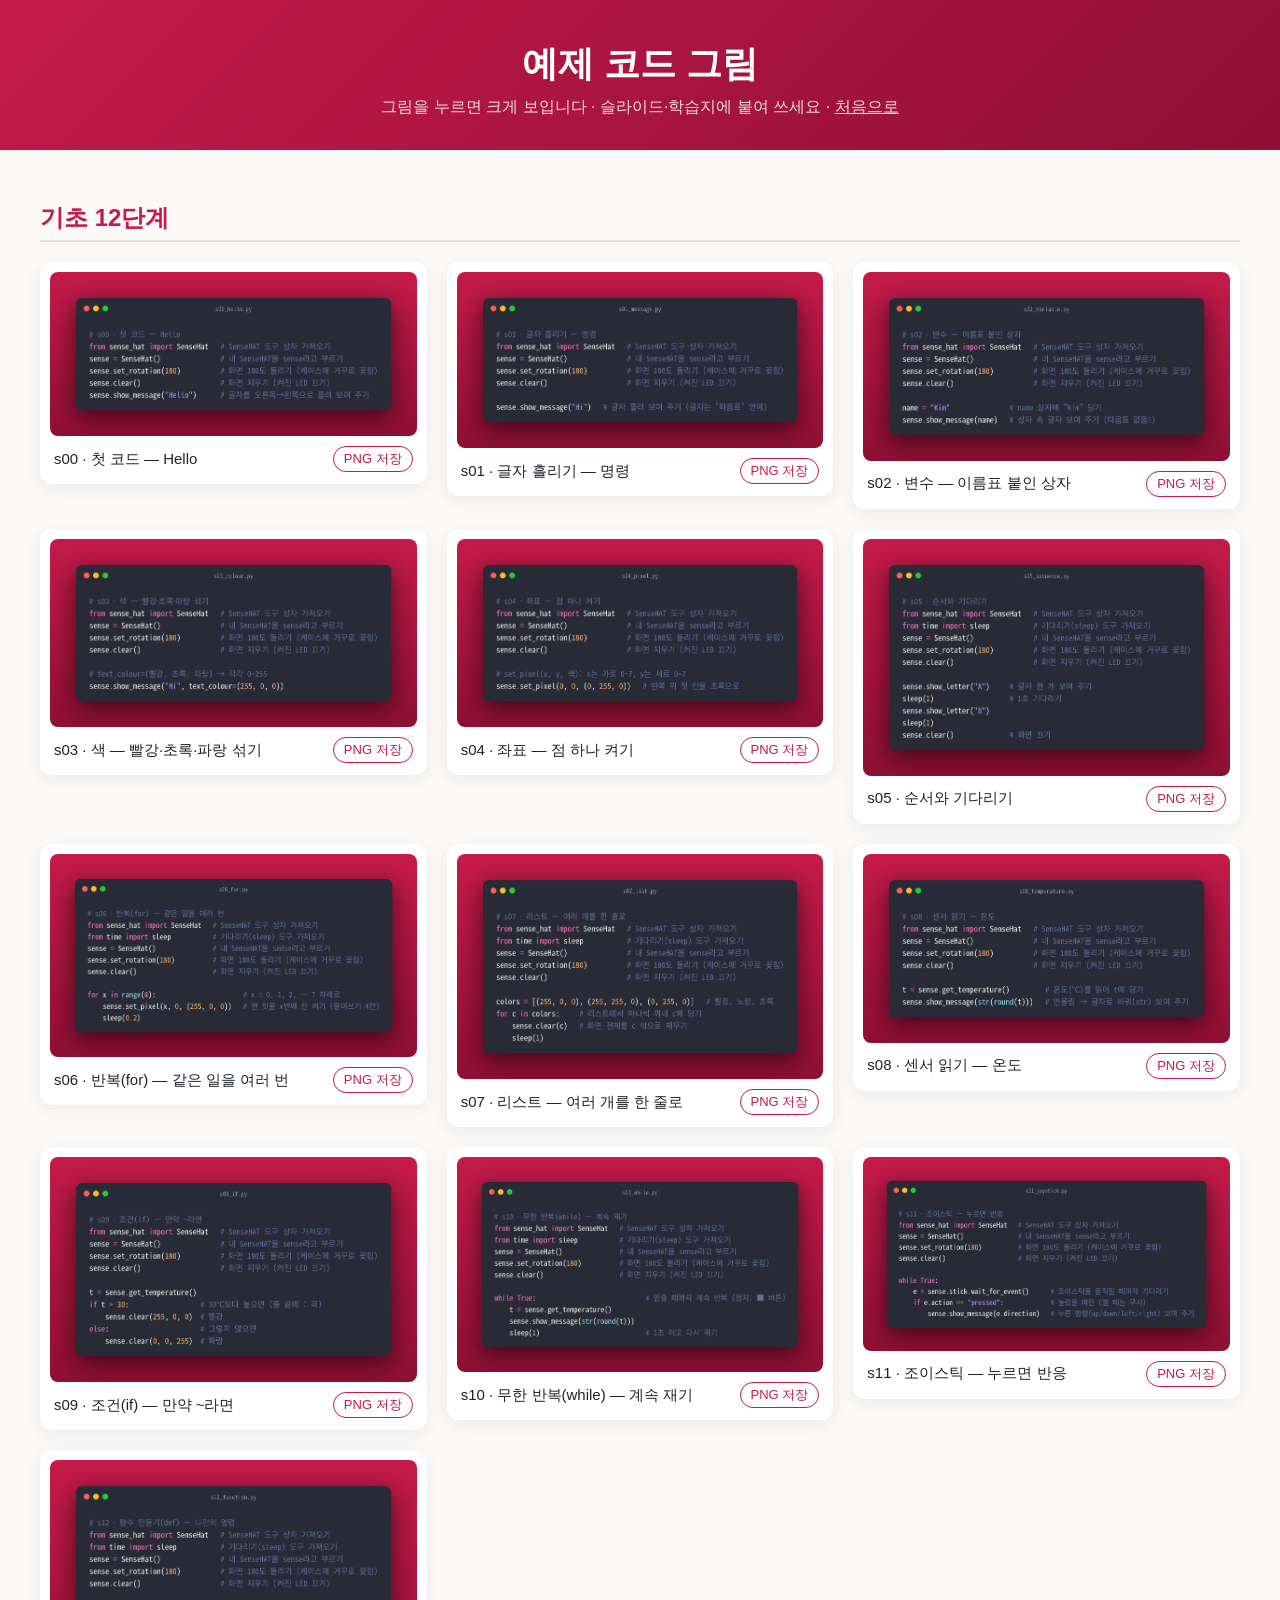
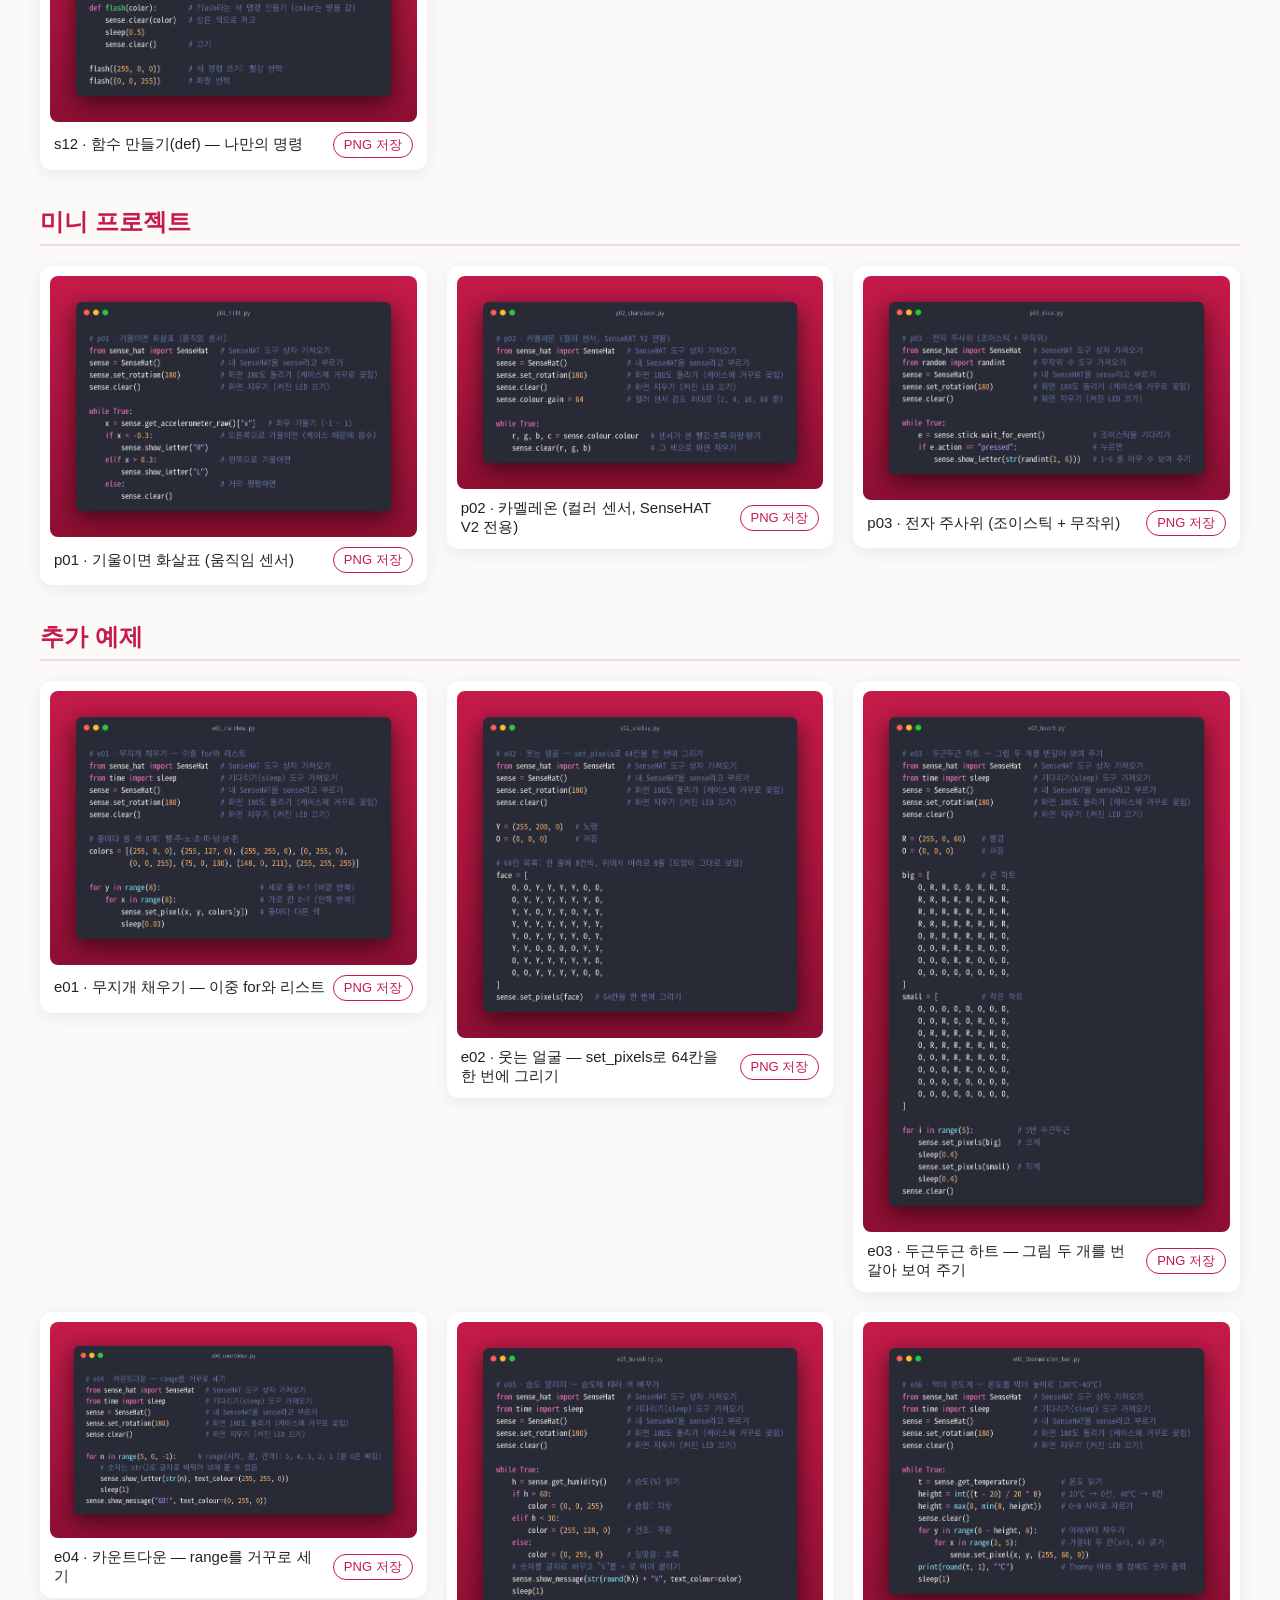
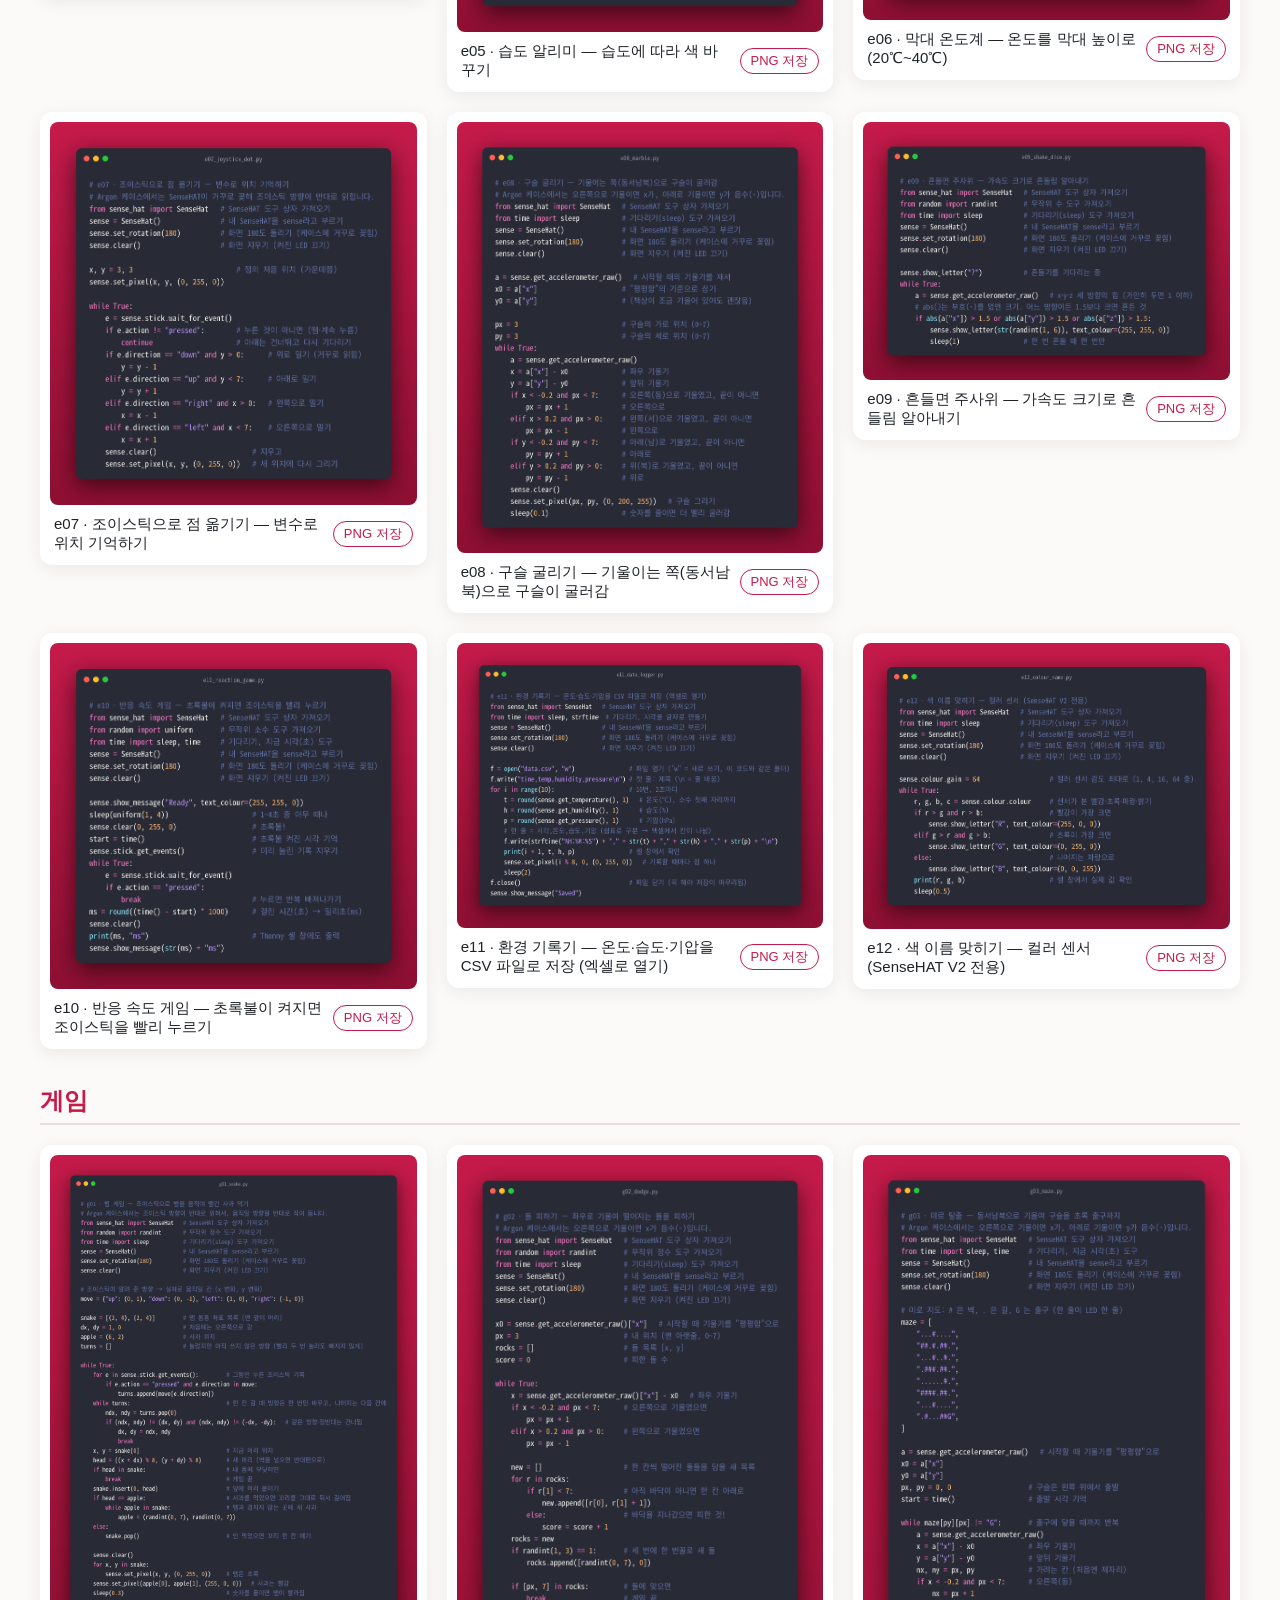
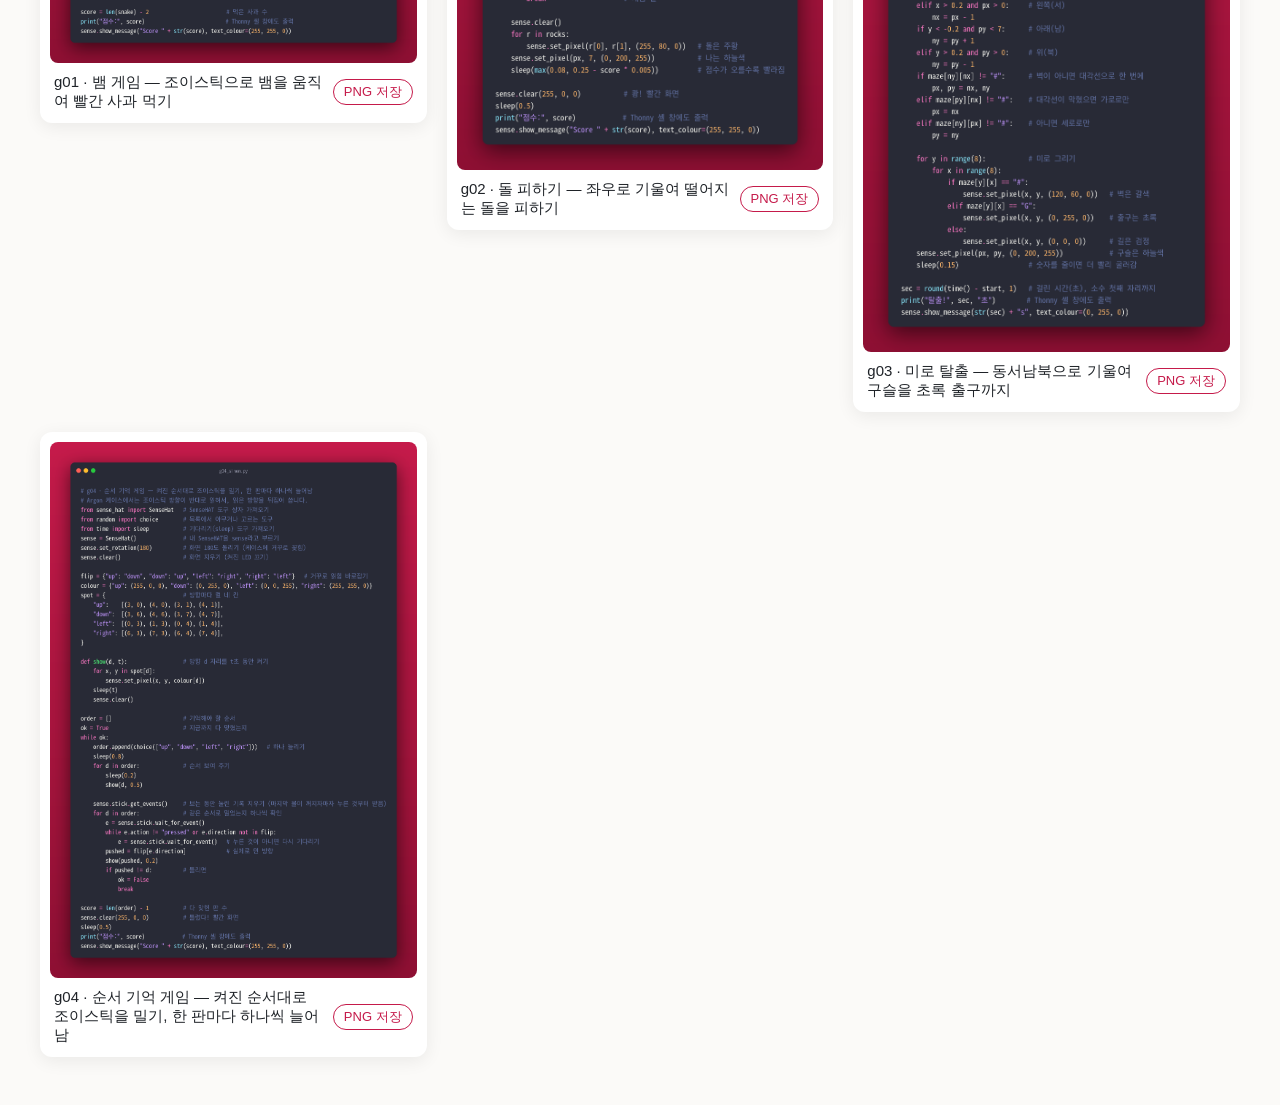
<file: code/carbon/index.html>
<!doctype html>
<html lang="ko">
<head>
<meta charset="utf-8">
<meta name="viewport" content="width=device-width, initial-scale=1">
<title>예제 코드 그림</title>
<style>
  body { margin: 0; font-family: 'NanumSquare', 'NanumGothic', 'Malgun Gothic', 'Apple SD Gothic Neo', sans-serif; background: #fbfaf8; color: #1f2328; }
  header { background: linear-gradient(135deg, #c51a4a, #8e0f33); color: #fff; padding: 40px 16px 32px; text-align: center; }
  header h1 { margin: 0 0 8px; font-size: clamp(24px, 4vw, 36px); }
  header p { margin: 0; opacity: .85; }
  header a { color: #fff; }
  main { max-width: 1200px; margin: 0 auto; padding: 16px 16px 48px; }
  h2 { color: #c51a4a; border-bottom: 2px solid #eadde1; padding-bottom: 6px; margin-top: 36px; }
  .grid { display: grid; gap: 20px; align-items: start; grid-template-columns: repeat(auto-fill, minmax(min(100%, 360px), 1fr)); }
  figure { margin: 0; background: #fff; border-radius: 12px; padding: 10px; box-shadow: 0 4px 18px rgba(0,0,0,.07); }
  figure img { width: 100%; display: block; border-radius: 8px; }
  figcaption { display: flex; justify-content: space-between; gap: 8px; align-items: center; padding: 10px 4px 2px; font-size: 15px; }
  .dl { flex: none; font-size: 13px; color: #c51a4a; text-decoration: none; border: 1px solid #c51a4a; border-radius: 999px; padding: 3px 10px; }
</style>
</head>
<body>
<header>
  <h1>예제 코드 그림</h1>
  <p>그림을 누르면 크게 보입니다 · 슬라이드·학습지에 붙여 쓰세요 · <a href="../../">처음으로</a></p>
</header>
<main>
<h2>기초 12단계</h2>
<div class="grid">
<figure><a href="s00_hello.png" target="_blank"><img src="s00_hello.png" alt="s00 · 첫 코드 — Hello" loading="lazy"></a><figcaption>s00 · 첫 코드 — Hello<a class="dl" href="s00_hello.png" download>PNG 저장</a></figcaption></figure>
<figure><a href="s01_message.png" target="_blank"><img src="s01_message.png" alt="s01 · 글자 흘리기 — 명령" loading="lazy"></a><figcaption>s01 · 글자 흘리기 — 명령<a class="dl" href="s01_message.png" download>PNG 저장</a></figcaption></figure>
<figure><a href="s02_variable.png" target="_blank"><img src="s02_variable.png" alt="s02 · 변수 — 이름표 붙인 상자" loading="lazy"></a><figcaption>s02 · 변수 — 이름표 붙인 상자<a class="dl" href="s02_variable.png" download>PNG 저장</a></figcaption></figure>
<figure><a href="s03_colour.png" target="_blank"><img src="s03_colour.png" alt="s03 · 색 — 빨강·초록·파랑 섞기" loading="lazy"></a><figcaption>s03 · 색 — 빨강·초록·파랑 섞기<a class="dl" href="s03_colour.png" download>PNG 저장</a></figcaption></figure>
<figure><a href="s04_pixel.png" target="_blank"><img src="s04_pixel.png" alt="s04 · 좌표 — 점 하나 켜기" loading="lazy"></a><figcaption>s04 · 좌표 — 점 하나 켜기<a class="dl" href="s04_pixel.png" download>PNG 저장</a></figcaption></figure>
<figure><a href="s05_sequence.png" target="_blank"><img src="s05_sequence.png" alt="s05 · 순서와 기다리기" loading="lazy"></a><figcaption>s05 · 순서와 기다리기<a class="dl" href="s05_sequence.png" download>PNG 저장</a></figcaption></figure>
<figure><a href="s06_for.png" target="_blank"><img src="s06_for.png" alt="s06 · 반복(for) — 같은 일을 여러 번" loading="lazy"></a><figcaption>s06 · 반복(for) — 같은 일을 여러 번<a class="dl" href="s06_for.png" download>PNG 저장</a></figcaption></figure>
<figure><a href="s07_list.png" target="_blank"><img src="s07_list.png" alt="s07 · 리스트 — 여러 개를 한 줄로" loading="lazy"></a><figcaption>s07 · 리스트 — 여러 개를 한 줄로<a class="dl" href="s07_list.png" download>PNG 저장</a></figcaption></figure>
<figure><a href="s08_temperature.png" target="_blank"><img src="s08_temperature.png" alt="s08 · 센서 읽기 — 온도" loading="lazy"></a><figcaption>s08 · 센서 읽기 — 온도<a class="dl" href="s08_temperature.png" download>PNG 저장</a></figcaption></figure>
<figure><a href="s09_if.png" target="_blank"><img src="s09_if.png" alt="s09 · 조건(if) — 만약 ~라면" loading="lazy"></a><figcaption>s09 · 조건(if) — 만약 ~라면<a class="dl" href="s09_if.png" download>PNG 저장</a></figcaption></figure>
<figure><a href="s10_while.png" target="_blank"><img src="s10_while.png" alt="s10 · 무한 반복(while) — 계속 재기" loading="lazy"></a><figcaption>s10 · 무한 반복(while) — 계속 재기<a class="dl" href="s10_while.png" download>PNG 저장</a></figcaption></figure>
<figure><a href="s11_joystick.png" target="_blank"><img src="s11_joystick.png" alt="s11 · 조이스틱 — 누르면 반응" loading="lazy"></a><figcaption>s11 · 조이스틱 — 누르면 반응<a class="dl" href="s11_joystick.png" download>PNG 저장</a></figcaption></figure>
<figure><a href="s12_function.png" target="_blank"><img src="s12_function.png" alt="s12 · 함수 만들기(def) — 나만의 명령" loading="lazy"></a><figcaption>s12 · 함수 만들기(def) — 나만의 명령<a class="dl" href="s12_function.png" download>PNG 저장</a></figcaption></figure>
</div>
<h2>미니 프로젝트</h2>
<div class="grid">
<figure><a href="p01_tilt.png" target="_blank"><img src="p01_tilt.png" alt="p01 · 기울이면 화살표 (움직임 센서)" loading="lazy"></a><figcaption>p01 · 기울이면 화살표 (움직임 센서)<a class="dl" href="p01_tilt.png" download>PNG 저장</a></figcaption></figure>
<figure><a href="p02_chameleon.png" target="_blank"><img src="p02_chameleon.png" alt="p02 · 카멜레온 (컬러 센서, SenseHAT V2 전용)" loading="lazy"></a><figcaption>p02 · 카멜레온 (컬러 센서, SenseHAT V2 전용)<a class="dl" href="p02_chameleon.png" download>PNG 저장</a></figcaption></figure>
<figure><a href="p03_dice.png" target="_blank"><img src="p03_dice.png" alt="p03 · 전자 주사위 (조이스틱 + 무작위)" loading="lazy"></a><figcaption>p03 · 전자 주사위 (조이스틱 + 무작위)<a class="dl" href="p03_dice.png" download>PNG 저장</a></figcaption></figure>
</div>
<h2>추가 예제</h2>
<div class="grid">
<figure><a href="e01_rainbow.png" target="_blank"><img src="e01_rainbow.png" alt="e01 · 무지개 채우기 — 이중 for와 리스트" loading="lazy"></a><figcaption>e01 · 무지개 채우기 — 이중 for와 리스트<a class="dl" href="e01_rainbow.png" download>PNG 저장</a></figcaption></figure>
<figure><a href="e02_smiley.png" target="_blank"><img src="e02_smiley.png" alt="e02 · 웃는 얼굴 — set_pixels로 64칸을 한 번에 그리기" loading="lazy"></a><figcaption>e02 · 웃는 얼굴 — set_pixels로 64칸을 한 번에 그리기<a class="dl" href="e02_smiley.png" download>PNG 저장</a></figcaption></figure>
<figure><a href="e03_heart.png" target="_blank"><img src="e03_heart.png" alt="e03 · 두근두근 하트 — 그림 두 개를 번갈아 보여 주기" loading="lazy"></a><figcaption>e03 · 두근두근 하트 — 그림 두 개를 번갈아 보여 주기<a class="dl" href="e03_heart.png" download>PNG 저장</a></figcaption></figure>
<figure><a href="e04_countdown.png" target="_blank"><img src="e04_countdown.png" alt="e04 · 카운트다운 — range를 거꾸로 세기" loading="lazy"></a><figcaption>e04 · 카운트다운 — range를 거꾸로 세기<a class="dl" href="e04_countdown.png" download>PNG 저장</a></figcaption></figure>
<figure><a href="e05_humidity.png" target="_blank"><img src="e05_humidity.png" alt="e05 · 습도 알리미 — 습도에 따라 색 바꾸기" loading="lazy"></a><figcaption>e05 · 습도 알리미 — 습도에 따라 색 바꾸기<a class="dl" href="e05_humidity.png" download>PNG 저장</a></figcaption></figure>
<figure><a href="e06_thermometer_bar.png" target="_blank"><img src="e06_thermometer_bar.png" alt="e06 · 막대 온도계 — 온도를 막대 높이로 (20℃~40℃)" loading="lazy"></a><figcaption>e06 · 막대 온도계 — 온도를 막대 높이로 (20℃~40℃)<a class="dl" href="e06_thermometer_bar.png" download>PNG 저장</a></figcaption></figure>
<figure><a href="e07_joystick_dot.png" target="_blank"><img src="e07_joystick_dot.png" alt="e07 · 조이스틱으로 점 옮기기 — 변수로 위치 기억하기" loading="lazy"></a><figcaption>e07 · 조이스틱으로 점 옮기기 — 변수로 위치 기억하기<a class="dl" href="e07_joystick_dot.png" download>PNG 저장</a></figcaption></figure>
<figure><a href="e08_marble.png" target="_blank"><img src="e08_marble.png" alt="e08 · 구슬 굴리기 — 기울이는 쪽(동서남북)으로 구슬이 굴러감" loading="lazy"></a><figcaption>e08 · 구슬 굴리기 — 기울이는 쪽(동서남북)으로 구슬이 굴러감<a class="dl" href="e08_marble.png" download>PNG 저장</a></figcaption></figure>
<figure><a href="e09_shake_dice.png" target="_blank"><img src="e09_shake_dice.png" alt="e09 · 흔들면 주사위 — 가속도 크기로 흔들림 알아내기" loading="lazy"></a><figcaption>e09 · 흔들면 주사위 — 가속도 크기로 흔들림 알아내기<a class="dl" href="e09_shake_dice.png" download>PNG 저장</a></figcaption></figure>
<figure><a href="e10_reaction_game.png" target="_blank"><img src="e10_reaction_game.png" alt="e10 · 반응 속도 게임 — 초록불이 켜지면 조이스틱을 빨리 누르기" loading="lazy"></a><figcaption>e10 · 반응 속도 게임 — 초록불이 켜지면 조이스틱을 빨리 누르기<a class="dl" href="e10_reaction_game.png" download>PNG 저장</a></figcaption></figure>
<figure><a href="e11_data_logger.png" target="_blank"><img src="e11_data_logger.png" alt="e11 · 환경 기록기 — 온도·습도·기압을 CSV 파일로 저장 (엑셀로 열기)" loading="lazy"></a><figcaption>e11 · 환경 기록기 — 온도·습도·기압을 CSV 파일로 저장 (엑셀로 열기)<a class="dl" href="e11_data_logger.png" download>PNG 저장</a></figcaption></figure>
<figure><a href="e12_colour_name.png" target="_blank"><img src="e12_colour_name.png" alt="e12 · 색 이름 맞히기 — 컬러 센서 (SenseHAT V2 전용)" loading="lazy"></a><figcaption>e12 · 색 이름 맞히기 — 컬러 센서 (SenseHAT V2 전용)<a class="dl" href="e12_colour_name.png" download>PNG 저장</a></figcaption></figure>
</div>
<h2>게임</h2>
<div class="grid">
<figure><a href="g01_snake.png" target="_blank"><img src="g01_snake.png" alt="g01 · 뱀 게임 — 조이스틱으로 뱀을 움직여 빨간 사과 먹기" loading="lazy"></a><figcaption>g01 · 뱀 게임 — 조이스틱으로 뱀을 움직여 빨간 사과 먹기<a class="dl" href="g01_snake.png" download>PNG 저장</a></figcaption></figure>
<figure><a href="g02_dodge.png" target="_blank"><img src="g02_dodge.png" alt="g02 · 돌 피하기 — 좌우로 기울여 떨어지는 돌을 피하기" loading="lazy"></a><figcaption>g02 · 돌 피하기 — 좌우로 기울여 떨어지는 돌을 피하기<a class="dl" href="g02_dodge.png" download>PNG 저장</a></figcaption></figure>
<figure><a href="g03_maze.png" target="_blank"><img src="g03_maze.png" alt="g03 · 미로 탈출 — 동서남북으로 기울여 구슬을 초록 출구까지" loading="lazy"></a><figcaption>g03 · 미로 탈출 — 동서남북으로 기울여 구슬을 초록 출구까지<a class="dl" href="g03_maze.png" download>PNG 저장</a></figcaption></figure>
<figure><a href="g04_simon.png" target="_blank"><img src="g04_simon.png" alt="g04 · 순서 기억 게임 — 켜진 순서대로 조이스틱을 밀기, 한 판마다 하나씩 늘어남" loading="lazy"></a><figcaption>g04 · 순서 기억 게임 — 켜진 순서대로 조이스틱을 밀기, 한 판마다 하나씩 늘어남<a class="dl" href="g04_simon.png" download>PNG 저장</a></figcaption></figure>
</div>
</main>
</body>
</html>
</file>
